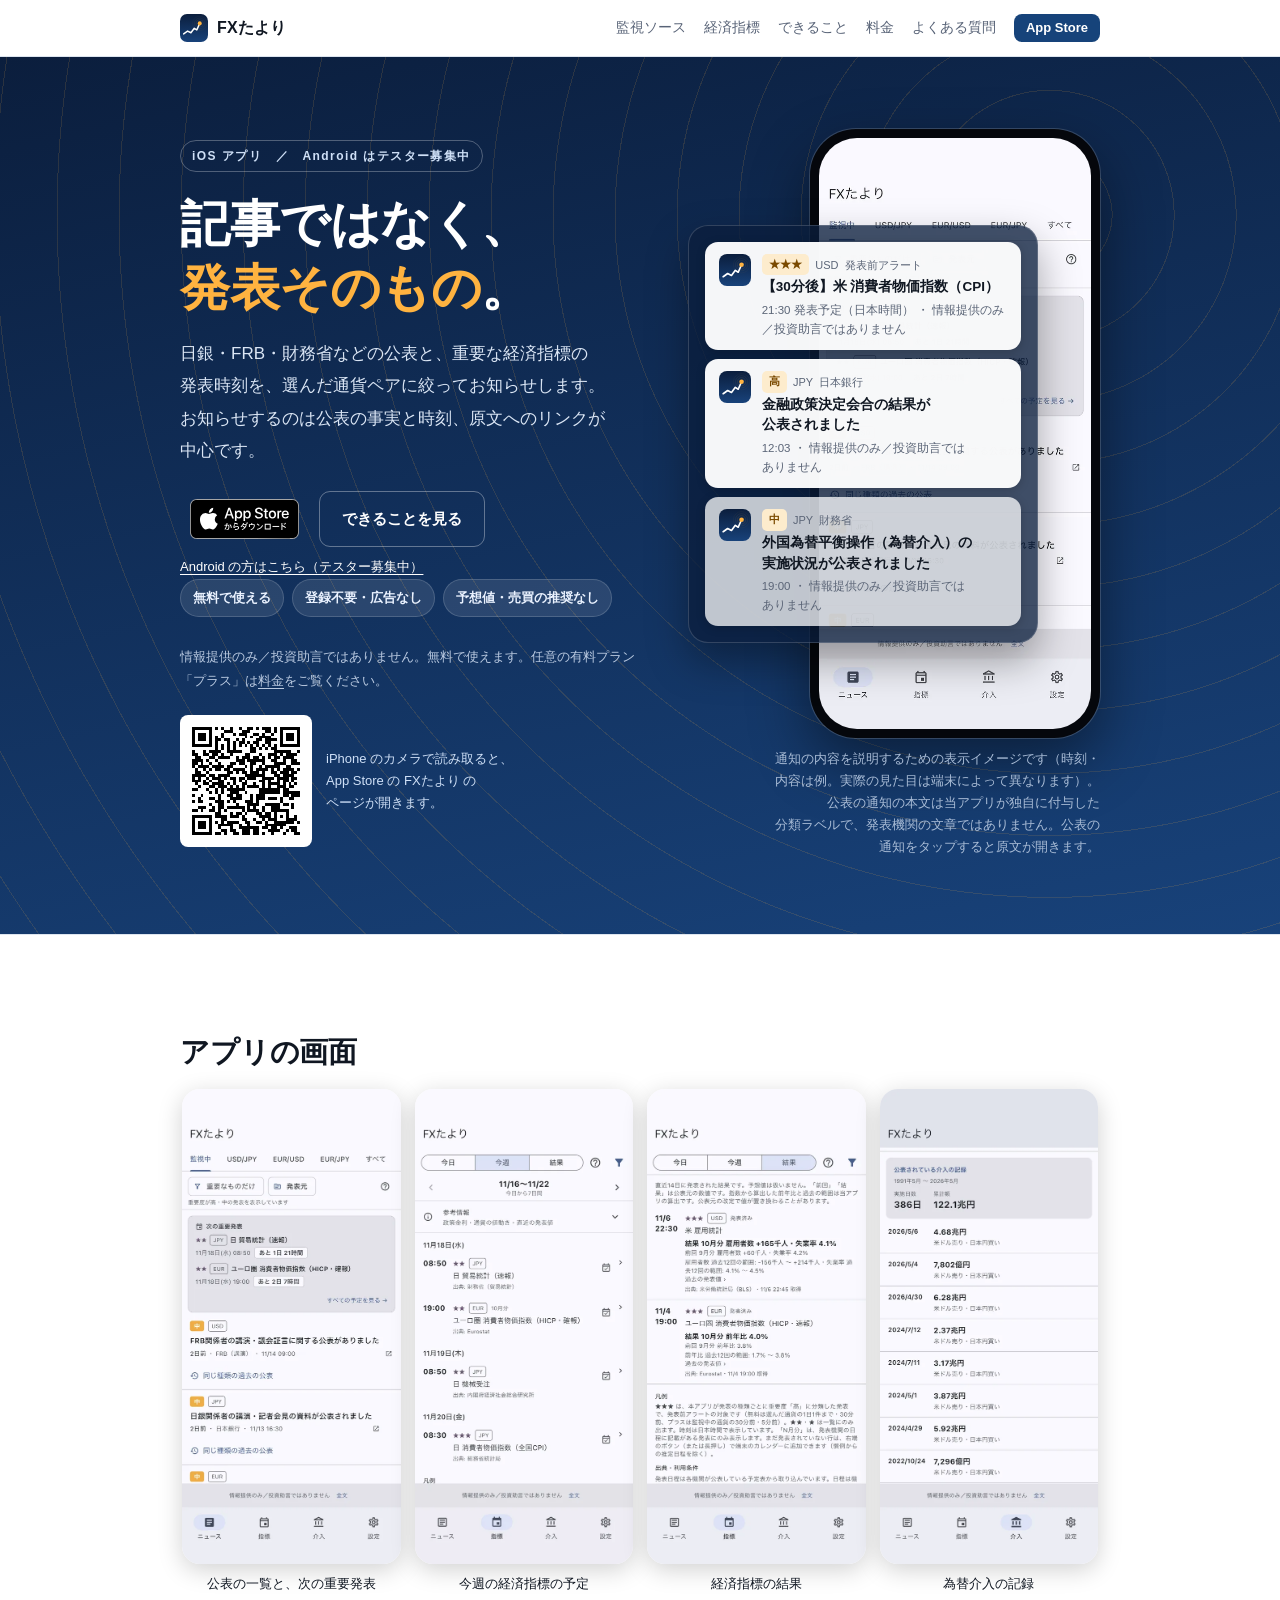
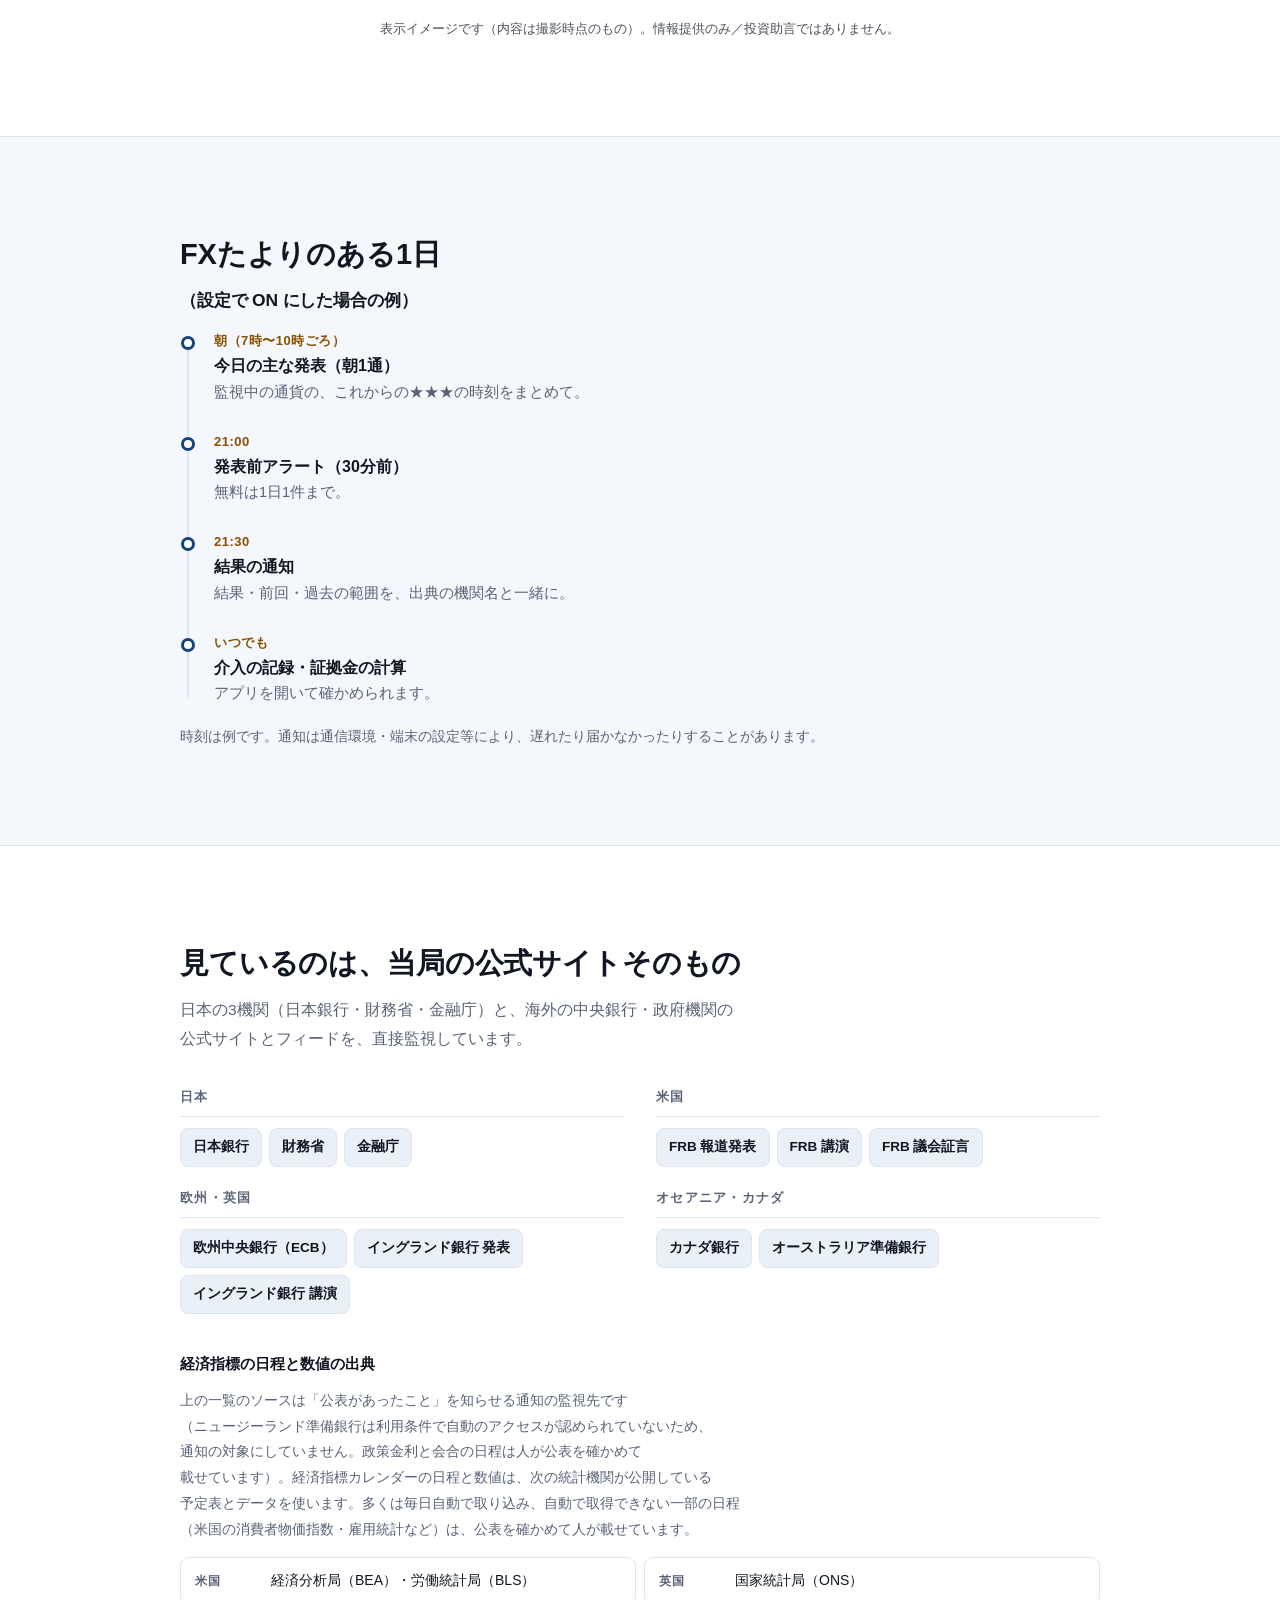
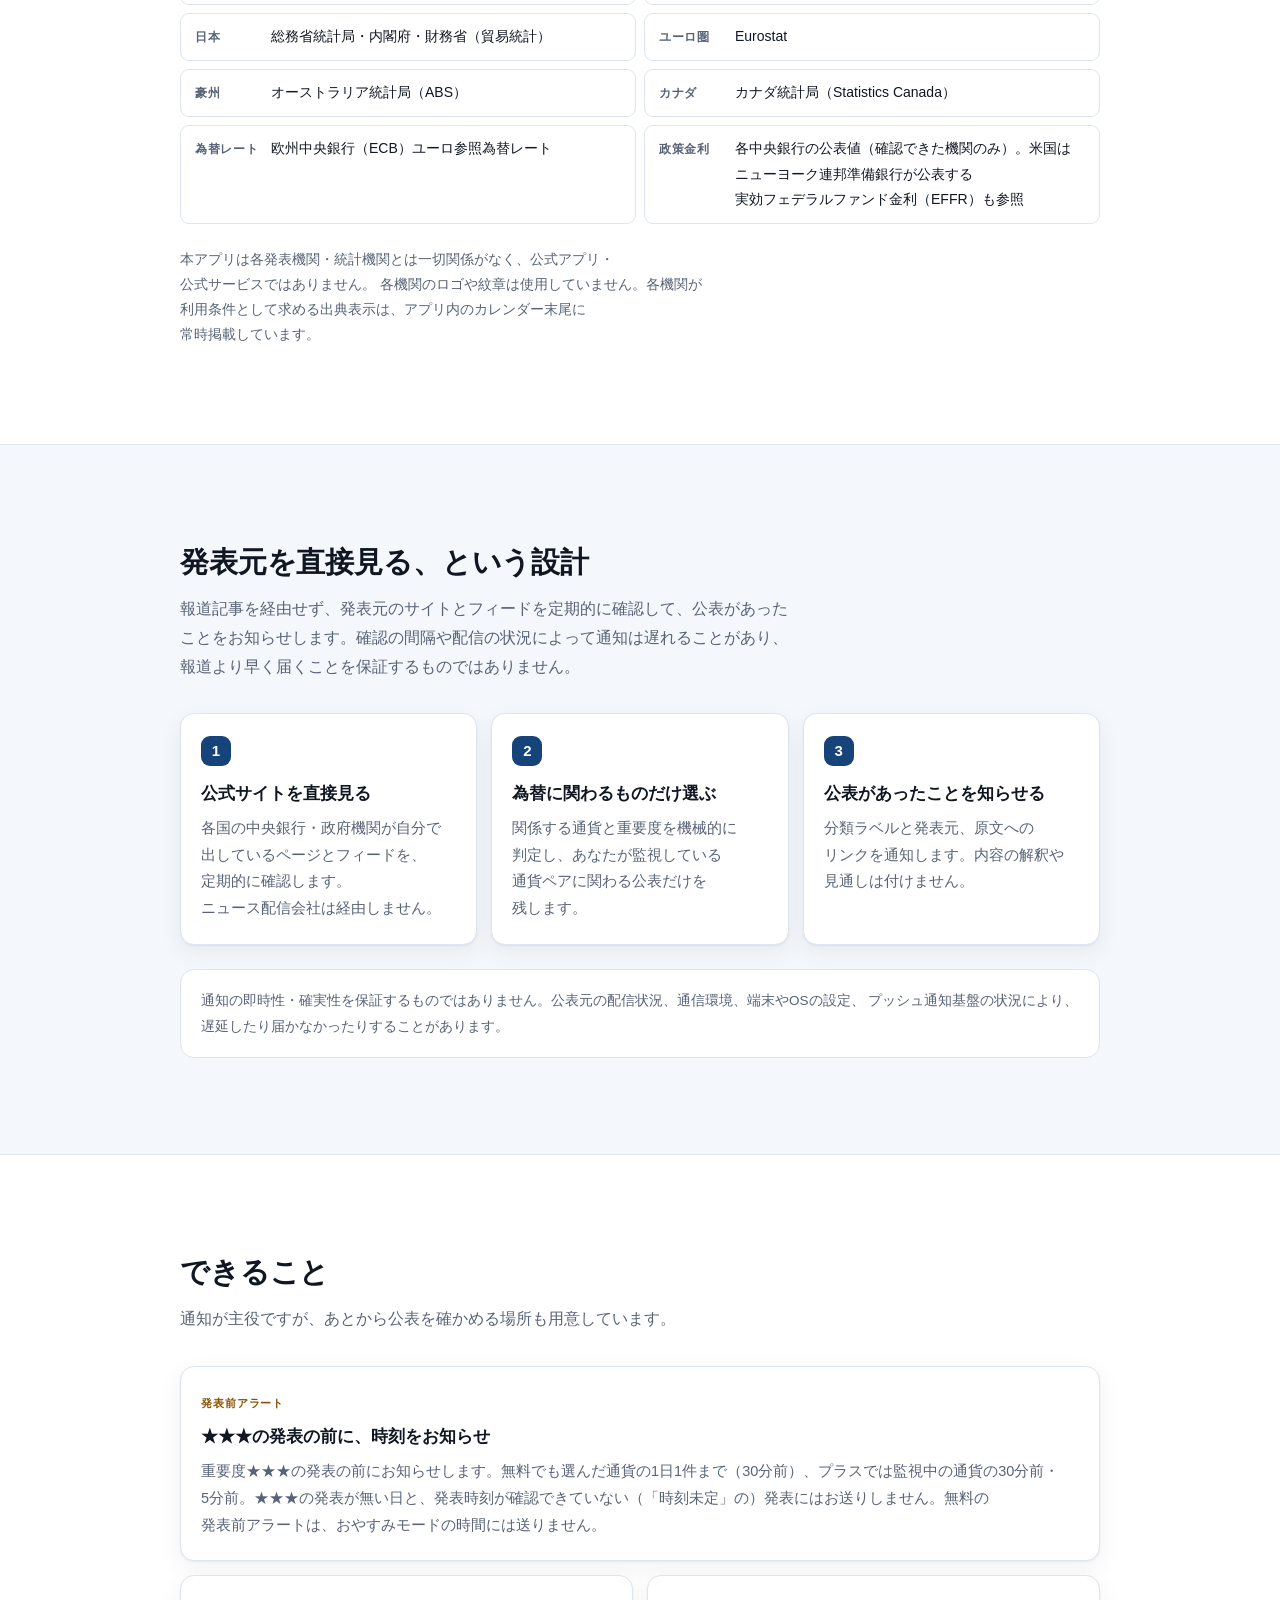
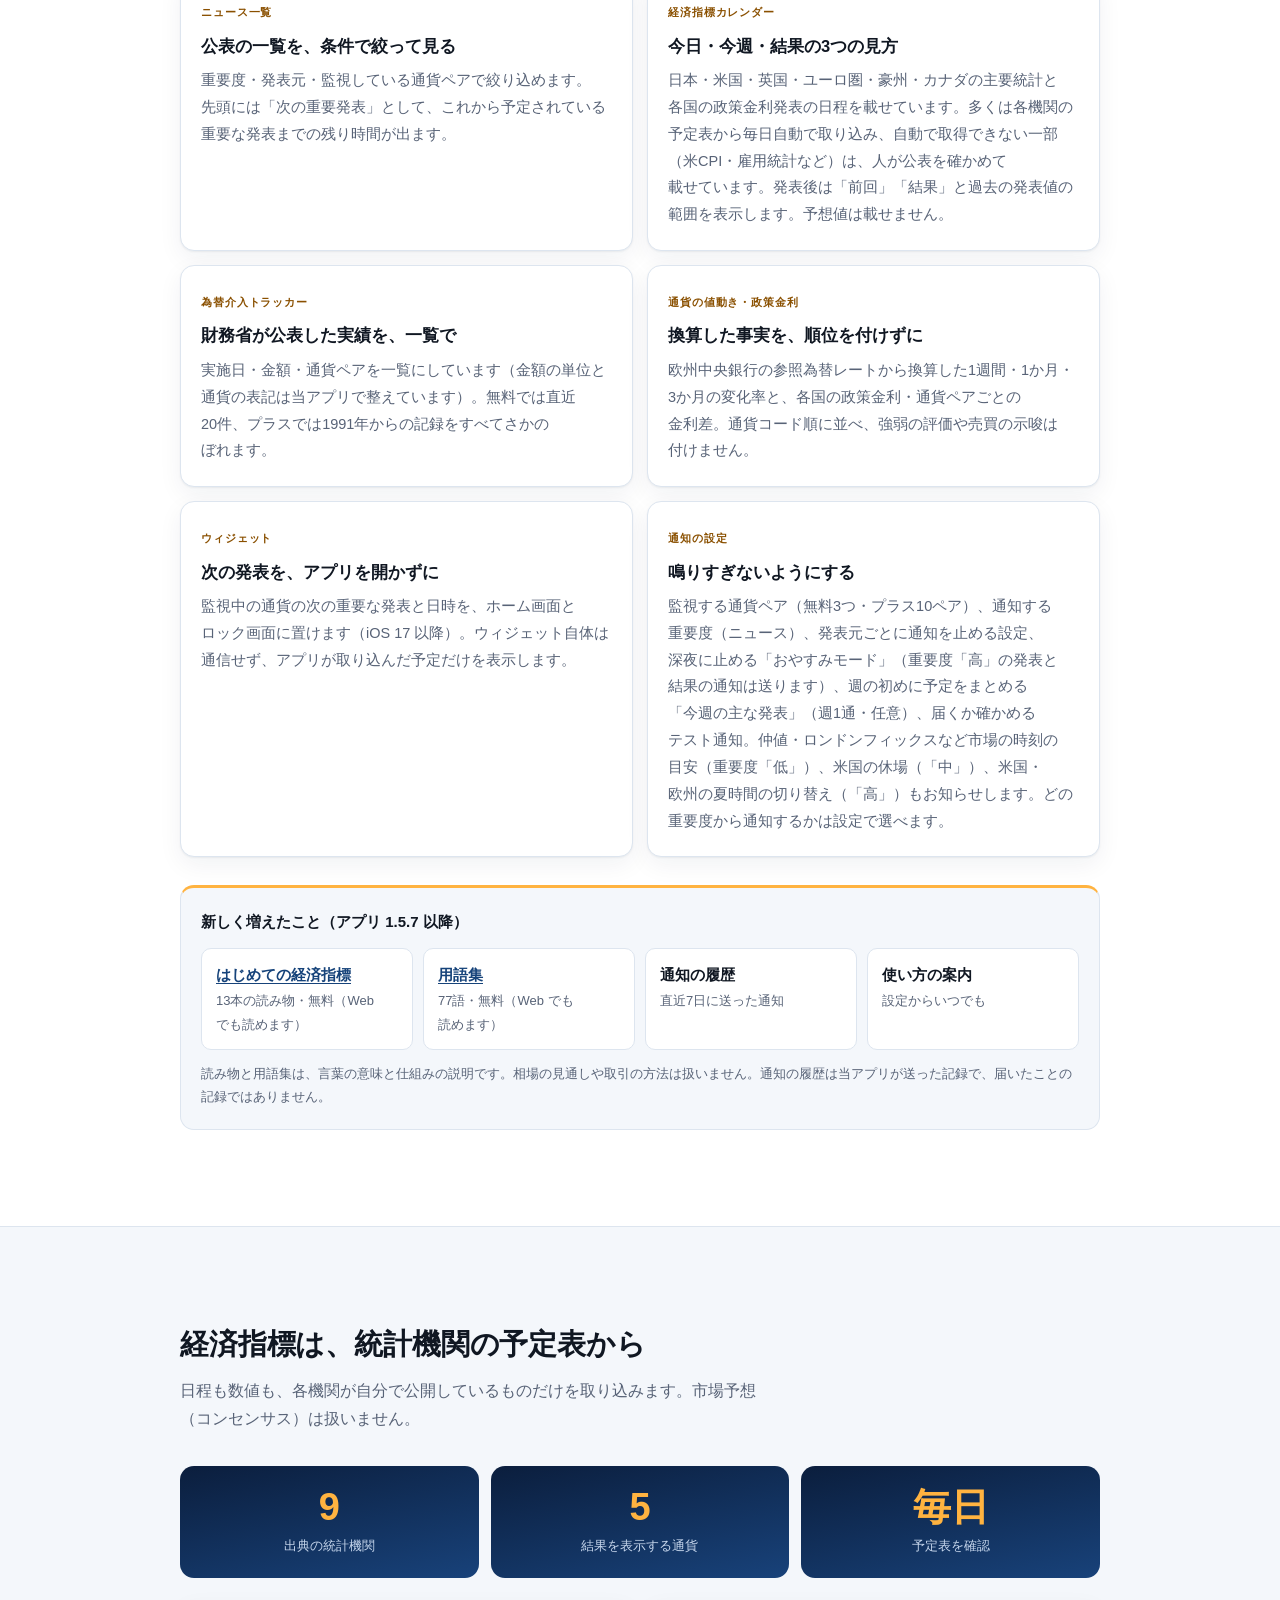
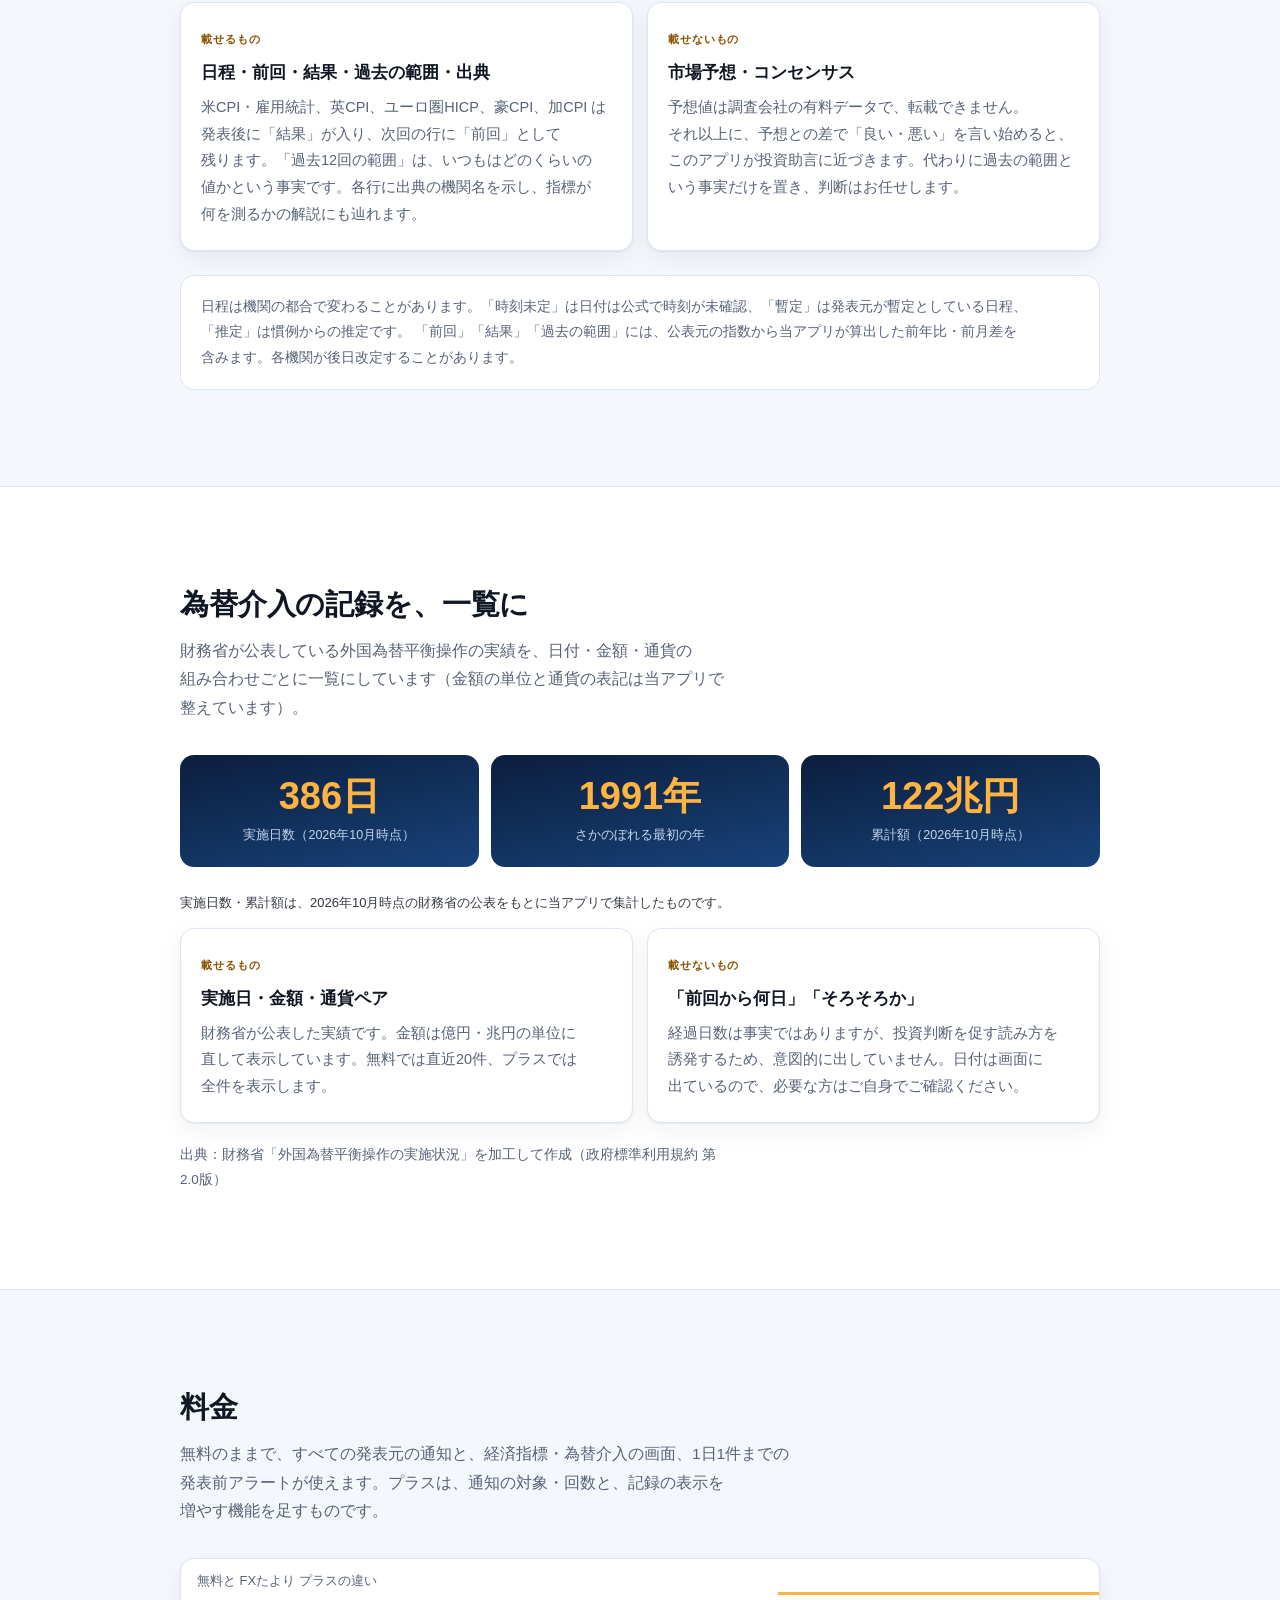
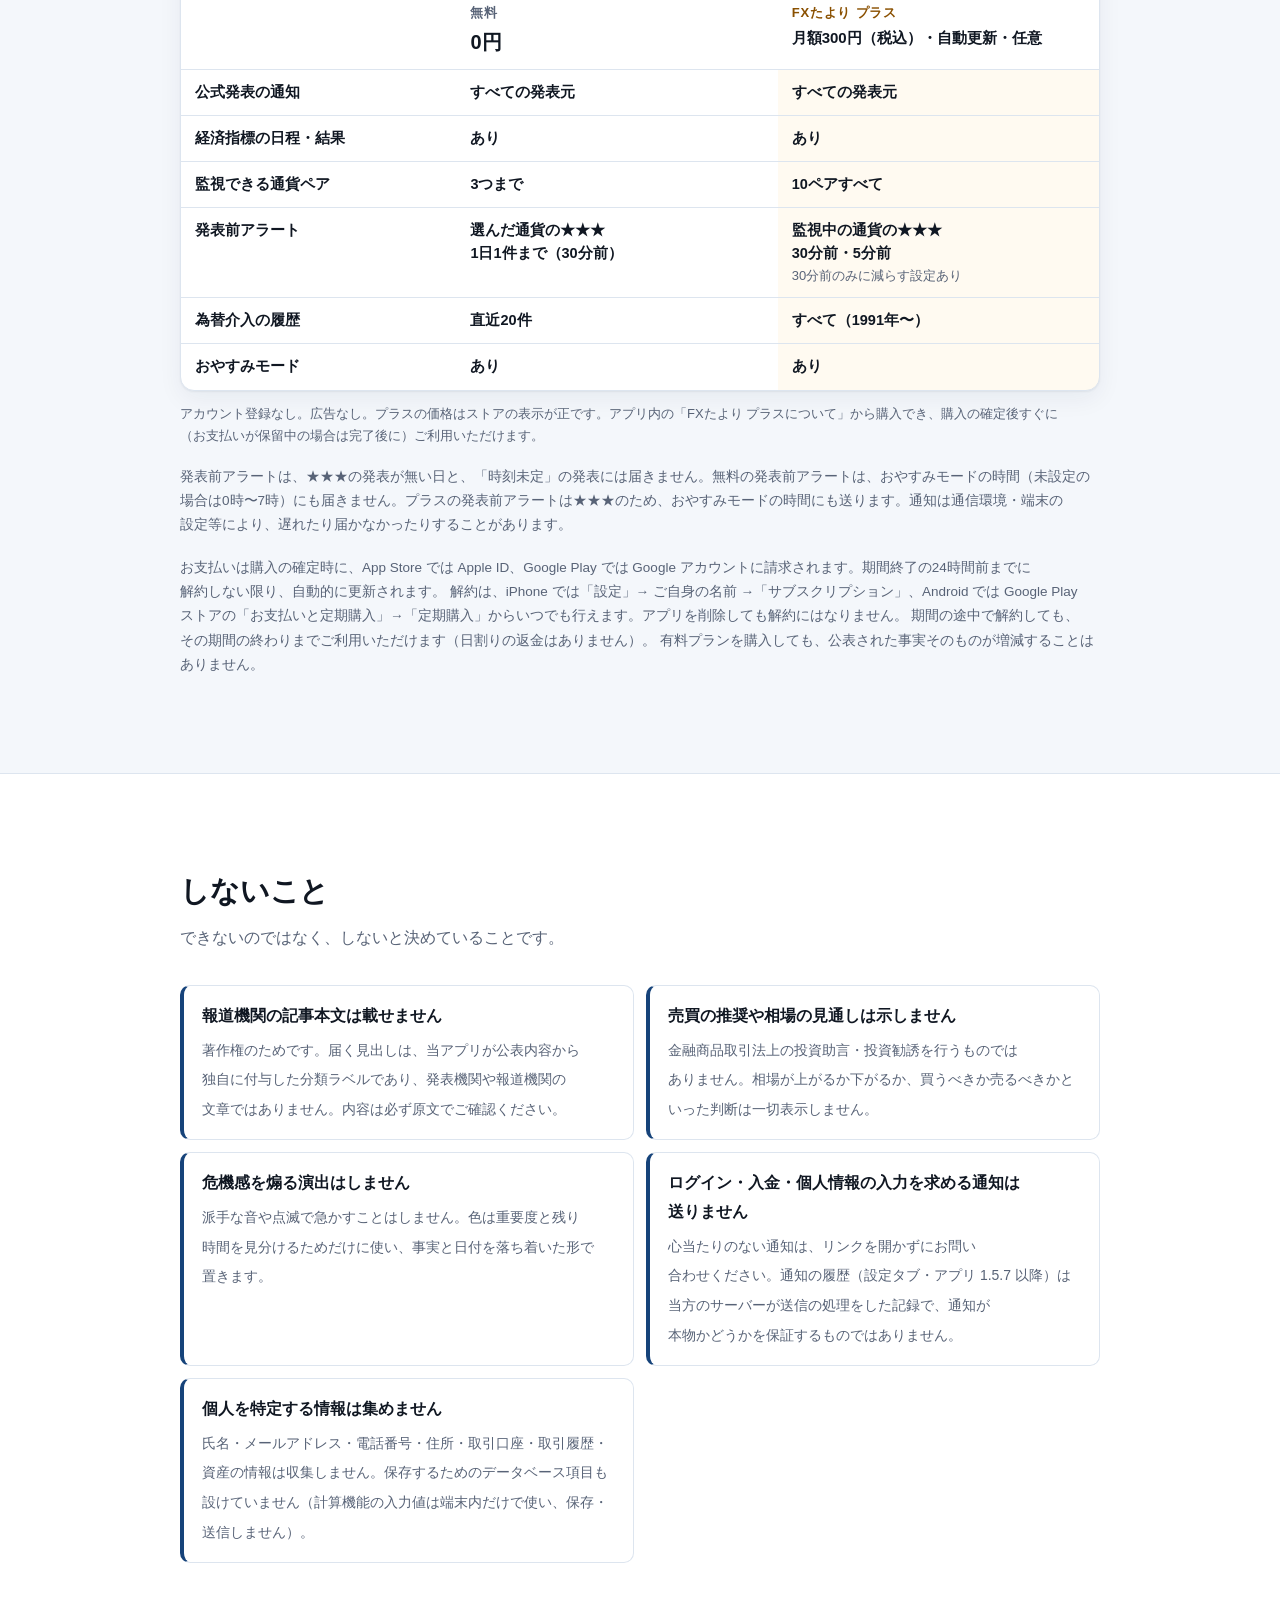
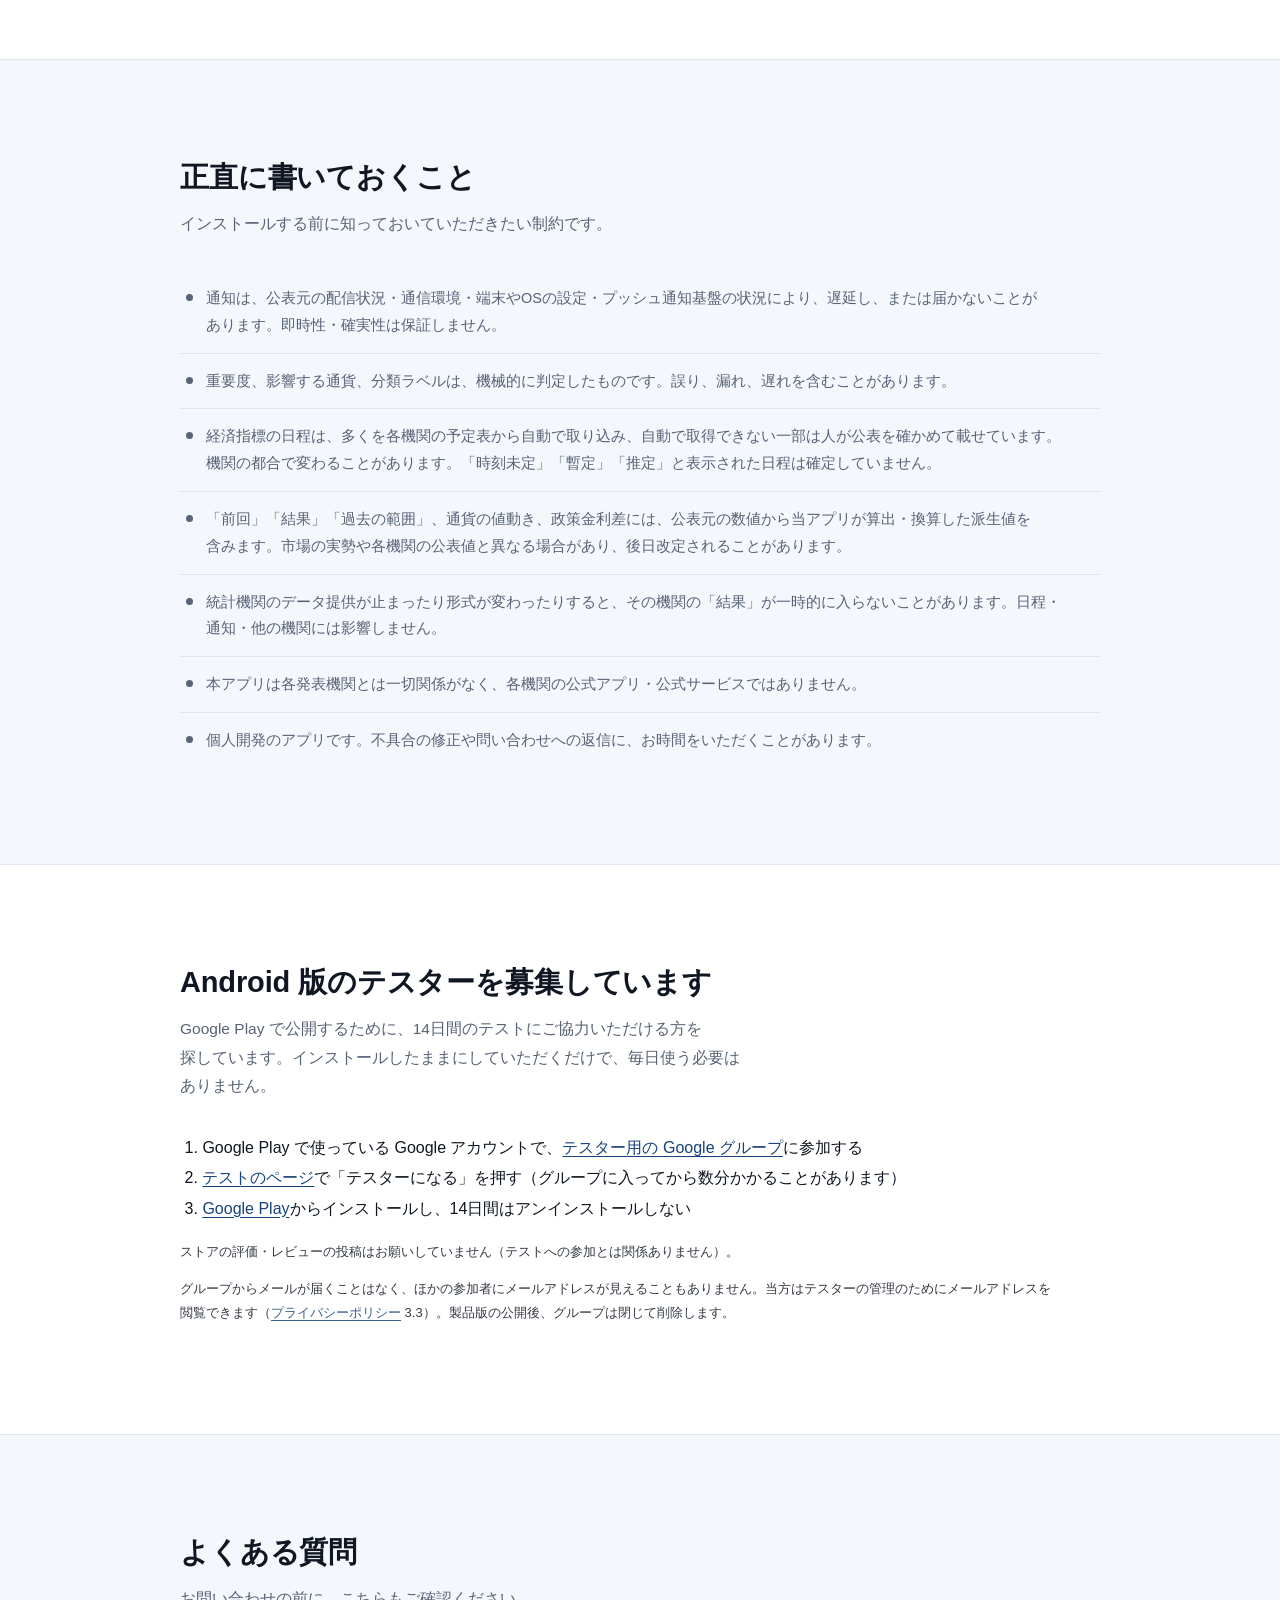
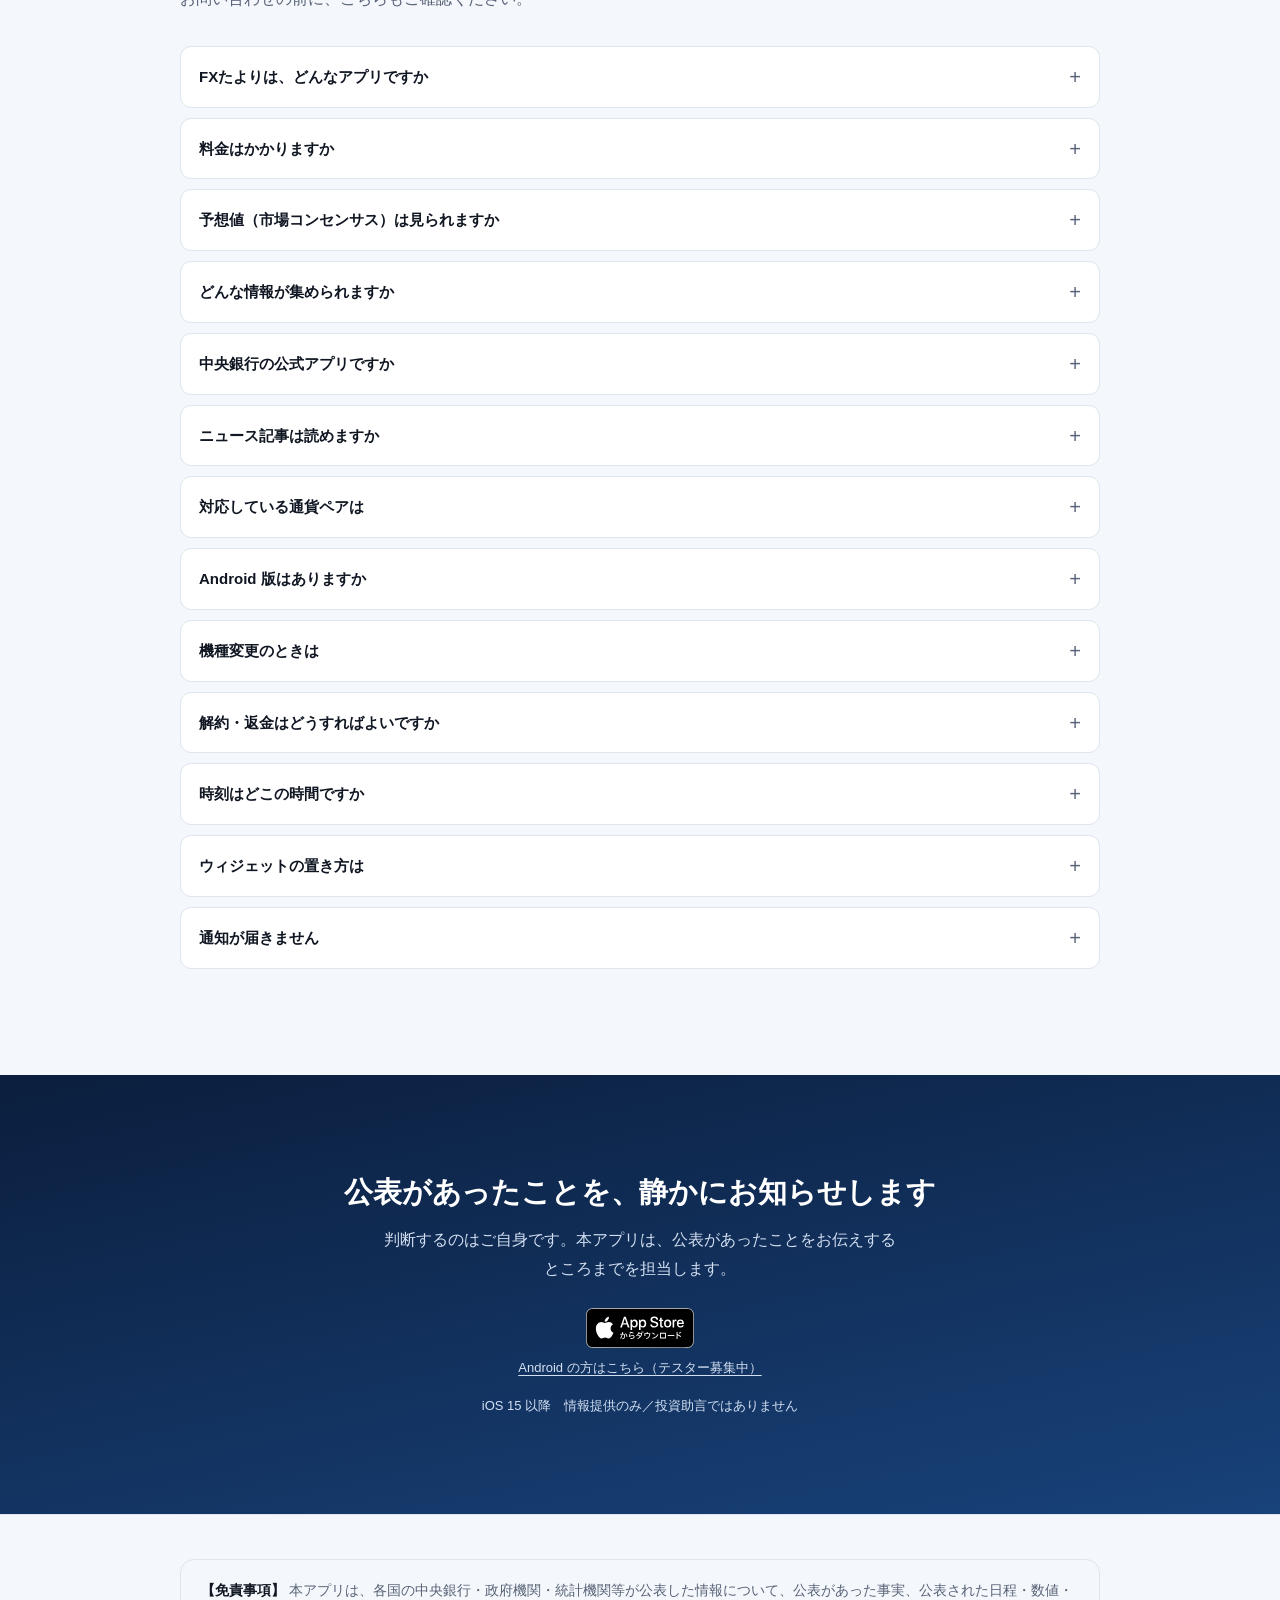
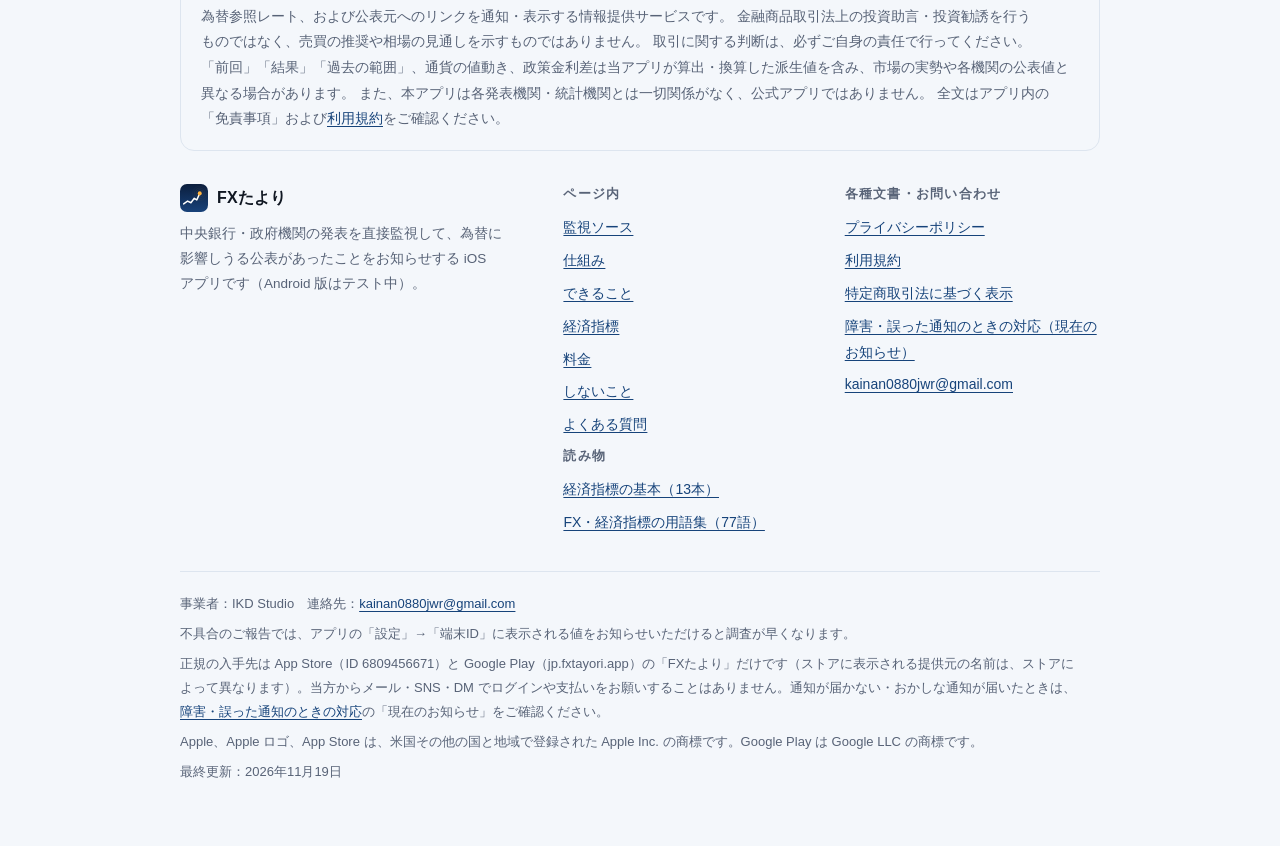
<file: index.html>
<!DOCTYPE html>
<html lang="ja">
<head>
<meta charset="UTF-8">
<meta name="viewport" content="width=device-width, initial-scale=1">
<meta name="google-site-verification" content="IavBgMy1ngc5AR4bJVFGfvv6jiOWJNefcgi2mCF9Tp8" />
<meta http-equiv="Content-Security-Policy" content="default-src 'none'; img-src 'self' data:; style-src 'self' 'unsafe-inline'; base-uri 'none'; form-action 'none'">
<meta name="referrer" content="strict-origin-when-cross-origin">
<title>FXたより — 日銀・FRB・経済指標の発表を通知する為替アプリ</title>
<meta name="description" content="日本銀行・財務省・金融庁・FRB・ECBなどの公式発表を直接監視し、為替に影響しうる公表があったことをお知らせするiOSアプリ（Android はテスター募集中）。経済指標の基本（13本）と用語集（77語）も無料で読めます。予想値は載せません。">
<meta name="apple-itunes-app" content="app-id=6809456671">
<meta name="format-detection" content="telephone=no">
<meta name="color-scheme" content="light dark">
<meta name="theme-color" content="#0b1e3d" media="(prefers-color-scheme: light)">
<meta name="theme-color" content="#0a1424" media="(prefers-color-scheme: dark)">
<meta property="og:type" content="website">
<meta property="og:locale" content="ja_JP">
<meta property="og:site_name" content="FXたより">
<meta property="og:title" content="FXたより — 記事ではなく、発表そのもの。">
<meta property="og:description" content="中央銀行・政府機関の公式発表を直接監視して、為替に影響しうる公表があったことをお知らせします。">
<meta property="og:url" content="https://kainan0880jwr.github.io/fxtayori/">
<meta name="twitter:card" content="summary_large_image">
<meta name="twitter:image" content="https://kainan0880jwr.github.io/fxtayori/og.png">
<meta property="og:image" content="https://kainan0880jwr.github.io/fxtayori/og.png">
<meta property="og:image:width" content="1200">
<meta property="og:image:height" content="630">
<meta property="og:image:alt" content="FXたより — 記事ではなく、発表そのもの。">
<link rel="canonical" href="https://kainan0880jwr.github.io/fxtayori/">
<link rel="alternate" type="text/plain" href="llms.txt" title="FXたより の要約（AI 向け）">
<link rel="apple-touch-icon" href="apple-touch-icon.png">
<script type="application/ld+json">
{
  "@context": "https://schema.org",
  "@type": "MobileApplication",
  "name": "FXたより 為替ニュース通知",
  "operatingSystem": "iOS 15.0 以降",
  "applicationCategory": "FinanceApplication",
  "inLanguage": "ja",
  "description": "中央銀行・政府機関の公式発表を直接監視して、為替に影響しうる公表があったことをお知らせします。経済指標の日程と結果、為替介入の記録も。情報提供のみ／投資助言ではありません。",
  "url": "https://kainan0880jwr.github.io/fxtayori/",
  "installUrl": "https://apps.apple.com/jp/app/id6809456671",
  "screenshot": [
    "https://kainan0880jwr.github.io/fxtayori/img/shot_news.webp",
    "https://kainan0880jwr.github.io/fxtayori/img/shot_week.webp",
    "https://kainan0880jwr.github.io/fxtayori/img/shot_results.webp",
    "https://kainan0880jwr.github.io/fxtayori/img/shot_intervention.webp"
  ],
  "featureList": [
    "中央銀行・政府機関の公表があったことの通知（原文へのリンク付き）",
    "経済指標の日程・前回・結果・過去の範囲",
    "重要度★★★の発表前アラート（無料は選んだ通貨の1日1件まで・30分前）",
    "為替介入の記録（無料は直近20件）",
    "おやすみモード・発表元ごとの通知の停止",
    "証拠金・pips の計算",
    "経済指標の基本（13本の読み物）と FX・経済指標の用語集（77語）"
  ],
  "offers": [
    {"@type": "Offer", "price": "0", "priceCurrency": "JPY", "description": "無料"},
    {"@type": "Offer", "price": "300", "priceCurrency": "JPY", "description": "FXたより プラス（月額・税込・自動更新・任意）",
     "priceSpecification": {"@type": "UnitPriceSpecification", "price": "300", "priceCurrency": "JPY", "billingDuration": "P1M"}}
  ],
  "author": {"@type": "Organization", "name": "IKD Studio"}
}
</script>
<link rel="icon" href="data:image/svg+xml,%3Csvg xmlns='http://www.w3.org/2000/svg' viewBox='0 0 100 100'%3E%3Crect width='100' height='100' rx='22' fill='%230f2a52'/%3E%3Cpath d='M13 71 27 61 39 67 51 51 60 57 70.5 33.5' fill='none' stroke='%23fff' stroke-width='9' stroke-linecap='round' stroke-linejoin='round'/%3E%3Ccircle cx='70.5' cy='33.5' r='13' fill='%23ffb340'/%3E%3C/svg%3E">
<style>
:root{
  --navy-900:#0b1e3d;
  --navy-700:#18427a;
  --navy-600:#16437a;
  --amber:#ffb340;
  --amber-ink:#8a5000;

  --bg:#ffffff;
  --surface:#f4f7fb;
  --surface-2:#eaf0f8;
  --text:#101722;
  --muted:#586377;
  --line:#dde5ef;
  --link:var(--navy-600);
  --radius:14px;
  --maxw:960px;
  --shadow:0 1px 2px rgba(11,30,61,.06), 0 8px 24px rgba(11,30,61,.06);
}
@media (prefers-color-scheme: dark){
  :root{
    --bg:#0a1424;
    --surface:#101f36;
    --surface-2:#16294a;
    --text:#e7edf6;
    --muted:#9dabc2;
    --line:#1f3559;
    --link:#8fbcf0;
    --amber-ink:var(--amber);
    --shadow:0 1px 2px rgba(0,0,0,.4), 0 8px 24px rgba(0,0,0,.35);
  }
}

*,*::before,*::after{box-sizing:border-box}
html{-webkit-text-size-adjust:100%; scroll-behavior:smooth}
@media (prefers-reduced-motion: reduce){ html{scroll-behavior:auto} }
body{
  margin:0;
  background:var(--bg);
  color:var(--text);
  font-family:-apple-system, BlinkMacSystemFont, "Hiragino Sans", "Noto Sans JP", "Yu Gothic", sans-serif;
  font-size:16px;
  line-height:1.85;
  word-break:auto-phrase;
}
h1,h2,h3{font-feature-settings:"palt" 1}
h1,h2{text-wrap:balance}
img,svg{max-width:100%}
a{color:var(--link); text-underline-offset:.2em}
a:focus-visible,button:focus-visible,summary:focus-visible{outline:3px solid var(--amber); outline-offset:3px; border-radius:4px}

.wrap{max-width:var(--maxw); margin-inline:auto; padding-inline:20px}
.sr{position:absolute; width:1px; height:1px; overflow:hidden; clip:rect(0 0 0 0); white-space:nowrap}
.skip{position:absolute; left:-9999px}
.skip:focus{left:12px; top:12px; z-index:99; background:#fff; color:#0b1e3d; padding:10px 14px; border-radius:8px}

.site-header{
  position:sticky; top:0; z-index:20;
  background:var(--bg);
  background:color-mix(in srgb, var(--bg) 88%, transparent);
  backdrop-filter:saturate(140%) blur(10px);
  border-bottom:1px solid var(--line);
}
@supports not (backdrop-filter: blur(1px)){ .site-header{background:var(--bg)} }
.site-header .wrap{display:flex; align-items:center; gap:12px; height:56px}
.brand{display:flex; align-items:center; gap:9px; text-decoration:none; color:inherit; font-weight:700; letter-spacing:.01em}
.brand svg{width:28px; height:28px; border-radius:7px; display:block}
.site-header nav{margin-left:auto; display:flex; align-items:center; gap:18px; font-size:14px}
.site-header nav a{color:var(--muted); text-decoration:none}
.site-header nav a:hover{color:var(--text); text-decoration:underline}
@media (max-width:640px){ .site-header nav a.hide-sp{display:none} }
@media (max-width:420px){ .site-header nav{gap:12px} .site-header nav a.hide-xs{display:none} }
.site-header nav a.nav-cta{
  color:#fff; background:var(--navy-600); font-size:13px; font-weight:700;
  padding:5px 12px; border-radius:8px; line-height:1.4; white-space:nowrap;
}
.site-header nav a.nav-cta:hover{color:#fff; text-decoration:none; background:var(--navy-700)}

.hero{
  background:linear-gradient(168deg, var(--navy-900) 0%, var(--navy-700) 100%);
  color:#fff;
  position:relative;
  overflow:hidden;
}
.hero::before{
  content:"";
  position:absolute; inset:0;
  background:repeating-radial-gradient(circle at 82% 18%, rgba(255,179,64,.13) 0 1px, transparent 1px 62px);
  pointer-events:none;
}
.hero{padding:0}
.hero .wrap{position:relative; padding:clamp(36px,7vw,72px) 20px clamp(40px,7vw,76px)}
.eyebrow{
  display:inline-block; font-size:12px; letter-spacing:.12em; font-weight:600;
  color:#cfe0f7; border:1px solid rgba(255,255,255,.28);
  padding:4px 11px; border-radius:999px; margin:0 0 20px;
}
.hero h1{
  font-size:clamp(30px, 8vw, 50px);
  line-height:1.28; margin:0 0 18px; letter-spacing:-.01em; font-weight:800;
}
.hero h1 .amber{color:var(--amber)}
.hero .lead{font-size:clamp(15px,3.6vw,17px); line-height:1.9; color:#dbe6f5; margin:0 0 24px; max-width:34em}
.chips{display:flex; flex-wrap:wrap; gap:8px; margin:0 0 28px; padding:0; list-style:none}
.chips li{
  font-size:13px; font-weight:600; color:#eaf2ff;
  background:rgba(255,255,255,.10); border:1px solid rgba(255,255,255,.16);
  padding:6px 12px; border-radius:999px;
}
.chips li b{color:var(--amber); font-size:15px; margin-right:2px}

.hero-grid{display:grid; gap:36px; align-items:center}
@media (min-width:860px){ .hero-grid{grid-template-columns:1.15fr .85fr; gap:44px} }

.cta{display:flex; flex-wrap:wrap; gap:10px; align-items:center}
.btn{
  display:inline-flex; align-items:center; gap:8px;
  font-size:15px; font-weight:700; text-decoration:none;
  padding:13px 22px; border-radius:11px; border:1px solid transparent;
}
.btn-primary{background:var(--amber); color:#3a2200}
.btn-primary:hover{background:#ffc266}
.btn-ghost{background:transparent; color:#fff; border-color:rgba(255,255,255,.34)}
.btn-ghost:hover{background:rgba(255,255,255,.10)}
.btn[aria-disabled="true"]{opacity:.55; cursor:default; pointer-events:none}
.cta-note{font-size:13px; color:#b9c9e0; margin:14px 0 0}

.mock{
  background:rgba(255,255,255,.07);
  border:1px solid rgba(255,255,255,.16);
  border-radius:20px; padding:16px;
}
.mock-caption{font-size:13px; color:#a9bcd6; text-align:center; margin:10px 0 0; line-height:1.7}
.device{display:none}
.qr{display:none}
@media (min-width:860px){
  .hero-visual{position:relative}
  .device{
    display:block; width:290px; margin-left:auto; padding:9px;
    border-radius:46px; background:#05070c;
    box-shadow:0 0 0 1px rgba(255,255,255,.16), 0 24px 60px rgba(0,0,0,.45);
  }
  .device img{display:block; width:100%; height:auto; border-radius:38px}
  .hero-visual .mock{
    position:absolute; left:-40px; top:96px; width:350px;
    background:rgba(11,30,61,.78); box-shadow:0 18px 40px rgba(0,0,0,.35);
  }
  .hero-visual .mock-caption{text-align:right; max-width:330px; margin-left:auto}
  .qr{display:flex; gap:14px; align-items:center; margin:22px 0 0; font-size:13px; color:#cfe0f7; line-height:1.7; max-width:26em}
  .qr svg{flex:0 0 auto; display:block; border-radius:8px}
  .qr p{margin:0}
}
.badge{display:inline-block; padding:10px; margin:-10px 0}
.badge img{display:block; height:40px; width:auto}
.cta-sub{font-size:13px; margin:8px 0 0}
.cta-sub a{color:inherit}
.shots{display:flex; gap:14px; overflow-x:auto; border-radius:12px; scroll-snap-type:x mandatory; padding:4px 2px 12px; -webkit-overflow-scrolling:touch}
.shots figure{flex:0 0 68%; margin:0; scroll-snap-align:center}
.shots img{width:100%; height:auto; border-radius:18px; box-shadow:0 6px 24px rgba(0,0,0,.18); display:block}
.shots figcaption{font-size:13px; text-align:center; margin-top:8px}
.shots-note{color:inherit; opacity:.75}
.shots:focus-visible{outline:3px solid var(--amber); outline-offset:4px}
@media (min-width:720px){ .shots figure{flex:0 0 42%} }
@media (min-width:960px){ .shots{overflow:visible; justify-content:center} .shots figure{flex:0 1 220px} }
.stats-note,.note-sm{font-size:13px; opacity:.85; margin-top:10px}
.tester-steps{padding-left:1.4em; line-height:1.9}
.notif{
  background:rgba(255,255,255,.96); color:#101722;
  border-radius:13px; padding:12px 14px; margin-bottom:9px;
  display:flex; gap:11px; align-items:flex-start;
  box-shadow:0 2px 10px rgba(0,0,0,.18);
}
.notif:last-of-type{margin-bottom:0; background:rgba(255,255,255,.74)}
.notif .ic{flex:0 0 auto; width:32px; height:32px; border-radius:8px}
.notif .body{min-width:0}
.notif .top{display:flex; gap:6px; align-items:center; font-size:11px; color:#5b6577; margin-bottom:2px}
.notif .lvl{
  background:#fdeccd; color:#7a4a00; font-weight:700;
  padding:1px 7px; border-radius:5px; font-size:10.5px; letter-spacing:.02em;
}
.notif .title{font-size:13.5px; font-weight:700; line-height:1.55; margin:0}
.notif .sub{font-size:11.5px; color:#5b6577; margin:3px 0 0; line-height:1.6}

section{padding:clamp(56px,9vw,96px) 0}
section + section{border-top:1px solid var(--line)}
.section-alt{background:var(--surface)}
h2{
  font-size:clamp(21px,5vw,29px); line-height:1.45; margin:0 0 12px;
  letter-spacing:-.005em; font-weight:800;
}
.sec-lead{color:var(--muted); font-size:15.5px; margin:0 0 32px; max-width:40em}
h3{font-size:16.5px; margin:0 0 6px; font-weight:700}

.grid{display:grid; gap:14px}
@media (min-width:720px){ .cols-2{grid-template-columns:1fr 1fr} }
@media (min-width:720px){ .cols-3{grid-template-columns:repeat(3,1fr)} }
@media (min-width:720px){ .cols-2 .wide{grid-column:1 / -1} }
.card{
  background:var(--bg); border:1px solid var(--line);
  border-radius:var(--radius); padding:20px 20px 22px; box-shadow:var(--shadow);
}
.section-alt .card{background:var(--bg)}
.card p{margin:0; font-size:14.5px; color:var(--muted); line-height:1.85}
.card .tag{
  display:inline-block; font-size:11px; font-weight:700; letter-spacing:.08em;
  color:var(--amber-ink); margin:0 0 8px;
}

.sources{display:grid; gap:20px}
@media (min-width:720px){ .sources{grid-template-columns:repeat(2,1fr); gap:20px 32px} }
.src-group h3{
  font-size:12.5px; letter-spacing:.1em; color:var(--muted);
  border-bottom:1px solid var(--line); padding-bottom:7px; margin-bottom:11px; font-weight:700;
}
.src-group ul{list-style:none; margin:0; padding:0; display:flex; flex-wrap:wrap; gap:7px}
.src-group li{
  font-size:13.5px; font-weight:600;
  background:var(--surface-2); border:1px solid var(--line);
  padding:6px 12px; border-radius:8px; white-space:nowrap;
}
.section-alt .src-group li{background:var(--bg)}

.steps{counter-reset:s; display:grid; gap:14px}
@media (min-width:820px){ .steps{grid-template-columns:repeat(3,1fr)} }
.step{
  position:relative; background:var(--bg); border:1px solid var(--line);
  border-radius:var(--radius); padding:22px 20px; box-shadow:var(--shadow);
}
.step::before{
  counter-increment:s; content:counter(s);
  display:flex; align-items:center; justify-content:center;
  width:30px; height:30px; border-radius:9px;
  background:var(--navy-600); color:#fff; font-weight:800; font-size:15px;
  margin-bottom:12px;
}
@media (prefers-color-scheme: dark){ .step::before{background:var(--navy-700)} }
.step p{margin:0; font-size:14.5px; color:var(--muted)}

.stats{display:grid; gap:12px; margin:0 0 24px}
@media (min-width:560px){ .stats{grid-template-columns:repeat(3,1fr)} }
.stat{
  background:linear-gradient(168deg, var(--navy-900), var(--navy-700));
  color:#fff; border-radius:var(--radius); padding:20px; text-align:center;
}
.stat b{display:block; font-size:clamp(28px,7vw,38px); line-height:1.15; font-weight:800; color:var(--amber)}
.stat span{display:block; font-size:12.5px; color:#c6d6ec; margin-top:5px}

.nots{list-style:none; margin:0; padding:0; display:grid; gap:12px}
@media (min-width:720px){ .nots{grid-template-columns:1fr 1fr} }
.nots li{
  background:var(--bg); border:1px solid var(--line); border-left:4px solid var(--navy-600);
  border-radius:10px; padding:16px 18px;
}
@media (prefers-color-scheme: dark){ .nots li{border-left-color:var(--link)} }
.nots b{display:block; font-size:15.5px; margin-bottom:4px}
.nots span{font-size:14px; color:var(--muted); line-height:1.8}

.honest{list-style:none; margin:0; padding:0}
.honest li{
  font-size:14.5px; color:var(--muted); line-height:1.85;
  padding:14px 0 14px 26px; border-bottom:1px solid var(--line); position:relative;
}
.honest li:last-child{border-bottom:0}
.honest li::before{
  content:""; position:absolute; left:6px; top:23px;
  width:7px; height:7px; border-radius:50%; background:var(--muted);
}

.faq details{
  border:1px solid var(--line); border-radius:11px;
  background:var(--bg); margin-bottom:10px; overflow:hidden;
}
.faq summary{
  cursor:pointer; list-style:none; padding:16px 46px 16px 18px;
  font-weight:700; font-size:15px; position:relative;
}
.faq summary::-webkit-details-marker{display:none}
.faq summary::after{
  content:"+"; position:absolute; right:18px; top:50%; transform:translateY(-50%);
  font-size:20px; font-weight:400; color:var(--muted); line-height:1;
}
.faq details[open] summary::after{content:"−"}
.faq .a{padding:0 18px 18px; font-size:14.5px; color:var(--muted); margin:0; line-height:1.9}
.faq .a p{margin:0 0 8px}
.faq .a p:last-child{margin:0}

.closing{
  background:linear-gradient(168deg, var(--navy-900), var(--navy-700));
  color:#fff; text-align:center; border-top:0;
}
.closing h2{color:#fff}
.closing p{color:#d3e0f2; max-width:34em; margin-inline:auto}
.closing .cta{justify-content:center}

.compare-wrap{border:1px solid var(--line); overflow:hidden; border-radius:var(--radius); box-shadow:var(--shadow); background:var(--bg)}
.compare{width:100%; table-layout:fixed; border-collapse:collapse; font-size:14.5px; line-height:1.6}
.compare col.label{width:30%}
.compare caption{caption-side:top; text-align:left; font-size:13px; color:var(--muted); padding:12px 16px 0}
.compare th,.compare td{padding:11px 14px; border-top:1px solid var(--line); text-align:left; vertical-align:top}
.compare thead th{border-top:0; font-size:13px; letter-spacing:.06em; color:var(--muted); font-weight:700}
.compare thead th.plus{color:var(--amber-ink); box-shadow:inset 0 3px 0 var(--amber)}
.compare .price-sub{display:block; font-size:20px; letter-spacing:0; color:var(--text); font-weight:800; margin-top:2px}
.compare thead th.plus .price-sub{font-size:15px}
.compare tbody th{font-weight:600}
@media (max-width:560px){
  .compare{font-size:13px}
  .compare th,.compare td{padding:9px 8px}
  .compare caption{padding:10px 10px 0}
  .compare col.label{width:27%}
  .compare .price-sub{font-size:17px}
  .compare thead th.plus .price-sub{font-size:12.5px; font-weight:700}
  .compare small{font-size:13px}
}
.compare td{font-weight:600}
.compare td:last-child{background:color-mix(in srgb, var(--amber) 7%, transparent)}
.compare small{display:block; font-weight:400; font-size:13px; color:var(--muted)}
.note-center{font-size:13px; color:var(--muted); line-height:1.7; margin:12px 0 0}
.fine{font-size:13.5px; color:var(--muted); line-height:1.8; margin:18px 0 0}

.origins{list-style:none; margin:0; padding:0; display:grid; gap:8px}
@media (min-width:720px){ .origins{grid-template-columns:1fr 1fr} }
.origins li{font-size:14px; padding:10px 14px; background:var(--bg); border:1px solid var(--line); border-radius:9px; display:flex; gap:10px; align-items:baseline}
.origins li b{font-size:12px; letter-spacing:.06em; color:var(--muted); flex:0 0 5.5em}

.disclaimer{
  background:var(--surface); border:1px solid var(--line);
  border-radius:var(--radius); padding:18px 20px; font-size:13.5px;
  color:var(--muted); line-height:1.9; margin:0 0 32px;
}
.section-alt .disclaimer{background:var(--bg)}
.disclaimer b{color:var(--text)}

footer{background:var(--surface); border-top:1px solid var(--line); padding:44px 0 56px}
footer .cols{display:grid; gap:26px; margin-bottom:28px}
@media (min-width:720px){ footer .cols{grid-template-columns:1.4fr 1fr 1fr} }
footer h3{font-size:12.5px; letter-spacing:.1em; color:var(--muted); margin-bottom:9px}
footer ul{list-style:none; margin:0; padding:0}
footer li{margin-bottom:7px; font-size:14px}
footer .about{font-size:13.5px; color:var(--muted); margin:10px 0 0; max-width:26em}
.legal{border-top:1px solid var(--line); padding-top:20px; font-size:13px; color:var(--muted)}
.legal p{margin:0 0 6px}

.new-band{margin:28px 0 0; padding:20px; border:1px solid var(--line); border-top:3px solid var(--amber); border-radius:var(--radius); background:var(--surface)}
.new-band h3{font-size:15px; margin:0 0 12px}
.new-band ul{list-style:none; margin:0; padding:0; display:grid; gap:10px}
@media (min-width:560px){ .new-band ul{grid-template-columns:1fr 1fr} }
@media (min-width:900px){ .new-band ul{grid-template-columns:repeat(4,1fr)} }
.new-band li{background:var(--bg); border:1px solid var(--line); border-radius:10px; padding:12px 14px}
.new-band li b{display:block; font-size:15px}
.new-band li span{display:block; font-size:13px; color:var(--muted)}
.new-band p{margin:12px 0 0; font-size:13px; color:var(--muted); line-height:1.8}

.day{list-style:none; margin:0; padding:0; position:relative; max-width:42em}
.day::before{content:""; position:absolute; left:7px; top:10px; bottom:10px; width:2px; background:var(--line)}
.day li{position:relative; padding:0 0 24px 34px}
.day li:last-child{padding-bottom:0}
.day li::before{
  content:""; position:absolute; left:1px; top:.45em;
  width:14px; height:14px; border-radius:50%;
  background:var(--bg); border:3px solid var(--navy-600);
}
@media (prefers-color-scheme: dark){ .day li::before{border-color:var(--link)} }
.day .when{display:block; font-size:13px; font-weight:700; letter-spacing:.04em; color:var(--amber-ink)}
.day b{display:block; font-size:16px; line-height:1.6}
.day span.what{display:block; font-size:14.5px; color:var(--muted)}

@media (prefers-reduced-motion: no-preference){
  @supports (animation-timeline: view()){
    @keyframes fade-in{from{opacity:0} to{opacity:1}}
    .card,.step,.nots li,.day li{animation:fade-in linear both; animation-timeline:view(); animation-range:entry 0% entry 35%}
  }
}
</style>
<script type="application/ld+json" id="faq-ld">
{
 "@context": "https://schema.org",
 "@type": "FAQPage",
 "mainEntity": [
  {
   "@type": "Question",
   "name": "FXたよりは、どんなアプリですか",
   "acceptedAnswer": {
    "@type": "Answer",
    "text": "重要な経済指標の発表時刻と、日本銀行・財務省・金融庁・FRB・ECB などの中央銀行・政府機関の公表があったことを、選んだ通貨ペアに絞ってお知らせする iPhone アプリです（Android 版はテスト中）。公表は、各機関の公式サイトとフィードを直接見て確かめています。経済指標の日程・前回・結果、為替介入の記録、経済指標の基本（13本）（https://kainan0880jwr.github.io/fxtayori/learn.html）と用語集（77語）（https://kainan0880jwr.github.io/fxtayori/glossary.html）も見られます。情報提供のみで、売買の推奨や相場の見通しは示しません。通知は遅れたり届かなかったりすることがあります。無料で使え、任意の有料プラン「FXたより プラス」（月額300円・税込。価格はストアの表示が正です）があります。App Store で見る（https://apps.apple.com/app/apple-store/id6809456671?pt=129108253\u0026ct=lp_faq\u0026mt=8）"
   }
  },
  {
   "@type": "Question",
   "name": "料金はかかりますか",
   "acceptedAnswer": {
    "@type": "Answer",
    "text": "無料で使えます。すべての発表元の通知、経済指標カレンダーと結果、為替介入の直近20件、監視ペア3つまで、選んだ通貨の★★★の発表前アラート（1日1件まで・30分前）が無料の範囲です。 任意の有料プラン「FXたより プラス」（月額300円・自動更新）で、監視ペアが10すべてに、監視中の通貨の★★★の発表の30分前・5分前の発表前アラート、1991年からの為替介入の記録の表示が加わります。詳しくは料金（https://kainan0880jwr.github.io/fxtayori/#pricing）をご覧ください。"
   }
  },
  {
   "@type": "Question",
   "name": "予想値（市場コンセンサス）は見られますか",
   "acceptedAnswer": {
    "@type": "Answer",
    "text": "載せていません。予想値は調査会社の有料データで、転載できないことに加え、予想との差で評価を始めると投資助言に近づくためです。代わりに「前回」「結果」と「過去の発表値の範囲」という事実だけを表示します。"
   }
  },
  {
   "@type": "Question",
   "name": "どんな情報が集められますか",
   "acceptedAnswer": {
    "@type": "Answer",
    "text": "氏名・メールアドレス・電話番号・住所・取引口座・取引履歴・資産に関する情報は収集しません。通知を届けるため、および不具合の調査と利用している端末の数の集計のために、技術的な情報（端末ID・通知の宛先のトークン・アプリの版・同意した免責事項の版など）を取り扱います。詳しくはプライバシーポリシー（https://kainan0880jwr.github.io/fxtayori/privacy.html）をご覧ください。 プッシュ通知の配信に Google の Firebase Cloud Messaging を利用しているため、アプリの起動時に、Firebase のインストールID・端末とOSの種別・IPアドレスなどが Google（米国）へ送信されます（通知を許可しない場合も送信されます）。通知を許可すると、通知の宛先のトークンも送信されます。また、端末ID・設定・アプリの版などが当方のサーバー（Cloudflare／米国・アジア）へ送信されます。氏名・メールアドレス・取引の情報は集めません。有料プランの決済は Apple または Google が処理し、当方が持つのは有効期限と、購入を確かめるための取引の識別子（Google Play はそのハッシュ値）だけです。詳しくはプライバシーポリシー（https://kainan0880jwr.github.io/fxtayori/privacy.html）をご確認ください。"
   }
  },
  {
   "@type": "Question",
   "name": "中央銀行の公式アプリですか",
   "acceptedAnswer": {
    "@type": "Answer",
    "text": "いいえ。本アプリは日本銀行、財務省、金融庁、米連邦準備制度理事会、欧州中央銀行その他の発表機関とは一切関係がなく、各機関の公式アプリ・公式サービスではありません。"
   }
  },
  {
   "@type": "Question",
   "name": "ニュース記事は読めますか",
   "acceptedAnswer": {
    "@type": "Answer",
    "text": "報道機関の記事本文は掲載していません。通知や一覧からは、発表機関が公開している原文のページを開けます。"
   }
  },
  {
   "@type": "Question",
   "name": "対応している通貨ペアは",
   "acceptedAnswer": {
    "@type": "Answer",
    "text": "USD/JPY、EUR/USD、EUR/JPY、GBP/JPY、GBP/USD、AUD/JPY、AUD/USD、USD/CAD、NZD/JPY、NZD/USD の10ペアです。無料では3つまで、プラスでは10すべてを同時に監視できます。"
   }
  },
  {
   "@type": "Question",
   "name": "Android 版はありますか",
   "acceptedAnswer": {
    "@type": "Answer",
    "text": "現在はクローズドテストの段階です。テスターを募集しています（https://kainan0880jwr.github.io/fxtayori/#android）。公開の時期が決まりましたらこのページでお知らせします。"
   }
  },
  {
   "@type": "Question",
   "name": "機種変更のときは",
   "acceptedAnswer": {
    "@type": "Answer",
    "text": "通知の設定（監視する通貨ペア・おやすみモードなど）は新しい端末に引き継がれません。新しい端末のアプリで選び直してください。Android では、機種変更の際にアプリのデータを引き継ぎません。 プラスは、新しい端末のアプリの「FXたより プラスについて」で「購入を復元する」を押すと引き継げます（購入したときと同じ Apple ID／Google アカウントで）。1つのご契約で3台までご利用いただけます（30日以上使っていない端末は数えません）。"
   }
  },
  {
   "@type": "Question",
   "name": "解約・返金はどうすればよいですか",
   "acceptedAnswer": {
    "@type": "Answer",
    "text": "解約は、各ストアのサブスクリプションの画面から行えます（iPhone は「設定」→ ご自身の名前 →「サブスクリプション」、Android は Google Play ストアの「お支払いと定期購入」→「定期購入」）。アプリを削除しても解約にはなりません。 購入後のキャンセル・返金は、各ストアの規定によります。"
   }
  },
  {
   "@type": "Question",
   "name": "時刻はどこの時間ですか",
   "acceptedAnswer": {
    "@type": "Answer",
    "text": "日本時間です。米国・欧州の夏時間の切り替え（米国は3月・11月、欧州は3月・10月）の前後で、日本時間で見た発表時刻が1時間ずれます。"
   }
  },
  {
   "@type": "Question",
   "name": "ウィジェットの置き方は",
   "acceptedAnswer": {
    "@type": "Answer",
    "text": "iOS 17 以降で、アプリを一度開いたあと、ホーム画面を長押し →「編集」→「ウィジェットを追加」（iOS 17 では左上の「＋」）→「FXたより」を選びます。ロック画面には、ロック画面を長押し →「カスタマイズ」から置けます。表示されるのは、アプリが取り込んだ次の重要な発表と日時です。ウィジェット自体は通信しないため、予定を更新するにはアプリを開いてください。"
   }
  },
  {
   "@type": "Question",
   "name": "通知が届きません",
   "acceptedAnswer": {
    "@type": "Answer",
    "text": "まずアプリの「設定」からテスト通知をお試しください。端末側で通知が許可されていない場合は、設定画面から端末の通知設定を開けます。アプリ 1.5.7 以降では、「設定」の通知の履歴（送信の記録）で、当方が送信の処理をしたかを確かめられます（届いたことの記録ではありません）。それでも届かない場合は、「設定」に表示される端末IDを添えてご連絡（mailto:kainan0880jwr@gmail.com）ください。調査が早くなります。"
   }
  }
 ]
}
</script>
</head>
<body>

<a class="skip" href="#main">本文へスキップ</a>

<svg width="0" height="0" style="position:absolute" aria-hidden="true" focusable="false">
  <defs>
    <linearGradient id="g" x1="0" y1="0" x2="0" y2="1">
      <stop offset="0" stop-color="#0b1e3d"/><stop offset="1" stop-color="#18427a"/>
    </linearGradient>
    <symbol id="mark" viewBox="0 0 100 100">
      <rect width="100" height="100" fill="url(#g)"/>
      <g fill="none" stroke="#ffb340">
        <circle cx="70.5" cy="33.5" r="25.5" stroke-width=".8" opacity=".17"/>
        <circle cx="70.5" cy="33.5" r="19"   stroke-width=".8" opacity=".24"/>
        <circle cx="70.5" cy="33.5" r="13"   stroke-width=".8" opacity=".35"/>
      </g>
      <path d="M13 71 27 61 39 67 51 51 60 57 70.5 33.5" fill="none" stroke="#fff"
            stroke-width="5.2" stroke-linecap="round" stroke-linejoin="round"/>
      <circle cx="70.5" cy="33.5" r="7.2" fill="#ffb340"/>
    </symbol>
  </defs>
</svg>

<header class="site-header">
  <div class="wrap">
    <a class="brand" href="#top">
      <svg viewBox="0 0 100 100" aria-hidden="true"><use href="#mark"/></svg>
      <span>FXたより</span>
    </a>
    <nav aria-label="ページ内">
      <a href="#sources" class="hide-xs">監視ソース</a>
      <a href="#calendar" class="hide-sp">経済指標</a>
      <a href="#features" class="hide-sp">できること</a>
      <a href="#pricing">料金</a>
      <a href="#faq" class="hide-sp">よくある質問</a>
      <a class="nav-cta" href="https://apps.apple.com/app/apple-store/id6809456671?pt=129108253&amp;ct=lp_header&amp;mt=8" rel="noopener">App Store</a>
    </nav>
  </div>
</header>

<main id="main">
<div id="top"></div>

<section class="hero">
  <div class="wrap">
    <div class="hero-grid">
      <div>
        <p class="eyebrow">iOS アプリ　／　Android はテスター募集中</p>
        <h1>記事ではなく、<br><span class="amber">発表そのもの</span>。</h1>
        <p class="lead">
          日銀・FRB・財務省などの公表と、重要な経済指標の発表時刻を、選んだ通貨ペアに絞ってお知らせします。お知らせするのは公表の事実と時刻、原文へのリンクが中心です。
        </p>
        <div class="cta">
          <a class="badge" href="https://apps.apple.com/app/apple-store/id6809456671?pt=129108253&amp;ct=lp_top&amp;mt=8" rel="noopener"><img src="img/app-store-badge-ja.svg" width="109" height="40" alt="App Store からダウンロード"></a>
          <a class="btn btn-ghost" href="#features">できることを見る</a>
        </div>
        <p class="cta-sub"><a href="#android">Android の方はこちら（テスター募集中）</a></p>

        <ul class="chips">
          <li>無料で使える</li>
          <li>登録不要・広告なし</li>
          <li>予想値・売買の推奨なし</li>
        </ul>

        <p class="cta-note">情報提供のみ／投資助言ではありません。無料で使えます。任意の有料プラン「プラス」は<a href="#pricing" style="color:inherit">料金</a>をご覧ください。</p>

        <div class="qr">
          <svg class="qr-code" viewBox="-4 -4 45 45" width="132" height="132" role="img" aria-label="App Store の FXたより のページを開く QR コード" shape-rendering="crispEdges"><rect x="-4" y="-4" width="45" height="45" fill="#fff"/><path fill="#000" d="M0 0h7v1h-7zM8 0h1v1h-1zM10 0h1v1h-1zM13 0h1v1h-1zM16 0h1v1h-1zM19 0h2v1h-2zM22 0h1v1h-1zM24 0h3v1h-3zM28 0h1v1h-1zM30 0h7v1h-7zM0 1h1v1h-1zM6 1h1v1h-1zM11 1h3v1h-3zM17 1h3v1h-3zM25 1h2v1h-2zM28 1h1v1h-1zM30 1h1v1h-1zM36 1h1v1h-1zM0 2h1v1h-1zM2 2h3v1h-3zM6 2h1v1h-1zM10 2h1v1h-1zM14 2h1v1h-1zM16 2h3v1h-3zM21 2h2v1h-2zM24 2h1v1h-1zM27 2h1v1h-1zM30 2h1v1h-1zM32 2h3v1h-3zM36 2h1v1h-1zM0 3h1v1h-1zM2 3h3v1h-3zM6 3h1v1h-1zM8 3h1v1h-1zM10 3h1v1h-1zM18 3h1v1h-1zM20 3h1v1h-1zM23 3h4v1h-4zM30 3h1v1h-1zM32 3h3v1h-3zM36 3h1v1h-1zM0 4h1v1h-1zM2 4h3v1h-3zM6 4h1v1h-1zM8 4h2v1h-2zM11 4h2v1h-2zM15 4h1v1h-1zM17 4h1v1h-1zM22 4h2v1h-2zM25 4h4v1h-4zM30 4h1v1h-1zM32 4h3v1h-3zM36 4h1v1h-1zM0 5h1v1h-1zM6 5h1v1h-1zM8 5h1v1h-1zM12 5h1v1h-1zM14 5h1v1h-1zM16 5h2v1h-2zM19 5h1v1h-1zM21 5h2v1h-2zM25 5h2v1h-2zM30 5h1v1h-1zM36 5h1v1h-1zM0 6h7v1h-7zM8 6h1v1h-1zM10 6h1v1h-1zM12 6h1v1h-1zM14 6h1v1h-1zM16 6h1v1h-1zM18 6h1v1h-1zM20 6h1v1h-1zM22 6h1v1h-1zM24 6h1v1h-1zM26 6h1v1h-1zM28 6h1v1h-1zM30 6h7v1h-7zM8 7h1v1h-1zM10 7h1v1h-1zM12 7h1v1h-1zM14 7h1v1h-1zM20 7h2v1h-2zM23 7h1v1h-1zM25 7h1v1h-1zM27 7h2v1h-2zM0 8h1v1h-1zM4 8h1v1h-1zM6 8h4v1h-4zM12 8h5v1h-5zM20 8h2v1h-2zM28 8h6v1h-6zM36 8h1v1h-1zM0 9h2v1h-2zM4 9h2v1h-2zM7 9h2v1h-2zM10 9h1v1h-1zM13 9h1v1h-1zM18 9h2v1h-2zM23 9h1v1h-1zM26 9h3v1h-3zM30 9h1v1h-1zM32 9h4v1h-4zM1 10h2v1h-2zM6 10h2v1h-2zM9 10h4v1h-4zM15 10h1v1h-1zM17 10h3v1h-3zM21 10h2v1h-2zM24 10h1v1h-1zM26 10h1v1h-1zM28 10h2v1h-2zM31 10h4v1h-4zM0 11h4v1h-4zM5 11h1v1h-1zM8 11h1v1h-1zM15 11h3v1h-3zM19 11h6v1h-6zM27 11h2v1h-2zM31 11h1v1h-1zM34 11h2v1h-2zM0 12h2v1h-2zM3 12h1v1h-1zM6 12h1v1h-1zM9 12h1v1h-1zM13 12h2v1h-2zM16 12h2v1h-2zM20 12h2v1h-2zM24 12h1v1h-1zM28 12h4v1h-4zM34 12h3v1h-3zM0 13h1v1h-1zM2 13h4v1h-4zM7 13h4v1h-4zM12 13h2v1h-2zM18 13h1v1h-1zM20 13h1v1h-1zM23 13h1v1h-1zM25 13h5v1h-5zM32 13h2v1h-2zM1 14h1v1h-1zM4 14h1v1h-1zM6 14h1v1h-1zM8 14h2v1h-2zM11 14h2v1h-2zM14 14h4v1h-4zM20 14h1v1h-1zM22 14h4v1h-4zM27 14h1v1h-1zM29 14h1v1h-1zM31 14h4v1h-4zM36 14h1v1h-1zM1 15h2v1h-2zM5 15h1v1h-1zM12 15h2v1h-2zM15 15h1v1h-1zM17 15h2v1h-2zM20 15h3v1h-3zM24 15h1v1h-1zM27 15h2v1h-2zM30 15h3v1h-3zM34 15h2v1h-2zM0 16h5v1h-5zM6 16h2v1h-2zM9 16h4v1h-4zM18 16h7v1h-7zM28 16h2v1h-2zM31 16h4v1h-4zM0 17h1v1h-1zM2 17h1v1h-1zM5 17h1v1h-1zM7 17h3v1h-3zM11 17h1v1h-1zM13 17h2v1h-2zM16 17h2v1h-2zM19 17h3v1h-3zM24 17h4v1h-4zM29 17h4v1h-4zM34 17h2v1h-2zM0 18h3v1h-3zM4 18h1v1h-1zM6 18h1v1h-1zM9 18h2v1h-2zM14 18h1v1h-1zM16 18h1v1h-1zM18 18h1v1h-1zM23 18h2v1h-2zM26 18h1v1h-1zM29 18h1v1h-1zM31 18h2v1h-2zM34 18h1v1h-1zM1 19h1v1h-1zM4 19h2v1h-2zM7 19h4v1h-4zM12 19h1v1h-1zM14 19h1v1h-1zM17 19h2v1h-2zM21 19h1v1h-1zM24 19h1v1h-1zM26 19h4v1h-4zM31 19h1v1h-1zM33 19h1v1h-1zM35 19h1v1h-1zM2 20h1v1h-1zM6 20h2v1h-2zM9 20h3v1h-3zM13 20h1v1h-1zM15 20h1v1h-1zM17 20h1v1h-1zM19 20h4v1h-4zM24 20h1v1h-1zM26 20h1v1h-1zM29 20h3v1h-3zM33 20h2v1h-2zM0 21h2v1h-2zM5 21h1v1h-1zM8 21h1v1h-1zM10 21h1v1h-1zM12 21h6v1h-6zM23 21h7v1h-7zM31 21h2v1h-2zM6 22h1v1h-1zM8 22h1v1h-1zM10 22h1v1h-1zM13 22h3v1h-3zM18 22h1v1h-1zM23 22h7v1h-7zM31 22h6v1h-6zM0 23h1v1h-1zM3 23h1v1h-1zM9 23h1v1h-1zM12 23h2v1h-2zM15 23h2v1h-2zM20 23h1v1h-1zM22 23h3v1h-3zM31 23h2v1h-2zM34 23h3v1h-3zM2 24h1v1h-1zM6 24h2v1h-2zM9 24h1v1h-1zM13 24h4v1h-4zM20 24h1v1h-1zM22 24h3v1h-3zM26 24h3v1h-3zM30 24h1v1h-1zM33 24h2v1h-2zM0 25h1v1h-1zM2 25h2v1h-2zM8 25h3v1h-3zM12 25h1v1h-1zM14 25h1v1h-1zM18 25h3v1h-3zM22 25h1v1h-1zM30 25h1v1h-1zM6 26h1v1h-1zM9 26h2v1h-2zM15 26h1v1h-1zM19 26h4v1h-4zM25 26h5v1h-5zM31 26h2v1h-2zM34 26h1v1h-1zM2 27h3v1h-3zM7 27h1v1h-1zM9 27h2v1h-2zM12 27h6v1h-6zM19 27h1v1h-1zM21 27h1v1h-1zM24 27h1v1h-1zM27 27h3v1h-3zM34 27h1v1h-1zM0 28h2v1h-2zM3 28h1v1h-1zM6 28h2v1h-2zM9 28h1v1h-1zM11 28h1v1h-1zM17 28h1v1h-1zM19 28h4v1h-4zM24 28h1v1h-1zM27 28h6v1h-6zM8 29h2v1h-2zM13 29h1v1h-1zM15 29h2v1h-2zM18 29h1v1h-1zM22 29h2v1h-2zM25 29h2v1h-2zM28 29h1v1h-1zM32 29h1v1h-1zM0 30h7v1h-7zM8 30h4v1h-4zM13 30h3v1h-3zM17 30h1v1h-1zM23 30h4v1h-4zM28 30h1v1h-1zM30 30h1v1h-1zM32 30h1v1h-1zM35 30h1v1h-1zM0 31h1v1h-1zM6 31h1v1h-1zM10 31h2v1h-2zM17 31h2v1h-2zM21 31h1v1h-1zM24 31h1v1h-1zM26 31h3v1h-3zM32 31h4v1h-4zM0 32h1v1h-1zM2 32h3v1h-3zM6 32h1v1h-1zM8 32h1v1h-1zM10 32h1v1h-1zM12 32h4v1h-4zM18 32h2v1h-2zM22 32h2v1h-2zM25 32h1v1h-1zM28 32h7v1h-7zM36 32h1v1h-1zM0 33h1v1h-1zM2 33h3v1h-3zM6 33h1v1h-1zM9 33h5v1h-5zM16 33h1v1h-1zM19 33h1v1h-1zM25 33h7v1h-7zM0 34h1v1h-1zM2 34h3v1h-3zM6 34h1v1h-1zM9 34h1v1h-1zM13 34h1v1h-1zM16 34h7v1h-7zM24 34h2v1h-2zM27 34h2v1h-2zM30 34h1v1h-1zM33 34h3v1h-3zM0 35h1v1h-1zM6 35h1v1h-1zM10 35h2v1h-2zM13 35h2v1h-2zM17 35h3v1h-3zM21 35h2v1h-2zM26 35h4v1h-4zM32 35h1v1h-1zM34 35h2v1h-2zM0 36h7v1h-7zM8 36h2v1h-2zM11 36h1v1h-1zM14 36h2v1h-2zM17 36h3v1h-3zM21 36h2v1h-2zM24 36h1v1h-1zM27 36h1v1h-1zM31 36h1v1h-1zM35 36h2v1h-2z"/></svg>
          <p>iPhone のカメラで読み取ると、App Store の FXたより のページが開きます。</p>
        </div>
      </div>

      <div class="hero-visual">
        <div class="device">
          <picture>
            <source media="(min-width:860px)" srcset="img/shot_news.webp" width="540" height="1173">
            <img src="[data-uri]" width="540" height="1173" loading="eager" fetchpriority="high" alt="ニュースの画面。次の重要な発表の予定と、ECB・日本銀行などの公表の一覧">
          </picture>
        </div>
        <div class="mock" role="img"
             aria-label="通知の表示イメージ。米国の消費者物価指数の発表30分前を知らせる発表前アラート、日本銀行の公表を重要度「高」として知らせる通知、財務省の公表を重要度「中」として知らせる通知が並んでいます。末尾に「情報提供のみ／投資助言ではありません」と付きます。">
          <div class="notif">
            <svg class="ic" viewBox="0 0 100 100" aria-hidden="true"><use href="#mark"/></svg>
            <div class="body">
              <div class="top"><span class="lvl">★★★</span><span>USD</span><span>発表前アラート</span></div>
              <p class="title">【30分後】米 消費者物価指数（CPI）</p>
              <p class="sub">21:30 発表予定（日本時間） ・ 情報提供のみ／投資助言ではありません</p>
            </div>
          </div>
          <div class="notif">
            <svg class="ic" viewBox="0 0 100 100" aria-hidden="true"><use href="#mark"/></svg>
            <div class="body">
              <div class="top"><span class="lvl">高</span><span>JPY</span><span>日本銀行</span></div>
              <p class="title">金融政策決定会合の結果が公表されました</p>
              <p class="sub">12:03 ・ 情報提供のみ／投資助言ではありません</p>
            </div>
          </div>
          <div class="notif">
            <svg class="ic" viewBox="0 0 100 100" aria-hidden="true"><use href="#mark"/></svg>
            <div class="body">
              <div class="top"><span class="lvl">中</span><span>JPY</span><span>財務省</span></div>
              <p class="title">外国為替平衡操作（為替介入）の実施状況が公表されました</p>
              <p class="sub">19:00 ・ 情報提供のみ／投資助言ではありません</p>
            </div>
          </div>
        </div>
        <p class="mock-caption">通知の内容を説明するための表示イメージです（時刻・内容は例。実際の見た目は端末によって異なります）。公表の通知の本文は当アプリが独自に付与した分類ラベルで、発表機関の文章ではありません。公表の通知をタップすると原文が開きます。</p>
      </div>
    </div>
  </div>
</section>

<section id="screens" aria-label="画面">
  <div class="wrap">
    <h2>アプリの画面</h2>
    <div class="shots" role="region" aria-label="アプリの画面" tabindex="0">
      <figure><img src="img/shot_news.webp" width="540" height="1173" loading="lazy" decoding="async" alt="ニュースの画面。次の重要な発表の予定と、ECB・日本銀行などの公表の一覧"><figcaption>公表の一覧と、次の重要発表</figcaption></figure>
      <figure><img src="img/shot_week.webp" width="540" height="1173" loading="lazy" decoding="async" alt="経済指標の今週の画面。発表の日時・重要度・通貨・出典の一覧"><figcaption>今週の経済指標の予定</figcaption></figure>
      <figure><img src="img/shot_results.webp" width="540" height="1173" loading="lazy" decoding="async" alt="経済指標の結果の画面。発表された数値と前回の値の一覧"><figcaption>経済指標の結果</figcaption></figure>
      <figure><img src="img/shot_intervention.webp" width="540" height="1173" loading="lazy" decoding="async" alt="為替介入の画面。財務省が公表した介入の日付と金額の一覧"><figcaption>為替介入の記録</figcaption></figure>
    </div>
    <p class="mock-caption shots-note">表示イメージです（内容は撮影時点のもの）。情報提供のみ／投資助言ではありません。</p>
  </div>
</section>

<section id="day" class="section-alt">
  <div class="wrap">
    <h2>FXたよりのある1日<br><small style="font-size:.6em; font-weight:700">（設定で ON にした場合の例）</small></h2>
    <ol class="day">
      <li><span class="when">朝（7時〜10時ごろ）</span><b>今日の主な発表（朝1通）</b><span class="what">監視中の通貨の、これからの★★★の時刻をまとめて。</span></li>
      <li><span class="when">21:00</span><b>発表前アラート（30分前）</b><span class="what">無料は1日1件まで。</span></li>
      <li><span class="when">21:30</span><b>結果の通知</b><span class="what">結果・前回・過去の範囲を、出典の機関名と一緒に。</span></li>
      <li><span class="when">いつでも</span><b>介入の記録・証拠金の計算</b><span class="what">アプリを開いて確かめられます。</span></li>
    </ol>
    <p class="fine">時刻は例です。通知は通信環境・端末の設定等により、遅れたり届かなかったりすることがあります。</p>
  </div>
</section>

<section id="sources">
  <div class="wrap">
    <h2>見ているのは、当局の公式サイトそのもの</h2>
    <p class="sec-lead">
      日本の3機関（日本銀行・財務省・金融庁）と、海外の中央銀行・政府機関の公式サイトとフィードを、直接監視しています。
    </p>

    <div class="sources">
      <div class="src-group">
        <h3>日本</h3>
        <ul>
          <li>日本銀行</li>
          <li>財務省</li>
          <li>金融庁</li>
        </ul>
      </div>
      <div class="src-group">
        <h3>米国</h3>
        <ul>
          <li>FRB 報道発表</li>
          <li>FRB 講演</li>
          <li>FRB 議会証言</li>
        </ul>
      </div>
      <div class="src-group">
        <h3>欧州・英国</h3>
        <ul>
          <li>欧州中央銀行（ECB）</li>
          <li>イングランド銀行 発表</li>
          <li>イングランド銀行 講演</li>
        </ul>
      </div>
      <div class="src-group">
        <h3>オセアニア・カナダ</h3>
        <ul>
          <li>カナダ銀行</li>
          <li>オーストラリア準備銀行</li>
        </ul>
      </div>
    </div>

    <h3 style="margin:36px 0 10px; font-size:15px">経済指標の日程と数値の出典</h3>
    <p class="sec-lead" style="margin:0 0 14px; font-size:14px">
      上の一覧のソースは「公表があったこと」を知らせる通知の監視先です（ニュージーランド準備銀行は利用条件で自動のアクセスが認められていないため、通知の対象にしていません。政策金利と会合の日程は人が公表を確かめて載せています）。経済指標カレンダーの日程と数値は、次の統計機関が公開している予定表とデータを使います。多くは毎日自動で取り込み、自動で取得できない一部の日程（米国の消費者物価指数・雇用統計など）は、公表を確かめて人が載せています。
    </p>
    <ul class="origins">
      <li><b>米国</b><span>経済分析局（BEA）・労働統計局（BLS）</span></li>
      <li><b>英国</b><span>国家統計局（ONS）</span></li>
      <li><b>日本</b><span>総務省統計局・内閣府・財務省（貿易統計）</span></li>
      <li><b>ユーロ圏</b><span>Eurostat</span></li>
      <li><b>豪州</b><span>オーストラリア統計局（ABS）</span></li>
      <li><b>カナダ</b><span>カナダ統計局（Statistics Canada）</span></li>
      <li><b>為替レート</b><span>欧州中央銀行（ECB）ユーロ参照為替レート</span></li>
      <li><b>政策金利</b><span>各中央銀行の公表値（確認できた機関のみ）。米国はニューヨーク連邦準備銀行が公表する実効フェデラルファンド金利（EFFR）も参照</span></li>
    </ul>

    <p class="sec-lead" style="margin:24px 0 0; font-size:13.5px">
      本アプリは各発表機関・統計機関とは一切関係がなく、公式アプリ・公式サービスではありません。
      各機関のロゴや紋章は使用していません。各機関が利用条件として求める出典表示は、アプリ内のカレンダー末尾に常時掲載しています。
    </p>
  </div>
</section>

<section id="how" class="section-alt">
  <div class="wrap">
    <h2>発表元を直接見る、という設計</h2>
    <p class="sec-lead">
      報道記事を経由せず、発表元のサイトとフィードを定期的に確認して、公表があったことをお知らせします。確認の間隔や配信の状況によって通知は遅れることがあり、報道より早く届くことを保証するものではありません。
    </p>

    <div class="steps">
      <div class="step">
        <h3>公式サイトを直接見る</h3>
        <p>各国の中央銀行・政府機関が自分で出しているページとフィードを、定期的に確認します。ニュース配信会社は経由しません。</p>
      </div>
      <div class="step">
        <h3>為替に関わるものだけ選ぶ</h3>
        <p>関係する通貨と重要度を機械的に判定し、あなたが監視している通貨ペアに関わる公表だけを残します。</p>
      </div>
      <div class="step">
        <h3>公表があったことを知らせる</h3>
        <p>分類ラベルと発表元、原文へのリンクを通知します。内容の解釈や見通しは付けません。</p>
      </div>
    </div>

    <div class="disclaimer" style="margin:24px 0 0">
      通知の即時性・確実性を保証するものではありません。公表元の配信状況、通信環境、端末やOSの設定、
      プッシュ通知基盤の状況により、遅延したり届かなかったりすることがあります。
    </div>
  </div>
</section>

<section id="features">
  <div class="wrap">
    <h2>できること</h2>
    <p class="sec-lead">通知が主役ですが、あとから公表を確かめる場所も用意しています。</p>

    <div class="grid cols-2">
      <div class="card wide">
        <p class="tag">発表前アラート</p>
        <h3>★★★の発表の前に、時刻をお知らせ</h3>
        <p>重要度★★★の発表の前にお知らせします。無料でも選んだ通貨の1日1件まで（30分前）、プラスでは監視中の通貨の30分前・5分前。★★★の発表が無い日と、発表時刻が確認できていない（「時刻未定」の）発表にはお送りしません。無料の発表前アラートは、おやすみモードの時間には送りません。</p>
      </div>
      <div class="card">
        <p class="tag">ニュース一覧</p>
        <h3>公表の一覧を、条件で絞って見る</h3>
        <p>重要度・発表元・監視している通貨ペアで絞り込めます。先頭には「次の重要発表」として、これから予定されている重要な発表までの残り時間が出ます。</p>
      </div>
      <div class="card">
        <p class="tag">経済指標カレンダー</p>
        <h3>今日・今週・結果の3つの見方</h3>
        <p>日本・米国・英国・ユーロ圏・豪州・カナダの主要統計と各国の政策金利発表の日程を載せています。多くは各機関の予定表から毎日自動で取り込み、自動で取得できない一部（米CPI・雇用統計など）は、人が公表を確かめて載せています。発表後は「前回」「結果」と過去の発表値の範囲を表示します。予想値は載せません。</p>
      </div>
      <div class="card">
        <p class="tag">為替介入トラッカー</p>
        <h3>財務省が公表した実績を、一覧で</h3>
        <p>実施日・金額・通貨ペアを一覧にしています（金額の単位と通貨の表記は当アプリで整えています）。無料では直近20件、プラスでは1991年からの記録をすべてさかのぼれます。</p>
      </div>
      <div class="card">
        <p class="tag">通貨の値動き・政策金利</p>
        <h3>換算した事実を、順位を付けずに</h3>
        <p>欧州中央銀行の参照為替レートから換算した1週間・1か月・3か月の変化率と、各国の政策金利・通貨ペアごとの金利差。通貨コード順に並べ、強弱の評価や売買の示唆は付けません。</p>
      </div>
      <div class="card">
        <p class="tag">ウィジェット</p>
        <h3>次の発表を、アプリを開かずに</h3>
        <p>監視中の通貨の次の重要な発表と日時を、ホーム画面とロック画面に置けます（iOS 17 以降）。ウィジェット自体は通信せず、アプリが取り込んだ予定だけを表示します。</p>
      </div>
      <div class="card">
        <p class="tag">通知の設定</p>
        <h3>鳴りすぎないようにする</h3>
        <p>監視する通貨ペア（無料3つ・プラス10ペア）、通知する重要度（ニュース）、発表元ごとに通知を止める設定、深夜に止める「おやすみモード」（重要度「高」の発表と結果の通知は送ります）、週の初めに予定をまとめる「今週の主な発表」（週1通・任意）、届くか確かめるテスト通知。仲値・ロンドンフィックスなど市場の時刻の目安（重要度「低」）、米国の休場（「中」）、米国・欧州の夏時間の切り替え（「高」）もお知らせします。どの重要度から通知するかは設定で選べます。</p>
      </div>
    </div>

    <div class="new-band" aria-labelledby="new-h">
      <h3 id="new-h">新しく増えたこと（アプリ 1.5.7 以降）</h3>
      <ul>
        <li><b><a href="learn.html">はじめての経済指標</a></b><span>13本の読み物・無料（Web でも読めます）</span></li>
        <li><b><a href="glossary.html">用語集</a></b><span>77語・無料（Web でも読めます）</span></li>
        <li><b>通知の履歴</b><span>直近7日に送った通知</span></li>
        <li><b>使い方の案内</b><span>設定からいつでも</span></li>
      </ul>
      <p>読み物と用語集は、言葉の意味と仕組みの説明です。相場の見通しや取引の方法は扱いません。通知の履歴は当アプリが送った記録で、届いたことの記録ではありません。</p>
    </div>
  </div>
</section>

<section id="calendar" class="section-alt">
  <div class="wrap">
    <h2>経済指標は、統計機関の予定表から</h2>
    <p class="sec-lead">日程も数値も、各機関が自分で公開しているものだけを取り込みます。市場予想（コンセンサス）は扱いません。</p>

    <div class="stats">
      <div class="stat"><b>9</b><span>出典の統計機関</span></div>
      <div class="stat"><b>5</b><span>結果を表示する通貨</span></div>
      <div class="stat"><b>毎日</b><span>予定表を確認</span></div>
    </div>

    <div class="grid cols-2">
      <div class="card">
        <p class="tag">載せるもの</p>
        <h3>日程・前回・結果・過去の範囲・出典</h3>
        <p>米CPI・雇用統計、英CPI、ユーロ圏HICP、豪CPI、加CPI は発表後に「結果」が入り、次回の行に「前回」として残ります。「過去12回の範囲」は、いつもはどのくらいの値かという事実です。各行に出典の機関名を示し、指標が何を測るかの解説にも辿れます。</p>
      </div>
      <div class="card">
        <p class="tag">載せないもの</p>
        <h3>市場予想・コンセンサス</h3>
        <p>予想値は調査会社の有料データで、転載できません。それ以上に、予想との差で「良い・悪い」を言い始めると、このアプリが投資助言に近づきます。代わりに過去の範囲という事実だけを置き、判断はお任せします。</p>
      </div>
    </div>

    <div class="disclaimer" style="margin:24px 0 0">
      日程は機関の都合で変わることがあります。「時刻未定」は日付は公式で時刻が未確認、「暫定」は発表元が暫定としている日程、「推定」は慣例からの推定です。
      「前回」「結果」「過去の範囲」には、公表元の指数から当アプリが算出した前年比・前月差を含みます。各機関が後日改定することがあります。
    </div>
  </div>
</section>

<section id="intervention">
  <div class="wrap">
    <h2>為替介入の記録を、一覧に</h2>
    <p class="sec-lead">財務省が公表している外国為替平衡操作の実績を、日付・金額・通貨の組み合わせごとに一覧にしています（金額の単位と通貨の表記は当アプリで整えています）。</p>

    <div class="stats">
      <div class="stat"><b>386日</b><span>実施日数（2026年10月時点）</span></div>
      <div class="stat"><b>1991年</b><span>さかのぼれる最初の年</span></div>
      <div class="stat"><b>122兆円</b><span>累計額（2026年10月時点）</span></div>
    </div>
    <p class="stats-note">実施日数・累計額は、2026年10月時点の財務省の公表をもとに当アプリで集計したものです。</p>

    <div class="grid cols-2">
      <div class="card">
        <p class="tag">載せるもの</p>
        <h3>実施日・金額・通貨ペア</h3>
        <p>財務省が公表した実績です。金額は億円・兆円の単位に直して表示しています。無料では直近20件、プラスでは全件を表示します。</p>
      </div>
      <div class="card">
        <p class="tag">載せないもの</p>
        <h3>「前回から何日」「そろそろか」</h3>
        <p>経過日数は事実ではありますが、投資判断を促す読み方を誘発するため、意図的に出していません。日付は画面に出ているので、必要な方はご自身でご確認ください。</p>
      </div>
    </div>

    <p class="sec-lead" style="margin:20px 0 0; font-size:13.5px">出典：財務省「外国為替平衡操作の実施状況」を加工して作成（政府標準利用規約 第2.0版）</p>
  </div>
</section>

<section id="pricing" class="section-alt">
  <div class="wrap">
    <h2>料金</h2>
    <p class="sec-lead">無料のままで、すべての発表元の通知と、経済指標・為替介入の画面、1日1件までの発表前アラートが使えます。プラスは、通知の対象・回数と、記録の表示を増やす機能を足すものです。</p>

    <div class="compare-wrap">
      <table class="compare">
        <caption>無料と FXたより プラスの違い</caption>
        <colgroup><col class="label"><col><col></colgroup>
        <thead>
          <tr>
            <th scope="col"><span class="sr">機能</span></th>
            <th scope="col">無料<span class="price-sub">0円</span></th>
            <th scope="col" class="plus">FXたより プラス<span class="price-sub">月額300円（税込）・自動更新・任意</span></th>
          </tr>
        </thead>
        <tbody>
          <tr><th scope="row">公式発表の通知</th><td>すべての発表元</td><td>すべての発表元</td></tr>
          <tr><th scope="row">経済指標の日程・結果</th><td>あり</td><td>あり</td></tr>
          <tr><th scope="row">監視できる通貨ペア</th><td>3つまで</td><td>10ペアすべて</td></tr>
          <tr><th scope="row">発表前アラート</th><td>選んだ通貨の★★★<br>1日1件まで（30分前）</td><td>監視中の通貨の★★★<br>30分前・5分前<small>30分前のみに減らす設定あり</small></td></tr>
          <tr><th scope="row">為替介入の履歴</th><td>直近20件</td><td>すべて（1991年〜）</td></tr>
          <tr><th scope="row">おやすみモード</th><td>あり</td><td>あり</td></tr>
        </tbody>
      </table>
    </div>
    <p class="note-center">アカウント登録なし。広告なし。プラスの価格はストアの表示が正です。アプリ内の「FXたより プラスについて」から購入でき、購入の確定後すぐに（お支払いが保留中の場合は完了後に）ご利用いただけます。</p>

    <p class="fine">
      発表前アラートは、★★★の発表が無い日と、「時刻未定」の発表には届きません。無料の発表前アラートは、おやすみモードの時間（未設定の場合は0時〜7時）にも届きません。プラスの発表前アラートは★★★のため、おやすみモードの時間にも送ります。通知は通信環境・端末の設定等により、遅れたり届かなかったりすることがあります。
    </p>
    <p class="fine">
      お支払いは購入の確定時に、App Store では Apple ID、Google Play では Google アカウントに請求されます。期間終了の24時間前までに解約しない限り、自動的に更新されます。
      解約は、iPhone では「設定」→ ご自身の名前 →「サブスクリプション」、Android では Google Play ストアの「お支払いと定期購入」→「定期購入」からいつでも行えます。アプリを削除しても解約にはなりません。
      期間の途中で解約しても、その期間の終わりまでご利用いただけます（日割りの返金はありません）。
      有料プランを購入しても、公表された事実そのものが増減することはありません。
    </p>
  </div>
</section>

<section id="not">
  <div class="wrap">
    <h2>しないこと</h2>
    <p class="sec-lead">できないのではなく、しないと決めていることです。</p>

    <ul class="nots">
      <li>
        <b>報道機関の記事本文は載せません</b>
        <span>著作権のためです。届く見出しは、当アプリが公表内容から独自に付与した分類ラベルであり、発表機関や報道機関の文章ではありません。内容は必ず原文でご確認ください。</span>
      </li>
      <li>
        <b>売買の推奨や相場の見通しは示しません</b>
        <span>金融商品取引法上の投資助言・投資勧誘を行うものではありません。相場が上がるか下がるか、買うべきか売るべきかといった判断は一切表示しません。</span>
      </li>
      <li>
        <b>危機感を煽る演出はしません</b>
        <span>派手な音や点滅で急かすことはしません。色は重要度と残り時間を見分けるためだけに使い、事実と日付を落ち着いた形で置きます。</span>
      </li>
      <li>
        <b>ログイン・入金・個人情報の入力を求める通知は送りません</b>
        <span>心当たりのない通知は、リンクを開かずにお問い合わせください。通知の履歴（設定タブ・アプリ 1.5.7 以降）は当方のサーバーが送信の処理をした記録で、通知が本物かどうかを保証するものではありません。</span>
      </li>
      <li>
        <b>個人を特定する情報は集めません</b>
        <span>氏名・メールアドレス・電話番号・住所・取引口座・取引履歴・資産の情報は収集しません。保存するためのデータベース項目も設けていません（計算機能の入力値は端末内だけで使い、保存・送信しません）。</span>
      </li>
    </ul>
  </div>
</section>

<section id="honest" class="section-alt">
  <div class="wrap">
    <h2>正直に書いておくこと</h2>
    <p class="sec-lead">インストールする前に知っておいていただきたい制約です。</p>

    <ul class="honest">
      <li>通知は、公表元の配信状況・通信環境・端末やOSの設定・プッシュ通知基盤の状況により、遅延し、または届かないことがあります。即時性・確実性は保証しません。</li>
      <li>重要度、影響する通貨、分類ラベルは、機械的に判定したものです。誤り、漏れ、遅れを含むことがあります。</li>
      <li>経済指標の日程は、多くを各機関の予定表から自動で取り込み、自動で取得できない一部は人が公表を確かめて載せています。機関の都合で変わることがあります。「時刻未定」「暫定」「推定」と表示された日程は確定していません。</li>
      <li>「前回」「結果」「過去の範囲」、通貨の値動き、政策金利差には、公表元の数値から当アプリが算出・換算した派生値を含みます。市場の実勢や各機関の公表値と異なる場合があり、後日改定されることがあります。</li>
      <li>統計機関のデータ提供が止まったり形式が変わったりすると、その機関の「結果」が一時的に入らないことがあります。日程・通知・他の機関には影響しません。</li>
      <li>本アプリは各発表機関とは一切関係がなく、各機関の公式アプリ・公式サービスではありません。</li>
      <li>個人開発のアプリです。不具合の修正や問い合わせへの返信に、お時間をいただくことがあります。</li>
    </ul>
  </div>
</section>

<section id="android">
  <div class="wrap">
    <h2>Android 版のテスターを募集しています</h2>
    <p class="sec-lead">Google Play で公開するために、14日間のテストにご協力いただける方を探しています。インストールしたままにしていただくだけで、毎日使う必要はありません。</p>
    <ol class="tester-steps">
      <li>Google Play で使っている Google アカウントで、<a href="https://groups.google.com/g/fxtayori-testers" rel="noopener">テスター用の Google グループ</a>に参加する</li>
      <li><a href="https://play.google.com/apps/testing/jp.fxtayori.app" rel="noopener">テストのページ</a>で「テスターになる」を押す（グループに入ってから数分かかることがあります）</li>
      <li><a href="https://play.google.com/store/apps/details?id=jp.fxtayori.app" rel="noopener">Google Play</a>からインストールし、14日間はアンインストールしない</li>
    </ol>
    <p class="note-sm">ストアの評価・レビューの投稿はお願いしていません（テストへの参加とは関係ありません）。</p>
    <p class="note-sm">グループからメールが届くことはなく、ほかの参加者にメールアドレスが見えることもありません。当方はテスターの管理のためにメールアドレスを閲覧できます（<a href="privacy.html">プライバシーポリシー</a> 3.3）。製品版の公開後、グループは閉じて削除します。</p>
  </div>
</section>

<section id="faq" class="section-alt faq">
  <div class="wrap">
    <h2>よくある質問</h2>
    <p class="sec-lead">お問い合わせの前に、こちらもご確認ください。</p>

    <details id="faq-what">
      <summary>FXたよりは、どんなアプリですか</summary>
      <div class="a"><p>重要な経済指標の発表時刻と、日本銀行・財務省・金融庁・FRB・ECB などの中央銀行・政府機関の公表があったことを、選んだ通貨ペアに絞ってお知らせする iPhone アプリです（Android 版はテスト中）。公表は、各機関の公式サイトとフィードを直接見て確かめています。</p><p>経済指標の日程・前回・結果、為替介入の記録、<a href="learn.html">経済指標の基本（13本）</a>と<a href="glossary.html">用語集（77語）</a>も見られます。情報提供のみで、売買の推奨や相場の見通しは示しません。通知は遅れたり届かなかったりすることがあります。無料で使え、任意の有料プラン「FXたより プラス」（月額300円・税込。価格はストアの表示が正です）があります。<a href="https://apps.apple.com/app/apple-store/id6809456671?pt=129108253&amp;ct=lp_faq&amp;mt=8" rel="noopener">App Store で見る</a></p></div>
    </details>
    <details id="faq-price">
      <summary>料金はかかりますか</summary>
      <div class="a">
        <p>無料で使えます。すべての発表元の通知、経済指標カレンダーと結果、為替介入の直近20件、監視ペア3つまで、選んだ通貨の★★★の発表前アラート（1日1件まで・30分前）が無料の範囲です。</p>
        <p>任意の有料プラン「FXたより プラス」（月額300円・自動更新）で、監視ペアが10すべてに、監視中の通貨の★★★の発表の30分前・5分前の発表前アラート、1991年からの為替介入の記録の表示が加わります。詳しくは<a href="#pricing">料金</a>をご覧ください。</p>
      </div>
    </details>
    <details id="faq-consensus">
      <summary>予想値（市場コンセンサス）は見られますか</summary>
      <div class="a"><p>載せていません。予想値は調査会社の有料データで、転載できないことに加え、予想との差で評価を始めると投資助言に近づくためです。代わりに「前回」「結果」と「過去の発表値の範囲」という事実だけを表示します。</p></div>
    </details>
    <details id="faq-data">
      <summary>どんな情報が集められますか</summary>
      <div class="a">
        <p>氏名・メールアドレス・電話番号・住所・取引口座・取引履歴・資産に関する情報は収集しません。通知を届けるため、および不具合の調査と利用している端末の数の集計のために、技術的な情報（端末ID・通知の宛先のトークン・アプリの版・同意した免責事項の版など）を取り扱います。詳しくは<a href="privacy.html">プライバシーポリシー</a>をご覧ください。</p>
        <p>プッシュ通知の配信に Google の Firebase Cloud Messaging を利用しているため、アプリの起動時に、Firebase のインストールID・端末とOSの種別・IPアドレスなどが Google（米国）へ送信されます（通知を許可しない場合も送信されます）。通知を許可すると、通知の宛先のトークンも送信されます。また、端末ID・設定・アプリの版などが当方のサーバー（Cloudflare／米国・アジア）へ送信されます。氏名・メールアドレス・取引の情報は集めません。有料プランの決済は Apple または Google が処理し、当方が持つのは有効期限と、購入を確かめるための取引の識別子（Google Play はそのハッシュ値）だけです。詳しくは<a href="privacy.html">プライバシーポリシー</a>をご確認ください。</p>
      </div>
    </details>
    <details id="faq-official">
      <summary>中央銀行の公式アプリですか</summary>
      <div class="a"><p>いいえ。本アプリは日本銀行、財務省、金融庁、米連邦準備制度理事会、欧州中央銀行その他の発表機関とは一切関係がなく、各機関の公式アプリ・公式サービスではありません。</p></div>
    </details>
    <details id="faq-news">
      <summary>ニュース記事は読めますか</summary>
      <div class="a"><p>報道機関の記事本文は掲載していません。通知や一覧からは、発表機関が公開している原文のページを開けます。</p></div>
    </details>
    <details id="faq-pairs">
      <summary>対応している通貨ペアは</summary>
      <div class="a"><p>USD/JPY、EUR/USD、EUR/JPY、GBP/JPY、GBP/USD、AUD/JPY、AUD/USD、USD/CAD、NZD/JPY、NZD/USD の10ペアです。無料では3つまで、プラスでは10すべてを同時に監視できます。</p></div>
    </details>
    <details id="faq-android">
      <summary>Android 版はありますか</summary>
      <div class="a"><p>現在はクローズドテストの段階です。<a href="#android">テスターを募集しています</a>。公開の時期が決まりましたらこのページでお知らせします。</p></div>
    </details>
    <details id="faq-device">
      <summary>機種変更のときは</summary>
      <div class="a">
        <p>通知の設定（監視する通貨ペア・おやすみモードなど）は新しい端末に引き継がれません。新しい端末のアプリで選び直してください。Android では、機種変更の際にアプリのデータを引き継ぎません。</p>
        <p>プラスは、新しい端末のアプリの「FXたより プラスについて」で「購入を復元する」を押すと引き継げます（購入したときと同じ Apple ID／Google アカウントで）。1つのご契約で3台までご利用いただけます（30日以上使っていない端末は数えません）。</p>
      </div>
    </details>
    <details id="faq-cancel">
      <summary>解約・返金はどうすればよいですか</summary>
      <div class="a">
        <p>解約は、各ストアのサブスクリプションの画面から行えます（iPhone は「設定」→ ご自身の名前 →「サブスクリプション」、Android は Google Play ストアの「お支払いと定期購入」→「定期購入」）。アプリを削除しても解約にはなりません。</p>
        <p>購入後のキャンセル・返金は、各ストアの規定によります。</p>
      </div>
    </details>
    <details id="faq-time">
      <summary>時刻はどこの時間ですか</summary>
      <div class="a"><p>日本時間です。米国・欧州の夏時間の切り替え（米国は3月・11月、欧州は3月・10月）の前後で、日本時間で見た発表時刻が1時間ずれます。</p></div>
    </details>
    <details id="faq-widget">
      <summary>ウィジェットの置き方は</summary>
      <div class="a"><p>iOS 17 以降で、アプリを一度開いたあと、ホーム画面を長押し →「編集」→「ウィジェットを追加」（iOS 17 では左上の「＋」）→「FXたより」を選びます。ロック画面には、ロック画面を長押し →「カスタマイズ」から置けます。表示されるのは、アプリが取り込んだ次の重要な発表と日時です。ウィジェット自体は通信しないため、予定を更新するにはアプリを開いてください。</p></div>
    </details>
    <details id="faq-notify">
      <summary>通知が届きません</summary>
      <div class="a"><p>まずアプリの「設定」から<strong>テスト通知</strong>をお試しください。端末側で通知が許可されていない場合は、設定画面から端末の通知設定を開けます。アプリ 1.5.7 以降では、「設定」の<strong>通知の履歴（送信の記録）</strong>で、当方が送信の処理をしたかを確かめられます（届いたことの記録ではありません）。それでも届かない場合は、「設定」に表示される<strong>端末ID</strong>を添えて<a href="mailto:kainan0880jwr@gmail.com">ご連絡</a>ください。調査が早くなります。</p></div>
    </details>
  </div>
</section>

<section class="closing">
  <div class="wrap">
    <h2>公表があったことを、静かにお知らせします</h2>
    <p style="margin:0 auto 24px">
      判断するのはご自身です。本アプリは、公表があったことをお伝えするところまでを担当します。
    </p>
    <div class="cta" style="justify-content:center">
      <a class="badge" href="https://apps.apple.com/app/apple-store/id6809456671?pt=129108253&amp;ct=lp_bottom&amp;mt=8" rel="noopener"><img src="img/app-store-badge-ja.svg" width="109" height="40" alt="App Store からダウンロード"></a>
    </div>
    <p class="cta-sub"><a href="#android">Android の方はこちら（テスター募集中）</a></p>
    <p class="cta-note">iOS 15 以降　情報提供のみ／投資助言ではありません</p>
  </div>
</section>
</main>

<footer>
  <div class="wrap">
    <div class="disclaimer">
      <b>【免責事項】</b>
      本アプリは、各国の中央銀行・政府機関・統計機関等が公表した情報について、公表があった事実、公表された日程・数値・為替参照レート、および公表元へのリンクを通知・表示する情報提供サービスです。
      金融商品取引法上の投資助言・投資勧誘を行うものではなく、売買の推奨や相場の見通しを示すものではありません。
      取引に関する判断は、必ずご自身の責任で行ってください。
      「前回」「結果」「過去の範囲」、通貨の値動き、政策金利差は当アプリが算出・換算した派生値を含み、市場の実勢や各機関の公表値と異なる場合があります。
      また、本アプリは各発表機関・統計機関とは一切関係がなく、公式アプリではありません。
      全文はアプリ内の「免責事項」および<a href="terms.html">利用規約</a>をご確認ください。
    </div>

    <div class="cols">
      <div>
        <a class="brand" href="#top">
          <svg viewBox="0 0 100 100" aria-hidden="true"><use href="#mark"/></svg>
          <span>FXたより</span>
        </a>
        <p class="about">中央銀行・政府機関の発表を直接監視して、為替に影響しうる公表があったことをお知らせする iOS アプリです（Android 版はテスト中）。</p>
      </div>
      <div>
        <h3>ページ内</h3>
        <ul>
          <li><a href="#sources">監視ソース</a></li>
          <li><a href="#how">仕組み</a></li>
          <li><a href="#features">できること</a></li>
          <li><a href="#calendar">経済指標</a></li>
          <li><a href="#pricing">料金</a></li>
          <li><a href="#not">しないこと</a></li>
          <li><a href="#faq">よくある質問</a></li>
        </ul>
        <h3>読み物</h3>
        <ul>
          <li><a href="learn.html">経済指標の基本（13本）</a></li>
          <li><a href="glossary.html">FX・経済指標の用語集（77語）</a></li>
        </ul>
      </div>
      <div>
        <h3>各種文書・お問い合わせ</h3>
        <ul>
          <li><a href="privacy.html">プライバシーポリシー</a></li>
          <li><a href="terms.html">利用規約</a></li>
          <li><a href="tokushoho.html">特定商取引法に基づく表示</a></li>
          <li><a href="incident.html">障害・誤った通知のときの対応（現在のお知らせ）</a></li>
          <li><a href="mailto:kainan0880jwr@gmail.com">kainan0880jwr@gmail.com</a></li>
        </ul>
      </div>
    </div>

    <div class="legal">
      <p>事業者：IKD Studio　連絡先：<a href="mailto:kainan0880jwr@gmail.com">kainan0880jwr@gmail.com</a></p>
      <p>不具合のご報告では、アプリの「設定」→「端末ID」に表示される値をお知らせいただけると調査が早くなります。</p>
      <p>正規の入手先は App Store（ID 6809456671）と Google Play（jp.fxtayori.app）の「FXたより」だけです（ストアに表示される提供元の名前は、ストアによって異なります）。当方からメール・SNS・DM でログインや支払いをお願いすることはありません。通知が届かない・おかしな通知が届いたときは、<a href="incident.html">障害・誤った通知のときの対応</a>の「現在のお知らせ」をご確認ください。</p>
      <p>Apple、Apple ロゴ、App Store は、米国その他の国と地域で登録された Apple Inc. の商標です。Google Play は Google LLC の商標です。</p>
      <p>最終更新：2026年11月19日</p>
    </div>
  </div>
</footer>

</body>
</html>
</file>
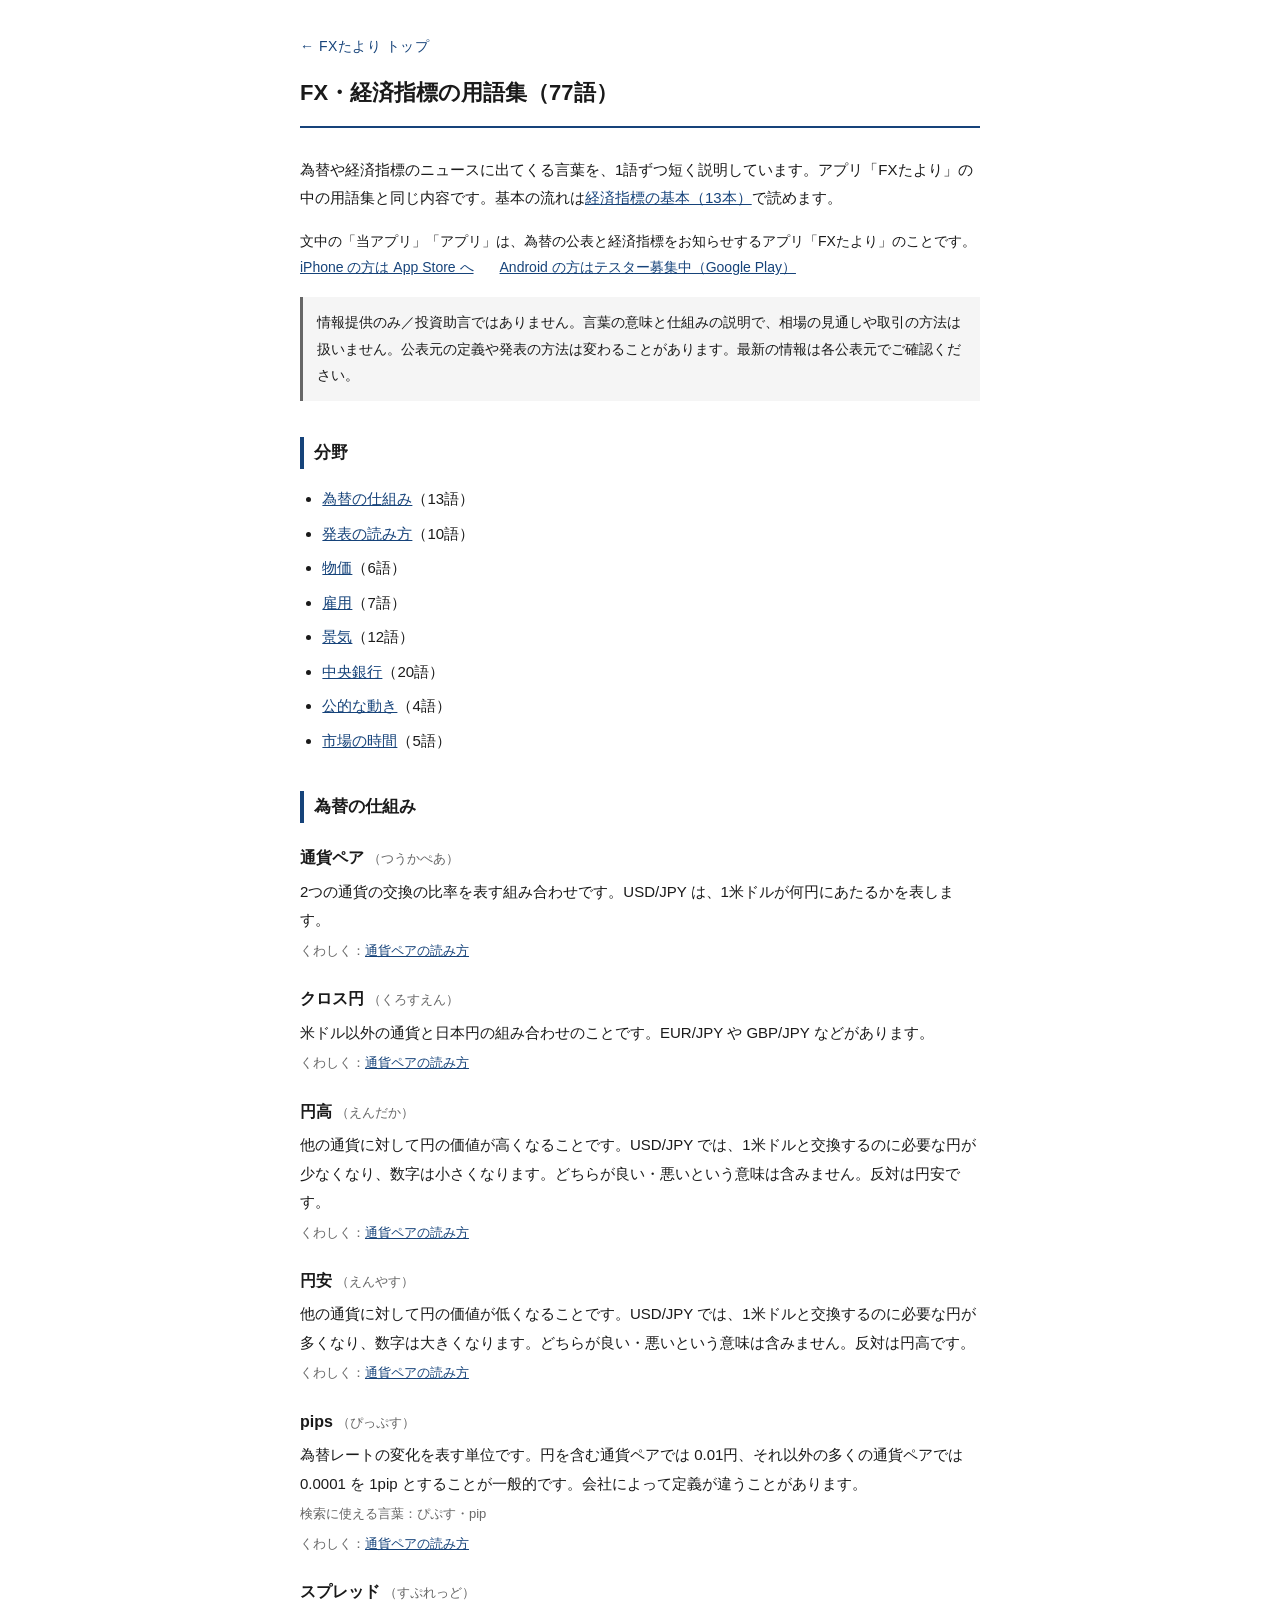
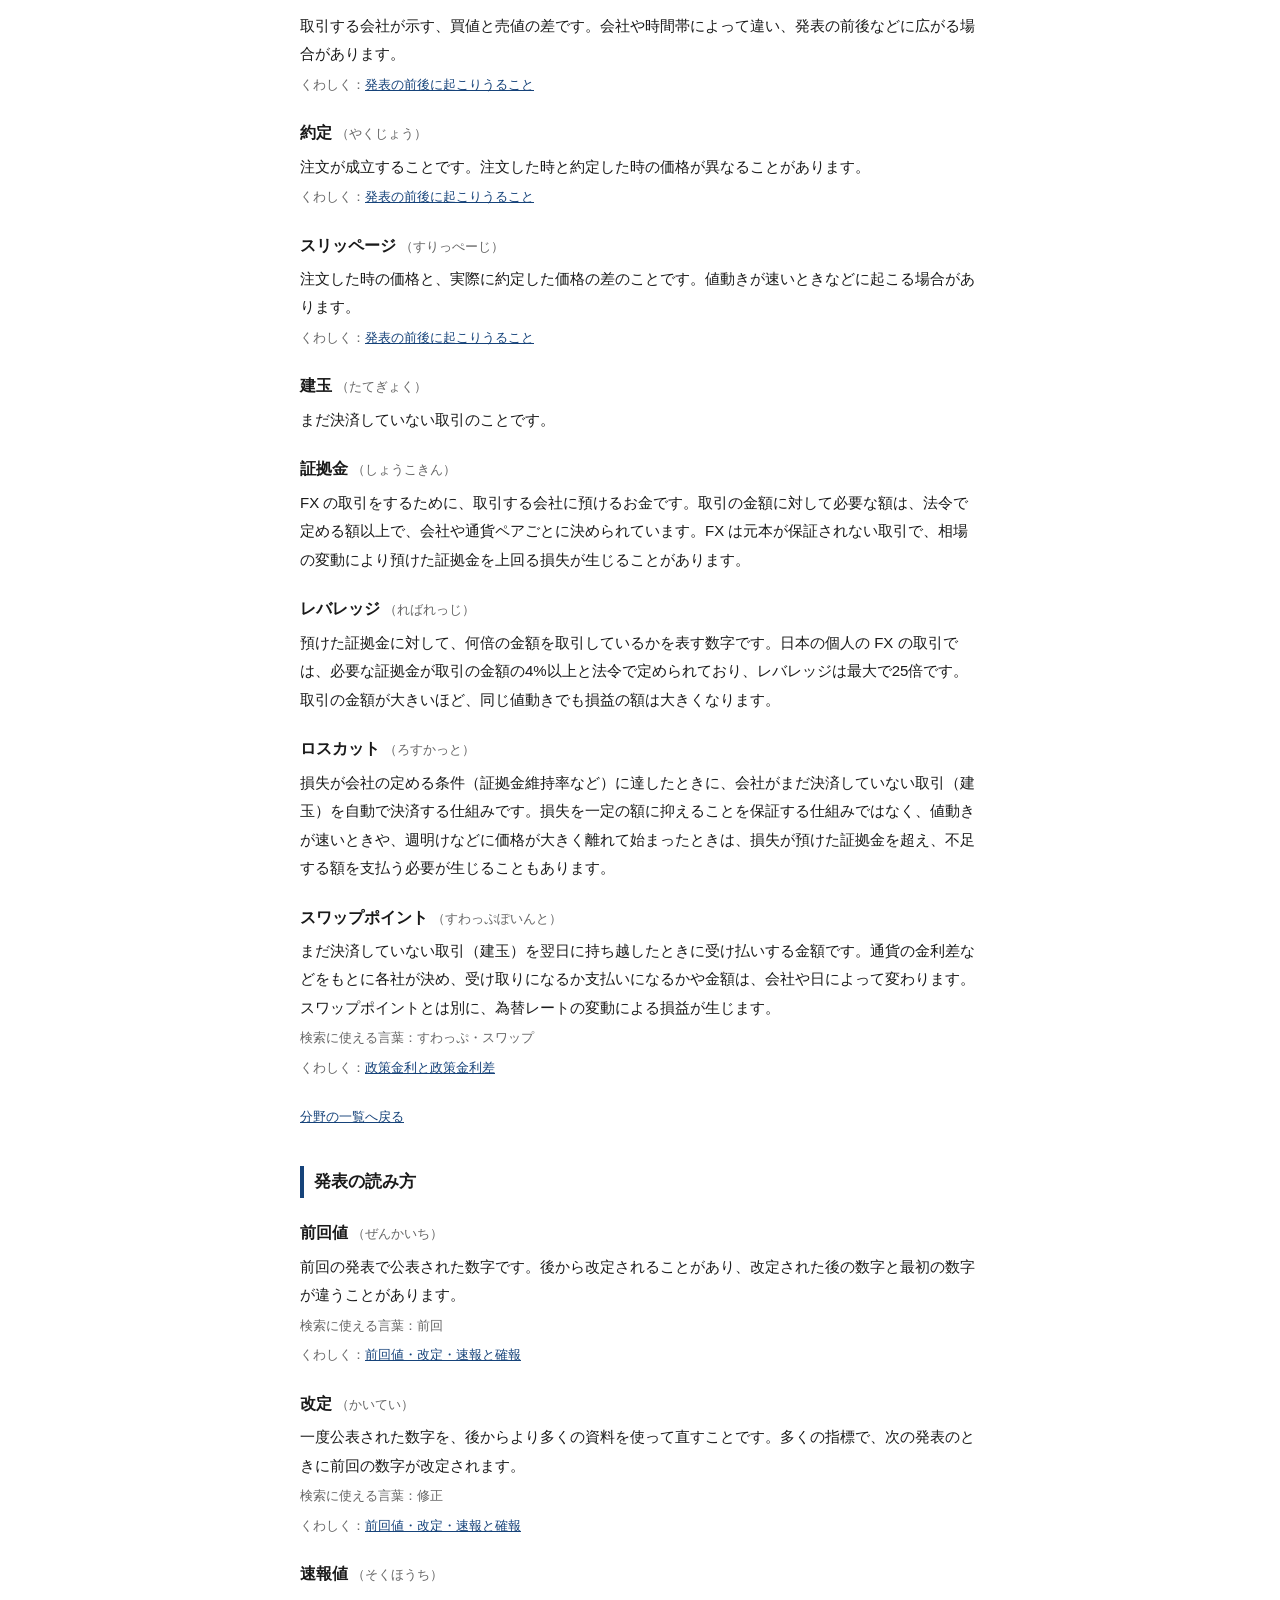
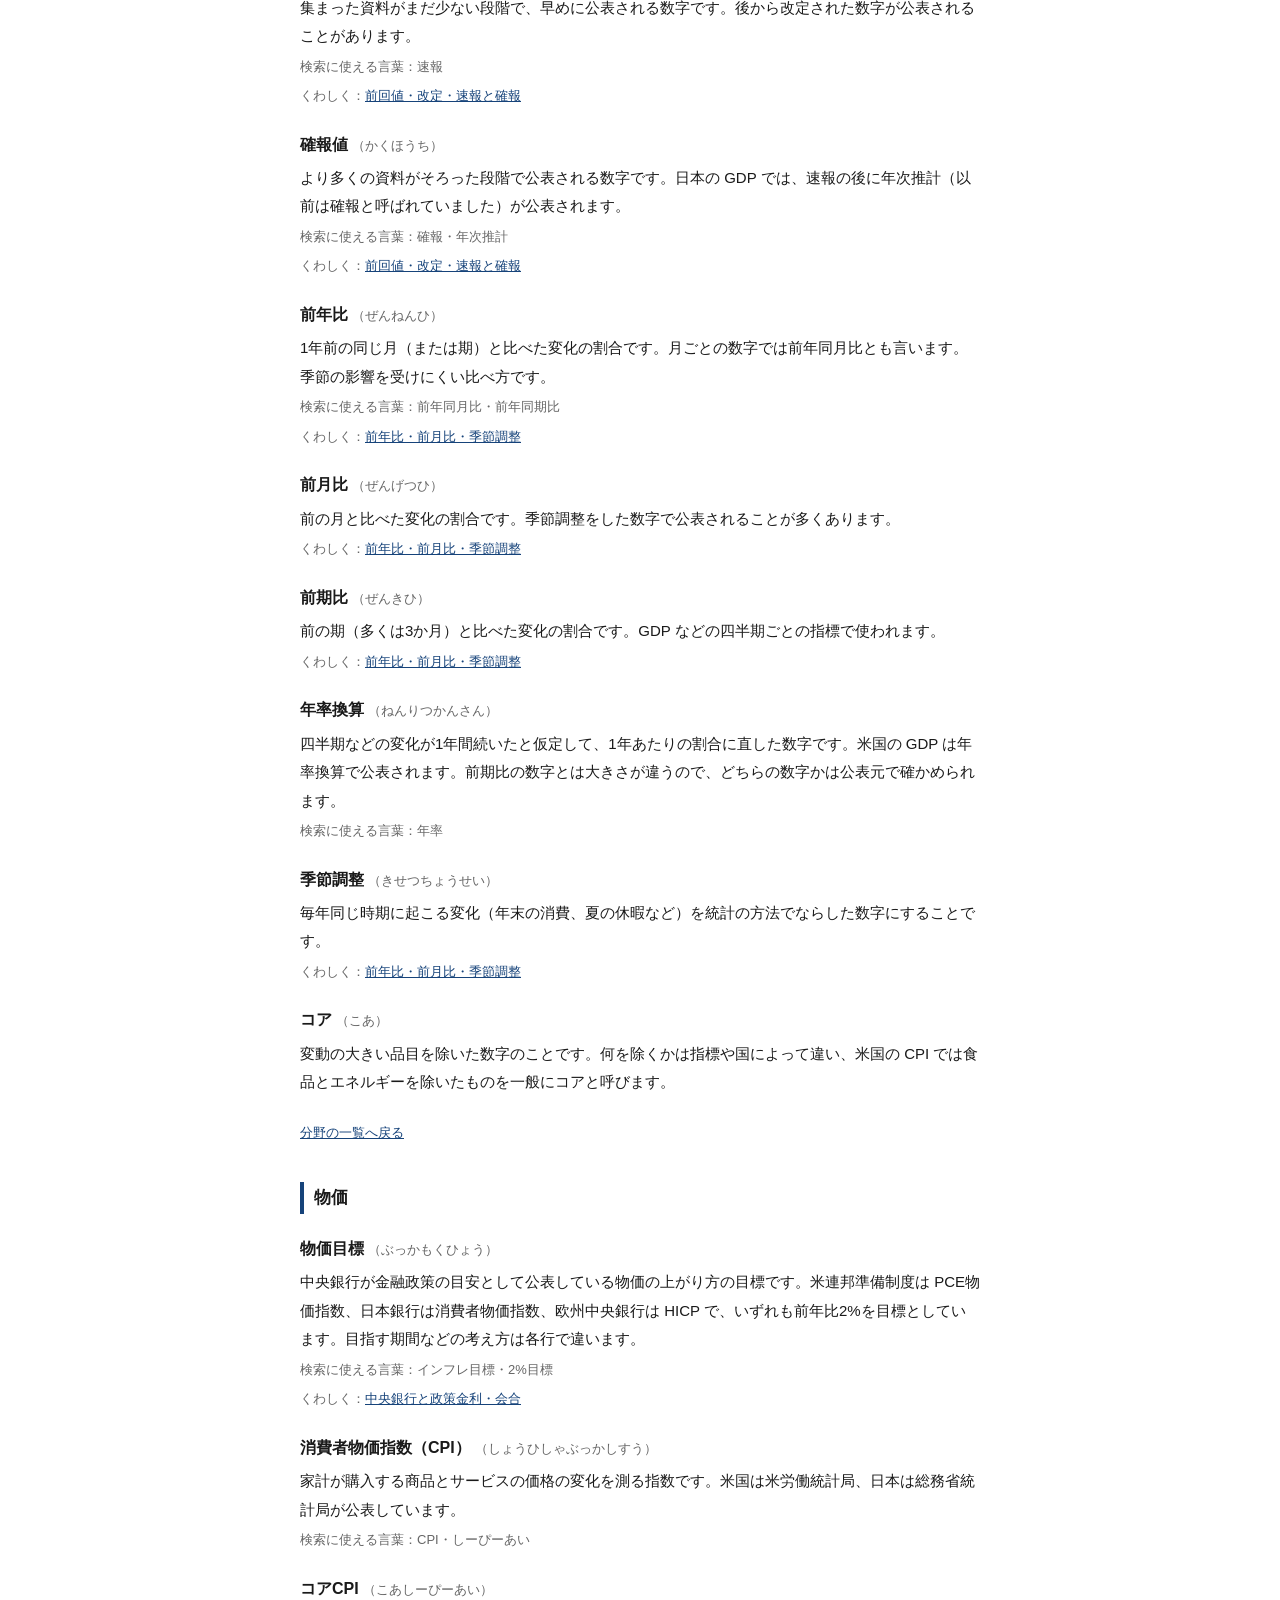
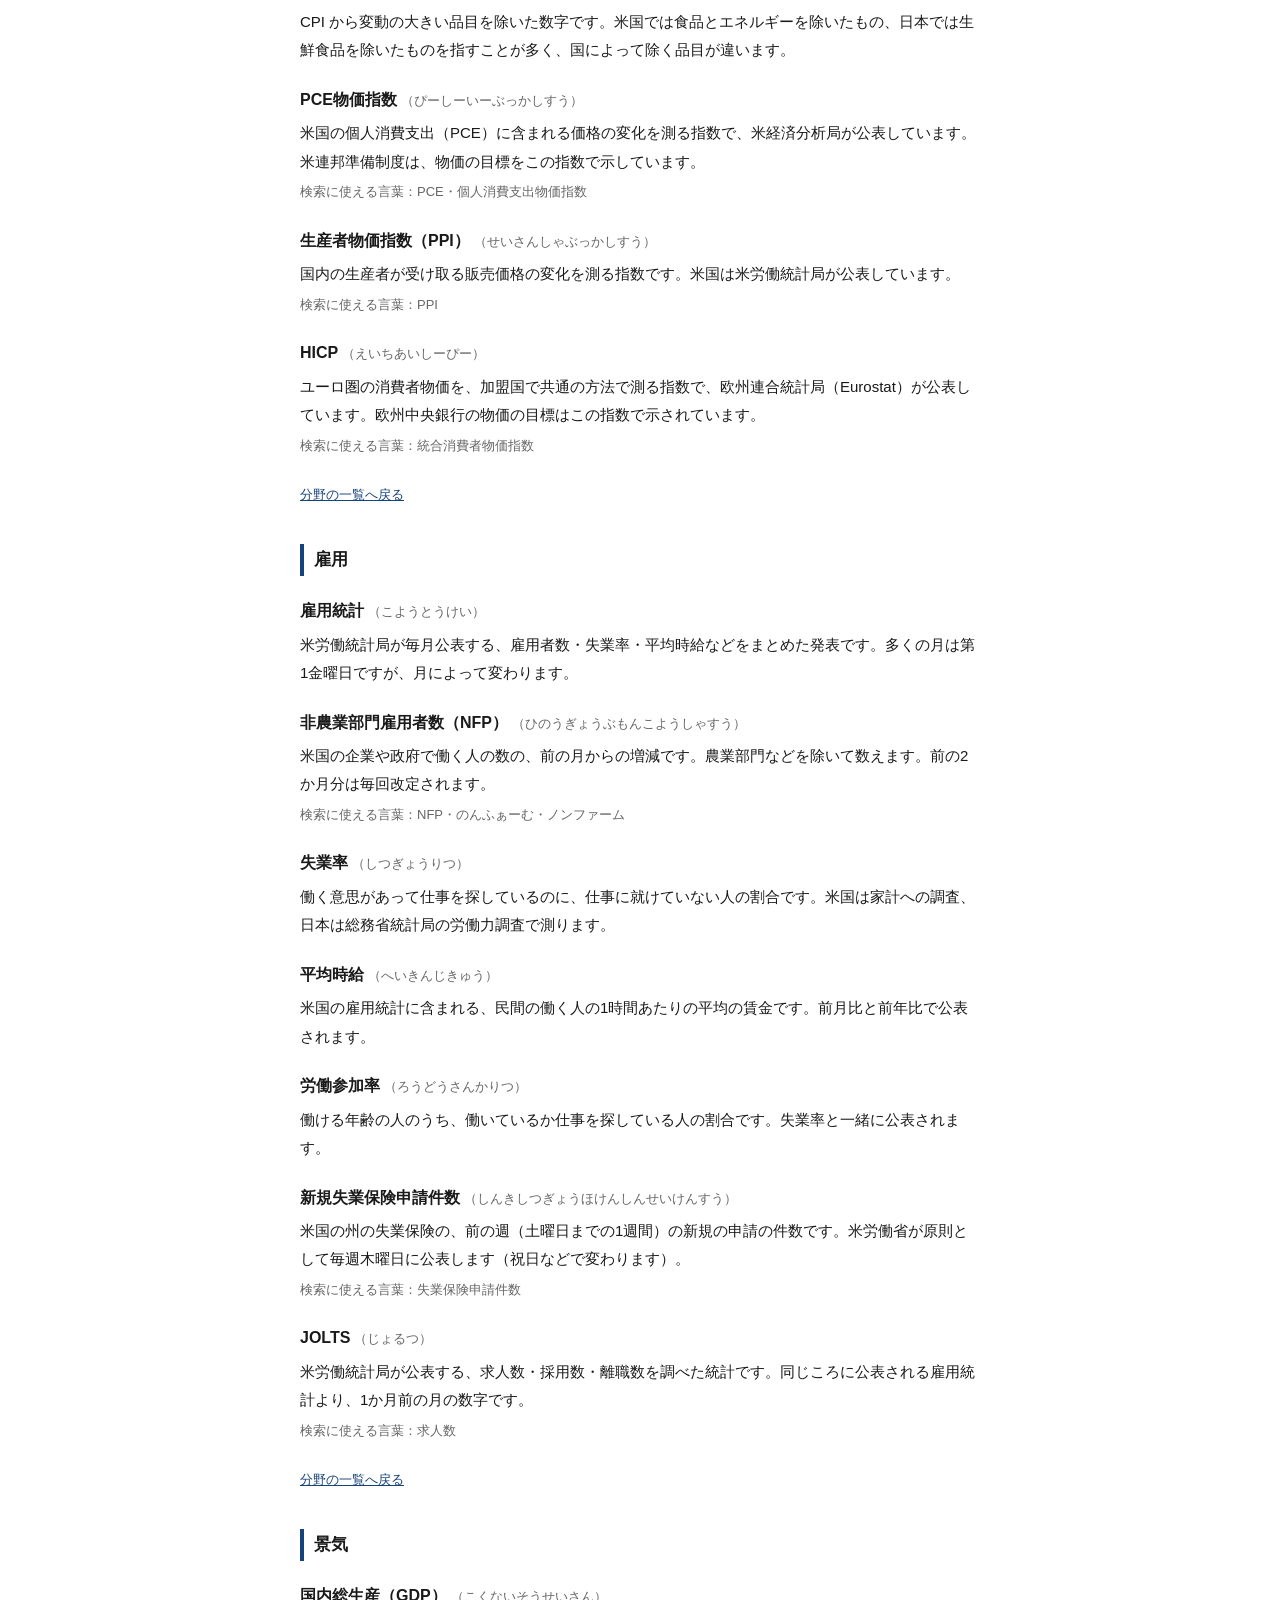
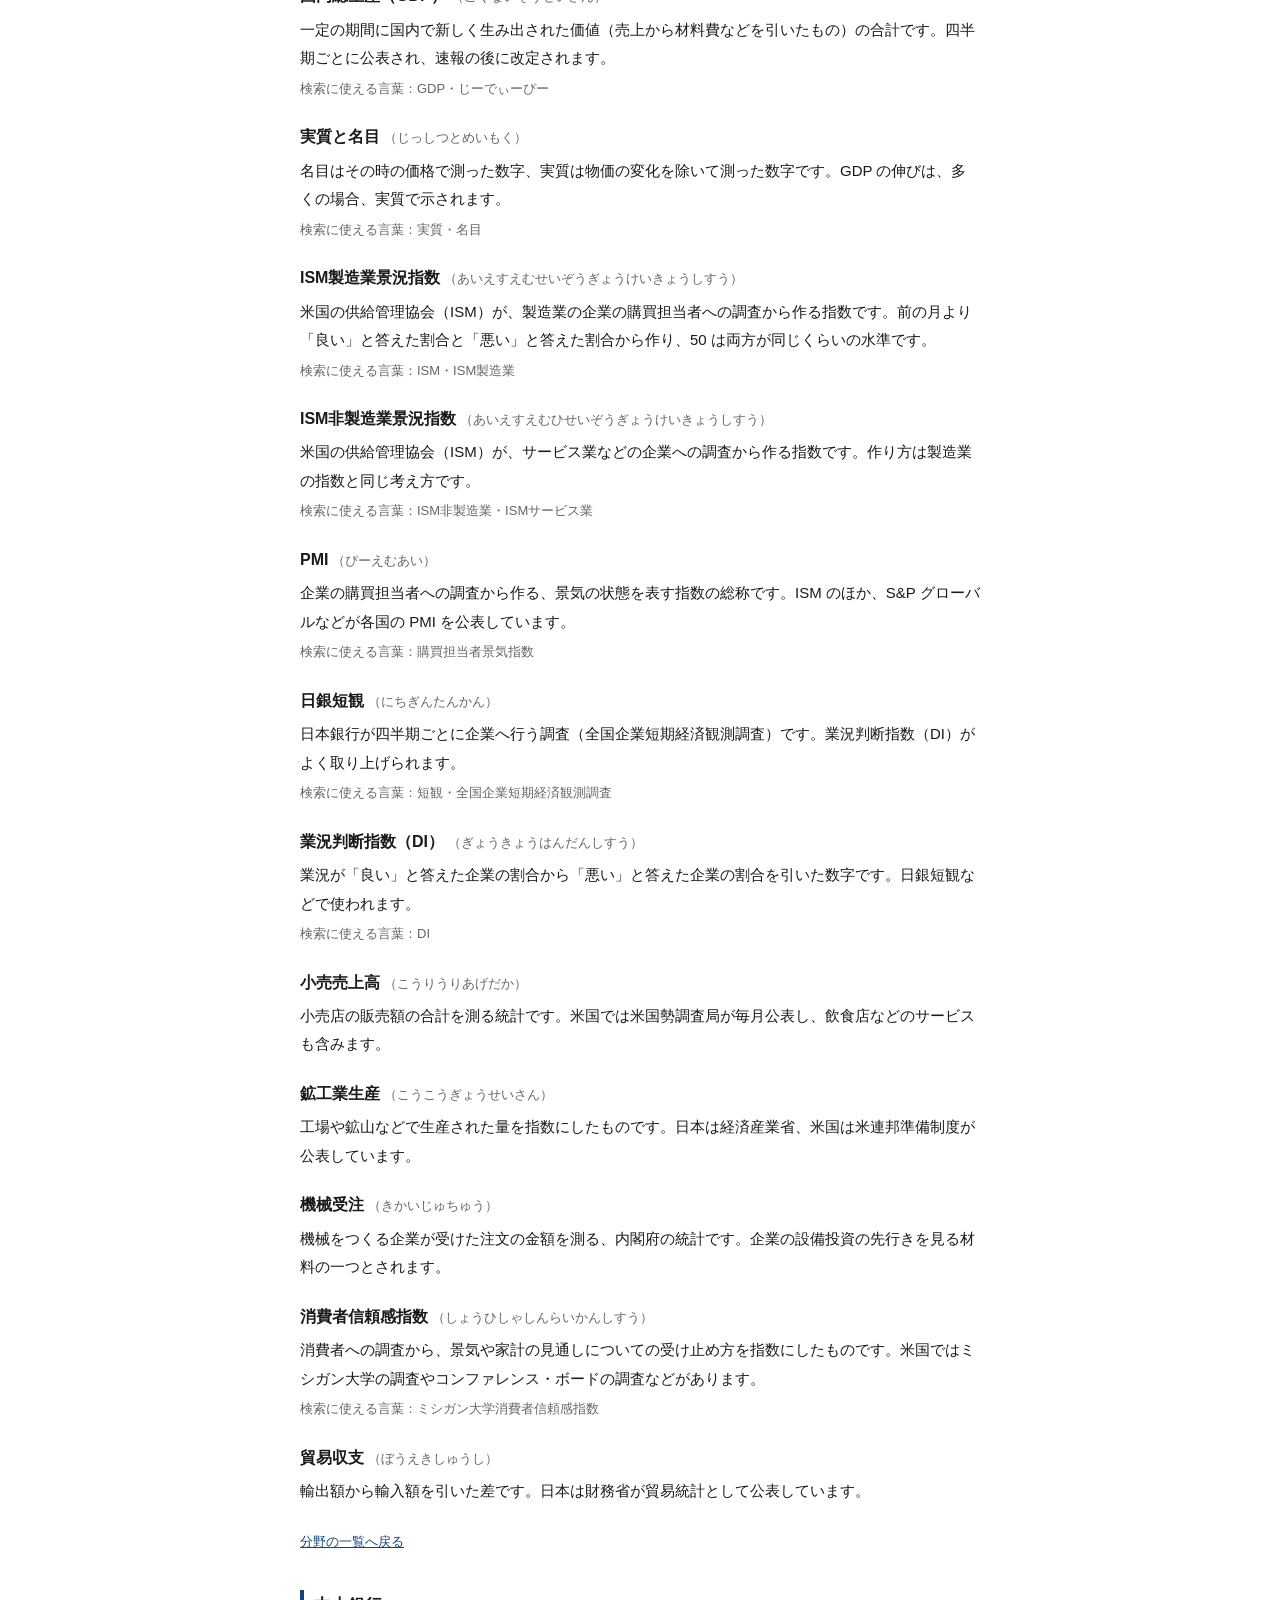
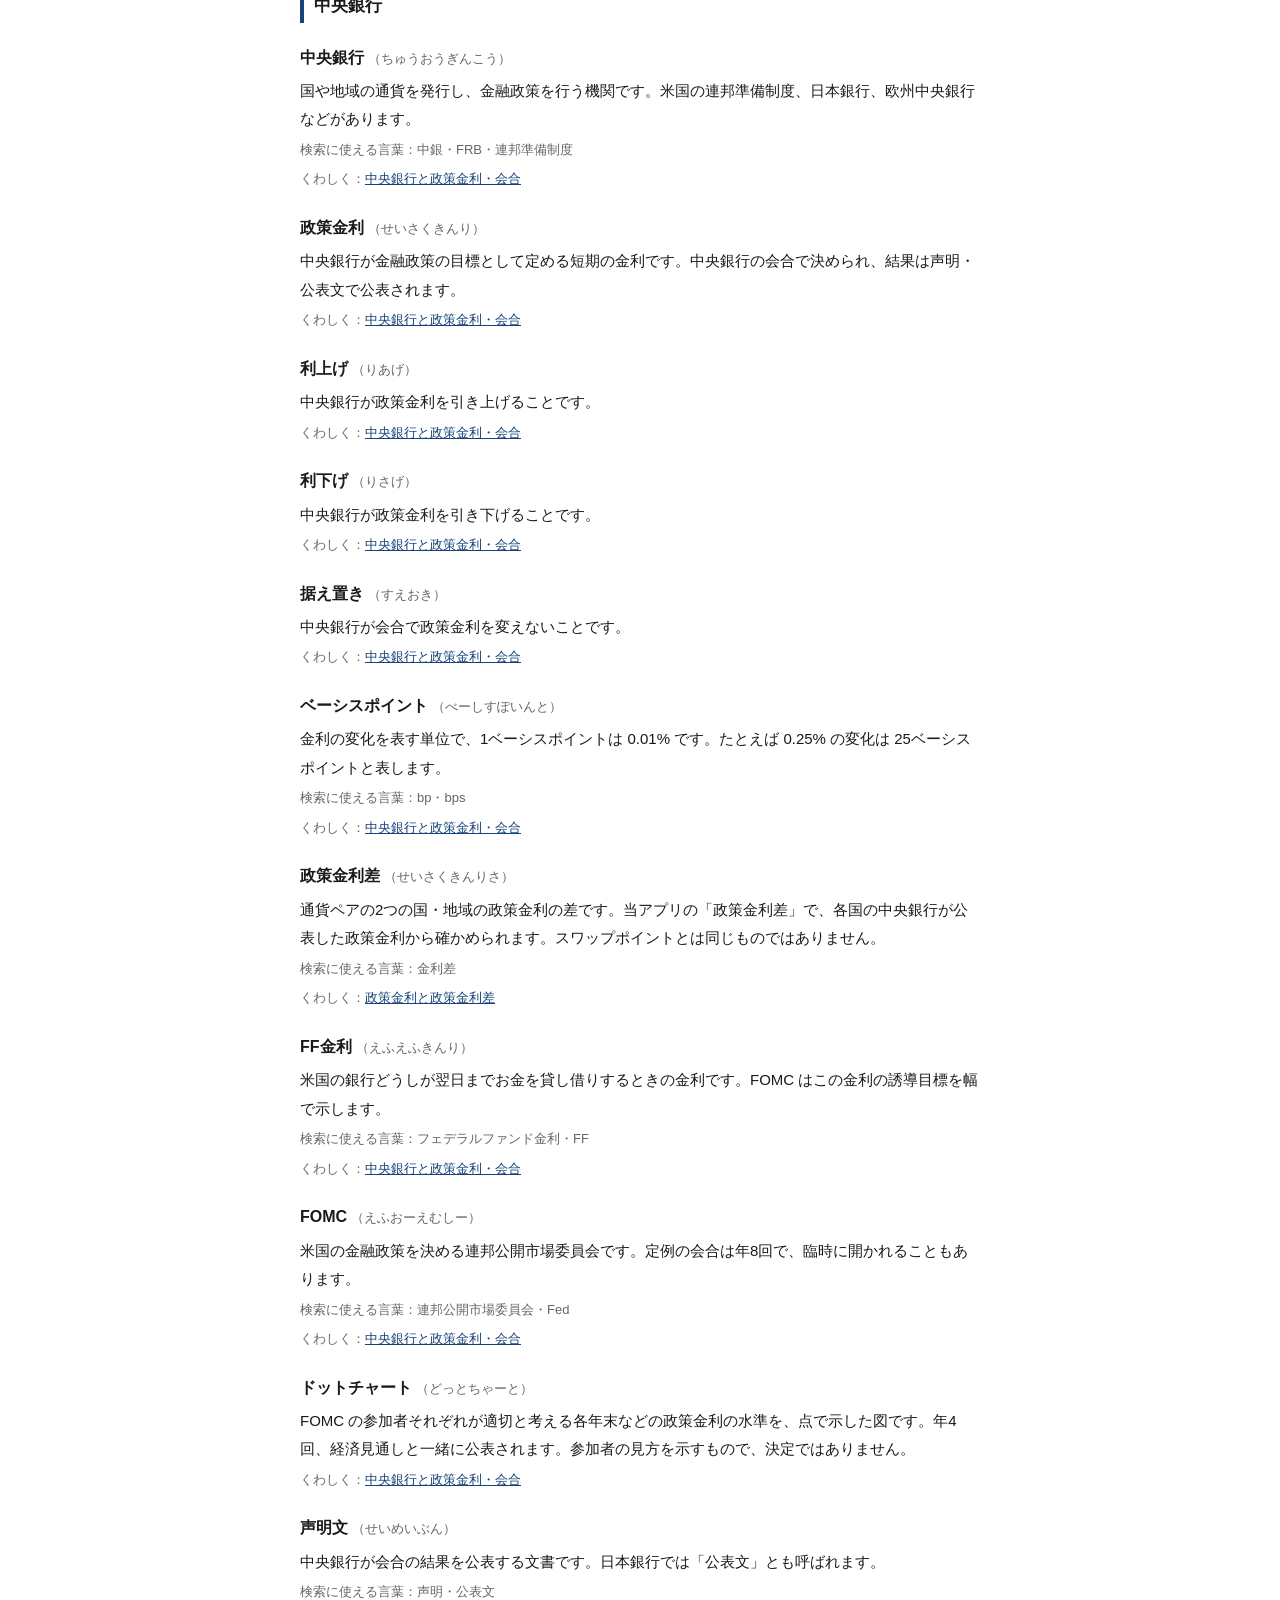
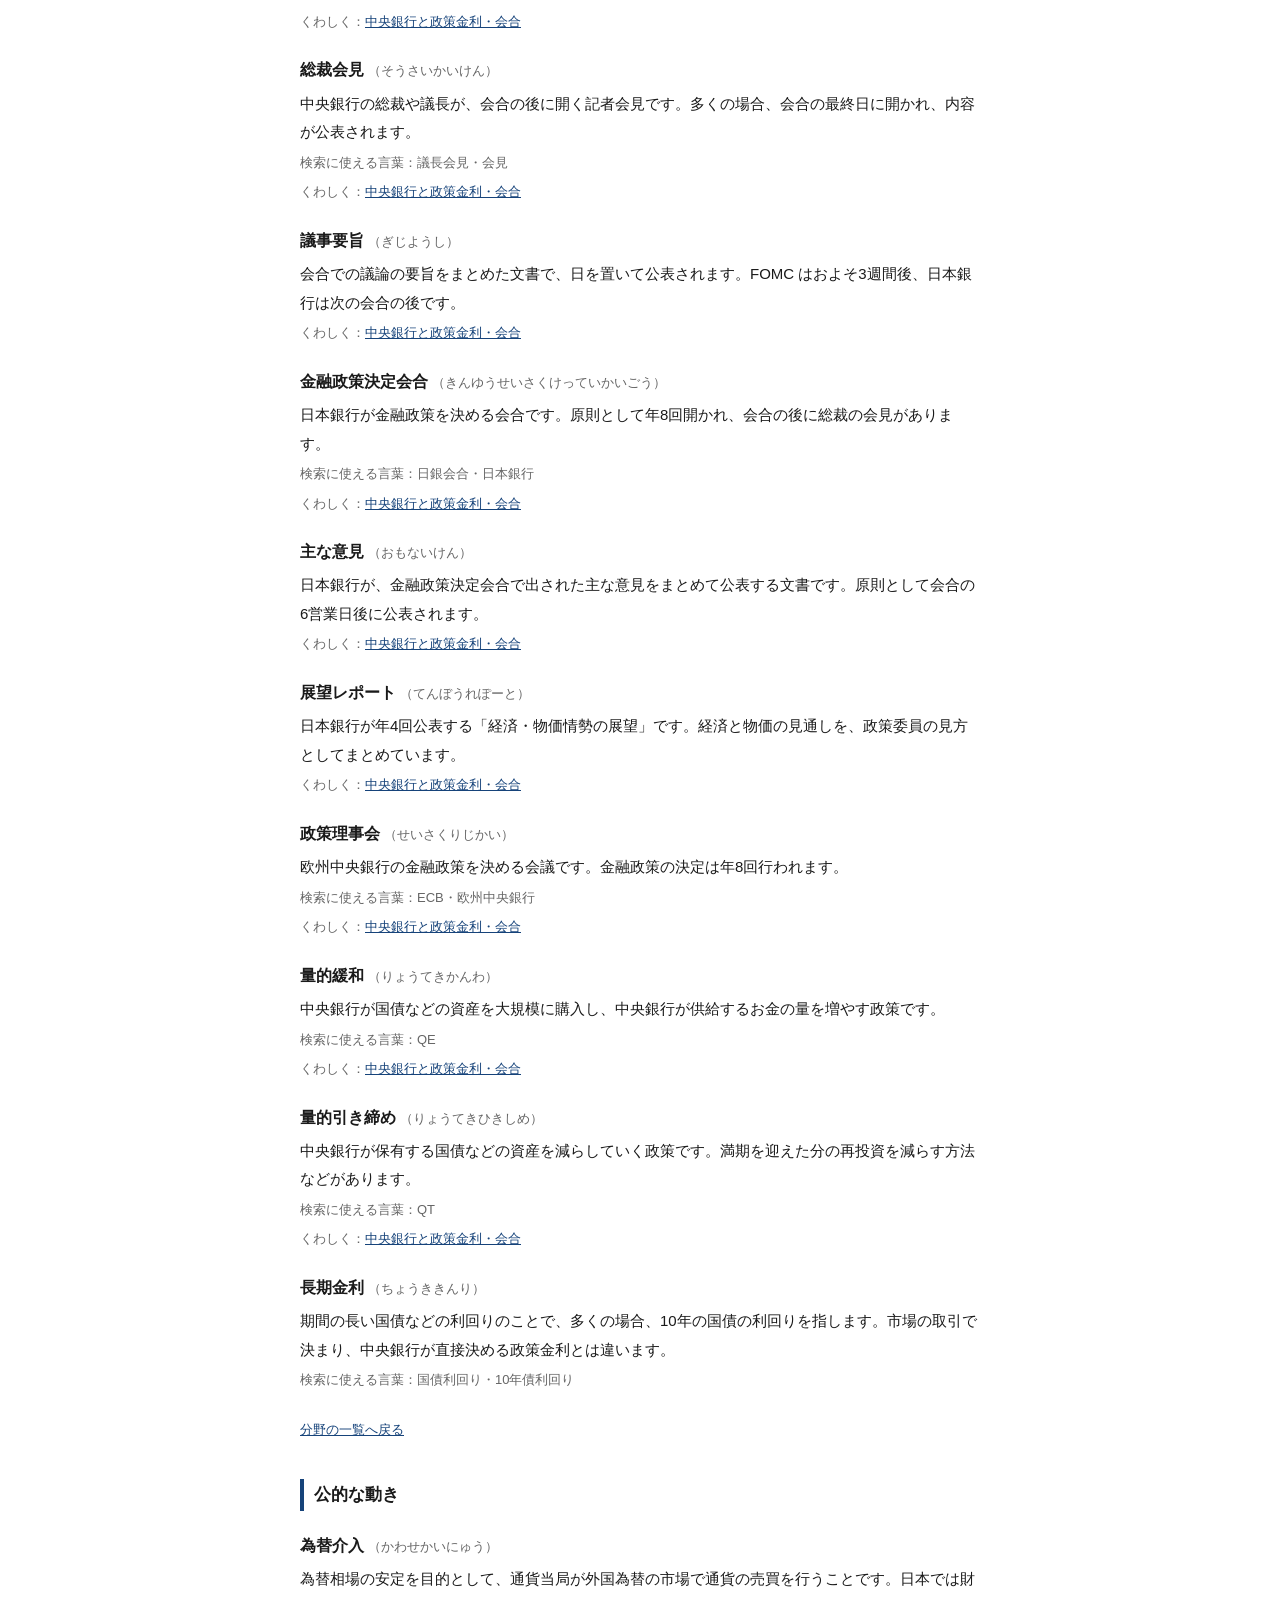
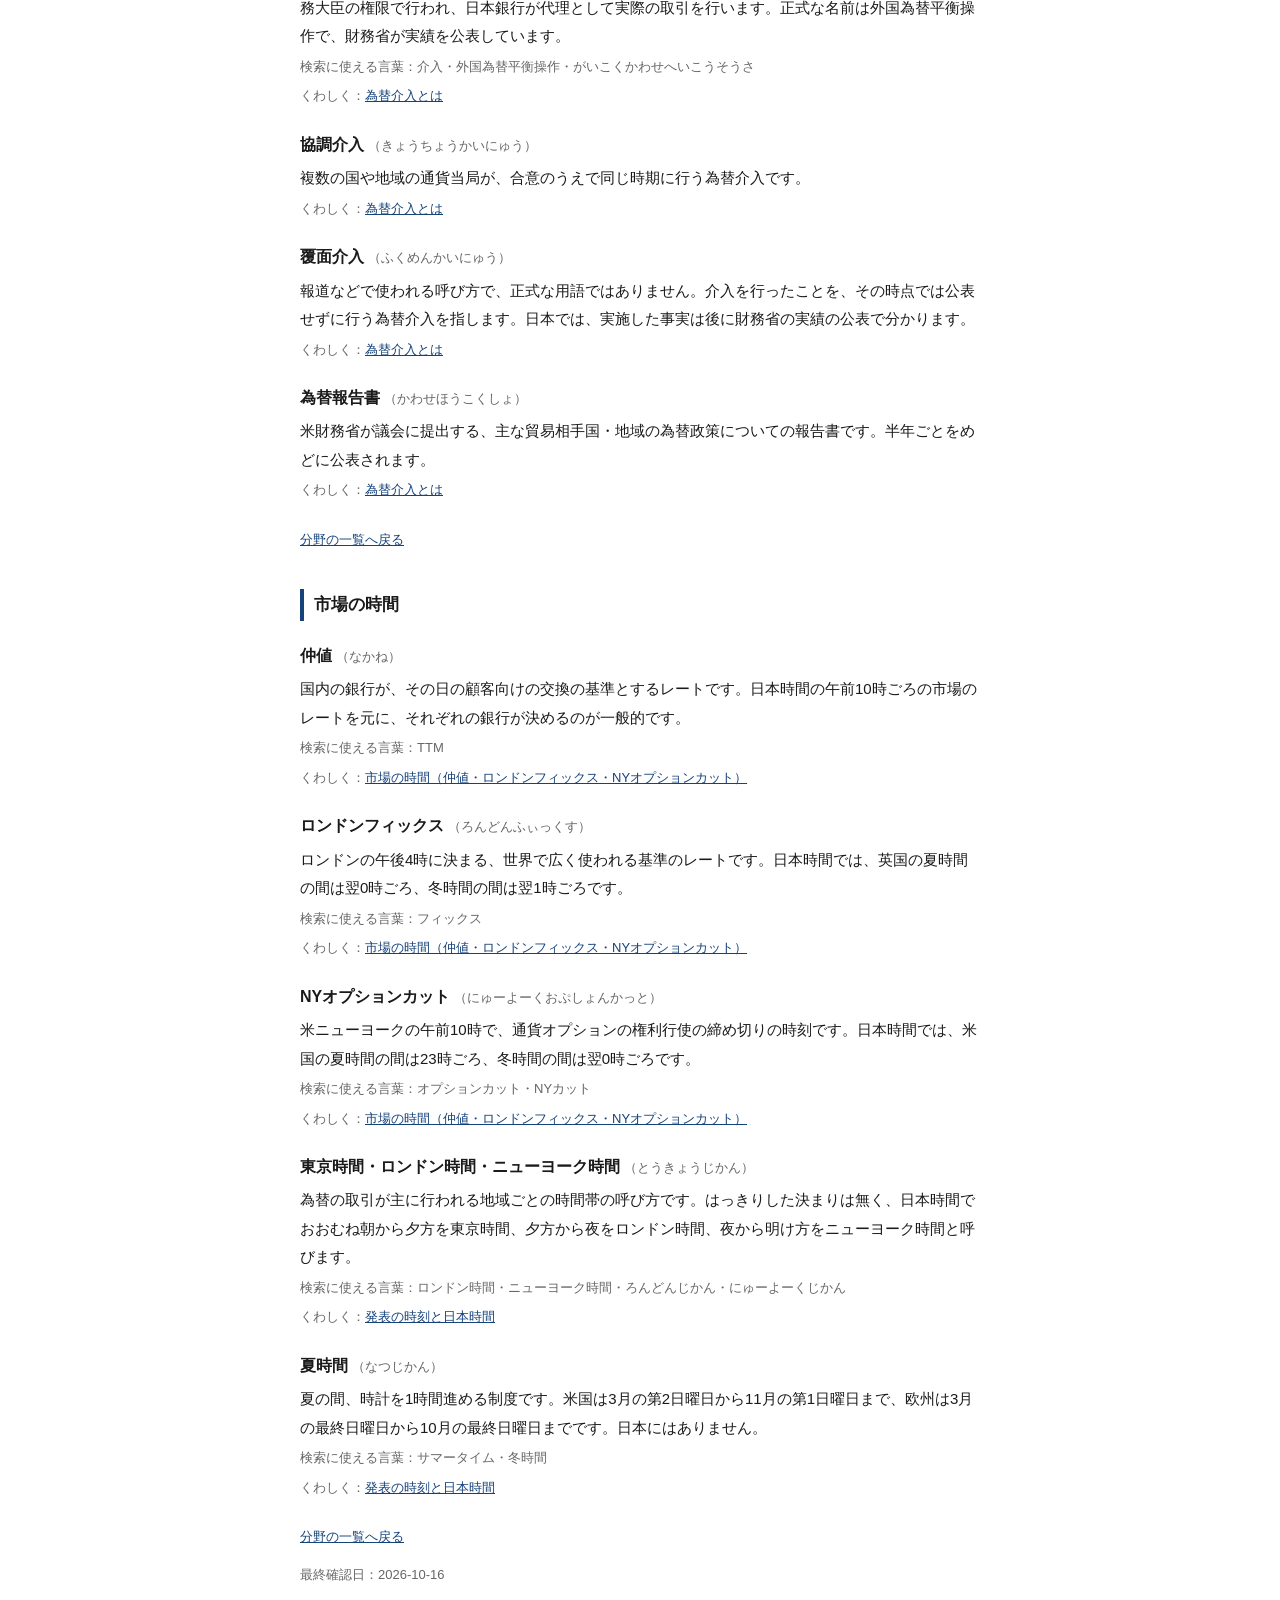
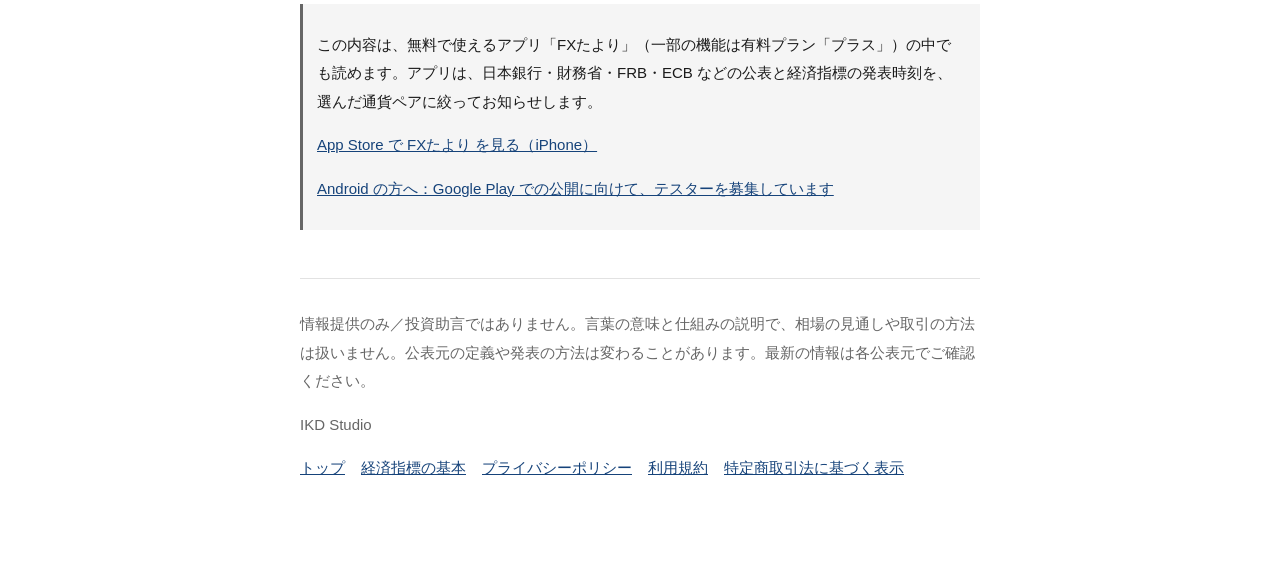
<file: glossary.html>
<!DOCTYPE html>
<html lang="ja">
<head>
<meta charset="UTF-8">
<meta name="viewport" content="width=device-width, initial-scale=1">
<meta http-equiv="Content-Security-Policy" content="default-src 'none'; img-src 'self' data:; style-src 'self' 'unsafe-inline'; base-uri 'none'; form-action 'none'">
<meta name="referrer" content="strict-origin-when-cross-origin">
<title>FX・経済指標の用語集（77語）｜FXたより</title>
<meta name="description" content="FX・経済指標の言葉77語を短い説明で。pips、スプレッド、円高・円安、消費者物価指数、雇用統計、FOMC、政策金利、為替介入、仲値など。相場の見通しは扱いません。">
<link rel="canonical" href="https://kainan0880jwr.github.io/fxtayori/glossary.html">
<meta property="og:type" content="article">
<meta property="og:locale" content="ja_JP">
<meta property="og:site_name" content="FXたより">
<meta property="og:title" content="FX・経済指標の用語集（77語）｜FXたより">
<meta property="og:description" content="FX・経済指標の言葉77語を短い説明で。pips、スプレッド、円高・円安、消費者物価指数、雇用統計、FOMC、政策金利、為替介入、仲値など。相場の見通しは扱いません。">
<meta property="og:url" content="https://kainan0880jwr.github.io/fxtayori/glossary.html">
<meta property="og:image" content="https://kainan0880jwr.github.io/fxtayori/og.png">
<meta name="twitter:card" content="summary_large_image">
<meta name="apple-itunes-app" content="app-id=6809456671">
<link rel="stylesheet" href="style.css">
<link rel="apple-touch-icon" href="apple-touch-icon.png">
<script type="application/ld+json">
{
 "@context": "https://schema.org",
 "@type": "DefinedTermSet",
 "name": "FX・経済指標の用語集（77語）",
 "description": "FX・経済指標の言葉77語を短い説明で。pips、スプレッド、円高・円安、消費者物価指数、雇用統計、FOMC、政策金利、為替介入、仲値など。相場の見通しは扱いません。",
 "inLanguage": "ja",
 "dateModified": "2026-10-16",
 "url": "https://kainan0880jwr.github.io/fxtayori/glossary.html",
 "hasDefinedTerm": [
  {
   "@type": "DefinedTerm",
   "name": "通貨ペア",
   "description": "2つの通貨の交換の比率を表す組み合わせです。USD/JPY は、1米ドルが何円にあたるかを表します。",
   "url": "https://kainan0880jwr.github.io/fxtayori/glossary.html#g_currency_pair"
  },
  {
   "@type": "DefinedTerm",
   "name": "クロス円",
   "description": "米ドル以外の通貨と日本円の組み合わせのことです。EUR/JPY や GBP/JPY などがあります。",
   "url": "https://kainan0880jwr.github.io/fxtayori/glossary.html#g_cross_yen"
  },
  {
   "@type": "DefinedTerm",
   "name": "円高",
   "description": "他の通貨に対して円の価値が高くなることです。USD/JPY では、1米ドルと交換するのに必要な円が少なくなり、数字は小さくなります。どちらが良い・悪いという意味は含みません。反対は円安です。",
   "url": "https://kainan0880jwr.github.io/fxtayori/glossary.html#g_yen_appreciation"
  },
  {
   "@type": "DefinedTerm",
   "name": "円安",
   "description": "他の通貨に対して円の価値が低くなることです。USD/JPY では、1米ドルと交換するのに必要な円が多くなり、数字は大きくなります。どちらが良い・悪いという意味は含みません。反対は円高です。",
   "url": "https://kainan0880jwr.github.io/fxtayori/glossary.html#g_yen_depreciation"
  },
  {
   "@type": "DefinedTerm",
   "name": "pips",
   "description": "為替レートの変化を表す単位です。円を含む通貨ペアでは 0.01円、それ以外の多くの通貨ペアでは 0.0001 を 1pip とすることが一般的です。会社によって定義が違うことがあります。",
   "url": "https://kainan0880jwr.github.io/fxtayori/glossary.html#g_pips"
  },
  {
   "@type": "DefinedTerm",
   "name": "スプレッド",
   "description": "取引する会社が示す、買値と売値の差です。会社や時間帯によって違い、発表の前後などに広がる場合があります。",
   "url": "https://kainan0880jwr.github.io/fxtayori/glossary.html#g_spread"
  },
  {
   "@type": "DefinedTerm",
   "name": "約定",
   "description": "注文が成立することです。注文した時と約定した時の価格が異なることがあります。",
   "url": "https://kainan0880jwr.github.io/fxtayori/glossary.html#g_execution"
  },
  {
   "@type": "DefinedTerm",
   "name": "スリッページ",
   "description": "注文した時の価格と、実際に約定した価格の差のことです。値動きが速いときなどに起こる場合があります。",
   "url": "https://kainan0880jwr.github.io/fxtayori/glossary.html#g_slippage"
  },
  {
   "@type": "DefinedTerm",
   "name": "建玉",
   "description": "まだ決済していない取引のことです。",
   "url": "https://kainan0880jwr.github.io/fxtayori/glossary.html#g_open_position"
  },
  {
   "@type": "DefinedTerm",
   "name": "証拠金",
   "description": "FX の取引をするために、取引する会社に預けるお金です。取引の金額に対して必要な額は、法令で定める額以上で、会社や通貨ペアごとに決められています。FX は元本が保証されない取引で、相場の変動により預けた証拠金を上回る損失が生じることがあります。",
   "url": "https://kainan0880jwr.github.io/fxtayori/glossary.html#g_margin"
  },
  {
   "@type": "DefinedTerm",
   "name": "レバレッジ",
   "description": "預けた証拠金に対して、何倍の金額を取引しているかを表す数字です。日本の個人の FX の取引では、必要な証拠金が取引の金額の4%以上と法令で定められており、レバレッジは最大で25倍です。取引の金額が大きいほど、同じ値動きでも損益の額は大きくなります。",
   "url": "https://kainan0880jwr.github.io/fxtayori/glossary.html#g_leverage"
  },
  {
   "@type": "DefinedTerm",
   "name": "ロスカット",
   "description": "損失が会社の定める条件（証拠金維持率など）に達したときに、会社がまだ決済していない取引（建玉）を自動で決済する仕組みです。損失を一定の額に抑えることを保証する仕組みではなく、値動きが速いときや、週明けなどに価格が大きく離れて始まったときは、損失が預けた証拠金を超え、不足する額を支払う必要が生じることもあります。",
   "url": "https://kainan0880jwr.github.io/fxtayori/glossary.html#g_losscut"
  },
  {
   "@type": "DefinedTerm",
   "name": "スワップポイント",
   "description": "まだ決済していない取引（建玉）を翌日に持ち越したときに受け払いする金額です。通貨の金利差などをもとに各社が決め、受け取りになるか支払いになるかや金額は、会社や日によって変わります。スワップポイントとは別に、為替レートの変動による損益が生じます。",
   "url": "https://kainan0880jwr.github.io/fxtayori/glossary.html#g_swap_points"
  },
  {
   "@type": "DefinedTerm",
   "name": "前回値",
   "description": "前回の発表で公表された数字です。後から改定されることがあり、改定された後の数字と最初の数字が違うことがあります。",
   "url": "https://kainan0880jwr.github.io/fxtayori/glossary.html#g_prev_value"
  },
  {
   "@type": "DefinedTerm",
   "name": "改定",
   "description": "一度公表された数字を、後からより多くの資料を使って直すことです。多くの指標で、次の発表のときに前回の数字が改定されます。",
   "url": "https://kainan0880jwr.github.io/fxtayori/glossary.html#g_revision"
  },
  {
   "@type": "DefinedTerm",
   "name": "速報値",
   "description": "集まった資料がまだ少ない段階で、早めに公表される数字です。後から改定された数字が公表されることがあります。",
   "url": "https://kainan0880jwr.github.io/fxtayori/glossary.html#g_preliminary"
  },
  {
   "@type": "DefinedTerm",
   "name": "確報値",
   "description": "より多くの資料がそろった段階で公表される数字です。日本の GDP では、速報の後に年次推計（以前は確報と呼ばれていました）が公表されます。",
   "url": "https://kainan0880jwr.github.io/fxtayori/glossary.html#g_final_value"
  },
  {
   "@type": "DefinedTerm",
   "name": "前年比",
   "description": "1年前の同じ月（または期）と比べた変化の割合です。月ごとの数字では前年同月比とも言います。季節の影響を受けにくい比べ方です。",
   "url": "https://kainan0880jwr.github.io/fxtayori/glossary.html#g_yoy"
  },
  {
   "@type": "DefinedTerm",
   "name": "前月比",
   "description": "前の月と比べた変化の割合です。季節調整をした数字で公表されることが多くあります。",
   "url": "https://kainan0880jwr.github.io/fxtayori/glossary.html#g_mom"
  },
  {
   "@type": "DefinedTerm",
   "name": "前期比",
   "description": "前の期（多くは3か月）と比べた変化の割合です。GDP などの四半期ごとの指標で使われます。",
   "url": "https://kainan0880jwr.github.io/fxtayori/glossary.html#g_qoq"
  },
  {
   "@type": "DefinedTerm",
   "name": "年率換算",
   "description": "四半期などの変化が1年間続いたと仮定して、1年あたりの割合に直した数字です。米国の GDP は年率換算で公表されます。前期比の数字とは大きさが違うので、どちらの数字かは公表元で確かめられます。",
   "url": "https://kainan0880jwr.github.io/fxtayori/glossary.html#g_annualized"
  },
  {
   "@type": "DefinedTerm",
   "name": "季節調整",
   "description": "毎年同じ時期に起こる変化（年末の消費、夏の休暇など）を統計の方法でならした数字にすることです。",
   "url": "https://kainan0880jwr.github.io/fxtayori/glossary.html#g_seasonal_adjustment"
  },
  {
   "@type": "DefinedTerm",
   "name": "コア",
   "description": "変動の大きい品目を除いた数字のことです。何を除くかは指標や国によって違い、米国の CPI では食品とエネルギーを除いたものを一般にコアと呼びます。",
   "url": "https://kainan0880jwr.github.io/fxtayori/glossary.html#g_core"
  },
  {
   "@type": "DefinedTerm",
   "name": "中央銀行",
   "description": "国や地域の通貨を発行し、金融政策を行う機関です。米国の連邦準備制度、日本銀行、欧州中央銀行などがあります。",
   "url": "https://kainan0880jwr.github.io/fxtayori/glossary.html#g_central_bank"
  },
  {
   "@type": "DefinedTerm",
   "name": "政策金利",
   "description": "中央銀行が金融政策の目標として定める短期の金利です。中央銀行の会合で決められ、結果は声明・公表文で公表されます。",
   "url": "https://kainan0880jwr.github.io/fxtayori/glossary.html#g_policy_rate"
  },
  {
   "@type": "DefinedTerm",
   "name": "利上げ",
   "description": "中央銀行が政策金利を引き上げることです。",
   "url": "https://kainan0880jwr.github.io/fxtayori/glossary.html#g_rate_hike"
  },
  {
   "@type": "DefinedTerm",
   "name": "利下げ",
   "description": "中央銀行が政策金利を引き下げることです。",
   "url": "https://kainan0880jwr.github.io/fxtayori/glossary.html#g_rate_cut"
  },
  {
   "@type": "DefinedTerm",
   "name": "据え置き",
   "description": "中央銀行が会合で政策金利を変えないことです。",
   "url": "https://kainan0880jwr.github.io/fxtayori/glossary.html#g_rate_hold"
  },
  {
   "@type": "DefinedTerm",
   "name": "ベーシスポイント",
   "description": "金利の変化を表す単位で、1ベーシスポイントは 0.01% です。たとえば 0.25% の変化は 25ベーシスポイントと表します。",
   "url": "https://kainan0880jwr.github.io/fxtayori/glossary.html#g_basis_point"
  },
  {
   "@type": "DefinedTerm",
   "name": "政策金利差",
   "description": "通貨ペアの2つの国・地域の政策金利の差です。当アプリの「政策金利差」で、各国の中央銀行が公表した政策金利から確かめられます。スワップポイントとは同じものではありません。",
   "url": "https://kainan0880jwr.github.io/fxtayori/glossary.html#g_rate_diff"
  },
  {
   "@type": "DefinedTerm",
   "name": "FF金利",
   "description": "米国の銀行どうしが翌日までお金を貸し借りするときの金利です。FOMC はこの金利の誘導目標を幅で示します。",
   "url": "https://kainan0880jwr.github.io/fxtayori/glossary.html#g_fed_funds_rate"
  },
  {
   "@type": "DefinedTerm",
   "name": "FOMC",
   "description": "米国の金融政策を決める連邦公開市場委員会です。定例の会合は年8回で、臨時に開かれることもあります。",
   "url": "https://kainan0880jwr.github.io/fxtayori/glossary.html#g_fomc"
  },
  {
   "@type": "DefinedTerm",
   "name": "ドットチャート",
   "description": "FOMC の参加者それぞれが適切と考える各年末などの政策金利の水準を、点で示した図です。年4回、経済見通しと一緒に公表されます。参加者の見方を示すもので、決定ではありません。",
   "url": "https://kainan0880jwr.github.io/fxtayori/glossary.html#g_dot_plot"
  },
  {
   "@type": "DefinedTerm",
   "name": "声明文",
   "description": "中央銀行が会合の結果を公表する文書です。日本銀行では「公表文」とも呼ばれます。",
   "url": "https://kainan0880jwr.github.io/fxtayori/glossary.html#g_statement"
  },
  {
   "@type": "DefinedTerm",
   "name": "総裁会見",
   "description": "中央銀行の総裁や議長が、会合の後に開く記者会見です。多くの場合、会合の最終日に開かれ、内容が公表されます。",
   "url": "https://kainan0880jwr.github.io/fxtayori/glossary.html#g_press_conference"
  },
  {
   "@type": "DefinedTerm",
   "name": "議事要旨",
   "description": "会合での議論の要旨をまとめた文書で、日を置いて公表されます。FOMC はおよそ3週間後、日本銀行は次の会合の後です。",
   "url": "https://kainan0880jwr.github.io/fxtayori/glossary.html#g_minutes"
  },
  {
   "@type": "DefinedTerm",
   "name": "金融政策決定会合",
   "description": "日本銀行が金融政策を決める会合です。原則として年8回開かれ、会合の後に総裁の会見があります。",
   "url": "https://kainan0880jwr.github.io/fxtayori/glossary.html#g_boj_mpm"
  },
  {
   "@type": "DefinedTerm",
   "name": "主な意見",
   "description": "日本銀行が、金融政策決定会合で出された主な意見をまとめて公表する文書です。原則として会合の6営業日後に公表されます。",
   "url": "https://kainan0880jwr.github.io/fxtayori/glossary.html#g_boj_summary"
  },
  {
   "@type": "DefinedTerm",
   "name": "展望レポート",
   "description": "日本銀行が年4回公表する「経済・物価情勢の展望」です。経済と物価の見通しを、政策委員の見方としてまとめています。",
   "url": "https://kainan0880jwr.github.io/fxtayori/glossary.html#g_boj_outlook"
  },
  {
   "@type": "DefinedTerm",
   "name": "政策理事会",
   "description": "欧州中央銀行の金融政策を決める会議です。金融政策の決定は年8回行われます。",
   "url": "https://kainan0880jwr.github.io/fxtayori/glossary.html#g_ecb_governing_council"
  },
  {
   "@type": "DefinedTerm",
   "name": "量的緩和",
   "description": "中央銀行が国債などの資産を大規模に購入し、中央銀行が供給するお金の量を増やす政策です。",
   "url": "https://kainan0880jwr.github.io/fxtayori/glossary.html#g_qe"
  },
  {
   "@type": "DefinedTerm",
   "name": "量的引き締め",
   "description": "中央銀行が保有する国債などの資産を減らしていく政策です。満期を迎えた分の再投資を減らす方法などがあります。",
   "url": "https://kainan0880jwr.github.io/fxtayori/glossary.html#g_qt"
  },
  {
   "@type": "DefinedTerm",
   "name": "長期金利",
   "description": "期間の長い国債などの利回りのことで、多くの場合、10年の国債の利回りを指します。市場の取引で決まり、中央銀行が直接決める政策金利とは違います。",
   "url": "https://kainan0880jwr.github.io/fxtayori/glossary.html#g_long_term_rate"
  },
  {
   "@type": "DefinedTerm",
   "name": "物価目標",
   "description": "中央銀行が金融政策の目安として公表している物価の上がり方の目標です。米連邦準備制度は PCE物価指数、日本銀行は消費者物価指数、欧州中央銀行は HICP で、いずれも前年比2%を目標としています。目指す期間などの考え方は各行で違います。",
   "url": "https://kainan0880jwr.github.io/fxtayori/glossary.html#g_inflation_target"
  },
  {
   "@type": "DefinedTerm",
   "name": "消費者物価指数（CPI）",
   "description": "家計が購入する商品とサービスの価格の変化を測る指数です。米国は米労働統計局、日本は総務省統計局が公表しています。",
   "url": "https://kainan0880jwr.github.io/fxtayori/glossary.html#g_cpi"
  },
  {
   "@type": "DefinedTerm",
   "name": "コアCPI",
   "description": "CPI から変動の大きい品目を除いた数字です。米国では食品とエネルギーを除いたもの、日本では生鮮食品を除いたものを指すことが多く、国によって除く品目が違います。",
   "url": "https://kainan0880jwr.github.io/fxtayori/glossary.html#g_core_cpi"
  },
  {
   "@type": "DefinedTerm",
   "name": "PCE物価指数",
   "description": "米国の個人消費支出（PCE）に含まれる価格の変化を測る指数で、米経済分析局が公表しています。米連邦準備制度は、物価の目標をこの指数で示しています。",
   "url": "https://kainan0880jwr.github.io/fxtayori/glossary.html#g_pce"
  },
  {
   "@type": "DefinedTerm",
   "name": "生産者物価指数（PPI）",
   "description": "国内の生産者が受け取る販売価格の変化を測る指数です。米国は米労働統計局が公表しています。",
   "url": "https://kainan0880jwr.github.io/fxtayori/glossary.html#g_ppi"
  },
  {
   "@type": "DefinedTerm",
   "name": "HICP",
   "description": "ユーロ圏の消費者物価を、加盟国で共通の方法で測る指数で、欧州連合統計局（Eurostat）が公表しています。欧州中央銀行の物価の目標はこの指数で示されています。",
   "url": "https://kainan0880jwr.github.io/fxtayori/glossary.html#g_hicp"
  },
  {
   "@type": "DefinedTerm",
   "name": "雇用統計",
   "description": "米労働統計局が毎月公表する、雇用者数・失業率・平均時給などをまとめた発表です。多くの月は第1金曜日ですが、月によって変わります。",
   "url": "https://kainan0880jwr.github.io/fxtayori/glossary.html#g_employment_report"
  },
  {
   "@type": "DefinedTerm",
   "name": "非農業部門雇用者数（NFP）",
   "description": "米国の企業や政府で働く人の数の、前の月からの増減です。農業部門などを除いて数えます。前の2か月分は毎回改定されます。",
   "url": "https://kainan0880jwr.github.io/fxtayori/glossary.html#g_nfp"
  },
  {
   "@type": "DefinedTerm",
   "name": "失業率",
   "description": "働く意思があって仕事を探しているのに、仕事に就けていない人の割合です。米国は家計への調査、日本は総務省統計局の労働力調査で測ります。",
   "url": "https://kainan0880jwr.github.io/fxtayori/glossary.html#g_unemployment_rate"
  },
  {
   "@type": "DefinedTerm",
   "name": "平均時給",
   "description": "米国の雇用統計に含まれる、民間の働く人の1時間あたりの平均の賃金です。前月比と前年比で公表されます。",
   "url": "https://kainan0880jwr.github.io/fxtayori/glossary.html#g_average_hourly_earnings"
  },
  {
   "@type": "DefinedTerm",
   "name": "労働参加率",
   "description": "働ける年齢の人のうち、働いているか仕事を探している人の割合です。失業率と一緒に公表されます。",
   "url": "https://kainan0880jwr.github.io/fxtayori/glossary.html#g_participation_rate"
  },
  {
   "@type": "DefinedTerm",
   "name": "新規失業保険申請件数",
   "description": "米国の州の失業保険の、前の週（土曜日までの1週間）の新規の申請の件数です。米労働省が原則として毎週木曜日に公表します（祝日などで変わります）。",
   "url": "https://kainan0880jwr.github.io/fxtayori/glossary.html#g_jobless_claims"
  },
  {
   "@type": "DefinedTerm",
   "name": "JOLTS",
   "description": "米労働統計局が公表する、求人数・採用数・離職数を調べた統計です。同じころに公表される雇用統計より、1か月前の月の数字です。",
   "url": "https://kainan0880jwr.github.io/fxtayori/glossary.html#g_jolts"
  },
  {
   "@type": "DefinedTerm",
   "name": "国内総生産（GDP）",
   "description": "一定の期間に国内で新しく生み出された価値（売上から材料費などを引いたもの）の合計です。四半期ごとに公表され、速報の後に改定されます。",
   "url": "https://kainan0880jwr.github.io/fxtayori/glossary.html#g_gdp"
  },
  {
   "@type": "DefinedTerm",
   "name": "実質と名目",
   "description": "名目はその時の価格で測った数字、実質は物価の変化を除いて測った数字です。GDP の伸びは、多くの場合、実質で示されます。",
   "url": "https://kainan0880jwr.github.io/fxtayori/glossary.html#g_real_nominal"
  },
  {
   "@type": "DefinedTerm",
   "name": "ISM製造業景況指数",
   "description": "米国の供給管理協会（ISM）が、製造業の企業の購買担当者への調査から作る指数です。前の月より「良い」と答えた割合と「悪い」と答えた割合から作り、50 は両方が同じくらいの水準です。",
   "url": "https://kainan0880jwr.github.io/fxtayori/glossary.html#g_ism"
  },
  {
   "@type": "DefinedTerm",
   "name": "ISM非製造業景況指数",
   "description": "米国の供給管理協会（ISM）が、サービス業などの企業への調査から作る指数です。作り方は製造業の指数と同じ考え方です。",
   "url": "https://kainan0880jwr.github.io/fxtayori/glossary.html#g_ism_services"
  },
  {
   "@type": "DefinedTerm",
   "name": "PMI",
   "description": "企業の購買担当者への調査から作る、景気の状態を表す指数の総称です。ISM のほか、S\u0026P グローバルなどが各国の PMI を公表しています。",
   "url": "https://kainan0880jwr.github.io/fxtayori/glossary.html#g_pmi"
  },
  {
   "@type": "DefinedTerm",
   "name": "日銀短観",
   "description": "日本銀行が四半期ごとに企業へ行う調査（全国企業短期経済観測調査）です。業況判断指数（DI）がよく取り上げられます。",
   "url": "https://kainan0880jwr.github.io/fxtayori/glossary.html#g_tankan"
  },
  {
   "@type": "DefinedTerm",
   "name": "業況判断指数（DI）",
   "description": "業況が「良い」と答えた企業の割合から「悪い」と答えた企業の割合を引いた数字です。日銀短観などで使われます。",
   "url": "https://kainan0880jwr.github.io/fxtayori/glossary.html#g_di"
  },
  {
   "@type": "DefinedTerm",
   "name": "小売売上高",
   "description": "小売店の販売額の合計を測る統計です。米国では米国勢調査局が毎月公表し、飲食店などのサービスも含みます。",
   "url": "https://kainan0880jwr.github.io/fxtayori/glossary.html#g_retail_sales"
  },
  {
   "@type": "DefinedTerm",
   "name": "鉱工業生産",
   "description": "工場や鉱山などで生産された量を指数にしたものです。日本は経済産業省、米国は米連邦準備制度が公表しています。",
   "url": "https://kainan0880jwr.github.io/fxtayori/glossary.html#g_industrial_production"
  },
  {
   "@type": "DefinedTerm",
   "name": "機械受注",
   "description": "機械をつくる企業が受けた注文の金額を測る、内閣府の統計です。企業の設備投資の先行きを見る材料の一つとされます。",
   "url": "https://kainan0880jwr.github.io/fxtayori/glossary.html#g_machinery_orders"
  },
  {
   "@type": "DefinedTerm",
   "name": "消費者信頼感指数",
   "description": "消費者への調査から、景気や家計の見通しについての受け止め方を指数にしたものです。米国ではミシガン大学の調査やコンファレンス・ボードの調査などがあります。",
   "url": "https://kainan0880jwr.github.io/fxtayori/glossary.html#g_consumer_confidence"
  },
  {
   "@type": "DefinedTerm",
   "name": "貿易収支",
   "description": "輸出額から輸入額を引いた差です。日本は財務省が貿易統計として公表しています。",
   "url": "https://kainan0880jwr.github.io/fxtayori/glossary.html#g_trade_balance"
  },
  {
   "@type": "DefinedTerm",
   "name": "仲値",
   "description": "国内の銀行が、その日の顧客向けの交換の基準とするレートです。日本時間の午前10時ごろの市場のレートを元に、それぞれの銀行が決めるのが一般的です。",
   "url": "https://kainan0880jwr.github.io/fxtayori/glossary.html#g_nakane"
  },
  {
   "@type": "DefinedTerm",
   "name": "ロンドンフィックス",
   "description": "ロンドンの午後4時に決まる、世界で広く使われる基準のレートです。日本時間では、英国の夏時間の間は翌0時ごろ、冬時間の間は翌1時ごろです。",
   "url": "https://kainan0880jwr.github.io/fxtayori/glossary.html#g_london_fix"
  },
  {
   "@type": "DefinedTerm",
   "name": "NYオプションカット",
   "description": "米ニューヨークの午前10時で、通貨オプションの権利行使の締め切りの時刻です。日本時間では、米国の夏時間の間は23時ごろ、冬時間の間は翌0時ごろです。",
   "url": "https://kainan0880jwr.github.io/fxtayori/glossary.html#g_ny_cut"
  },
  {
   "@type": "DefinedTerm",
   "name": "東京時間・ロンドン時間・ニューヨーク時間",
   "description": "為替の取引が主に行われる地域ごとの時間帯の呼び方です。はっきりした決まりは無く、日本時間でおおむね朝から夕方を東京時間、夕方から夜をロンドン時間、夜から明け方をニューヨーク時間と呼びます。",
   "url": "https://kainan0880jwr.github.io/fxtayori/glossary.html#g_sessions"
  },
  {
   "@type": "DefinedTerm",
   "name": "夏時間",
   "description": "夏の間、時計を1時間進める制度です。米国は3月の第2日曜日から11月の第1日曜日まで、欧州は3月の最終日曜日から10月の最終日曜日までです。日本にはありません。",
   "url": "https://kainan0880jwr.github.io/fxtayori/glossary.html#g_dst"
  },
  {
   "@type": "DefinedTerm",
   "name": "為替介入",
   "description": "為替相場の安定を目的として、通貨当局が外国為替の市場で通貨の売買を行うことです。日本では財務大臣の権限で行われ、日本銀行が代理として実際の取引を行います。正式な名前は外国為替平衡操作で、財務省が実績を公表しています。",
   "url": "https://kainan0880jwr.github.io/fxtayori/glossary.html#g_fx_intervention"
  },
  {
   "@type": "DefinedTerm",
   "name": "協調介入",
   "description": "複数の国や地域の通貨当局が、合意のうえで同じ時期に行う為替介入です。",
   "url": "https://kainan0880jwr.github.io/fxtayori/glossary.html#g_coordinated_intervention"
  },
  {
   "@type": "DefinedTerm",
   "name": "覆面介入",
   "description": "報道などで使われる呼び方で、正式な用語ではありません。介入を行ったことを、その時点では公表せずに行う為替介入を指します。日本では、実施した事実は後に財務省の実績の公表で分かります。",
   "url": "https://kainan0880jwr.github.io/fxtayori/glossary.html#g_stealth_intervention"
  },
  {
   "@type": "DefinedTerm",
   "name": "為替報告書",
   "description": "米財務省が議会に提出する、主な貿易相手国・地域の為替政策についての報告書です。半年ごとをめどに公表されます。",
   "url": "https://kainan0880jwr.github.io/fxtayori/glossary.html#g_fx_report"
  }
 ]
}
</script>
</head>
<body>
<header>
  <div class="app"><a class="back" href="./">← FXたより トップ</a></div>
  <h1>FX・経済指標の用語集（77語）</h1>
</header>
<main>
<p>為替や経済指標のニュースに出てくる言葉を、1語ずつ短く説明しています。アプリ「FXたより」の中の用語集と同じ内容です。基本の流れは<a href="learn.html">経済指標の基本（13本）</a>で読めます。</p>
<p class="app-line">文中の「当アプリ」「アプリ」は、為替の公表と経済指標をお知らせするアプリ「FXたより」のことです。<a href="https://apps.apple.com/app/apple-store/id6809456671?pt=129108253&amp;ct=lp_glossary&amp;mt=8" rel="noopener">iPhone の方は App Store へ</a>　<a href="./#android">Android の方はテスター募集中（Google Play）</a></p>
<p class="note">情報提供のみ／投資助言ではありません。言葉の意味と仕組みの説明で、相場の見通しや取引の方法は扱いません。公表元の定義や発表の方法は変わることがあります。最新の情報は各公表元でご確認ください。</p>
<nav aria-label="分野">
<h2 id="toc">分野</h2>
<ul>
  <li><a href="#cat-1">為替の仕組み</a>（13語）</li>
  <li><a href="#cat-2">発表の読み方</a>（10語）</li>
  <li><a href="#cat-3">物価</a>（6語）</li>
  <li><a href="#cat-4">雇用</a>（7語）</li>
  <li><a href="#cat-5">景気</a>（12語）</li>
  <li><a href="#cat-6">中央銀行</a>（20語）</li>
  <li><a href="#cat-7">公的な動き</a>（4語）</li>
  <li><a href="#cat-8">市場の時間</a>（5語）</li>
</ul>
</nav>

<section aria-labelledby="cat-1">
<h2 id="cat-1">為替の仕組み</h2>
<dl class="terms">
  <dt id="g_currency_pair">通貨ペア<span class="reading">（つうかぺあ）</span></dt>
  <dd>2つの通貨の交換の比率を表す組み合わせです。USD/JPY は、1米ドルが何円にあたるかを表します。<br><span class="aka">くわしく：<a href="learn.html#currency_pairs">通貨ペアの読み方</a></span></dd>
  <dt id="g_cross_yen">クロス円<span class="reading">（くろすえん）</span></dt>
  <dd>米ドル以外の通貨と日本円の組み合わせのことです。EUR/JPY や GBP/JPY などがあります。<br><span class="aka">くわしく：<a href="learn.html#currency_pairs">通貨ペアの読み方</a></span></dd>
  <dt id="g_yen_appreciation">円高<span class="reading">（えんだか）</span></dt>
  <dd>他の通貨に対して円の価値が高くなることです。USD/JPY では、1米ドルと交換するのに必要な円が少なくなり、数字は小さくなります。どちらが良い・悪いという意味は含みません。反対は円安です。<br><span class="aka">くわしく：<a href="learn.html#currency_pairs">通貨ペアの読み方</a></span></dd>
  <dt id="g_yen_depreciation">円安<span class="reading">（えんやす）</span></dt>
  <dd>他の通貨に対して円の価値が低くなることです。USD/JPY では、1米ドルと交換するのに必要な円が多くなり、数字は大きくなります。どちらが良い・悪いという意味は含みません。反対は円高です。<br><span class="aka">くわしく：<a href="learn.html#currency_pairs">通貨ペアの読み方</a></span></dd>
  <dt id="g_pips">pips<span class="reading">（ぴっぷす）</span></dt>
  <dd>為替レートの変化を表す単位です。円を含む通貨ペアでは 0.01円、それ以外の多くの通貨ペアでは 0.0001 を 1pip とすることが一般的です。会社によって定義が違うことがあります。<br><span class="aka">検索に使える言葉：ぴぷす・pip</span><br><span class="aka">くわしく：<a href="learn.html#currency_pairs">通貨ペアの読み方</a></span></dd>
  <dt id="g_spread">スプレッド<span class="reading">（すぷれっど）</span></dt>
  <dd>取引する会社が示す、買値と売値の差です。会社や時間帯によって違い、発表の前後などに広がる場合があります。<br><span class="aka">くわしく：<a href="learn.html#around_release">発表の前後に起こりうること</a></span></dd>
  <dt id="g_execution">約定<span class="reading">（やくじょう）</span></dt>
  <dd>注文が成立することです。注文した時と約定した時の価格が異なることがあります。<br><span class="aka">くわしく：<a href="learn.html#around_release">発表の前後に起こりうること</a></span></dd>
  <dt id="g_slippage">スリッページ<span class="reading">（すりっぺーじ）</span></dt>
  <dd>注文した時の価格と、実際に約定した価格の差のことです。値動きが速いときなどに起こる場合があります。<br><span class="aka">くわしく：<a href="learn.html#around_release">発表の前後に起こりうること</a></span></dd>
  <dt id="g_open_position">建玉<span class="reading">（たてぎょく）</span></dt>
  <dd>まだ決済していない取引のことです。</dd>
  <dt id="g_margin">証拠金<span class="reading">（しょうこきん）</span></dt>
  <dd>FX の取引をするために、取引する会社に預けるお金です。取引の金額に対して必要な額は、法令で定める額以上で、会社や通貨ペアごとに決められています。FX は元本が保証されない取引で、相場の変動により預けた証拠金を上回る損失が生じることがあります。</dd>
  <dt id="g_leverage">レバレッジ<span class="reading">（ればれっじ）</span></dt>
  <dd>預けた証拠金に対して、何倍の金額を取引しているかを表す数字です。日本の個人の FX の取引では、必要な証拠金が取引の金額の4%以上と法令で定められており、レバレッジは最大で25倍です。取引の金額が大きいほど、同じ値動きでも損益の額は大きくなります。</dd>
  <dt id="g_losscut">ロスカット<span class="reading">（ろすかっと）</span></dt>
  <dd>損失が会社の定める条件（証拠金維持率など）に達したときに、会社がまだ決済していない取引（建玉）を自動で決済する仕組みです。損失を一定の額に抑えることを保証する仕組みではなく、値動きが速いときや、週明けなどに価格が大きく離れて始まったときは、損失が預けた証拠金を超え、不足する額を支払う必要が生じることもあります。</dd>
  <dt id="g_swap_points">スワップポイント<span class="reading">（すわっぷぽいんと）</span></dt>
  <dd>まだ決済していない取引（建玉）を翌日に持ち越したときに受け払いする金額です。通貨の金利差などをもとに各社が決め、受け取りになるか支払いになるかや金額は、会社や日によって変わります。スワップポイントとは別に、為替レートの変動による損益が生じます。<br><span class="aka">検索に使える言葉：すわっぷ・スワップ</span><br><span class="aka">くわしく：<a href="learn.html#rate_diff_basics">政策金利と政策金利差</a></span></dd>
</dl>
<p class="checked"><a href="#toc">分野の一覧へ戻る</a></p>
</section>

<section aria-labelledby="cat-2">
<h2 id="cat-2">発表の読み方</h2>
<dl class="terms">
  <dt id="g_prev_value">前回値<span class="reading">（ぜんかいち）</span></dt>
  <dd>前回の発表で公表された数字です。後から改定されることがあり、改定された後の数字と最初の数字が違うことがあります。<br><span class="aka">検索に使える言葉：前回</span><br><span class="aka">くわしく：<a href="learn.html#revisions">前回値・改定・速報と確報</a></span></dd>
  <dt id="g_revision">改定<span class="reading">（かいてい）</span></dt>
  <dd>一度公表された数字を、後からより多くの資料を使って直すことです。多くの指標で、次の発表のときに前回の数字が改定されます。<br><span class="aka">検索に使える言葉：修正</span><br><span class="aka">くわしく：<a href="learn.html#revisions">前回値・改定・速報と確報</a></span></dd>
  <dt id="g_preliminary">速報値<span class="reading">（そくほうち）</span></dt>
  <dd>集まった資料がまだ少ない段階で、早めに公表される数字です。後から改定された数字が公表されることがあります。<br><span class="aka">検索に使える言葉：速報</span><br><span class="aka">くわしく：<a href="learn.html#revisions">前回値・改定・速報と確報</a></span></dd>
  <dt id="g_final_value">確報値<span class="reading">（かくほうち）</span></dt>
  <dd>より多くの資料がそろった段階で公表される数字です。日本の GDP では、速報の後に年次推計（以前は確報と呼ばれていました）が公表されます。<br><span class="aka">検索に使える言葉：確報・年次推計</span><br><span class="aka">くわしく：<a href="learn.html#revisions">前回値・改定・速報と確報</a></span></dd>
  <dt id="g_yoy">前年比<span class="reading">（ぜんねんひ）</span></dt>
  <dd>1年前の同じ月（または期）と比べた変化の割合です。月ごとの数字では前年同月比とも言います。季節の影響を受けにくい比べ方です。<br><span class="aka">検索に使える言葉：前年同月比・前年同期比</span><br><span class="aka">くわしく：<a href="learn.html#yoy_mom">前年比・前月比・季節調整</a></span></dd>
  <dt id="g_mom">前月比<span class="reading">（ぜんげつひ）</span></dt>
  <dd>前の月と比べた変化の割合です。季節調整をした数字で公表されることが多くあります。<br><span class="aka">くわしく：<a href="learn.html#yoy_mom">前年比・前月比・季節調整</a></span></dd>
  <dt id="g_qoq">前期比<span class="reading">（ぜんきひ）</span></dt>
  <dd>前の期（多くは3か月）と比べた変化の割合です。GDP などの四半期ごとの指標で使われます。<br><span class="aka">くわしく：<a href="learn.html#yoy_mom">前年比・前月比・季節調整</a></span></dd>
  <dt id="g_annualized">年率換算<span class="reading">（ねんりつかんさん）</span></dt>
  <dd>四半期などの変化が1年間続いたと仮定して、1年あたりの割合に直した数字です。米国の GDP は年率換算で公表されます。前期比の数字とは大きさが違うので、どちらの数字かは公表元で確かめられます。<br><span class="aka">検索に使える言葉：年率</span></dd>
  <dt id="g_seasonal_adjustment">季節調整<span class="reading">（きせつちょうせい）</span></dt>
  <dd>毎年同じ時期に起こる変化（年末の消費、夏の休暇など）を統計の方法でならした数字にすることです。<br><span class="aka">くわしく：<a href="learn.html#yoy_mom">前年比・前月比・季節調整</a></span></dd>
  <dt id="g_core">コア<span class="reading">（こあ）</span></dt>
  <dd>変動の大きい品目を除いた数字のことです。何を除くかは指標や国によって違い、米国の CPI では食品とエネルギーを除いたものを一般にコアと呼びます。</dd>
</dl>
<p class="checked"><a href="#toc">分野の一覧へ戻る</a></p>
</section>

<section aria-labelledby="cat-3">
<h2 id="cat-3">物価</h2>
<dl class="terms">
  <dt id="g_inflation_target">物価目標<span class="reading">（ぶっかもくひょう）</span></dt>
  <dd>中央銀行が金融政策の目安として公表している物価の上がり方の目標です。米連邦準備制度は PCE物価指数、日本銀行は消費者物価指数、欧州中央銀行は HICP で、いずれも前年比2%を目標としています。目指す期間などの考え方は各行で違います。<br><span class="aka">検索に使える言葉：インフレ目標・2%目標</span><br><span class="aka">くわしく：<a href="learn.html#central_banks">中央銀行と政策金利・会合</a></span></dd>
  <dt id="g_cpi">消費者物価指数（CPI）<span class="reading">（しょうひしゃぶっかしすう）</span></dt>
  <dd>家計が購入する商品とサービスの価格の変化を測る指数です。米国は米労働統計局、日本は総務省統計局が公表しています。<br><span class="aka">検索に使える言葉：CPI・しーぴーあい</span></dd>
  <dt id="g_core_cpi">コアCPI<span class="reading">（こあしーぴーあい）</span></dt>
  <dd>CPI から変動の大きい品目を除いた数字です。米国では食品とエネルギーを除いたもの、日本では生鮮食品を除いたものを指すことが多く、国によって除く品目が違います。</dd>
  <dt id="g_pce">PCE物価指数<span class="reading">（ぴーしーいーぶっかしすう）</span></dt>
  <dd>米国の個人消費支出（PCE）に含まれる価格の変化を測る指数で、米経済分析局が公表しています。米連邦準備制度は、物価の目標をこの指数で示しています。<br><span class="aka">検索に使える言葉：PCE・個人消費支出物価指数</span></dd>
  <dt id="g_ppi">生産者物価指数（PPI）<span class="reading">（せいさんしゃぶっかしすう）</span></dt>
  <dd>国内の生産者が受け取る販売価格の変化を測る指数です。米国は米労働統計局が公表しています。<br><span class="aka">検索に使える言葉：PPI</span></dd>
  <dt id="g_hicp">HICP<span class="reading">（えいちあいしーぴー）</span></dt>
  <dd>ユーロ圏の消費者物価を、加盟国で共通の方法で測る指数で、欧州連合統計局（Eurostat）が公表しています。欧州中央銀行の物価の目標はこの指数で示されています。<br><span class="aka">検索に使える言葉：統合消費者物価指数</span></dd>
</dl>
<p class="checked"><a href="#toc">分野の一覧へ戻る</a></p>
</section>

<section aria-labelledby="cat-4">
<h2 id="cat-4">雇用</h2>
<dl class="terms">
  <dt id="g_employment_report">雇用統計<span class="reading">（こようとうけい）</span></dt>
  <dd>米労働統計局が毎月公表する、雇用者数・失業率・平均時給などをまとめた発表です。多くの月は第1金曜日ですが、月によって変わります。</dd>
  <dt id="g_nfp">非農業部門雇用者数（NFP）<span class="reading">（ひのうぎょうぶもんこようしゃすう）</span></dt>
  <dd>米国の企業や政府で働く人の数の、前の月からの増減です。農業部門などを除いて数えます。前の2か月分は毎回改定されます。<br><span class="aka">検索に使える言葉：NFP・のんふぁーむ・ノンファーム</span></dd>
  <dt id="g_unemployment_rate">失業率<span class="reading">（しつぎょうりつ）</span></dt>
  <dd>働く意思があって仕事を探しているのに、仕事に就けていない人の割合です。米国は家計への調査、日本は総務省統計局の労働力調査で測ります。</dd>
  <dt id="g_average_hourly_earnings">平均時給<span class="reading">（へいきんじきゅう）</span></dt>
  <dd>米国の雇用統計に含まれる、民間の働く人の1時間あたりの平均の賃金です。前月比と前年比で公表されます。</dd>
  <dt id="g_participation_rate">労働参加率<span class="reading">（ろうどうさんかりつ）</span></dt>
  <dd>働ける年齢の人のうち、働いているか仕事を探している人の割合です。失業率と一緒に公表されます。</dd>
  <dt id="g_jobless_claims">新規失業保険申請件数<span class="reading">（しんきしつぎょうほけんしんせいけんすう）</span></dt>
  <dd>米国の州の失業保険の、前の週（土曜日までの1週間）の新規の申請の件数です。米労働省が原則として毎週木曜日に公表します（祝日などで変わります）。<br><span class="aka">検索に使える言葉：失業保険申請件数</span></dd>
  <dt id="g_jolts">JOLTS<span class="reading">（じょるつ）</span></dt>
  <dd>米労働統計局が公表する、求人数・採用数・離職数を調べた統計です。同じころに公表される雇用統計より、1か月前の月の数字です。<br><span class="aka">検索に使える言葉：求人数</span></dd>
</dl>
<p class="checked"><a href="#toc">分野の一覧へ戻る</a></p>
</section>

<section aria-labelledby="cat-5">
<h2 id="cat-5">景気</h2>
<dl class="terms">
  <dt id="g_gdp">国内総生産（GDP）<span class="reading">（こくないそうせいさん）</span></dt>
  <dd>一定の期間に国内で新しく生み出された価値（売上から材料費などを引いたもの）の合計です。四半期ごとに公表され、速報の後に改定されます。<br><span class="aka">検索に使える言葉：GDP・じーでぃーぴー</span></dd>
  <dt id="g_real_nominal">実質と名目<span class="reading">（じっしつとめいもく）</span></dt>
  <dd>名目はその時の価格で測った数字、実質は物価の変化を除いて測った数字です。GDP の伸びは、多くの場合、実質で示されます。<br><span class="aka">検索に使える言葉：実質・名目</span></dd>
  <dt id="g_ism">ISM製造業景況指数<span class="reading">（あいえすえむせいぞうぎょうけいきょうしすう）</span></dt>
  <dd>米国の供給管理協会（ISM）が、製造業の企業の購買担当者への調査から作る指数です。前の月より「良い」と答えた割合と「悪い」と答えた割合から作り、50 は両方が同じくらいの水準です。<br><span class="aka">検索に使える言葉：ISM・ISM製造業</span></dd>
  <dt id="g_ism_services">ISM非製造業景況指数<span class="reading">（あいえすえむひせいぞうぎょうけいきょうしすう）</span></dt>
  <dd>米国の供給管理協会（ISM）が、サービス業などの企業への調査から作る指数です。作り方は製造業の指数と同じ考え方です。<br><span class="aka">検索に使える言葉：ISM非製造業・ISMサービス業</span></dd>
  <dt id="g_pmi">PMI<span class="reading">（ぴーえむあい）</span></dt>
  <dd>企業の購買担当者への調査から作る、景気の状態を表す指数の総称です。ISM のほか、S&amp;P グローバルなどが各国の PMI を公表しています。<br><span class="aka">検索に使える言葉：購買担当者景気指数</span></dd>
  <dt id="g_tankan">日銀短観<span class="reading">（にちぎんたんかん）</span></dt>
  <dd>日本銀行が四半期ごとに企業へ行う調査（全国企業短期経済観測調査）です。業況判断指数（DI）がよく取り上げられます。<br><span class="aka">検索に使える言葉：短観・全国企業短期経済観測調査</span></dd>
  <dt id="g_di">業況判断指数（DI）<span class="reading">（ぎょうきょうはんだんしすう）</span></dt>
  <dd>業況が「良い」と答えた企業の割合から「悪い」と答えた企業の割合を引いた数字です。日銀短観などで使われます。<br><span class="aka">検索に使える言葉：DI</span></dd>
  <dt id="g_retail_sales">小売売上高<span class="reading">（こうりうりあげだか）</span></dt>
  <dd>小売店の販売額の合計を測る統計です。米国では米国勢調査局が毎月公表し、飲食店などのサービスも含みます。</dd>
  <dt id="g_industrial_production">鉱工業生産<span class="reading">（こうこうぎょうせいさん）</span></dt>
  <dd>工場や鉱山などで生産された量を指数にしたものです。日本は経済産業省、米国は米連邦準備制度が公表しています。</dd>
  <dt id="g_machinery_orders">機械受注<span class="reading">（きかいじゅちゅう）</span></dt>
  <dd>機械をつくる企業が受けた注文の金額を測る、内閣府の統計です。企業の設備投資の先行きを見る材料の一つとされます。</dd>
  <dt id="g_consumer_confidence">消費者信頼感指数<span class="reading">（しょうひしゃしんらいかんしすう）</span></dt>
  <dd>消費者への調査から、景気や家計の見通しについての受け止め方を指数にしたものです。米国ではミシガン大学の調査やコンファレンス・ボードの調査などがあります。<br><span class="aka">検索に使える言葉：ミシガン大学消費者信頼感指数</span></dd>
  <dt id="g_trade_balance">貿易収支<span class="reading">（ぼうえきしゅうし）</span></dt>
  <dd>輸出額から輸入額を引いた差です。日本は財務省が貿易統計として公表しています。</dd>
</dl>
<p class="checked"><a href="#toc">分野の一覧へ戻る</a></p>
</section>

<section aria-labelledby="cat-6">
<h2 id="cat-6">中央銀行</h2>
<dl class="terms">
  <dt id="g_central_bank">中央銀行<span class="reading">（ちゅうおうぎんこう）</span></dt>
  <dd>国や地域の通貨を発行し、金融政策を行う機関です。米国の連邦準備制度、日本銀行、欧州中央銀行などがあります。<br><span class="aka">検索に使える言葉：中銀・FRB・連邦準備制度</span><br><span class="aka">くわしく：<a href="learn.html#central_banks">中央銀行と政策金利・会合</a></span></dd>
  <dt id="g_policy_rate">政策金利<span class="reading">（せいさくきんり）</span></dt>
  <dd>中央銀行が金融政策の目標として定める短期の金利です。中央銀行の会合で決められ、結果は声明・公表文で公表されます。<br><span class="aka">くわしく：<a href="learn.html#central_banks">中央銀行と政策金利・会合</a></span></dd>
  <dt id="g_rate_hike">利上げ<span class="reading">（りあげ）</span></dt>
  <dd>中央銀行が政策金利を引き上げることです。<br><span class="aka">くわしく：<a href="learn.html#central_banks">中央銀行と政策金利・会合</a></span></dd>
  <dt id="g_rate_cut">利下げ<span class="reading">（りさげ）</span></dt>
  <dd>中央銀行が政策金利を引き下げることです。<br><span class="aka">くわしく：<a href="learn.html#central_banks">中央銀行と政策金利・会合</a></span></dd>
  <dt id="g_rate_hold">据え置き<span class="reading">（すえおき）</span></dt>
  <dd>中央銀行が会合で政策金利を変えないことです。<br><span class="aka">くわしく：<a href="learn.html#central_banks">中央銀行と政策金利・会合</a></span></dd>
  <dt id="g_basis_point">ベーシスポイント<span class="reading">（べーしすぽいんと）</span></dt>
  <dd>金利の変化を表す単位で、1ベーシスポイントは 0.01% です。たとえば 0.25% の変化は 25ベーシスポイントと表します。<br><span class="aka">検索に使える言葉：bp・bps</span><br><span class="aka">くわしく：<a href="learn.html#central_banks">中央銀行と政策金利・会合</a></span></dd>
  <dt id="g_rate_diff">政策金利差<span class="reading">（せいさくきんりさ）</span></dt>
  <dd>通貨ペアの2つの国・地域の政策金利の差です。当アプリの「政策金利差」で、各国の中央銀行が公表した政策金利から確かめられます。スワップポイントとは同じものではありません。<br><span class="aka">検索に使える言葉：金利差</span><br><span class="aka">くわしく：<a href="learn.html#rate_diff_basics">政策金利と政策金利差</a></span></dd>
  <dt id="g_fed_funds_rate">FF金利<span class="reading">（えふえふきんり）</span></dt>
  <dd>米国の銀行どうしが翌日までお金を貸し借りするときの金利です。FOMC はこの金利の誘導目標を幅で示します。<br><span class="aka">検索に使える言葉：フェデラルファンド金利・FF</span><br><span class="aka">くわしく：<a href="learn.html#central_banks">中央銀行と政策金利・会合</a></span></dd>
  <dt id="g_fomc">FOMC<span class="reading">（えふおーえむしー）</span></dt>
  <dd>米国の金融政策を決める連邦公開市場委員会です。定例の会合は年8回で、臨時に開かれることもあります。<br><span class="aka">検索に使える言葉：連邦公開市場委員会・Fed</span><br><span class="aka">くわしく：<a href="learn.html#central_banks">中央銀行と政策金利・会合</a></span></dd>
  <dt id="g_dot_plot">ドットチャート<span class="reading">（どっとちゃーと）</span></dt>
  <dd>FOMC の参加者それぞれが適切と考える各年末などの政策金利の水準を、点で示した図です。年4回、経済見通しと一緒に公表されます。参加者の見方を示すもので、決定ではありません。<br><span class="aka">くわしく：<a href="learn.html#central_banks">中央銀行と政策金利・会合</a></span></dd>
  <dt id="g_statement">声明文<span class="reading">（せいめいぶん）</span></dt>
  <dd>中央銀行が会合の結果を公表する文書です。日本銀行では「公表文」とも呼ばれます。<br><span class="aka">検索に使える言葉：声明・公表文</span><br><span class="aka">くわしく：<a href="learn.html#central_banks">中央銀行と政策金利・会合</a></span></dd>
  <dt id="g_press_conference">総裁会見<span class="reading">（そうさいかいけん）</span></dt>
  <dd>中央銀行の総裁や議長が、会合の後に開く記者会見です。多くの場合、会合の最終日に開かれ、内容が公表されます。<br><span class="aka">検索に使える言葉：議長会見・会見</span><br><span class="aka">くわしく：<a href="learn.html#central_banks">中央銀行と政策金利・会合</a></span></dd>
  <dt id="g_minutes">議事要旨<span class="reading">（ぎじようし）</span></dt>
  <dd>会合での議論の要旨をまとめた文書で、日を置いて公表されます。FOMC はおよそ3週間後、日本銀行は次の会合の後です。<br><span class="aka">くわしく：<a href="learn.html#central_banks">中央銀行と政策金利・会合</a></span></dd>
  <dt id="g_boj_mpm">金融政策決定会合<span class="reading">（きんゆうせいさくけっていかいごう）</span></dt>
  <dd>日本銀行が金融政策を決める会合です。原則として年8回開かれ、会合の後に総裁の会見があります。<br><span class="aka">検索に使える言葉：日銀会合・日本銀行</span><br><span class="aka">くわしく：<a href="learn.html#central_banks">中央銀行と政策金利・会合</a></span></dd>
  <dt id="g_boj_summary">主な意見<span class="reading">（おもないけん）</span></dt>
  <dd>日本銀行が、金融政策決定会合で出された主な意見をまとめて公表する文書です。原則として会合の6営業日後に公表されます。<br><span class="aka">くわしく：<a href="learn.html#central_banks">中央銀行と政策金利・会合</a></span></dd>
  <dt id="g_boj_outlook">展望レポート<span class="reading">（てんぼうれぽーと）</span></dt>
  <dd>日本銀行が年4回公表する「経済・物価情勢の展望」です。経済と物価の見通しを、政策委員の見方としてまとめています。<br><span class="aka">くわしく：<a href="learn.html#central_banks">中央銀行と政策金利・会合</a></span></dd>
  <dt id="g_ecb_governing_council">政策理事会<span class="reading">（せいさくりじかい）</span></dt>
  <dd>欧州中央銀行の金融政策を決める会議です。金融政策の決定は年8回行われます。<br><span class="aka">検索に使える言葉：ECB・欧州中央銀行</span><br><span class="aka">くわしく：<a href="learn.html#central_banks">中央銀行と政策金利・会合</a></span></dd>
  <dt id="g_qe">量的緩和<span class="reading">（りょうてきかんわ）</span></dt>
  <dd>中央銀行が国債などの資産を大規模に購入し、中央銀行が供給するお金の量を増やす政策です。<br><span class="aka">検索に使える言葉：QE</span><br><span class="aka">くわしく：<a href="learn.html#central_banks">中央銀行と政策金利・会合</a></span></dd>
  <dt id="g_qt">量的引き締め<span class="reading">（りょうてきひきしめ）</span></dt>
  <dd>中央銀行が保有する国債などの資産を減らしていく政策です。満期を迎えた分の再投資を減らす方法などがあります。<br><span class="aka">検索に使える言葉：QT</span><br><span class="aka">くわしく：<a href="learn.html#central_banks">中央銀行と政策金利・会合</a></span></dd>
  <dt id="g_long_term_rate">長期金利<span class="reading">（ちょうききんり）</span></dt>
  <dd>期間の長い国債などの利回りのことで、多くの場合、10年の国債の利回りを指します。市場の取引で決まり、中央銀行が直接決める政策金利とは違います。<br><span class="aka">検索に使える言葉：国債利回り・10年債利回り</span></dd>
</dl>
<p class="checked"><a href="#toc">分野の一覧へ戻る</a></p>
</section>

<section aria-labelledby="cat-7">
<h2 id="cat-7">公的な動き</h2>
<dl class="terms">
  <dt id="g_fx_intervention">為替介入<span class="reading">（かわせかいにゅう）</span></dt>
  <dd>為替相場の安定を目的として、通貨当局が外国為替の市場で通貨の売買を行うことです。日本では財務大臣の権限で行われ、日本銀行が代理として実際の取引を行います。正式な名前は外国為替平衡操作で、財務省が実績を公表しています。<br><span class="aka">検索に使える言葉：介入・外国為替平衡操作・がいこくかわせへいこうそうさ</span><br><span class="aka">くわしく：<a href="learn.html#intervention">為替介入とは</a></span></dd>
  <dt id="g_coordinated_intervention">協調介入<span class="reading">（きょうちょうかいにゅう）</span></dt>
  <dd>複数の国や地域の通貨当局が、合意のうえで同じ時期に行う為替介入です。<br><span class="aka">くわしく：<a href="learn.html#intervention">為替介入とは</a></span></dd>
  <dt id="g_stealth_intervention">覆面介入<span class="reading">（ふくめんかいにゅう）</span></dt>
  <dd>報道などで使われる呼び方で、正式な用語ではありません。介入を行ったことを、その時点では公表せずに行う為替介入を指します。日本では、実施した事実は後に財務省の実績の公表で分かります。<br><span class="aka">くわしく：<a href="learn.html#intervention">為替介入とは</a></span></dd>
  <dt id="g_fx_report">為替報告書<span class="reading">（かわせほうこくしょ）</span></dt>
  <dd>米財務省が議会に提出する、主な貿易相手国・地域の為替政策についての報告書です。半年ごとをめどに公表されます。<br><span class="aka">くわしく：<a href="learn.html#intervention">為替介入とは</a></span></dd>
</dl>
<p class="checked"><a href="#toc">分野の一覧へ戻る</a></p>
</section>

<section aria-labelledby="cat-8">
<h2 id="cat-8">市場の時間</h2>
<dl class="terms">
  <dt id="g_nakane">仲値<span class="reading">（なかね）</span></dt>
  <dd>国内の銀行が、その日の顧客向けの交換の基準とするレートです。日本時間の午前10時ごろの市場のレートを元に、それぞれの銀行が決めるのが一般的です。<br><span class="aka">検索に使える言葉：TTM</span><br><span class="aka">くわしく：<a href="learn.html#market_times">市場の時間（仲値・ロンドンフィックス・NYオプションカット）</a></span></dd>
  <dt id="g_london_fix">ロンドンフィックス<span class="reading">（ろんどんふぃっくす）</span></dt>
  <dd>ロンドンの午後4時に決まる、世界で広く使われる基準のレートです。日本時間では、英国の夏時間の間は翌0時ごろ、冬時間の間は翌1時ごろです。<br><span class="aka">検索に使える言葉：フィックス</span><br><span class="aka">くわしく：<a href="learn.html#market_times">市場の時間（仲値・ロンドンフィックス・NYオプションカット）</a></span></dd>
  <dt id="g_ny_cut">NYオプションカット<span class="reading">（にゅーよーくおぷしょんかっと）</span></dt>
  <dd>米ニューヨークの午前10時で、通貨オプションの権利行使の締め切りの時刻です。日本時間では、米国の夏時間の間は23時ごろ、冬時間の間は翌0時ごろです。<br><span class="aka">検索に使える言葉：オプションカット・NYカット</span><br><span class="aka">くわしく：<a href="learn.html#market_times">市場の時間（仲値・ロンドンフィックス・NYオプションカット）</a></span></dd>
  <dt id="g_sessions">東京時間・ロンドン時間・ニューヨーク時間<span class="reading">（とうきょうじかん）</span></dt>
  <dd>為替の取引が主に行われる地域ごとの時間帯の呼び方です。はっきりした決まりは無く、日本時間でおおむね朝から夕方を東京時間、夕方から夜をロンドン時間、夜から明け方をニューヨーク時間と呼びます。<br><span class="aka">検索に使える言葉：ロンドン時間・ニューヨーク時間・ろんどんじかん・にゅーよーくじかん</span><br><span class="aka">くわしく：<a href="learn.html#time_and_jst">発表の時刻と日本時間</a></span></dd>
  <dt id="g_dst">夏時間<span class="reading">（なつじかん）</span></dt>
  <dd>夏の間、時計を1時間進める制度です。米国は3月の第2日曜日から11月の第1日曜日まで、欧州は3月の最終日曜日から10月の最終日曜日までです。日本にはありません。<br><span class="aka">検索に使える言葉：サマータイム・冬時間</span><br><span class="aka">くわしく：<a href="learn.html#time_and_jst">発表の時刻と日本時間</a></span></dd>
</dl>
<p class="checked"><a href="#toc">分野の一覧へ戻る</a></p>
</section>
<p class="checked">最終確認日：2026-10-16</p>

<div class="note">
  <p>この内容は、無料で使えるアプリ「FXたより」（一部の機能は有料プラン「プラス」）の中でも読めます。アプリは、日本銀行・財務省・FRB・ECB などの公表と経済指標の発表時刻を、選んだ通貨ペアに絞ってお知らせします。</p>
  <p><a href="https://apps.apple.com/app/apple-store/id6809456671?pt=129108253&amp;ct=lp_glossary&amp;mt=8" rel="noopener">App Store で FXたより を見る（iPhone）</a></p>
  <p><a href="./#android">Android の方へ：Google Play での公開に向けて、テスターを募集しています</a></p>
</div>
</main>

<footer>
  <p>情報提供のみ／投資助言ではありません。言葉の意味と仕組みの説明で、相場の見通しや取引の方法は扱いません。公表元の定義や発表の方法は変わることがあります。最新の情報は各公表元でご確認ください。</p>
  <p>IKD Studio</p>
  <p><a href="./">トップ</a><a href="learn.html">経済指標の基本</a><a href="privacy.html">プライバシーポリシー</a><a href="terms.html">利用規約</a><a href="tokushoho.html">特定商取引法に基づく表示</a></p>
</footer>
</body>
</html>
</file>
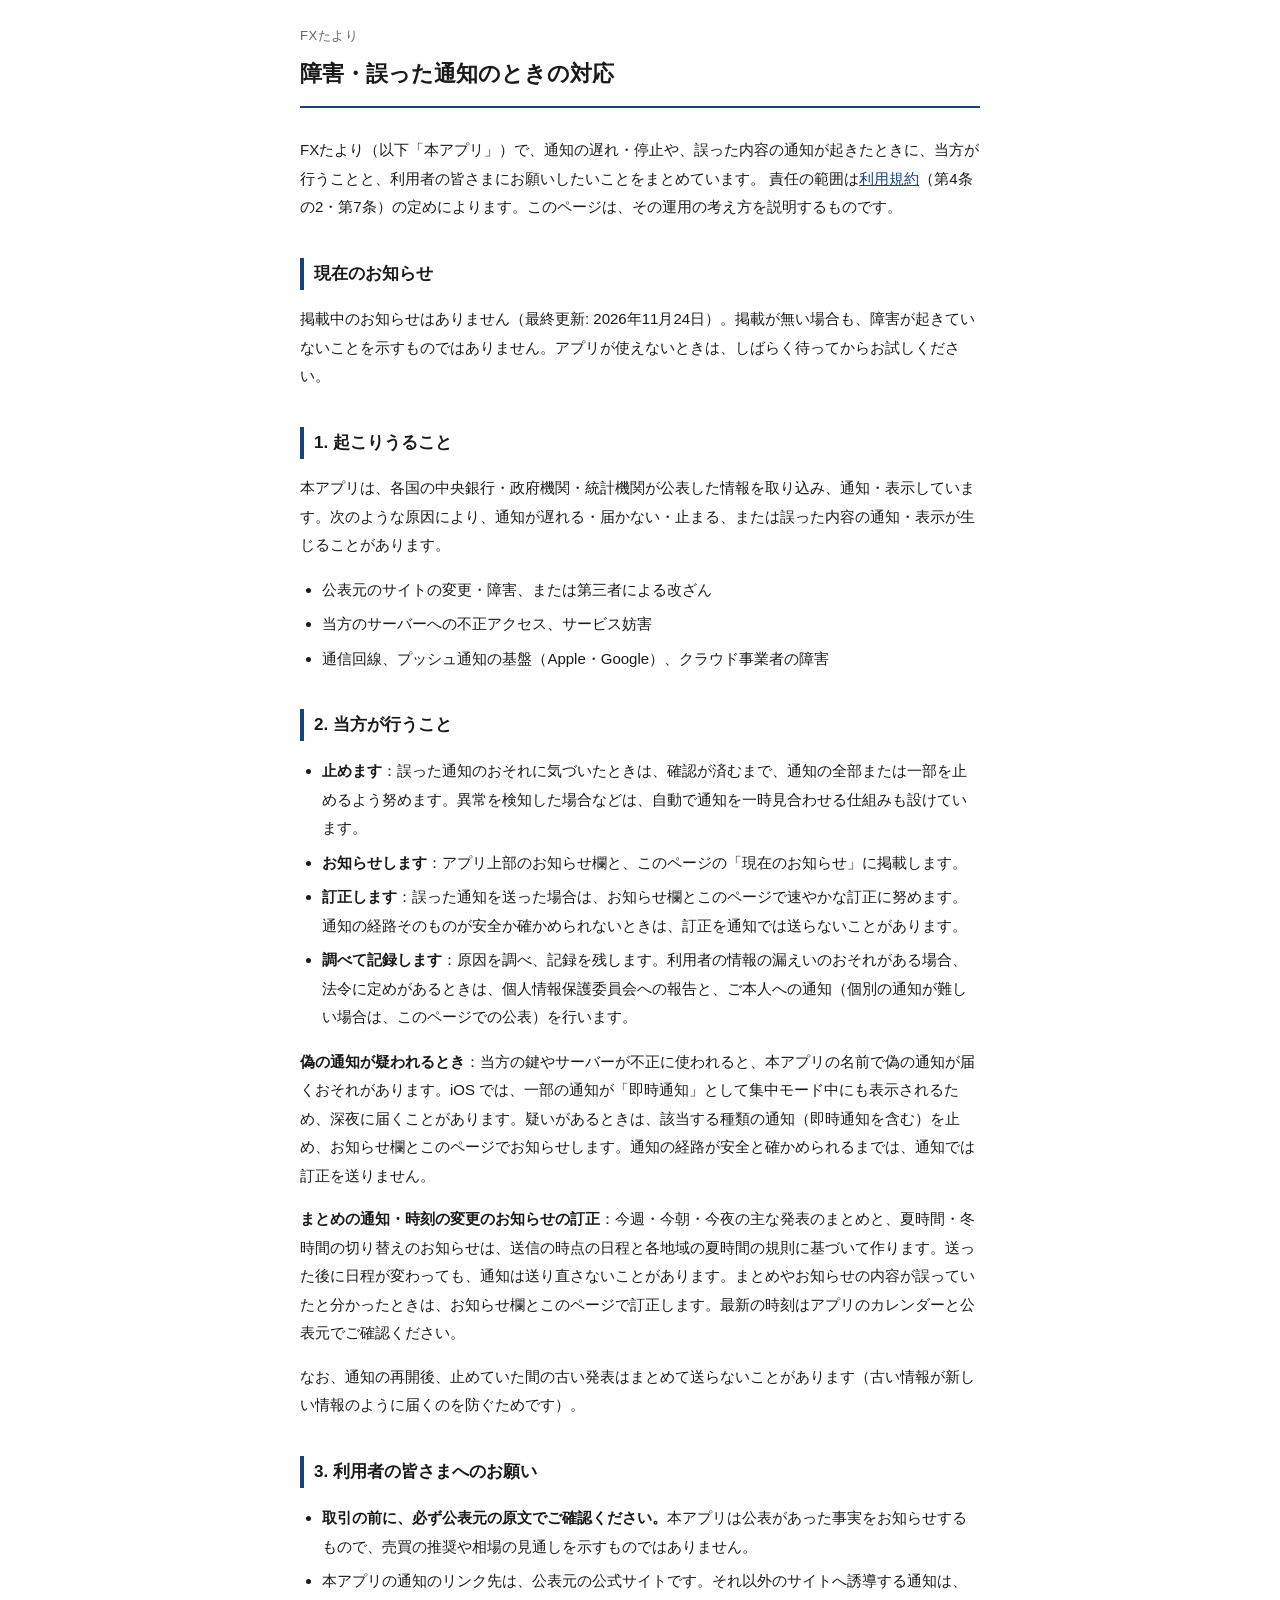
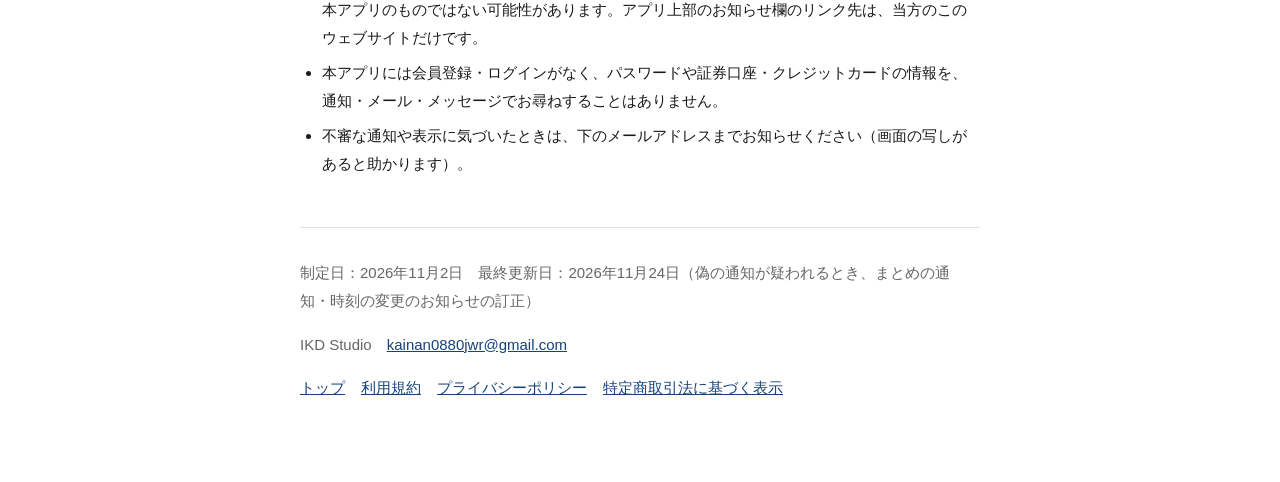
<file: incident.html>
<!DOCTYPE html>
<html lang="ja">
<head>
<meta charset="UTF-8">
<meta name="viewport" content="width=device-width, initial-scale=1">
<meta http-equiv="Content-Security-Policy" content="default-src 'none'; img-src 'self' data:; style-src 'self' 'unsafe-inline'; base-uri 'none'; form-action 'none'">
<meta name="referrer" content="strict-origin-when-cross-origin">
<title>障害・誤った通知のときの対応 — FXたより</title>
<meta name="description" content="FXたより の障害・誤った通知のときの対応と、現在のお知らせ。通知が届かない・おかしな通知が届いたときの確認の方法。">
<link rel="canonical" href="https://kainan0880jwr.github.io/fxtayori/incident.html">
<link rel="stylesheet" href="style.css">
</head>
<body>
<header>
  <div class="app">FXたより</div>
  <h1>障害・誤った通知のときの対応</h1>
</header>

<p>FXたより（以下「本アプリ」）で、通知の遅れ・停止や、誤った内容の通知が起きたときに、当方が行うことと、利用者の皆さまにお願いしたいことをまとめています。
責任の範囲は<a href="terms.html">利用規約</a>（第4条の2・第7条）の定めによります。このページは、その運用の考え方を説明するものです。</p>

<h2>現在のお知らせ</h2>
<p>掲載中のお知らせはありません（最終更新: 2026年11月24日）。掲載が無い場合も、障害が起きていないことを示すものではありません。アプリが使えないときは、しばらく待ってからお試しください。</p>

<h2>1. 起こりうること</h2>
<p>本アプリは、各国の中央銀行・政府機関・統計機関が公表した情報を取り込み、通知・表示しています。次のような原因により、通知が遅れる・届かない・止まる、または誤った内容の通知・表示が生じることがあります。</p>
<ul>
  <li>公表元のサイトの変更・障害、または第三者による改ざん</li>
  <li>当方のサーバーへの不正アクセス、サービス妨害</li>
  <li>通信回線、プッシュ通知の基盤（Apple・Google）、クラウド事業者の障害</li>
</ul>

<h2>2. 当方が行うこと</h2>
<ul>
  <li><strong>止めます</strong>：誤った通知のおそれに気づいたときは、確認が済むまで、通知の全部または一部を止めるよう努めます。異常を検知した場合などは、自動で通知を一時見合わせる仕組みも設けています。</li>
  <li><strong>お知らせします</strong>：アプリ上部のお知らせ欄と、このページの「現在のお知らせ」に掲載します。</li>
  <li><strong>訂正します</strong>：誤った通知を送った場合は、お知らせ欄とこのページで速やかな訂正に努めます。通知の経路そのものが安全か確かめられないときは、訂正を通知では送らないことがあります。</li>
  <li><strong>調べて記録します</strong>：原因を調べ、記録を残します。利用者の情報の漏えいのおそれがある場合、法令に定めがあるときは、個人情報保護委員会への報告と、ご本人への通知（個別の通知が難しい場合は、このページでの公表）を行います。</li>
</ul>
<p><strong>偽の通知が疑われるとき</strong>：当方の鍵やサーバーが不正に使われると、本アプリの名前で偽の通知が届くおそれがあります。iOS では、一部の通知が「即時通知」として集中モード中にも表示されるため、深夜に届くことがあります。疑いがあるときは、該当する種類の通知（即時通知を含む）を止め、お知らせ欄とこのページでお知らせします。通知の経路が安全と確かめられるまでは、通知では訂正を送りません。</p>
<p><strong>まとめの通知・時刻の変更のお知らせの訂正</strong>：今週・今朝・今夜の主な発表のまとめと、夏時間・冬時間の切り替えのお知らせは、送信の時点の日程と各地域の夏時間の規則に基づいて作ります。送った後に日程が変わっても、通知は送り直さないことがあります。まとめやお知らせの内容が誤っていたと分かったときは、お知らせ欄とこのページで訂正します。最新の時刻はアプリのカレンダーと公表元でご確認ください。</p>
<p>なお、通知の再開後、止めていた間の古い発表はまとめて送らないことがあります（古い情報が新しい情報のように届くのを防ぐためです）。</p>

<h2>3. 利用者の皆さまへのお願い</h2>
<ul>
  <li><strong>取引の前に、必ず公表元の原文でご確認ください。</strong>本アプリは公表があった事実をお知らせするもので、売買の推奨や相場の見通しを示すものではありません。</li>
  <li>本アプリの通知のリンク先は、公表元の公式サイトです。それ以外のサイトへ誘導する通知は、本アプリのものではない可能性があります。アプリ上部のお知らせ欄のリンク先は、当方のこのウェブサイトだけです。</li>
  <li>本アプリには会員登録・ログインがなく、パスワードや証券口座・クレジットカードの情報を、通知・メール・メッセージでお尋ねすることはありません。</li>
  <li>不審な通知や表示に気づいたときは、下のメールアドレスまでお知らせください（画面の写しがあると助かります）。</li>
</ul>

<footer>
  <p>制定日：2026年11月2日　最終更新日：2026年11月24日（偽の通知が疑われるとき、まとめの通知・時刻の変更のお知らせの訂正）</p>
  <p>IKD Studio　<a href="mailto:kainan0880jwr@gmail.com">kainan0880jwr@gmail.com</a></p>
  <p><a href="./">トップ</a><a href="terms.html">利用規約</a><a href="privacy.html">プライバシーポリシー</a><a href="tokushoho.html">特定商取引法に基づく表示</a></p>
</footer>
</body>
</html>
</file>
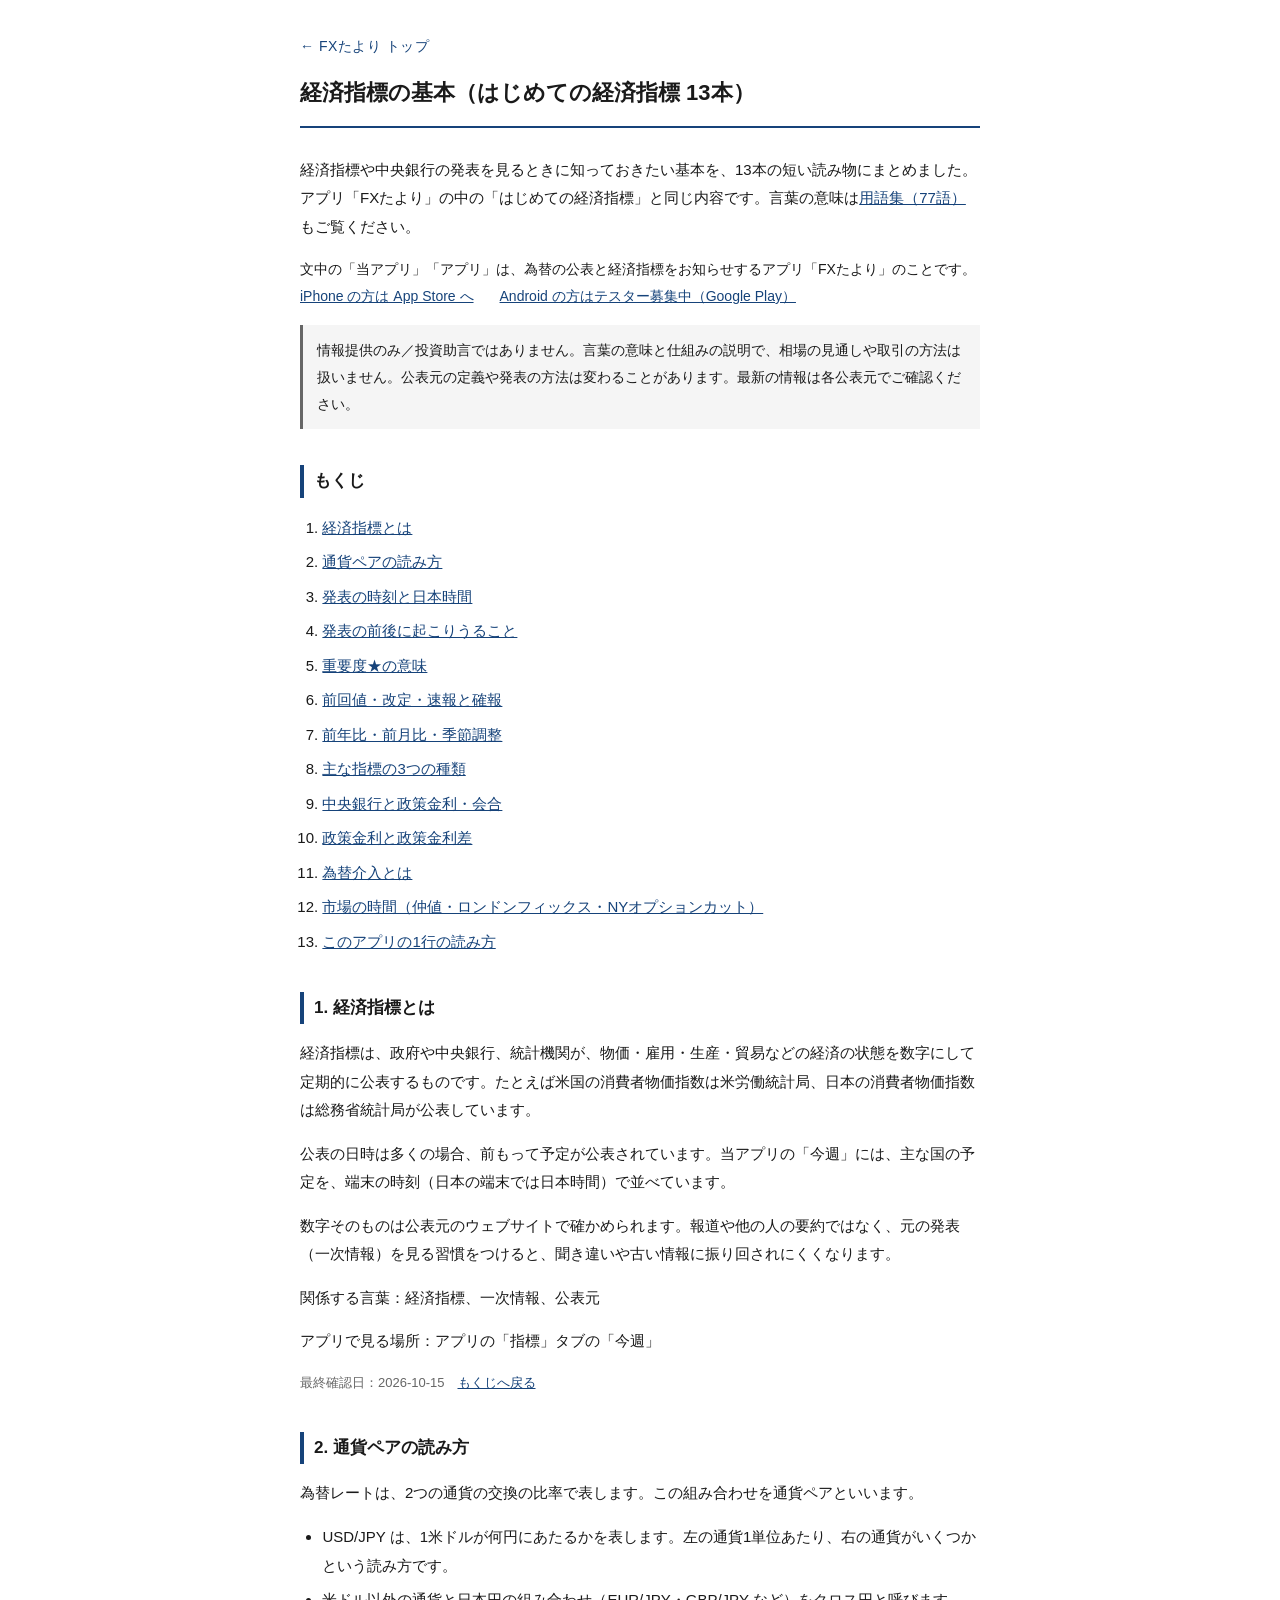
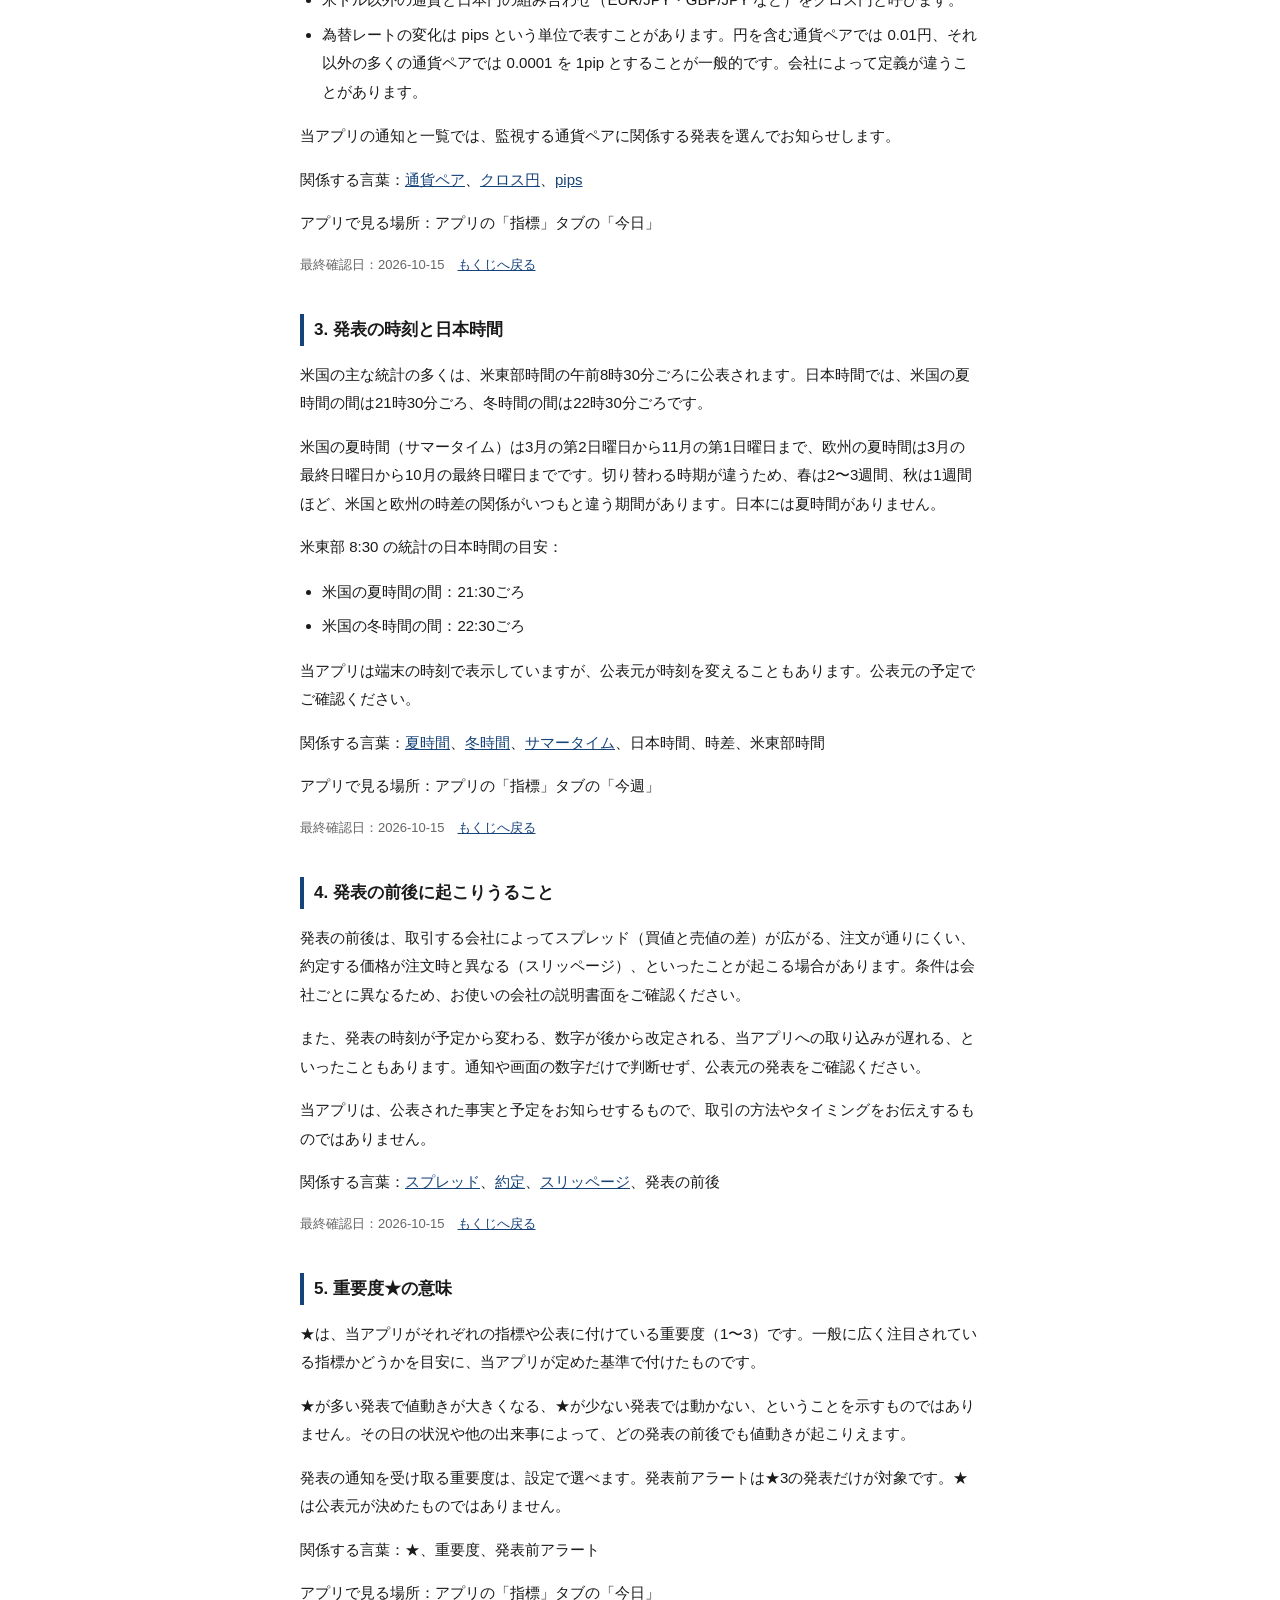
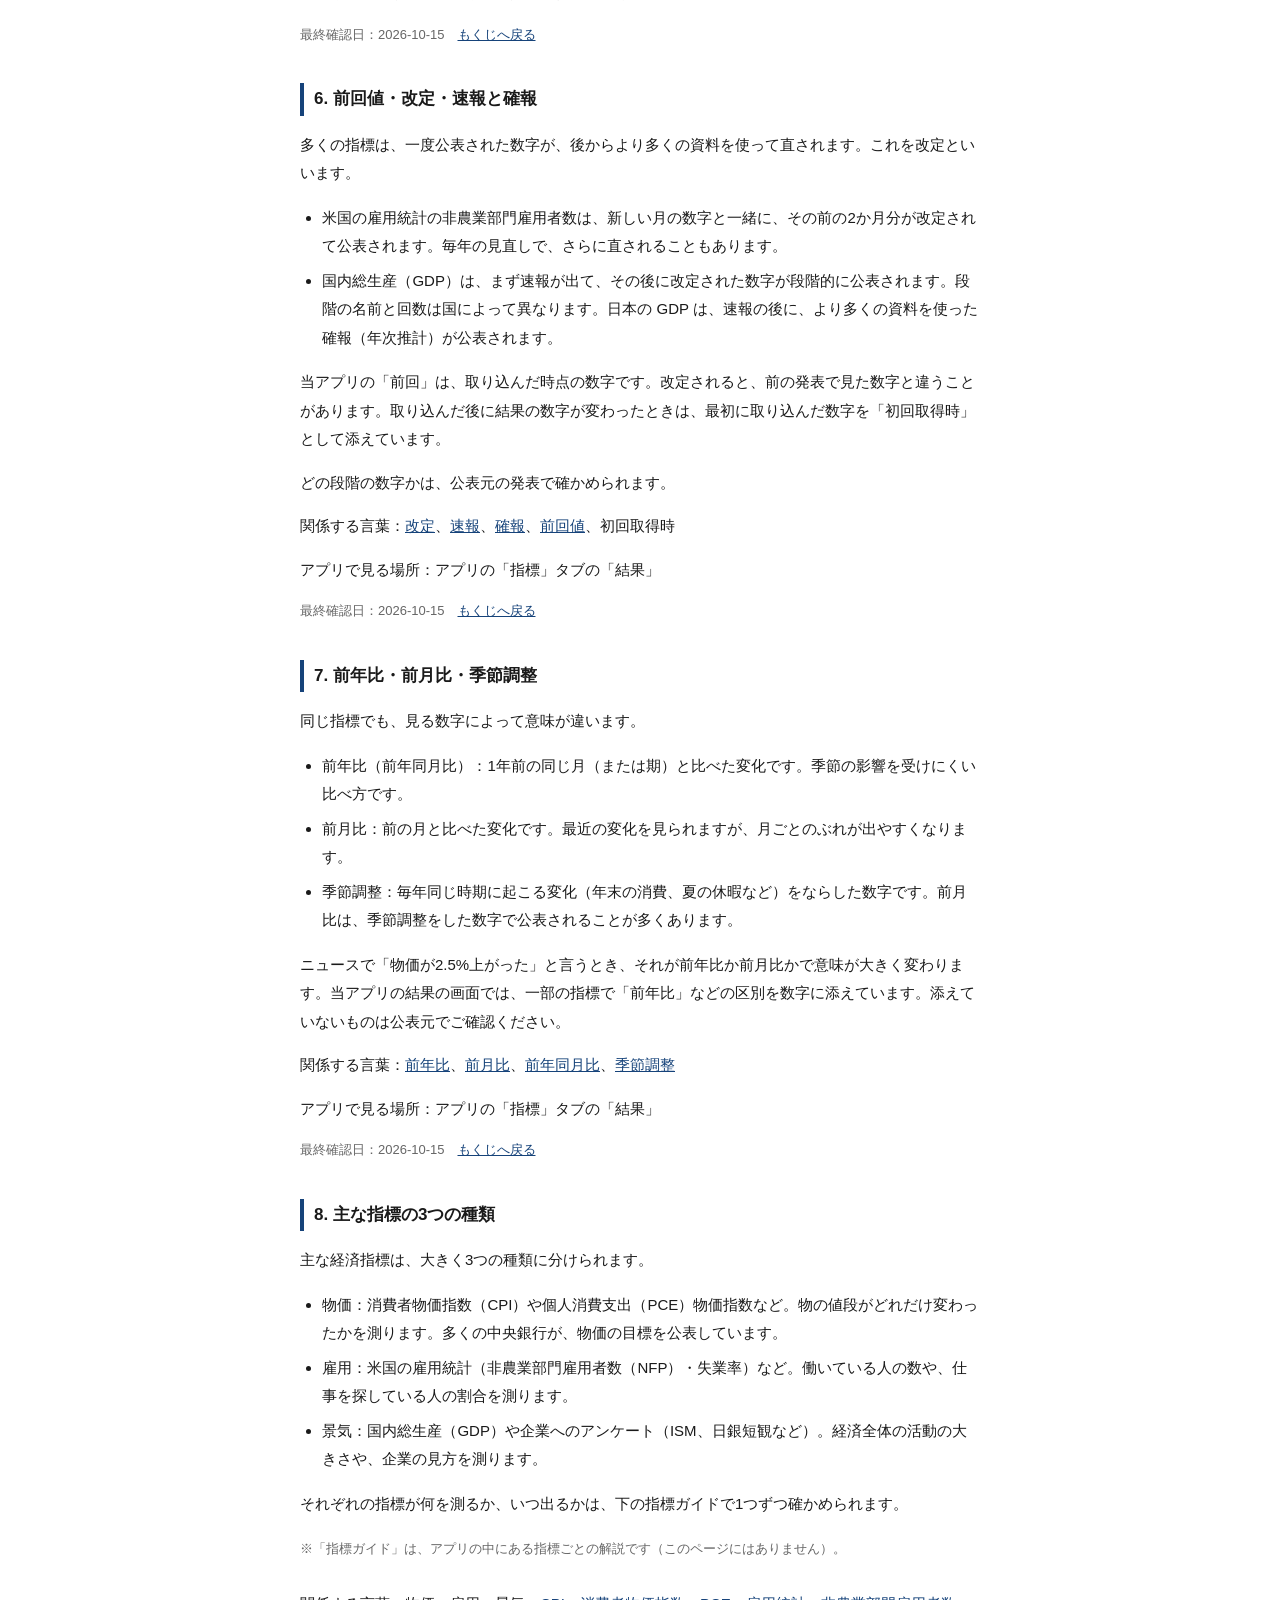
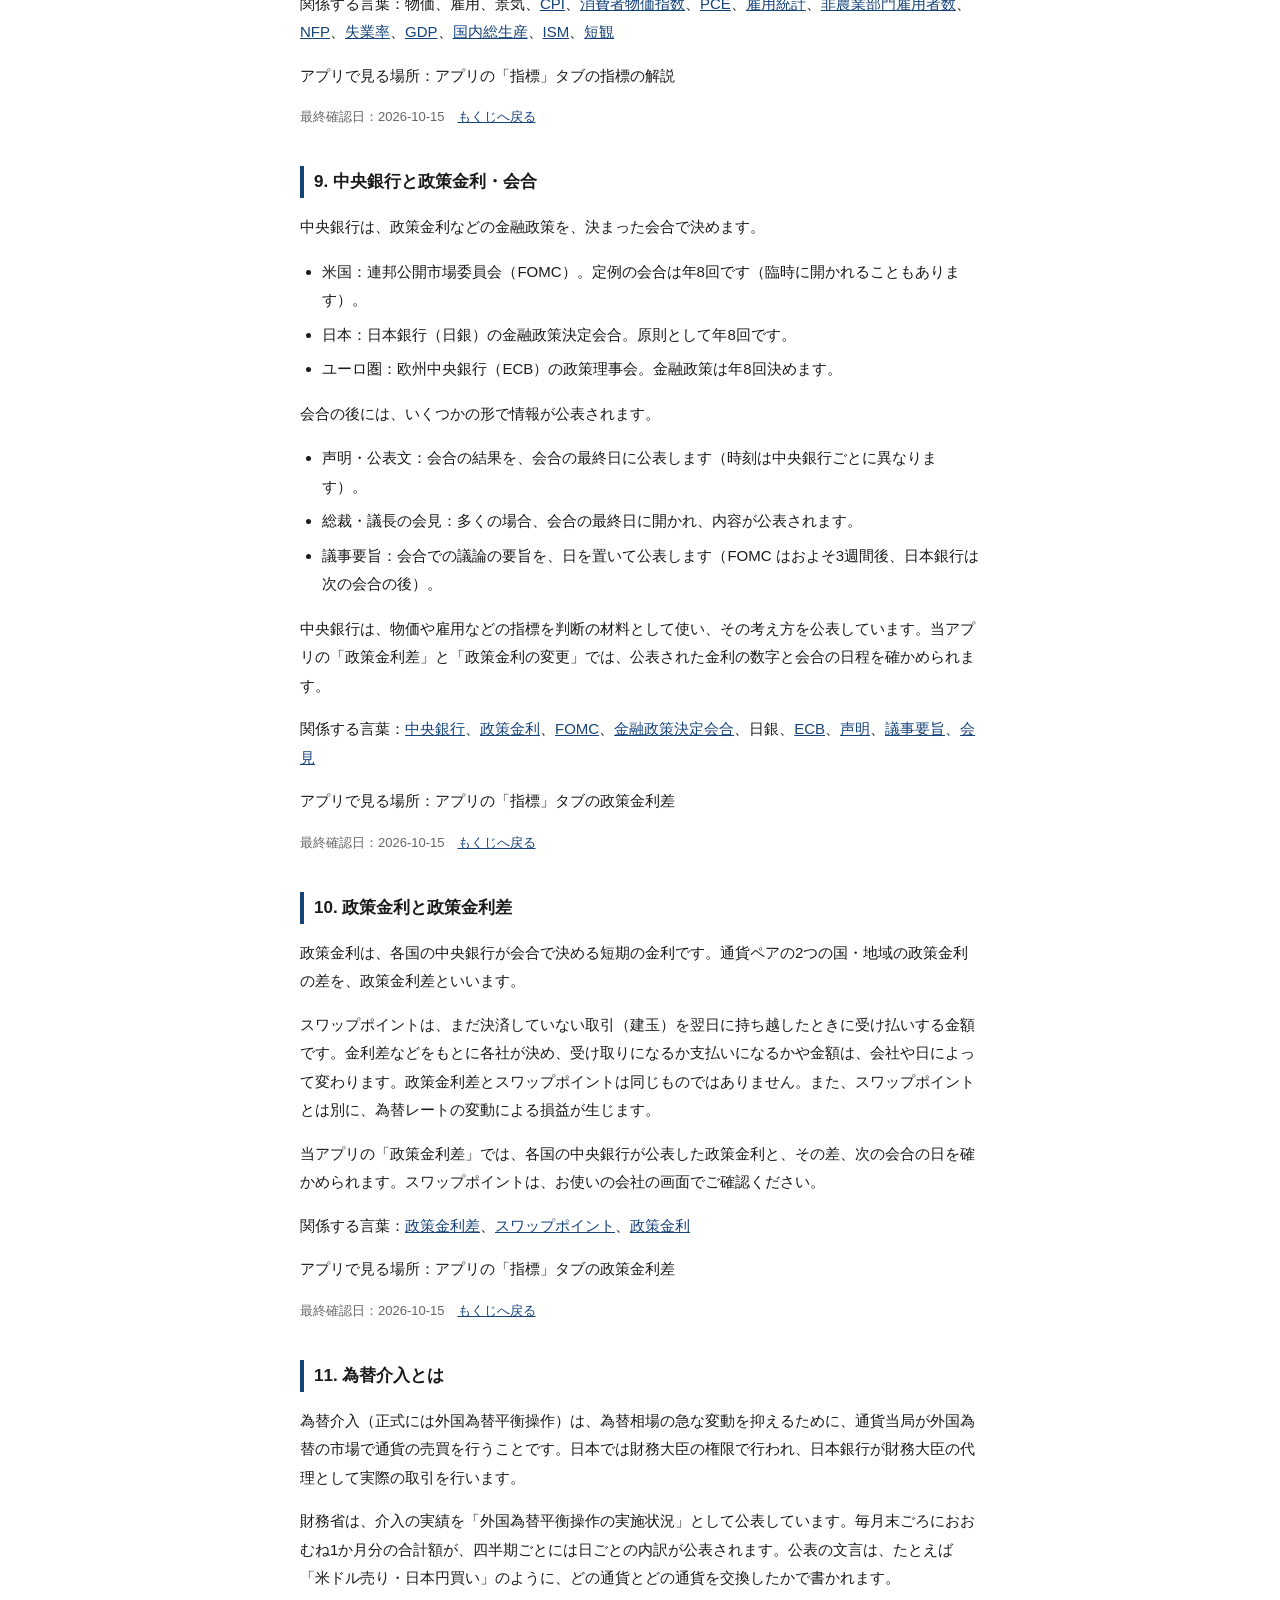
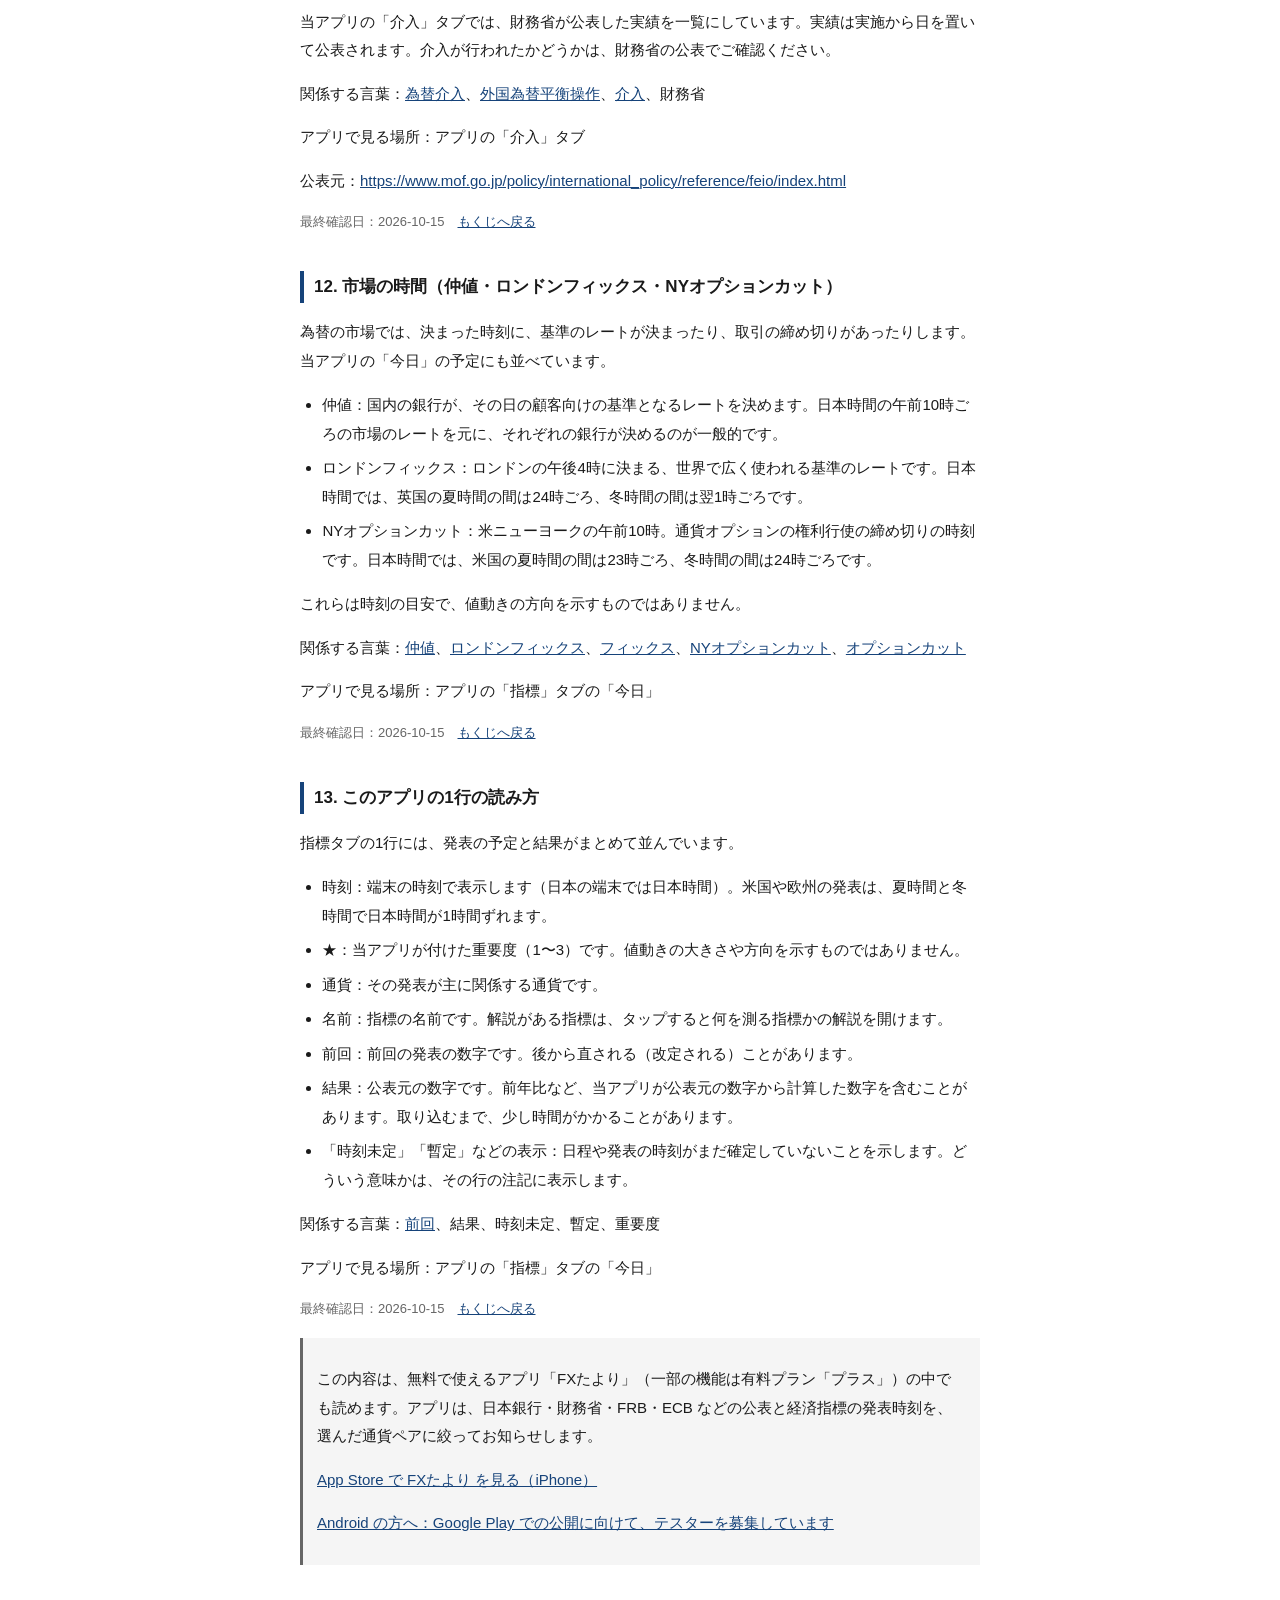
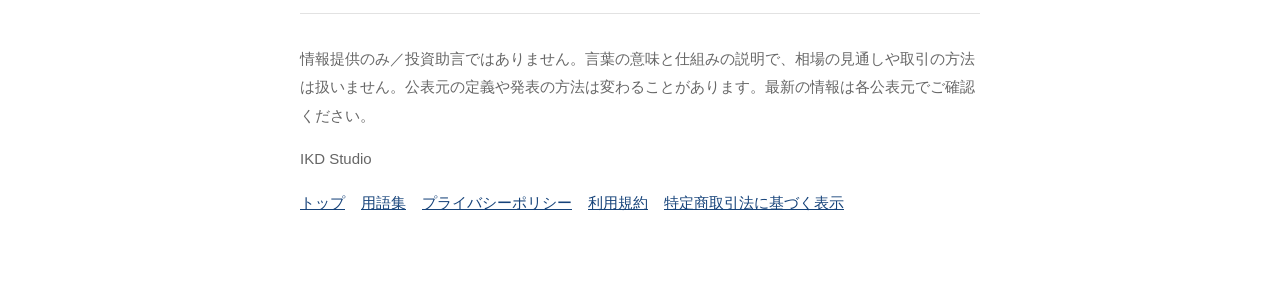
<file: learn.html>
<!DOCTYPE html>
<html lang="ja">
<head>
<meta charset="UTF-8">
<meta name="viewport" content="width=device-width, initial-scale=1">
<meta http-equiv="Content-Security-Policy" content="default-src 'none'; img-src 'self' data:; style-src 'self' 'unsafe-inline'; base-uri 'none'; form-action 'none'">
<meta name="referrer" content="strict-origin-when-cross-origin">
<title>経済指標の基本（13本）— 発表時刻・前回値の改定・前年比｜FXたより</title>
<meta name="description" content="経済指標の基本を13本の短い読み物で。発表の時刻と日本時間（夏時間）、前回値の改定と速報・確報、前年比・前月比、中央銀行と政策金利、為替介入、仲値。相場の見通しは扱いません。">
<link rel="canonical" href="https://kainan0880jwr.github.io/fxtayori/learn.html">
<meta property="og:type" content="article">
<meta property="og:locale" content="ja_JP">
<meta property="og:site_name" content="FXたより">
<meta property="og:title" content="経済指標の基本（13本）— 発表時刻・前回値の改定・前年比｜FXたより">
<meta property="og:description" content="経済指標の基本を13本の短い読み物で。発表の時刻と日本時間（夏時間）、前回値の改定と速報・確報、前年比・前月比、中央銀行と政策金利、為替介入、仲値。相場の見通しは扱いません。">
<meta property="og:url" content="https://kainan0880jwr.github.io/fxtayori/learn.html">
<meta property="og:image" content="https://kainan0880jwr.github.io/fxtayori/og.png">
<meta name="twitter:card" content="summary_large_image">
<meta name="apple-itunes-app" content="app-id=6809456671">
<link rel="stylesheet" href="style.css">
<link rel="apple-touch-icon" href="apple-touch-icon.png">
<script type="application/ld+json">
{
 "@context": "https://schema.org",
 "@type": "Article",
 "headline": "経済指標の基本（はじめての経済指標 13本）",
 "description": "経済指標の基本を13本の短い読み物で。発表の時刻と日本時間（夏時間）、前回値の改定と速報・確報、前年比・前月比、中央銀行と政策金利、為替介入、仲値。相場の見通しは扱いません。",
 "inLanguage": "ja",
 "datePublished": "2026-10-15",
 "dateModified": "2026-10-15",
 "url": "https://kainan0880jwr.github.io/fxtayori/learn.html",
 "image": "https://kainan0880jwr.github.io/fxtayori/og.png",
 "author": {
  "@type": "Organization",
  "name": "IKD Studio"
 },
 "publisher": {
  "@type": "Organization",
  "name": "IKD Studio"
 },
 "about": [
  {
   "@type": "Thing",
   "name": "経済指標とは"
  },
  {
   "@type": "Thing",
   "name": "通貨ペアの読み方"
  },
  {
   "@type": "Thing",
   "name": "発表の時刻と日本時間"
  },
  {
   "@type": "Thing",
   "name": "発表の前後に起こりうること"
  },
  {
   "@type": "Thing",
   "name": "重要度★の意味"
  },
  {
   "@type": "Thing",
   "name": "前回値・改定・速報と確報"
  },
  {
   "@type": "Thing",
   "name": "前年比・前月比・季節調整"
  },
  {
   "@type": "Thing",
   "name": "主な指標の3つの種類"
  },
  {
   "@type": "Thing",
   "name": "中央銀行と政策金利・会合"
  },
  {
   "@type": "Thing",
   "name": "政策金利と政策金利差"
  },
  {
   "@type": "Thing",
   "name": "為替介入とは"
  },
  {
   "@type": "Thing",
   "name": "市場の時間（仲値・ロンドンフィックス・NYオプションカット）"
  },
  {
   "@type": "Thing",
   "name": "このアプリの1行の読み方"
  }
 ]
}
</script>
</head>
<body>
<header>
  <div class="app"><a class="back" href="./">← FXたより トップ</a></div>
  <h1>経済指標の基本（はじめての経済指標 13本）</h1>
</header>
<main>
<p>経済指標や中央銀行の発表を見るときに知っておきたい基本を、13本の短い読み物にまとめました。アプリ「FXたより」の中の「はじめての経済指標」と同じ内容です。言葉の意味は<a href="glossary.html">用語集（77語）</a>もご覧ください。</p>
<p class="app-line">文中の「当アプリ」「アプリ」は、為替の公表と経済指標をお知らせするアプリ「FXたより」のことです。<a href="https://apps.apple.com/app/apple-store/id6809456671?pt=129108253&amp;ct=lp_learn&amp;mt=8" rel="noopener">iPhone の方は App Store へ</a>　<a href="./#android">Android の方はテスター募集中（Google Play）</a></p>
<p class="note">情報提供のみ／投資助言ではありません。言葉の意味と仕組みの説明で、相場の見通しや取引の方法は扱いません。公表元の定義や発表の方法は変わることがあります。最新の情報は各公表元でご確認ください。</p>
<nav aria-label="もくじ">
<h2 id="toc">もくじ</h2>
<ol>
  <li><a href="#what_is_indicator">経済指標とは</a></li>
  <li><a href="#currency_pairs">通貨ペアの読み方</a></li>
  <li><a href="#time_and_jst">発表の時刻と日本時間</a></li>
  <li><a href="#around_release">発表の前後に起こりうること</a></li>
  <li><a href="#stars">重要度★の意味</a></li>
  <li><a href="#revisions">前回値・改定・速報と確報</a></li>
  <li><a href="#yoy_mom">前年比・前月比・季節調整</a></li>
  <li><a href="#three_kinds">主な指標の3つの種類</a></li>
  <li><a href="#central_banks">中央銀行と政策金利・会合</a></li>
  <li><a href="#rate_diff_basics">政策金利と政策金利差</a></li>
  <li><a href="#intervention">為替介入とは</a></li>
  <li><a href="#market_times">市場の時間（仲値・ロンドンフィックス・NYオプションカット）</a></li>
  <li><a href="#read_a_row">このアプリの1行の読み方</a></li>
</ol>
</nav>

<section aria-labelledby="what_is_indicator">
<h2 id="what_is_indicator">1. 経済指標とは</h2>
<p>経済指標は、政府や中央銀行、統計機関が、物価・雇用・生産・貿易などの経済の状態を数字にして定期的に公表するものです。たとえば米国の消費者物価指数は米労働統計局、日本の消費者物価指数は総務省統計局が公表しています。</p>
<p>公表の日時は多くの場合、前もって予定が公表されています。当アプリの「今週」には、主な国の予定を、端末の時刻（日本の端末では日本時間）で並べています。</p>
<p>数字そのものは公表元のウェブサイトで確かめられます。報道や他の人の要約ではなく、元の発表（一次情報）を見る習慣をつけると、聞き違いや古い情報に振り回されにくくなります。</p>
<p>関係する言葉：経済指標、一次情報、公表元</p>
<p>アプリで見る場所：アプリの「指標」タブの「今週」</p>
<p class="checked">最終確認日：2026-10-15　<a href="#toc">もくじへ戻る</a></p>
</section>

<section aria-labelledby="currency_pairs">
<h2 id="currency_pairs">2. 通貨ペアの読み方</h2>
<p>為替レートは、2つの通貨の交換の比率で表します。この組み合わせを通貨ペアといいます。</p>
<ul><li>USD/JPY は、1米ドルが何円にあたるかを表します。左の通貨1単位あたり、右の通貨がいくつかという読み方です。</li><li>米ドル以外の通貨と日本円の組み合わせ（EUR/JPY・GBP/JPY など）をクロス円と呼びます。</li><li>為替レートの変化は pips という単位で表すことがあります。円を含む通貨ペアでは 0.01円、それ以外の多くの通貨ペアでは 0.0001 を 1pip とすることが一般的です。会社によって定義が違うことがあります。</li></ul>
<p>当アプリの通知と一覧では、監視する通貨ペアに関係する発表を選んでお知らせします。</p>
<p>関係する言葉：<a href="glossary.html#g_currency_pair">通貨ペア</a>、<a href="glossary.html#g_cross_yen">クロス円</a>、<a href="glossary.html#g_pips">pips</a></p>
<p>アプリで見る場所：アプリの「指標」タブの「今日」</p>
<p class="checked">最終確認日：2026-10-15　<a href="#toc">もくじへ戻る</a></p>
</section>

<section aria-labelledby="time_and_jst">
<h2 id="time_and_jst">3. 発表の時刻と日本時間</h2>
<p>米国の主な統計の多くは、米東部時間の午前8時30分ごろに公表されます。日本時間では、米国の夏時間の間は21時30分ごろ、冬時間の間は22時30分ごろです。</p>
<p>米国の夏時間（サマータイム）は3月の第2日曜日から11月の第1日曜日まで、欧州の夏時間は3月の最終日曜日から10月の最終日曜日までです。切り替わる時期が違うため、春は2〜3週間、秋は1週間ほど、米国と欧州の時差の関係がいつもと違う期間があります。日本には夏時間がありません。</p>
<p>米東部 8:30 の統計の日本時間の目安：</p>
<ul><li>米国の夏時間の間：21:30ごろ</li><li>米国の冬時間の間：22:30ごろ</li></ul>
<p>当アプリは端末の時刻で表示していますが、公表元が時刻を変えることもあります。公表元の予定でご確認ください。</p>
<p>関係する言葉：<a href="glossary.html#g_dst">夏時間</a>、<a href="glossary.html#g_dst">冬時間</a>、<a href="glossary.html#g_dst">サマータイム</a>、日本時間、時差、米東部時間</p>
<p>アプリで見る場所：アプリの「指標」タブの「今週」</p>
<p class="checked">最終確認日：2026-10-15　<a href="#toc">もくじへ戻る</a></p>
</section>

<section aria-labelledby="around_release">
<h2 id="around_release">4. 発表の前後に起こりうること</h2>
<p>発表の前後は、取引する会社によってスプレッド（買値と売値の差）が広がる、注文が通りにくい、約定する価格が注文時と異なる（スリッページ）、といったことが起こる場合があります。条件は会社ごとに異なるため、お使いの会社の説明書面をご確認ください。</p>
<p>また、発表の時刻が予定から変わる、数字が後から改定される、当アプリへの取り込みが遅れる、といったこともあります。通知や画面の数字だけで判断せず、公表元の発表をご確認ください。</p>
<p>当アプリは、公表された事実と予定をお知らせするもので、取引の方法やタイミングをお伝えするものではありません。</p>
<p>関係する言葉：<a href="glossary.html#g_spread">スプレッド</a>、<a href="glossary.html#g_execution">約定</a>、<a href="glossary.html#g_slippage">スリッページ</a>、発表の前後</p>
<p class="checked">最終確認日：2026-10-15　<a href="#toc">もくじへ戻る</a></p>
</section>

<section aria-labelledby="stars">
<h2 id="stars">5. 重要度★の意味</h2>
<p>★は、当アプリがそれぞれの指標や公表に付けている重要度（1〜3）です。一般に広く注目されている指標かどうかを目安に、当アプリが定めた基準で付けたものです。</p>
<p>★が多い発表で値動きが大きくなる、★が少ない発表では動かない、ということを示すものではありません。その日の状況や他の出来事によって、どの発表の前後でも値動きが起こりえます。</p>
<p>発表の通知を受け取る重要度は、設定で選べます。発表前アラートは★3の発表だけが対象です。★は公表元が決めたものではありません。</p>
<p>関係する言葉：★、重要度、発表前アラート</p>
<p>アプリで見る場所：アプリの「指標」タブの「今日」</p>
<p class="checked">最終確認日：2026-10-15　<a href="#toc">もくじへ戻る</a></p>
</section>

<section aria-labelledby="revisions">
<h2 id="revisions">6. 前回値・改定・速報と確報</h2>
<p>多くの指標は、一度公表された数字が、後からより多くの資料を使って直されます。これを改定といいます。</p>
<ul><li>米国の雇用統計の非農業部門雇用者数は、新しい月の数字と一緒に、その前の2か月分が改定されて公表されます。毎年の見直しで、さらに直されることもあります。</li><li>国内総生産（GDP）は、まず速報が出て、その後に改定された数字が段階的に公表されます。段階の名前と回数は国によって異なります。日本の GDP は、速報の後に、より多くの資料を使った確報（年次推計）が公表されます。</li></ul>
<p>当アプリの「前回」は、取り込んだ時点の数字です。改定されると、前の発表で見た数字と違うことがあります。取り込んだ後に結果の数字が変わったときは、最初に取り込んだ数字を「初回取得時」として添えています。</p>
<p>どの段階の数字かは、公表元の発表で確かめられます。</p>
<p>関係する言葉：<a href="glossary.html#g_revision">改定</a>、<a href="glossary.html#g_preliminary">速報</a>、<a href="glossary.html#g_final_value">確報</a>、<a href="glossary.html#g_prev_value">前回値</a>、初回取得時</p>
<p>アプリで見る場所：アプリの「指標」タブの「結果」</p>
<p class="checked">最終確認日：2026-10-15　<a href="#toc">もくじへ戻る</a></p>
</section>

<section aria-labelledby="yoy_mom">
<h2 id="yoy_mom">7. 前年比・前月比・季節調整</h2>
<p>同じ指標でも、見る数字によって意味が違います。</p>
<ul><li>前年比（前年同月比）：1年前の同じ月（または期）と比べた変化です。季節の影響を受けにくい比べ方です。</li><li>前月比：前の月と比べた変化です。最近の変化を見られますが、月ごとのぶれが出やすくなります。</li><li>季節調整：毎年同じ時期に起こる変化（年末の消費、夏の休暇など）をならした数字です。前月比は、季節調整をした数字で公表されることが多くあります。</li></ul>
<p>ニュースで「物価が2.5%上がった」と言うとき、それが前年比か前月比かで意味が大きく変わります。当アプリの結果の画面では、一部の指標で「前年比」などの区別を数字に添えています。添えていないものは公表元でご確認ください。</p>
<p>関係する言葉：<a href="glossary.html#g_yoy">前年比</a>、<a href="glossary.html#g_mom">前月比</a>、<a href="glossary.html#g_yoy">前年同月比</a>、<a href="glossary.html#g_seasonal_adjustment">季節調整</a></p>
<p>アプリで見る場所：アプリの「指標」タブの「結果」</p>
<p class="checked">最終確認日：2026-10-15　<a href="#toc">もくじへ戻る</a></p>
</section>

<section aria-labelledby="three_kinds">
<h2 id="three_kinds">8. 主な指標の3つの種類</h2>
<p>主な経済指標は、大きく3つの種類に分けられます。</p>
<ul><li>物価：消費者物価指数（CPI）や個人消費支出（PCE）物価指数など。物の値段がどれだけ変わったかを測ります。多くの中央銀行が、物価の目標を公表しています。</li><li>雇用：米国の雇用統計（非農業部門雇用者数（NFP）・失業率）など。働いている人の数や、仕事を探している人の割合を測ります。</li><li>景気：国内総生産（GDP）や企業へのアンケート（ISM、日銀短観など）。経済全体の活動の大きさや、企業の見方を測ります。</li></ul>
<p>それぞれの指標が何を測るか、いつ出るかは、下の指標ガイドで1つずつ確かめられます。</p>
<p class="aka">※「指標ガイド」は、アプリの中にある指標ごとの解説です（このページにはありません）。</p>
<p>関係する言葉：物価、雇用、景気、<a href="glossary.html#g_cpi">CPI</a>、<a href="glossary.html#g_cpi">消費者物価指数</a>、<a href="glossary.html#g_pce">PCE</a>、<a href="glossary.html#g_employment_report">雇用統計</a>、<a href="glossary.html#g_nfp">非農業部門雇用者数</a>、<a href="glossary.html#g_nfp">NFP</a>、<a href="glossary.html#g_unemployment_rate">失業率</a>、<a href="glossary.html#g_gdp">GDP</a>、<a href="glossary.html#g_gdp">国内総生産</a>、<a href="glossary.html#g_ism">ISM</a>、<a href="glossary.html#g_tankan">短観</a></p>
<p>アプリで見る場所：アプリの「指標」タブの指標の解説</p>
<p class="checked">最終確認日：2026-10-15　<a href="#toc">もくじへ戻る</a></p>
</section>

<section aria-labelledby="central_banks">
<h2 id="central_banks">9. 中央銀行と政策金利・会合</h2>
<p>中央銀行は、政策金利などの金融政策を、決まった会合で決めます。</p>
<ul><li>米国：連邦公開市場委員会（FOMC）。定例の会合は年8回です（臨時に開かれることもあります）。</li><li>日本：日本銀行（日銀）の金融政策決定会合。原則として年8回です。</li><li>ユーロ圏：欧州中央銀行（ECB）の政策理事会。金融政策は年8回決めます。</li></ul>
<p>会合の後には、いくつかの形で情報が公表されます。</p>
<ul><li>声明・公表文：会合の結果を、会合の最終日に公表します（時刻は中央銀行ごとに異なります）。</li><li>総裁・議長の会見：多くの場合、会合の最終日に開かれ、内容が公表されます。</li><li>議事要旨：会合での議論の要旨を、日を置いて公表します（FOMC はおよそ3週間後、日本銀行は次の会合の後）。</li></ul>
<p>中央銀行は、物価や雇用などの指標を判断の材料として使い、その考え方を公表しています。当アプリの「政策金利差」と「政策金利の変更」では、公表された金利の数字と会合の日程を確かめられます。</p>
<p>関係する言葉：<a href="glossary.html#g_central_bank">中央銀行</a>、<a href="glossary.html#g_policy_rate">政策金利</a>、<a href="glossary.html#g_fomc">FOMC</a>、<a href="glossary.html#g_boj_mpm">金融政策決定会合</a>、日銀、<a href="glossary.html#g_ecb_governing_council">ECB</a>、<a href="glossary.html#g_statement">声明</a>、<a href="glossary.html#g_minutes">議事要旨</a>、<a href="glossary.html#g_press_conference">会見</a></p>
<p>アプリで見る場所：アプリの「指標」タブの政策金利差</p>
<p class="checked">最終確認日：2026-10-15　<a href="#toc">もくじへ戻る</a></p>
</section>

<section aria-labelledby="rate_diff_basics">
<h2 id="rate_diff_basics">10. 政策金利と政策金利差</h2>
<p>政策金利は、各国の中央銀行が会合で決める短期の金利です。通貨ペアの2つの国・地域の政策金利の差を、政策金利差といいます。</p>
<p>スワップポイントは、まだ決済していない取引（建玉）を翌日に持ち越したときに受け払いする金額です。金利差などをもとに各社が決め、受け取りになるか支払いになるかや金額は、会社や日によって変わります。政策金利差とスワップポイントは同じものではありません。また、スワップポイントとは別に、為替レートの変動による損益が生じます。</p>
<p>当アプリの「政策金利差」では、各国の中央銀行が公表した政策金利と、その差、次の会合の日を確かめられます。スワップポイントは、お使いの会社の画面でご確認ください。</p>
<p>関係する言葉：<a href="glossary.html#g_rate_diff">政策金利差</a>、<a href="glossary.html#g_swap_points">スワップポイント</a>、<a href="glossary.html#g_policy_rate">政策金利</a></p>
<p>アプリで見る場所：アプリの「指標」タブの政策金利差</p>
<p class="checked">最終確認日：2026-10-15　<a href="#toc">もくじへ戻る</a></p>
</section>

<section aria-labelledby="intervention">
<h2 id="intervention">11. 為替介入とは</h2>
<p>為替介入（正式には外国為替平衡操作）は、為替相場の急な変動を抑えるために、通貨当局が外国為替の市場で通貨の売買を行うことです。日本では財務大臣の権限で行われ、日本銀行が財務大臣の代理として実際の取引を行います。</p>
<p>財務省は、介入の実績を「外国為替平衡操作の実施状況」として公表しています。毎月末ごろにおおむね1か月分の合計額が、四半期ごとには日ごとの内訳が公表されます。公表の文言は、たとえば「米ドル売り・日本円買い」のように、どの通貨とどの通貨を交換したかで書かれます。</p>
<p>当アプリの「介入」タブでは、財務省が公表した実績を一覧にしています。実績は実施から日を置いて公表されます。介入が行われたかどうかは、財務省の公表でご確認ください。</p>
<p>関係する言葉：<a href="glossary.html#g_fx_intervention">為替介入</a>、<a href="glossary.html#g_fx_intervention">外国為替平衡操作</a>、<a href="glossary.html#g_fx_intervention">介入</a>、財務省</p>
<p>アプリで見る場所：アプリの「介入」タブ</p>
<p>公表元：<a href="https://www.mof.go.jp/policy/international_policy/reference/feio/index.html" rel="noopener">https://www.mof.go.jp/policy/international_policy/reference/feio/index.html</a></p>
<p class="checked">最終確認日：2026-10-15　<a href="#toc">もくじへ戻る</a></p>
</section>

<section aria-labelledby="market_times">
<h2 id="market_times">12. 市場の時間（仲値・ロンドンフィックス・NYオプションカット）</h2>
<p>為替の市場では、決まった時刻に、基準のレートが決まったり、取引の締め切りがあったりします。当アプリの「今日」の予定にも並べています。</p>
<ul><li>仲値：国内の銀行が、その日の顧客向けの基準となるレートを決めます。日本時間の午前10時ごろの市場のレートを元に、それぞれの銀行が決めるのが一般的です。</li><li>ロンドンフィックス：ロンドンの午後4時に決まる、世界で広く使われる基準のレートです。日本時間では、英国の夏時間の間は24時ごろ、冬時間の間は翌1時ごろです。</li><li>NYオプションカット：米ニューヨークの午前10時。通貨オプションの権利行使の締め切りの時刻です。日本時間では、米国の夏時間の間は23時ごろ、冬時間の間は24時ごろです。</li></ul>
<p>これらは時刻の目安で、値動きの方向を示すものではありません。</p>
<p>関係する言葉：<a href="glossary.html#g_nakane">仲値</a>、<a href="glossary.html#g_london_fix">ロンドンフィックス</a>、<a href="glossary.html#g_london_fix">フィックス</a>、<a href="glossary.html#g_ny_cut">NYオプションカット</a>、<a href="glossary.html#g_ny_cut">オプションカット</a></p>
<p>アプリで見る場所：アプリの「指標」タブの「今日」</p>
<p class="checked">最終確認日：2026-10-15　<a href="#toc">もくじへ戻る</a></p>
</section>

<section aria-labelledby="read_a_row">
<h2 id="read_a_row">13. このアプリの1行の読み方</h2>
<p>指標タブの1行には、発表の予定と結果がまとめて並んでいます。</p>
<ul><li>時刻：端末の時刻で表示します（日本の端末では日本時間）。米国や欧州の発表は、夏時間と冬時間で日本時間が1時間ずれます。</li><li>★：当アプリが付けた重要度（1〜3）です。値動きの大きさや方向を示すものではありません。</li><li>通貨：その発表が主に関係する通貨です。</li><li>名前：指標の名前です。解説がある指標は、タップすると何を測る指標かの解説を開けます。</li><li>前回：前回の発表の数字です。後から直される（改定される）ことがあります。</li><li>結果：公表元の数字です。前年比など、当アプリが公表元の数字から計算した数字を含むことがあります。取り込むまで、少し時間がかかることがあります。</li><li>「時刻未定」「暫定」などの表示：日程や発表の時刻がまだ確定していないことを示します。どういう意味かは、その行の注記に表示します。</li></ul>
<p>関係する言葉：<a href="glossary.html#g_prev_value">前回</a>、結果、時刻未定、暫定、重要度</p>
<p>アプリで見る場所：アプリの「指標」タブの「今日」</p>
<p class="checked">最終確認日：2026-10-15　<a href="#toc">もくじへ戻る</a></p>
</section>

<div class="note">
  <p>この内容は、無料で使えるアプリ「FXたより」（一部の機能は有料プラン「プラス」）の中でも読めます。アプリは、日本銀行・財務省・FRB・ECB などの公表と経済指標の発表時刻を、選んだ通貨ペアに絞ってお知らせします。</p>
  <p><a href="https://apps.apple.com/app/apple-store/id6809456671?pt=129108253&amp;ct=lp_learn&amp;mt=8" rel="noopener">App Store で FXたより を見る（iPhone）</a></p>
  <p><a href="./#android">Android の方へ：Google Play での公開に向けて、テスターを募集しています</a></p>
</div>
</main>

<footer>
  <p>情報提供のみ／投資助言ではありません。言葉の意味と仕組みの説明で、相場の見通しや取引の方法は扱いません。公表元の定義や発表の方法は変わることがあります。最新の情報は各公表元でご確認ください。</p>
  <p>IKD Studio</p>
  <p><a href="./">トップ</a><a href="glossary.html">用語集</a><a href="privacy.html">プライバシーポリシー</a><a href="terms.html">利用規約</a><a href="tokushoho.html">特定商取引法に基づく表示</a></p>
</footer>
</body>
</html>
</file>
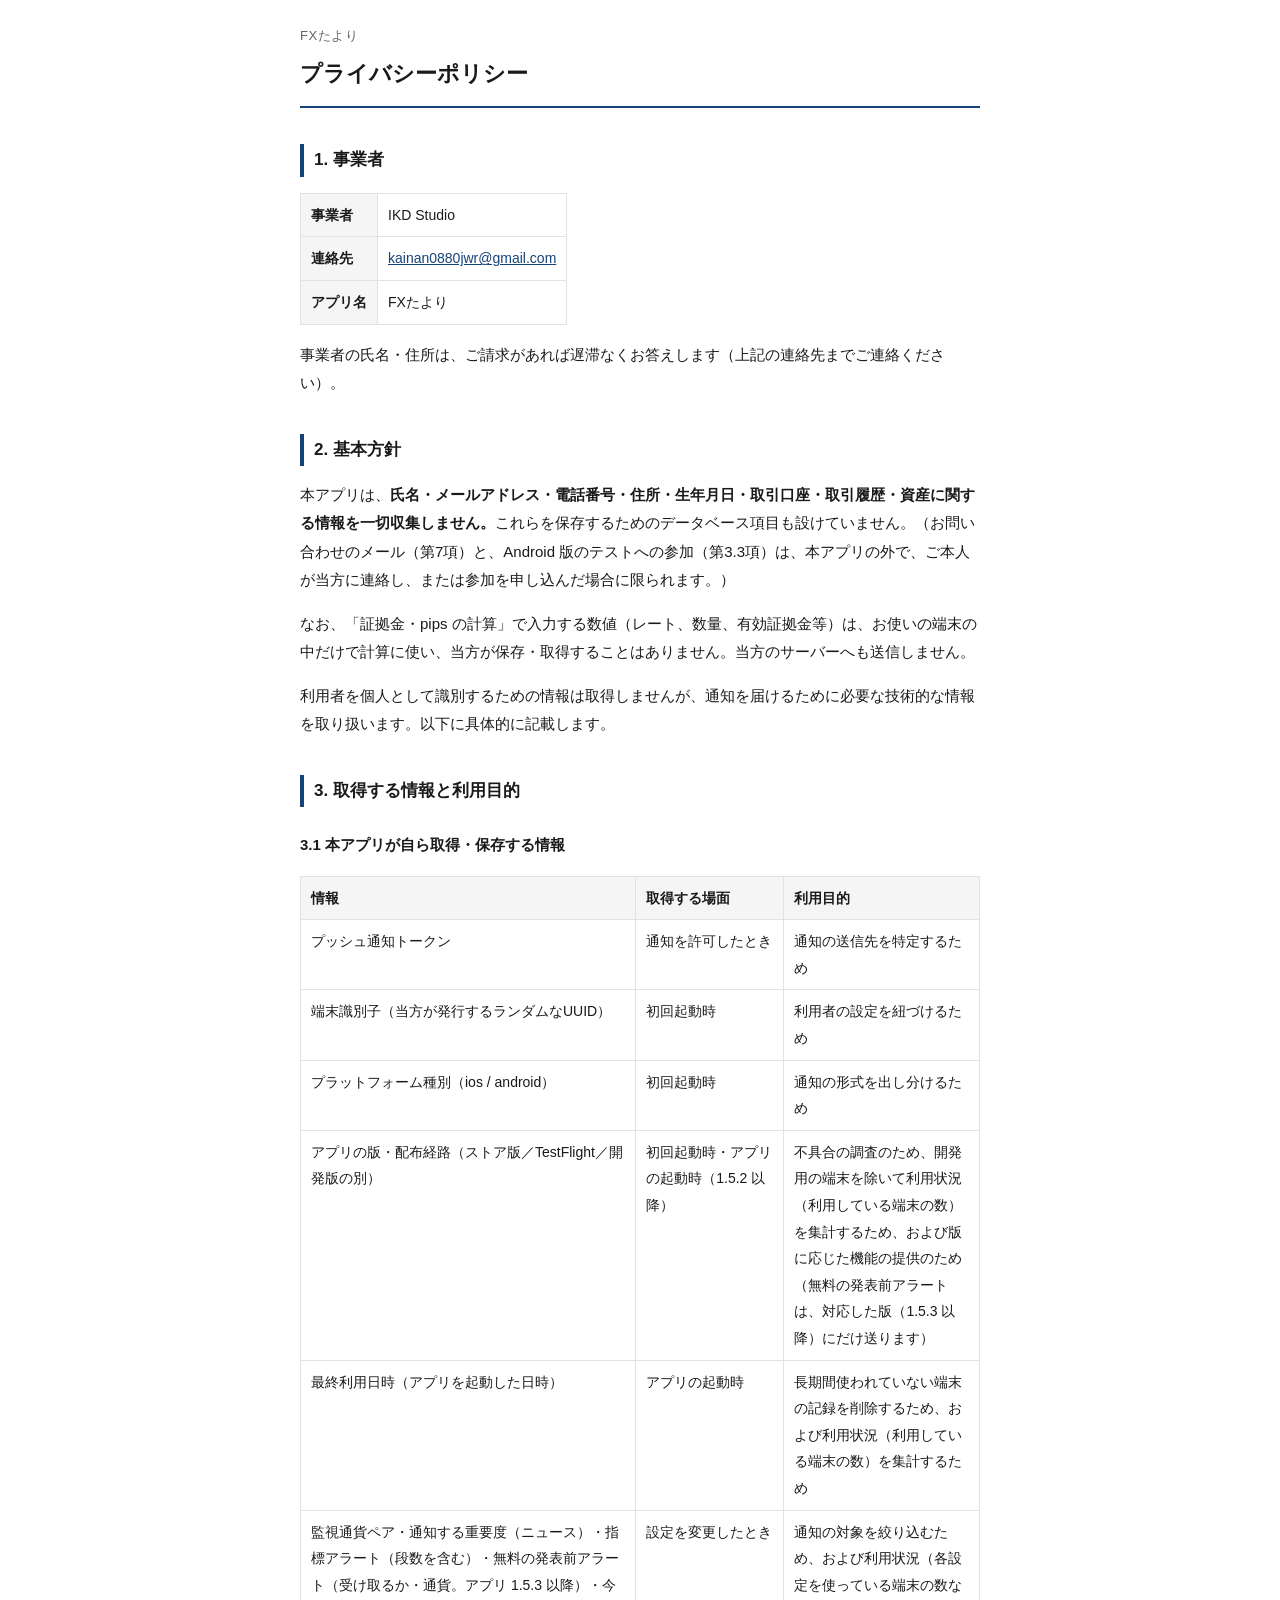
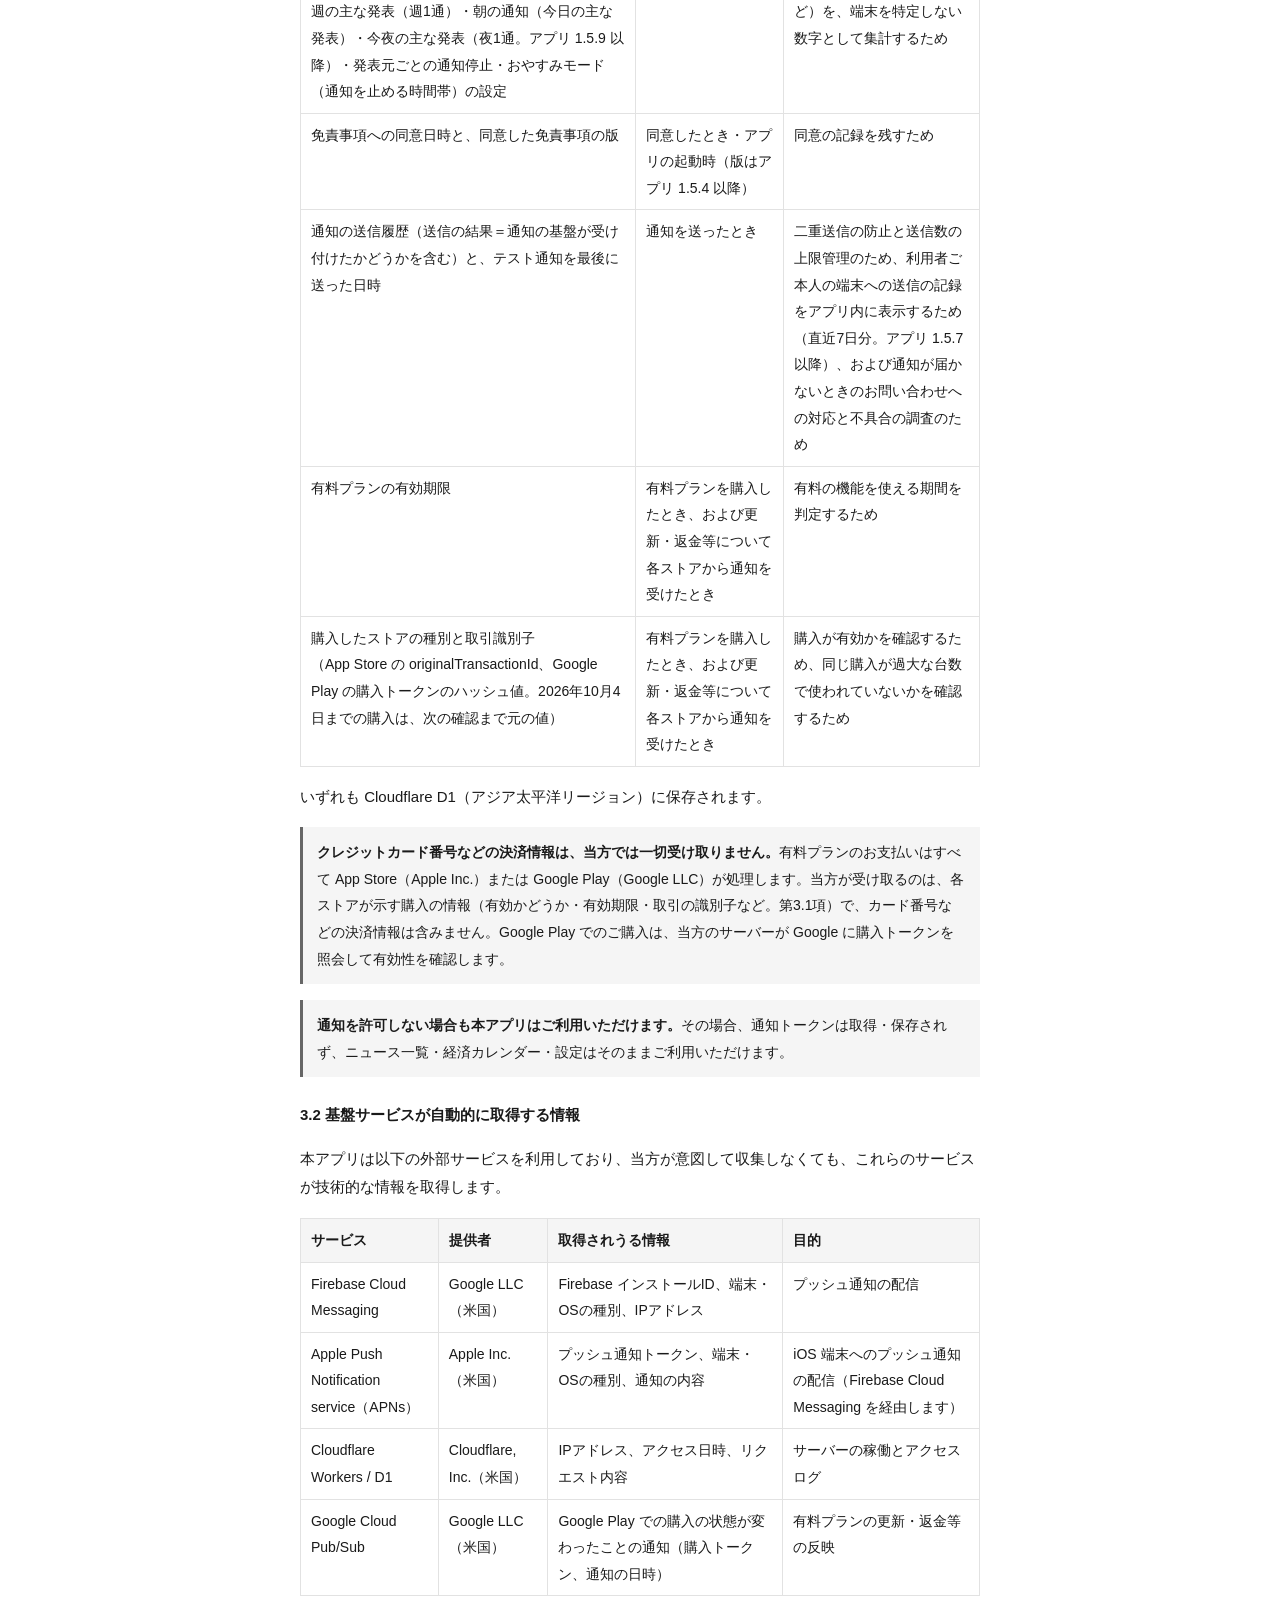
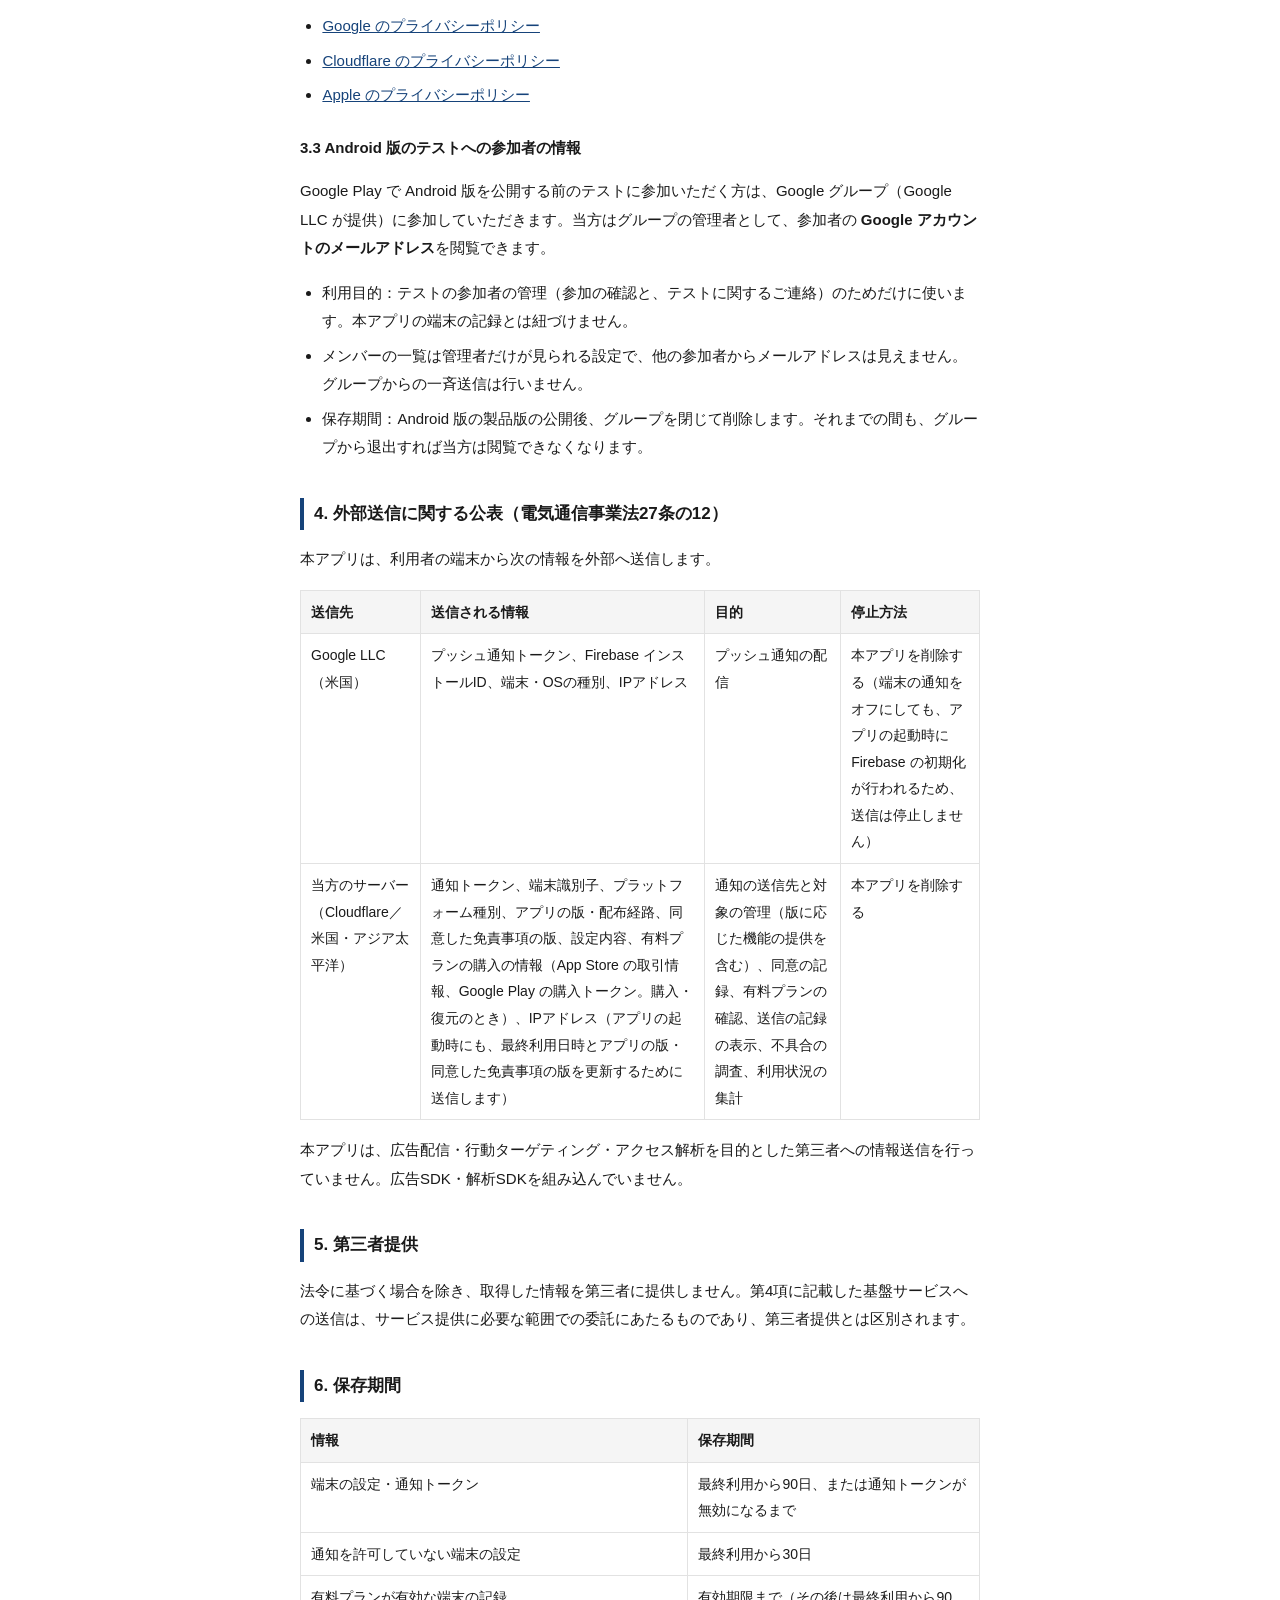
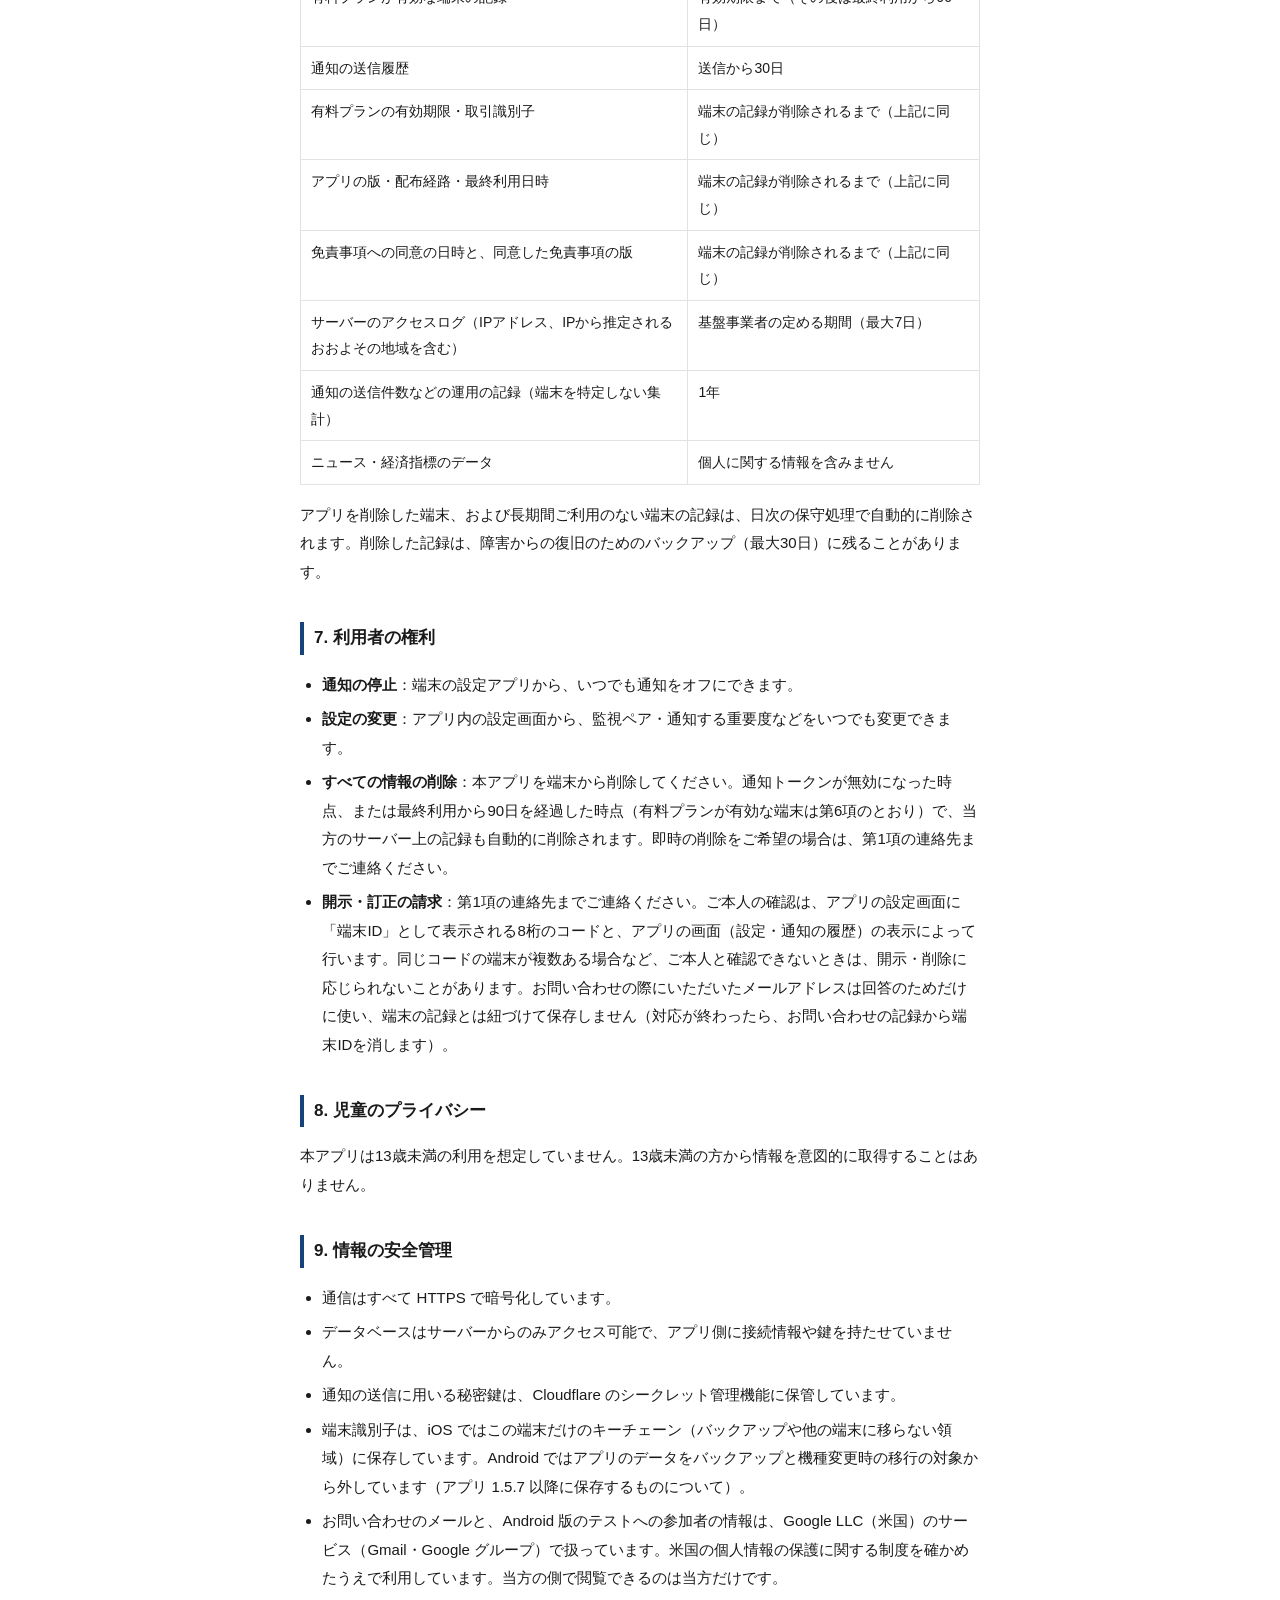
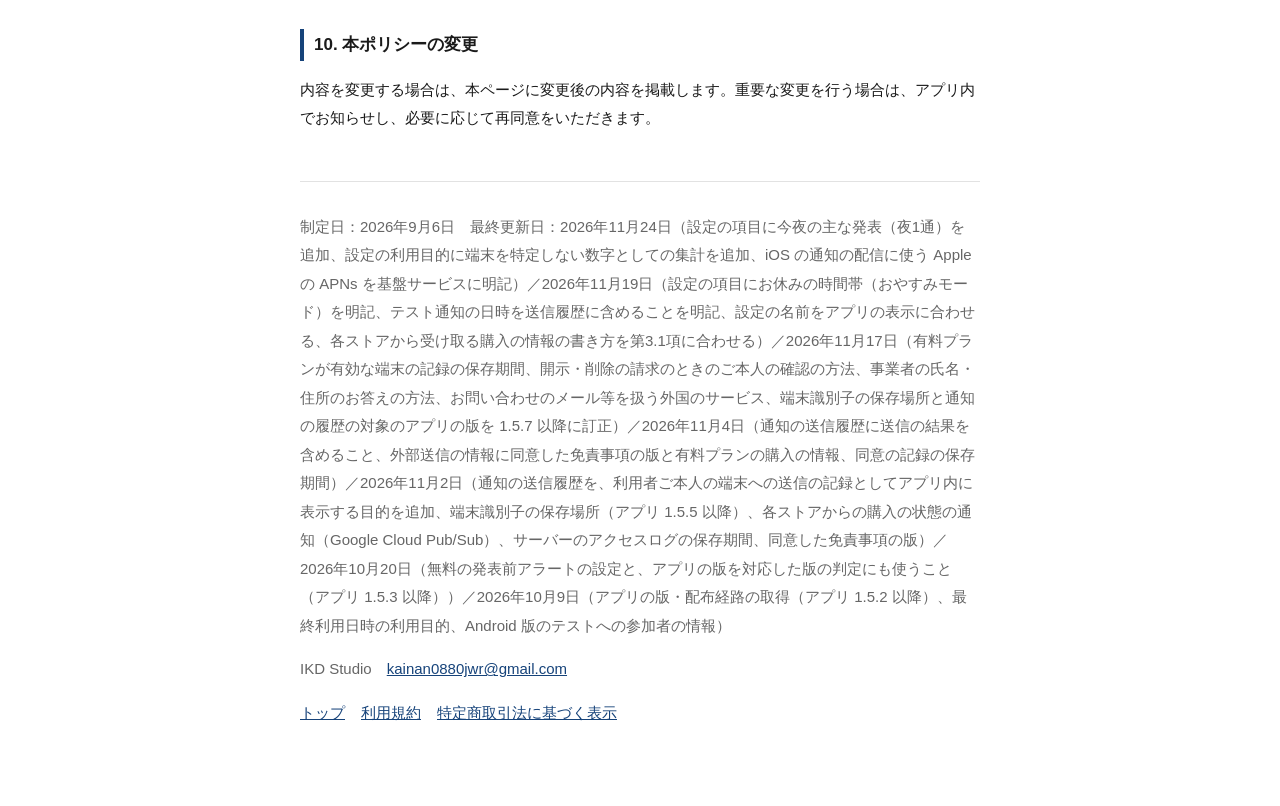
<file: privacy.html>
<!DOCTYPE html>
<html lang="ja">
<head>
<meta charset="UTF-8">
<meta name="viewport" content="width=device-width, initial-scale=1">
<meta http-equiv="Content-Security-Policy" content="default-src 'none'; img-src 'self' data:; style-src 'self' 'unsafe-inline'; base-uri 'none'; form-action 'none'">
<meta name="referrer" content="strict-origin-when-cross-origin">
<title>プライバシーポリシー — FXたより</title>
<meta name="description" content="FXたより（為替ニュース通知アプリ）のプライバシーポリシー。取得する情報（通知トークン・端末識別子など）と利用目的、保存期間、外部送信、開示・削除の請求の方法。">
<link rel="canonical" href="https://kainan0880jwr.github.io/fxtayori/privacy.html">
<link rel="stylesheet" href="style.css">
</head>
<body>
<header>
  <div class="app">FXたより</div>
  <h1>プライバシーポリシー</h1>
</header>

<h2>1. 事業者</h2>
<table>
  <tr><th>事業者</th><td>IKD Studio</td></tr>
  <tr><th>連絡先</th><td><a href="mailto:kainan0880jwr@gmail.com">kainan0880jwr@gmail.com</a></td></tr>
  <tr><th>アプリ名</th><td>FXたより</td></tr>
</table>
<p>事業者の氏名・住所は、ご請求があれば遅滞なくお答えします（上記の連絡先までご連絡ください）。</p>

<h2>2. 基本方針</h2>
<p>本アプリは、<strong>氏名・メールアドレス・電話番号・住所・生年月日・取引口座・取引履歴・資産に関する情報を一切収集しません。</strong>これらを保存するためのデータベース項目も設けていません。（お問い合わせのメール（第7項）と、Android 版のテストへの参加（第3.3項）は、本アプリの外で、ご本人が当方に連絡し、または参加を申し込んだ場合に限られます。）</p>
<p>なお、「証拠金・pips の計算」で入力する数値（レート、数量、有効証拠金等）は、お使いの端末の中だけで計算に使い、当方が保存・取得することはありません。当方のサーバーへも送信しません。</p>
<p>利用者を個人として識別するための情報は取得しませんが、通知を届けるために必要な技術的な情報を取り扱います。以下に具体的に記載します。</p>

<h2>3. 取得する情報と利用目的</h2>

<h3>3.1 本アプリが自ら取得・保存する情報</h3>
<table>
  <tr><th>情報</th><th>取得する場面</th><th>利用目的</th></tr>
  <tr><td>プッシュ通知トークン</td><td>通知を許可したとき</td><td>通知の送信先を特定するため</td></tr>
  <tr><td>端末識別子（当方が発行するランダムなUUID）</td><td>初回起動時</td><td>利用者の設定を紐づけるため</td></tr>
  <tr><td>プラットフォーム種別（ios / android）</td><td>初回起動時</td><td>通知の形式を出し分けるため</td></tr>
  <tr><td>アプリの版・配布経路（ストア版／TestFlight／開発版の別）</td><td>初回起動時・アプリの起動時（1.5.2 以降）</td><td>不具合の調査のため、開発用の端末を除いて利用状況（利用している端末の数）を集計するため、および版に応じた機能の提供のため（無料の発表前アラートは、対応した版（1.5.3 以降）にだけ送ります）</td></tr>
  <tr><td>最終利用日時（アプリを起動した日時）</td><td>アプリの起動時</td><td>長期間使われていない端末の記録を削除するため、および利用状況（利用している端末の数）を集計するため</td></tr>
  <tr><td>監視通貨ペア・通知する重要度（ニュース）・指標アラート（段数を含む）・無料の発表前アラート（受け取るか・通貨。アプリ 1.5.3 以降）・今週の主な発表（週1通）・朝の通知（今日の主な発表）・今夜の主な発表（夜1通。アプリ 1.5.9 以降）・発表元ごとの通知停止・おやすみモード（通知を止める時間帯）の設定</td><td>設定を変更したとき</td><td>通知の対象を絞り込むため、および利用状況（各設定を使っている端末の数など）を、端末を特定しない数字として集計するため</td></tr>
  <tr><td>免責事項への同意日時と、同意した免責事項の版</td><td>同意したとき・アプリの起動時（版はアプリ 1.5.4 以降）</td><td>同意の記録を残すため</td></tr>
  <tr><td>通知の送信履歴（送信の結果＝通知の基盤が受け付けたかどうかを含む）と、テスト通知を最後に送った日時</td><td>通知を送ったとき</td><td>二重送信の防止と送信数の上限管理のため、利用者ご本人の端末への送信の記録をアプリ内に表示するため（直近7日分。アプリ 1.5.7 以降）、および通知が届かないときのお問い合わせへの対応と不具合の調査のため</td></tr>
  <tr><td>有料プランの有効期限</td><td>有料プランを購入したとき、および更新・返金等について各ストアから通知を受けたとき</td><td>有料の機能を使える期間を判定するため</td></tr>
  <tr><td>購入したストアの種別と取引識別子<br>（App Store の originalTransactionId、Google Play の購入トークンのハッシュ値。2026年10月4日までの購入は、次の確認まで元の値）</td><td>有料プランを購入したとき、および更新・返金等について各ストアから通知を受けたとき</td><td>購入が有効かを確認するため、同じ購入が過大な台数で使われていないかを確認するため</td></tr>
</table>
<p>いずれも Cloudflare D1（アジア太平洋リージョン）に保存されます。</p>
<div class="note"><strong>クレジットカード番号などの決済情報は、当方では一切受け取りません。</strong>有料プランのお支払いはすべて App Store（Apple Inc.）または Google Play（Google LLC）が処理します。当方が受け取るのは、各ストアが示す購入の情報（有効かどうか・有効期限・取引の識別子など。第3.1項）で、カード番号などの決済情報は含みません。Google Play でのご購入は、当方のサーバーが Google に購入トークンを照会して有効性を確認します。</div>
<div class="note"><strong>通知を許可しない場合も本アプリはご利用いただけます。</strong>その場合、通知トークンは取得・保存されず、ニュース一覧・経済カレンダー・設定はそのままご利用いただけます。</div>

<h3>3.2 基盤サービスが自動的に取得する情報</h3>
<p>本アプリは以下の外部サービスを利用しており、当方が意図して収集しなくても、これらのサービスが技術的な情報を取得します。</p>
<table>
  <tr><th>サービス</th><th>提供者</th><th>取得されうる情報</th><th>目的</th></tr>
  <tr><td>Firebase Cloud Messaging</td><td>Google LLC（米国）</td><td>Firebase インストールID、端末・OSの種別、IPアドレス</td><td>プッシュ通知の配信</td></tr>
  <tr><td>Apple Push Notification service（APNs）</td><td>Apple Inc.（米国）</td><td>プッシュ通知トークン、端末・OSの種別、通知の内容</td><td>iOS 端末へのプッシュ通知の配信（Firebase Cloud Messaging を経由します）</td></tr>
  <tr><td>Cloudflare Workers / D1</td><td>Cloudflare, Inc.（米国）</td><td>IPアドレス、アクセス日時、リクエスト内容</td><td>サーバーの稼働とアクセスログ</td></tr>
  <tr><td>Google Cloud Pub/Sub</td><td>Google LLC（米国）</td><td>Google Play での購入の状態が変わったことの通知（購入トークン、通知の日時）</td><td>有料プランの更新・返金等の反映</td></tr>
</table>
<ul>
  <li><a href="https://policies.google.com/privacy">Google のプライバシーポリシー</a></li>
  <li><a href="https://www.cloudflare.com/privacypolicy/">Cloudflare のプライバシーポリシー</a></li>
  <li><a href="https://www.apple.com/jp/legal/privacy/">Apple のプライバシーポリシー</a></li>
</ul>

<h3>3.3 Android 版のテストへの参加者の情報</h3>
<p>Google Play で Android 版を公開する前のテストに参加いただく方は、Google グループ（Google LLC が提供）に参加していただきます。当方はグループの管理者として、参加者の <strong>Google アカウントのメールアドレス</strong>を閲覧できます。</p>
<ul>
  <li>利用目的：テストの参加者の管理（参加の確認と、テストに関するご連絡）のためだけに使います。本アプリの端末の記録とは紐づけません。</li>
  <li>メンバーの一覧は管理者だけが見られる設定で、他の参加者からメールアドレスは見えません。グループからの一斉送信は行いません。</li>
  <li>保存期間：Android 版の製品版の公開後、グループを閉じて削除します。それまでの間も、グループから退出すれば当方は閲覧できなくなります。</li>
</ul>

<h2>4. 外部送信に関する公表（電気通信事業法27条の12）</h2>
<p>本アプリは、利用者の端末から次の情報を外部へ送信します。</p>
<table>
  <tr><th>送信先</th><th>送信される情報</th><th>目的</th><th>停止方法</th></tr>
  <tr><td>Google LLC（米国）</td><td>プッシュ通知トークン、Firebase インストールID、端末・OSの種別、IPアドレス</td><td>プッシュ通知の配信</td><td>本アプリを削除する（端末の通知をオフにしても、アプリの起動時に Firebase の初期化が行われるため、送信は停止しません）</td></tr>
  <tr><td>当方のサーバー（Cloudflare／米国・アジア太平洋）</td><td>通知トークン、端末識別子、プラットフォーム種別、アプリの版・配布経路、同意した免責事項の版、設定内容、有料プランの購入の情報（App Store の取引情報、Google Play の購入トークン。購入・復元のとき）、IPアドレス（アプリの起動時にも、最終利用日時とアプリの版・同意した免責事項の版を更新するために送信します）</td><td>通知の送信先と対象の管理（版に応じた機能の提供を含む）、同意の記録、有料プランの確認、送信の記録の表示、不具合の調査、利用状況の集計</td><td>本アプリを削除する</td></tr>
</table>
<p>本アプリは、広告配信・行動ターゲティング・アクセス解析を目的とした第三者への情報送信を行っていません。広告SDK・解析SDKを組み込んでいません。</p>

<h2>5. 第三者提供</h2>
<p>法令に基づく場合を除き、取得した情報を第三者に提供しません。第4項に記載した基盤サービスへの送信は、サービス提供に必要な範囲での委託にあたるものであり、第三者提供とは区別されます。</p>

<h2>6. 保存期間</h2>
<table>
  <tr><th>情報</th><th>保存期間</th></tr>
  <tr><td>端末の設定・通知トークン</td><td>最終利用から90日、または通知トークンが無効になるまで</td></tr>
  <tr><td>通知を許可していない端末の設定</td><td>最終利用から30日</td></tr>
  <tr><td>有料プランが有効な端末の記録</td><td>有効期限まで（その後は最終利用から90日）</td></tr>
  <tr><td>通知の送信履歴</td><td>送信から30日</td></tr>
  <tr><td>有料プランの有効期限・取引識別子</td><td>端末の記録が削除されるまで（上記に同じ）</td></tr>
  <tr><td>アプリの版・配布経路・最終利用日時</td><td>端末の記録が削除されるまで（上記に同じ）</td></tr>
  <tr><td>免責事項への同意の日時と、同意した免責事項の版</td><td>端末の記録が削除されるまで（上記に同じ）</td></tr>
  <tr><td>サーバーのアクセスログ（IPアドレス、IPから推定されるおおよその地域を含む）</td><td>基盤事業者の定める期間（最大7日）</td></tr>
  <tr><td>通知の送信件数などの運用の記録（端末を特定しない集計）</td><td>1年</td></tr>
  <tr><td>ニュース・経済指標のデータ</td><td>個人に関する情報を含みません</td></tr>
</table>
<p>アプリを削除した端末、および長期間ご利用のない端末の記録は、日次の保守処理で自動的に削除されます。削除した記録は、障害からの復旧のためのバックアップ（最大30日）に残ることがあります。</p>

<h2>7. 利用者の権利</h2>
<ul>
  <li><strong>通知の停止</strong>：端末の設定アプリから、いつでも通知をオフにできます。</li>
  <li><strong>設定の変更</strong>：アプリ内の設定画面から、監視ペア・通知する重要度などをいつでも変更できます。</li>
  <li><strong>すべての情報の削除</strong>：本アプリを端末から削除してください。通知トークンが無効になった時点、または最終利用から90日を経過した時点（有料プランが有効な端末は第6項のとおり）で、当方のサーバー上の記録も自動的に削除されます。即時の削除をご希望の場合は、第1項の連絡先までご連絡ください。</li>
  <li><strong>開示・訂正の請求</strong>：第1項の連絡先までご連絡ください。ご本人の確認は、アプリの設定画面に「端末ID」として表示される8桁のコードと、アプリの画面（設定・通知の履歴）の表示によって行います。同じコードの端末が複数ある場合など、ご本人と確認できないときは、開示・削除に応じられないことがあります。お問い合わせの際にいただいたメールアドレスは回答のためだけに使い、端末の記録とは紐づけて保存しません（対応が終わったら、お問い合わせの記録から端末IDを消します）。</li>
</ul>

<h2>8. 児童のプライバシー</h2>
<p>本アプリは13歳未満の利用を想定していません。13歳未満の方から情報を意図的に取得することはありません。</p>

<h2>9. 情報の安全管理</h2>
<ul>
  <li>通信はすべて HTTPS で暗号化しています。</li>
  <li>データベースはサーバーからのみアクセス可能で、アプリ側に接続情報や鍵を持たせていません。</li>
  <li>通知の送信に用いる秘密鍵は、Cloudflare のシークレット管理機能に保管しています。</li>
  <li>端末識別子は、iOS ではこの端末だけのキーチェーン（バックアップや他の端末に移らない領域）に保存しています。Android ではアプリのデータをバックアップと機種変更時の移行の対象から外しています（アプリ 1.5.7 以降に保存するものについて）。</li>
  <li>お問い合わせのメールと、Android 版のテストへの参加者の情報は、Google LLC（米国）のサービス（Gmail・Google グループ）で扱っています。米国の個人情報の保護に関する制度を確かめたうえで利用しています。当方の側で閲覧できるのは当方だけです。</li>
</ul>

<h2>10. 本ポリシーの変更</h2>
<p>内容を変更する場合は、本ページに変更後の内容を掲載します。重要な変更を行う場合は、アプリ内でお知らせし、必要に応じて再同意をいただきます。</p>

<footer>
  <p>制定日：2026年9月6日　最終更新日：2026年11月24日（設定の項目に今夜の主な発表（夜1通）を追加、設定の利用目的に端末を特定しない数字としての集計を追加、iOS の通知の配信に使う Apple の APNs を基盤サービスに明記）／2026年11月19日（設定の項目にお休みの時間帯（おやすみモード）を明記、テスト通知の日時を送信履歴に含めることを明記、設定の名前をアプリの表示に合わせる、各ストアから受け取る購入の情報の書き方を第3.1項に合わせる）／2026年11月17日（有料プランが有効な端末の記録の保存期間、開示・削除の請求のときのご本人の確認の方法、事業者の氏名・住所のお答えの方法、お問い合わせのメール等を扱う外国のサービス、端末識別子の保存場所と通知の履歴の対象のアプリの版を 1.5.7 以降に訂正）／2026年11月4日（通知の送信履歴に送信の結果を含めること、外部送信の情報に同意した免責事項の版と有料プランの購入の情報、同意の記録の保存期間）／2026年11月2日（通知の送信履歴を、利用者ご本人の端末への送信の記録としてアプリ内に表示する目的を追加、端末識別子の保存場所（アプリ 1.5.5 以降）、各ストアからの購入の状態の通知（Google Cloud Pub/Sub）、サーバーのアクセスログの保存期間、同意した免責事項の版）／2026年10月20日（無料の発表前アラートの設定と、アプリの版を対応した版の判定にも使うこと（アプリ 1.5.3 以降））／2026年10月9日（アプリの版・配布経路の取得（アプリ 1.5.2 以降）、最終利用日時の利用目的、Android 版のテストへの参加者の情報）</p>
  <p>IKD Studio　<a href="mailto:kainan0880jwr@gmail.com">kainan0880jwr@gmail.com</a></p>
  <p><a href="./">トップ</a><a href="terms.html">利用規約</a><a href="tokushoho.html">特定商取引法に基づく表示</a></p>
</footer>
</body>
</html>
</file>
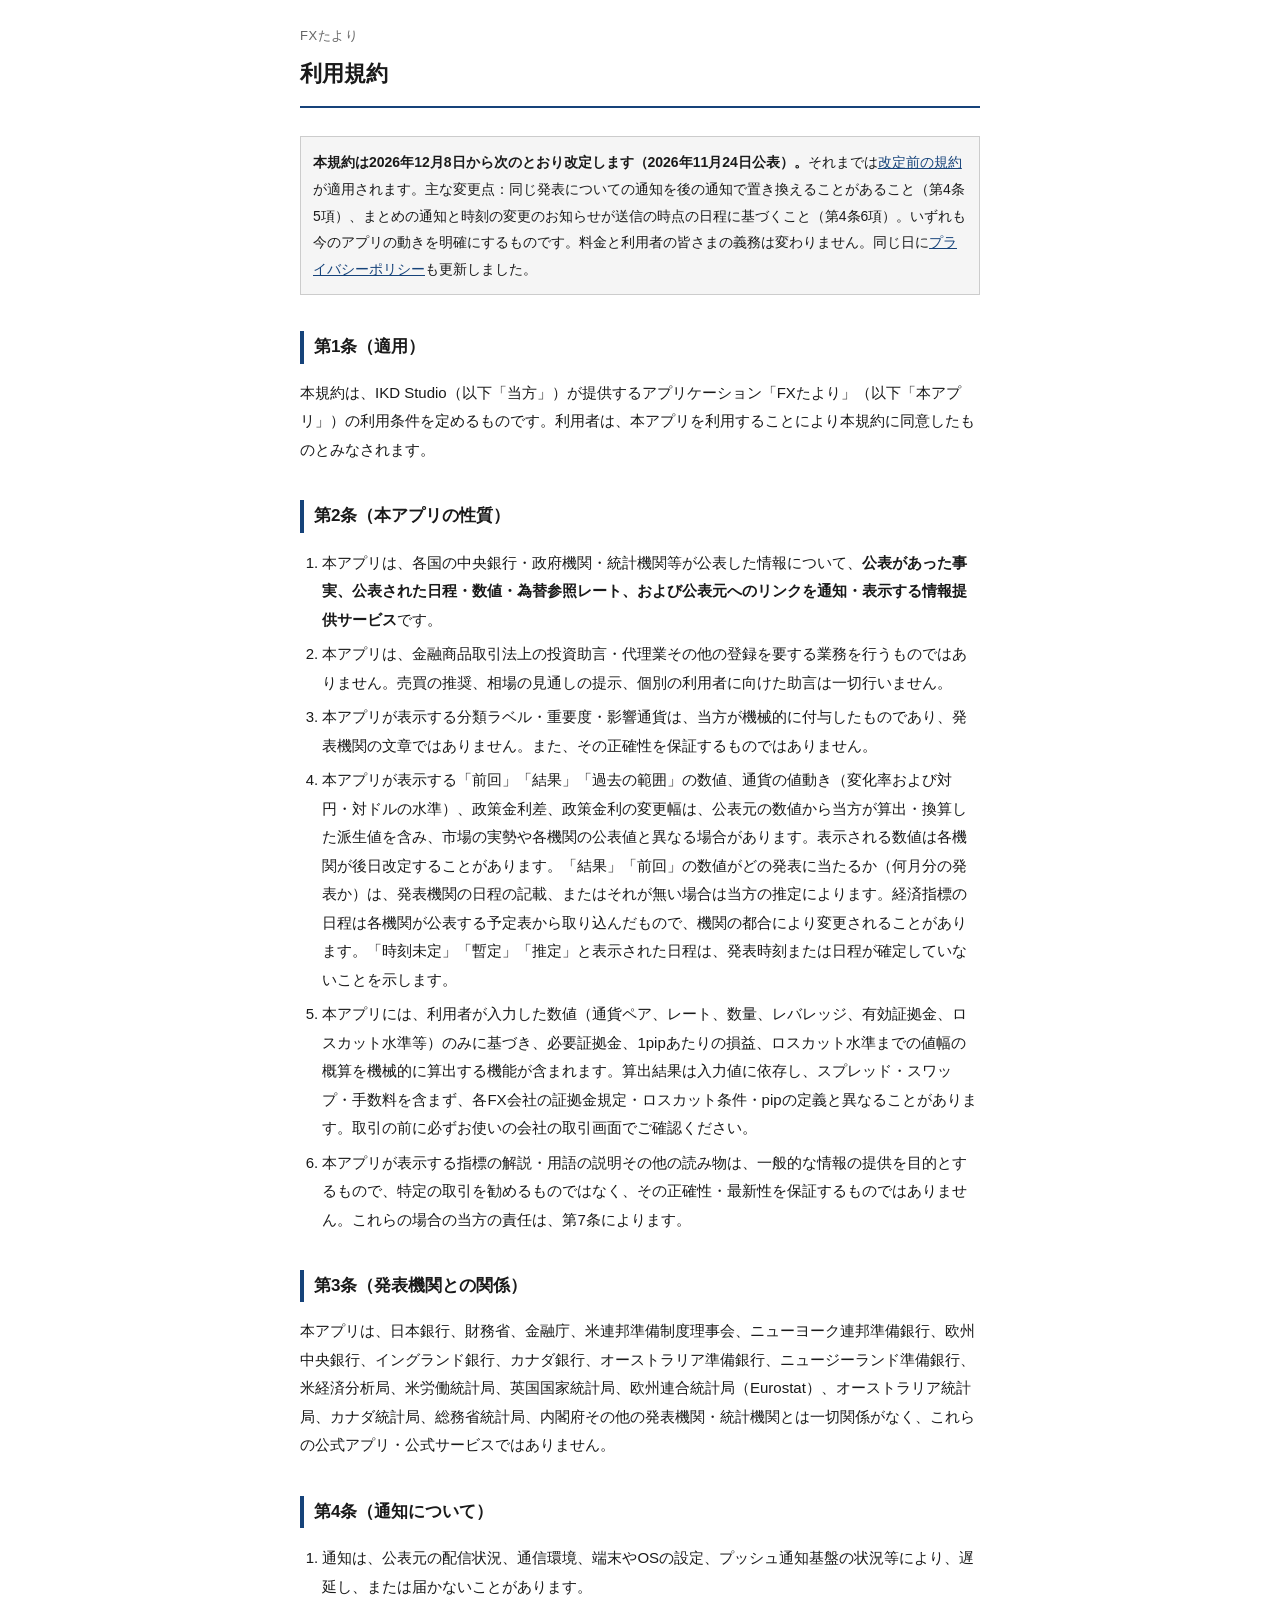
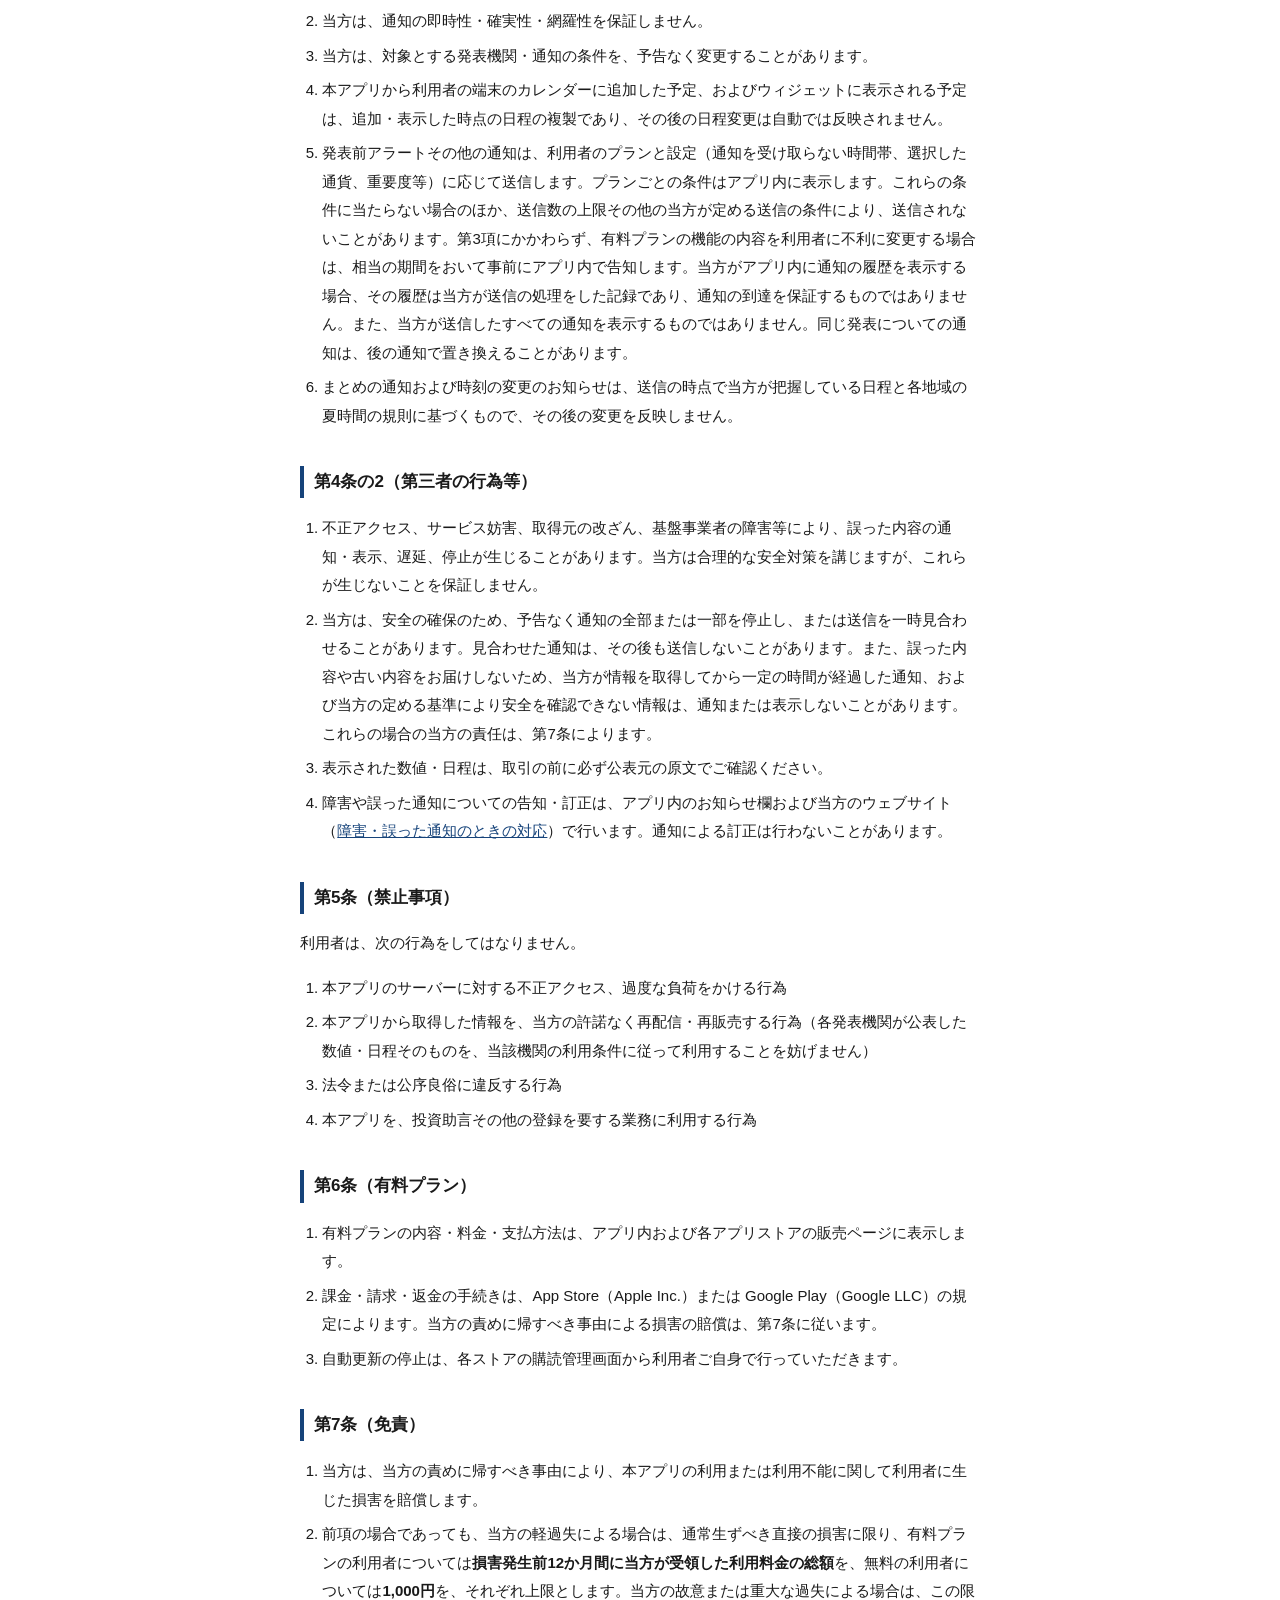
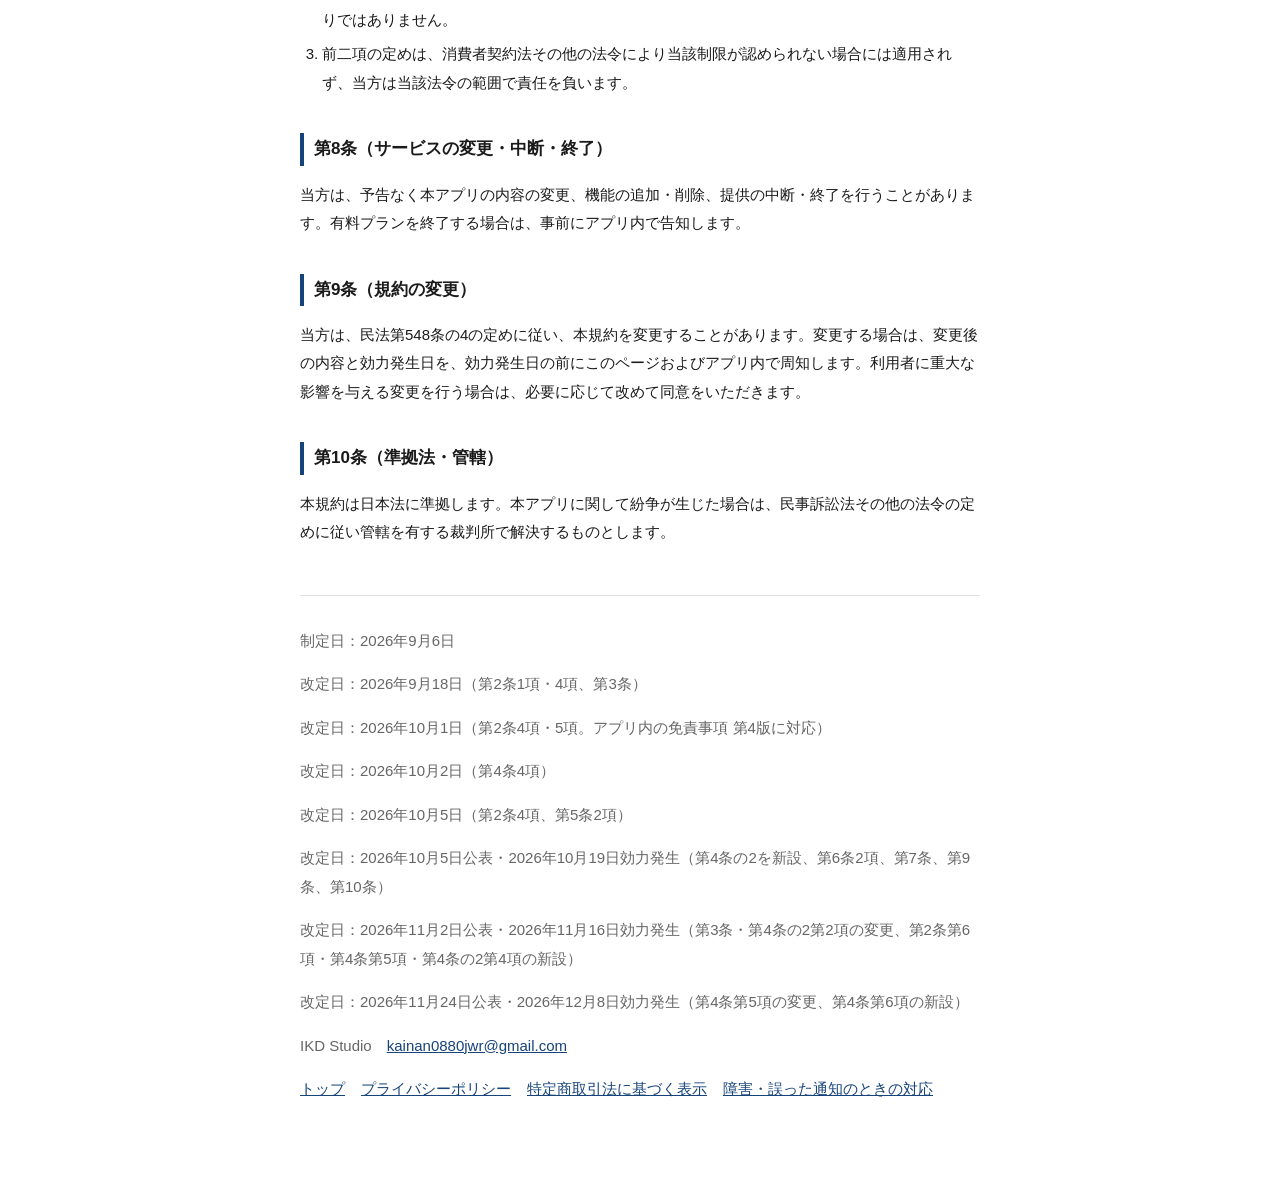
<file: terms.html>
<!DOCTYPE html>
<html lang="ja">
<head>
<meta charset="UTF-8">
<meta name="viewport" content="width=device-width, initial-scale=1">
<meta http-equiv="Content-Security-Policy" content="default-src 'none'; img-src 'self' data:; style-src 'self' 'unsafe-inline'; base-uri 'none'; form-action 'none'">
<meta name="referrer" content="strict-origin-when-cross-origin">
<title>利用規約 — FXたより</title>
<meta name="description" content="FXたより（為替ニュース通知アプリ）の利用規約。サービスの内容、有料プラン「プラス」、免責事項、禁止事項など。">
<link rel="canonical" href="https://kainan0880jwr.github.io/fxtayori/terms.html">
<link rel="stylesheet" href="style.css">
</head>
<body>
<header>
  <div class="app">FXたより</div>
  <h1>利用規約</h1>
</header>

<div class="note" style="border:1px solid #ccc;padding:12px;margin:12px 0"><strong>本規約は2026年12月8日から次のとおり改定します（2026年11月24日公表）。</strong>それまでは<a href="terms_20261116.html">改定前の規約</a>が適用されます。主な変更点：同じ発表についての通知を後の通知で置き換えることがあること（第4条5項）、まとめの通知と時刻の変更のお知らせが送信の時点の日程に基づくこと（第4条6項）。いずれも今のアプリの動きを明確にするものです。料金と利用者の皆さまの義務は変わりません。同じ日に<a href="privacy.html">プライバシーポリシー</a>も更新しました。</div>

<h2>第1条（適用）</h2>
<p>本規約は、IKD Studio（以下「当方」）が提供するアプリケーション「FXたより」（以下「本アプリ」）の利用条件を定めるものです。利用者は、本アプリを利用することにより本規約に同意したものとみなされます。</p>

<h2>第2条（本アプリの性質）</h2>
<ol>
  <li>本アプリは、各国の中央銀行・政府機関・統計機関等が公表した情報について、<strong>公表があった事実、公表された日程・数値・為替参照レート、および公表元へのリンクを通知・表示する情報提供サービス</strong>です。</li>
  <li>本アプリは、金融商品取引法上の投資助言・代理業その他の登録を要する業務を行うものではありません。売買の推奨、相場の見通しの提示、個別の利用者に向けた助言は一切行いません。</li>
  <li>本アプリが表示する分類ラベル・重要度・影響通貨は、当方が機械的に付与したものであり、発表機関の文章ではありません。また、その正確性を保証するものではありません。</li>
  <li>本アプリが表示する「前回」「結果」「過去の範囲」の数値、通貨の値動き（変化率および対円・対ドルの水準）、政策金利差、政策金利の変更幅は、公表元の数値から当方が算出・換算した派生値を含み、市場の実勢や各機関の公表値と異なる場合があります。表示される数値は各機関が後日改定することがあります。「結果」「前回」の数値がどの発表に当たるか（何月分の発表か）は、発表機関の日程の記載、またはそれが無い場合は当方の推定によります。経済指標の日程は各機関が公表する予定表から取り込んだもので、機関の都合により変更されることがあります。「時刻未定」「暫定」「推定」と表示された日程は、発表時刻または日程が確定していないことを示します。</li>
  <li>本アプリには、利用者が入力した数値（通貨ペア、レート、数量、レバレッジ、有効証拠金、ロスカット水準等）のみに基づき、必要証拠金、1pipあたりの損益、ロスカット水準までの値幅の概算を機械的に算出する機能が含まれます。算出結果は入力値に依存し、スプレッド・スワップ・手数料を含まず、各FX会社の証拠金規定・ロスカット条件・pipの定義と異なることがあります。取引の前に必ずお使いの会社の取引画面でご確認ください。</li>
  <li>本アプリが表示する指標の解説・用語の説明その他の読み物は、一般的な情報の提供を目的とするもので、特定の取引を勧めるものではなく、その正確性・最新性を保証するものではありません。これらの場合の当方の責任は、第7条によります。</li>
</ol>

<h2>第3条（発表機関との関係）</h2>
<p>本アプリは、日本銀行、財務省、金融庁、米連邦準備制度理事会、ニューヨーク連邦準備銀行、欧州中央銀行、イングランド銀行、カナダ銀行、オーストラリア準備銀行、ニュージーランド準備銀行、米経済分析局、米労働統計局、英国国家統計局、欧州連合統計局（Eurostat）、オーストラリア統計局、カナダ統計局、総務省統計局、内閣府その他の発表機関・統計機関とは一切関係がなく、これらの公式アプリ・公式サービスではありません。</p>

<h2>第4条（通知について）</h2>
<ol>
  <li>通知は、公表元の配信状況、通信環境、端末やOSの設定、プッシュ通知基盤の状況等により、遅延し、または届かないことがあります。</li>
  <li>当方は、通知の即時性・確実性・網羅性を保証しません。</li>
  <li>当方は、対象とする発表機関・通知の条件を、予告なく変更することがあります。</li>
  <li>本アプリから利用者の端末のカレンダーに追加した予定、およびウィジェットに表示される予定は、追加・表示した時点の日程の複製であり、その後の日程変更は自動では反映されません。</li>
  <li>発表前アラートその他の通知は、利用者のプランと設定（通知を受け取らない時間帯、選択した通貨、重要度等）に応じて送信します。プランごとの条件はアプリ内に表示します。これらの条件に当たらない場合のほか、送信数の上限その他の当方が定める送信の条件により、送信されないことがあります。第3項にかかわらず、有料プランの機能の内容を利用者に不利に変更する場合は、相当の期間をおいて事前にアプリ内で告知します。当方がアプリ内に通知の履歴を表示する場合、その履歴は当方が送信の処理をした記録であり、通知の到達を保証するものではありません。また、当方が送信したすべての通知を表示するものではありません。同じ発表についての通知は、後の通知で置き換えることがあります。</li>
  <li>まとめの通知および時刻の変更のお知らせは、送信の時点で当方が把握している日程と各地域の夏時間の規則に基づくもので、その後の変更を反映しません。</li>
</ol>

<h2>第4条の2（第三者の行為等）</h2>
<ol>
  <li>不正アクセス、サービス妨害、取得元の改ざん、基盤事業者の障害等により、誤った内容の通知・表示、遅延、停止が生じることがあります。当方は合理的な安全対策を講じますが、これらが生じないことを保証しません。</li>
  <li>当方は、安全の確保のため、予告なく通知の全部または一部を停止し、または送信を一時見合わせることがあります。見合わせた通知は、その後も送信しないことがあります。また、誤った内容や古い内容をお届けしないため、当方が情報を取得してから一定の時間が経過した通知、および当方の定める基準により安全を確認できない情報は、通知または表示しないことがあります。これらの場合の当方の責任は、第7条によります。</li>
  <li>表示された数値・日程は、取引の前に必ず公表元の原文でご確認ください。</li>
  <li>障害や誤った通知についての告知・訂正は、アプリ内のお知らせ欄および当方のウェブサイト（<a href="incident.html">障害・誤った通知のときの対応</a>）で行います。通知による訂正は行わないことがあります。</li>
</ol>

<h2>第5条（禁止事項）</h2>
<p>利用者は、次の行為をしてはなりません。</p>
<ol>
  <li>本アプリのサーバーに対する不正アクセス、過度な負荷をかける行為</li>
  <li>本アプリから取得した情報を、当方の許諾なく再配信・再販売する行為（各発表機関が公表した数値・日程そのものを、当該機関の利用条件に従って利用することを妨げません）</li>
  <li>法令または公序良俗に違反する行為</li>
  <li>本アプリを、投資助言その他の登録を要する業務に利用する行為</li>
</ol>

<h2>第6条（有料プラン）</h2>
<ol>
  <li>有料プランの内容・料金・支払方法は、アプリ内および各アプリストアの販売ページに表示します。</li>
  <li>課金・請求・返金の手続きは、App Store（Apple Inc.）または Google Play（Google LLC）の規定によります。当方の責めに帰すべき事由による損害の賠償は、第7条に従います。</li>
  <li>自動更新の停止は、各ストアの購読管理画面から利用者ご自身で行っていただきます。</li>
</ol>

<h2>第7条（免責）</h2>
<ol>
  <li>当方は、当方の責めに帰すべき事由により、本アプリの利用または利用不能に関して利用者に生じた損害を賠償します。</li>
  <li>前項の場合であっても、当方の軽過失による場合は、通常生ずべき直接の損害に限り、有料プランの利用者については<strong>損害発生前12か月間に当方が受領した利用料金の総額</strong>を、無料の利用者については<strong>1,000円</strong>を、それぞれ上限とします。当方の故意または重大な過失による場合は、この限りではありません。</li>
  <li>前二項の定めは、消費者契約法その他の法令により当該制限が認められない場合には適用されず、当方は当該法令の範囲で責任を負います。</li>
</ol>

<h2>第8条（サービスの変更・中断・終了）</h2>
<p>当方は、予告なく本アプリの内容の変更、機能の追加・削除、提供の中断・終了を行うことがあります。有料プランを終了する場合は、事前にアプリ内で告知します。</p>

<h2>第9条（規約の変更）</h2>
<p>当方は、民法第548条の4の定めに従い、本規約を変更することがあります。変更する場合は、変更後の内容と効力発生日を、効力発生日の前にこのページおよびアプリ内で周知します。利用者に重大な影響を与える変更を行う場合は、必要に応じて改めて同意をいただきます。</p>

<h2>第10条（準拠法・管轄）</h2>
<p>本規約は日本法に準拠します。本アプリに関して紛争が生じた場合は、民事訴訟法その他の法令の定めに従い管轄を有する裁判所で解決するものとします。</p>

<footer>
  <p>制定日：2026年9月6日</p>
  <p>改定日：2026年9月18日（第2条1項・4項、第3条）</p>
  <p>改定日：2026年10月1日（第2条4項・5項。アプリ内の免責事項 第4版に対応）</p>
  <p>改定日：2026年10月2日（第4条4項）</p>
  <p>改定日：2026年10月5日（第2条4項、第5条2項）</p>
  <p>改定日：2026年10月5日公表・2026年10月19日効力発生（第4条の2を新設、第6条2項、第7条、第9条、第10条）</p>
  <p>改定日：2026年11月2日公表・2026年11月16日効力発生（第3条・第4条の2第2項の変更、第2条第6項・第4条第5項・第4条の2第4項の新設）</p>
  <p>改定日：2026年11月24日公表・2026年12月8日効力発生（第4条第5項の変更、第4条第6項の新設）</p>
  <p>IKD Studio　<a href="mailto:kainan0880jwr@gmail.com">kainan0880jwr@gmail.com</a></p>
  <p><a href="./">トップ</a><a href="privacy.html">プライバシーポリシー</a><a href="tokushoho.html">特定商取引法に基づく表示</a><a href="incident.html">障害・誤った通知のときの対応</a></p>
</footer>
</body>
</html>
</file>
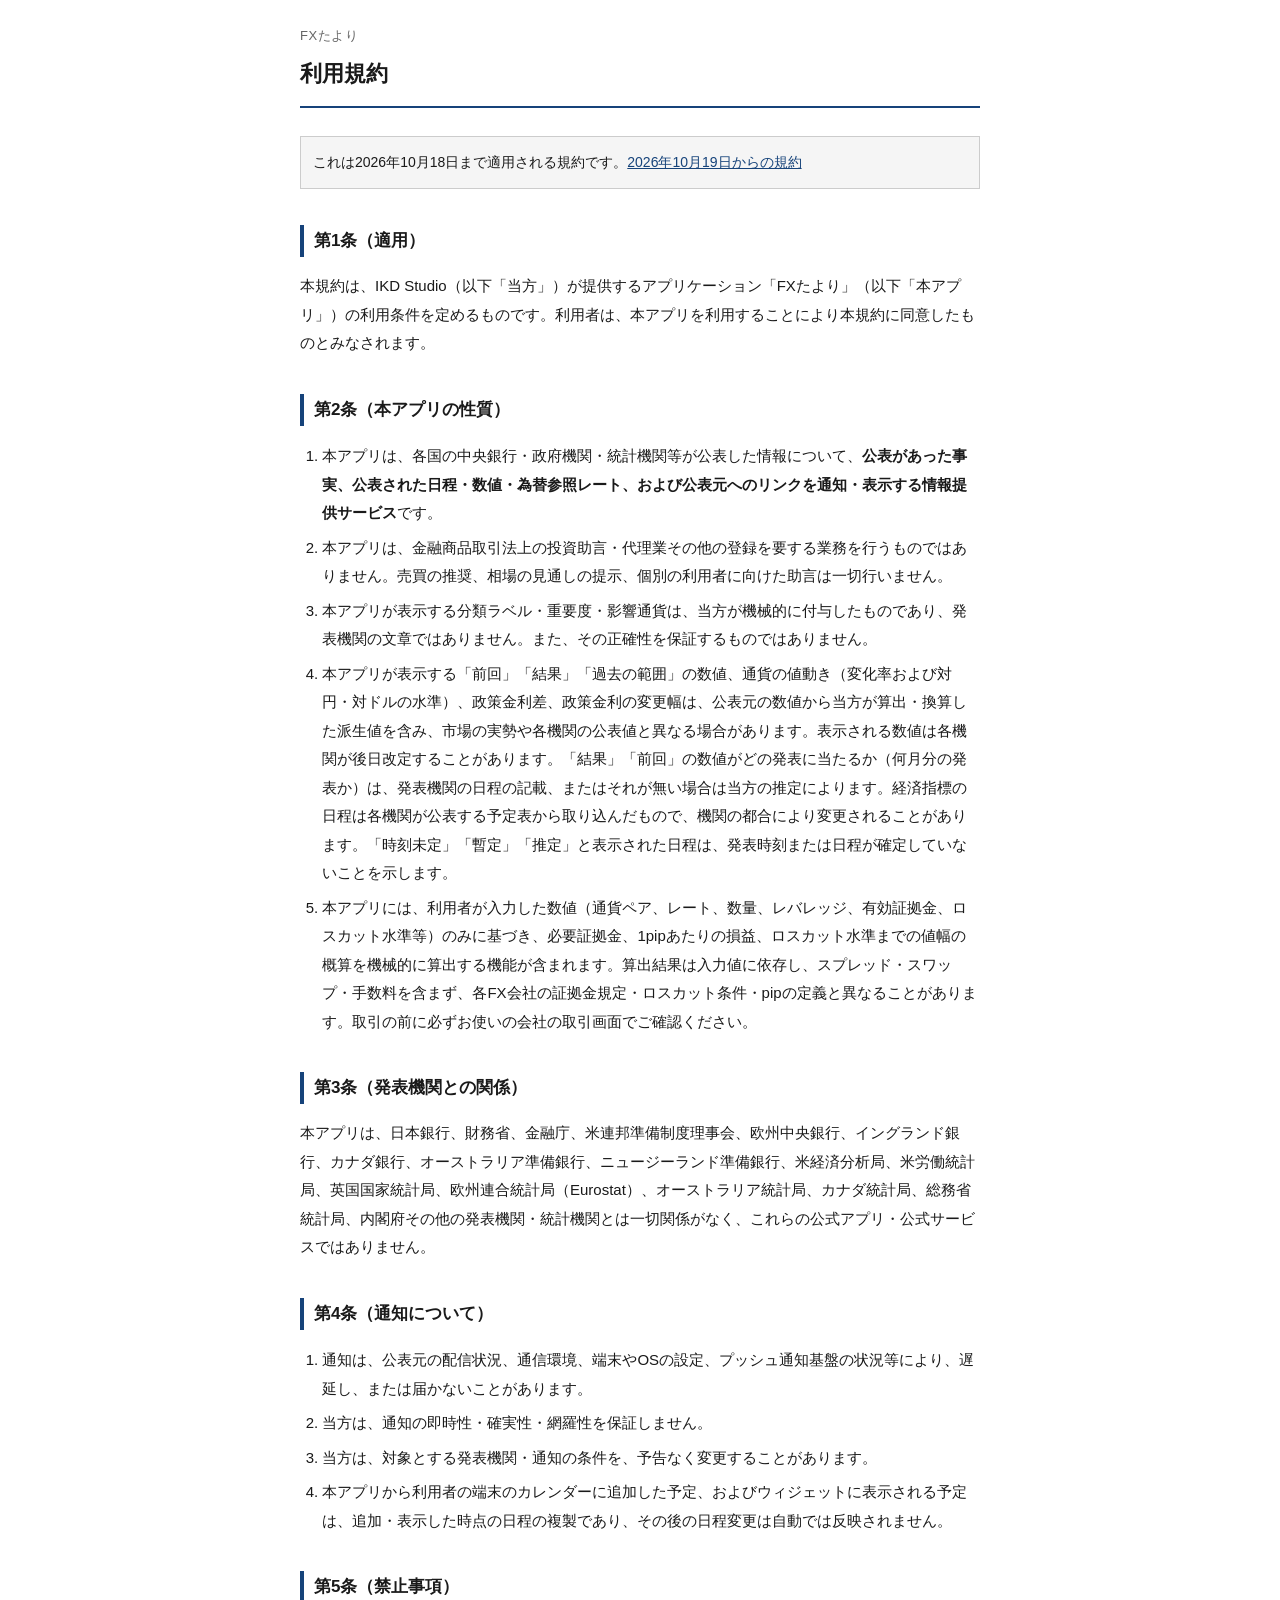
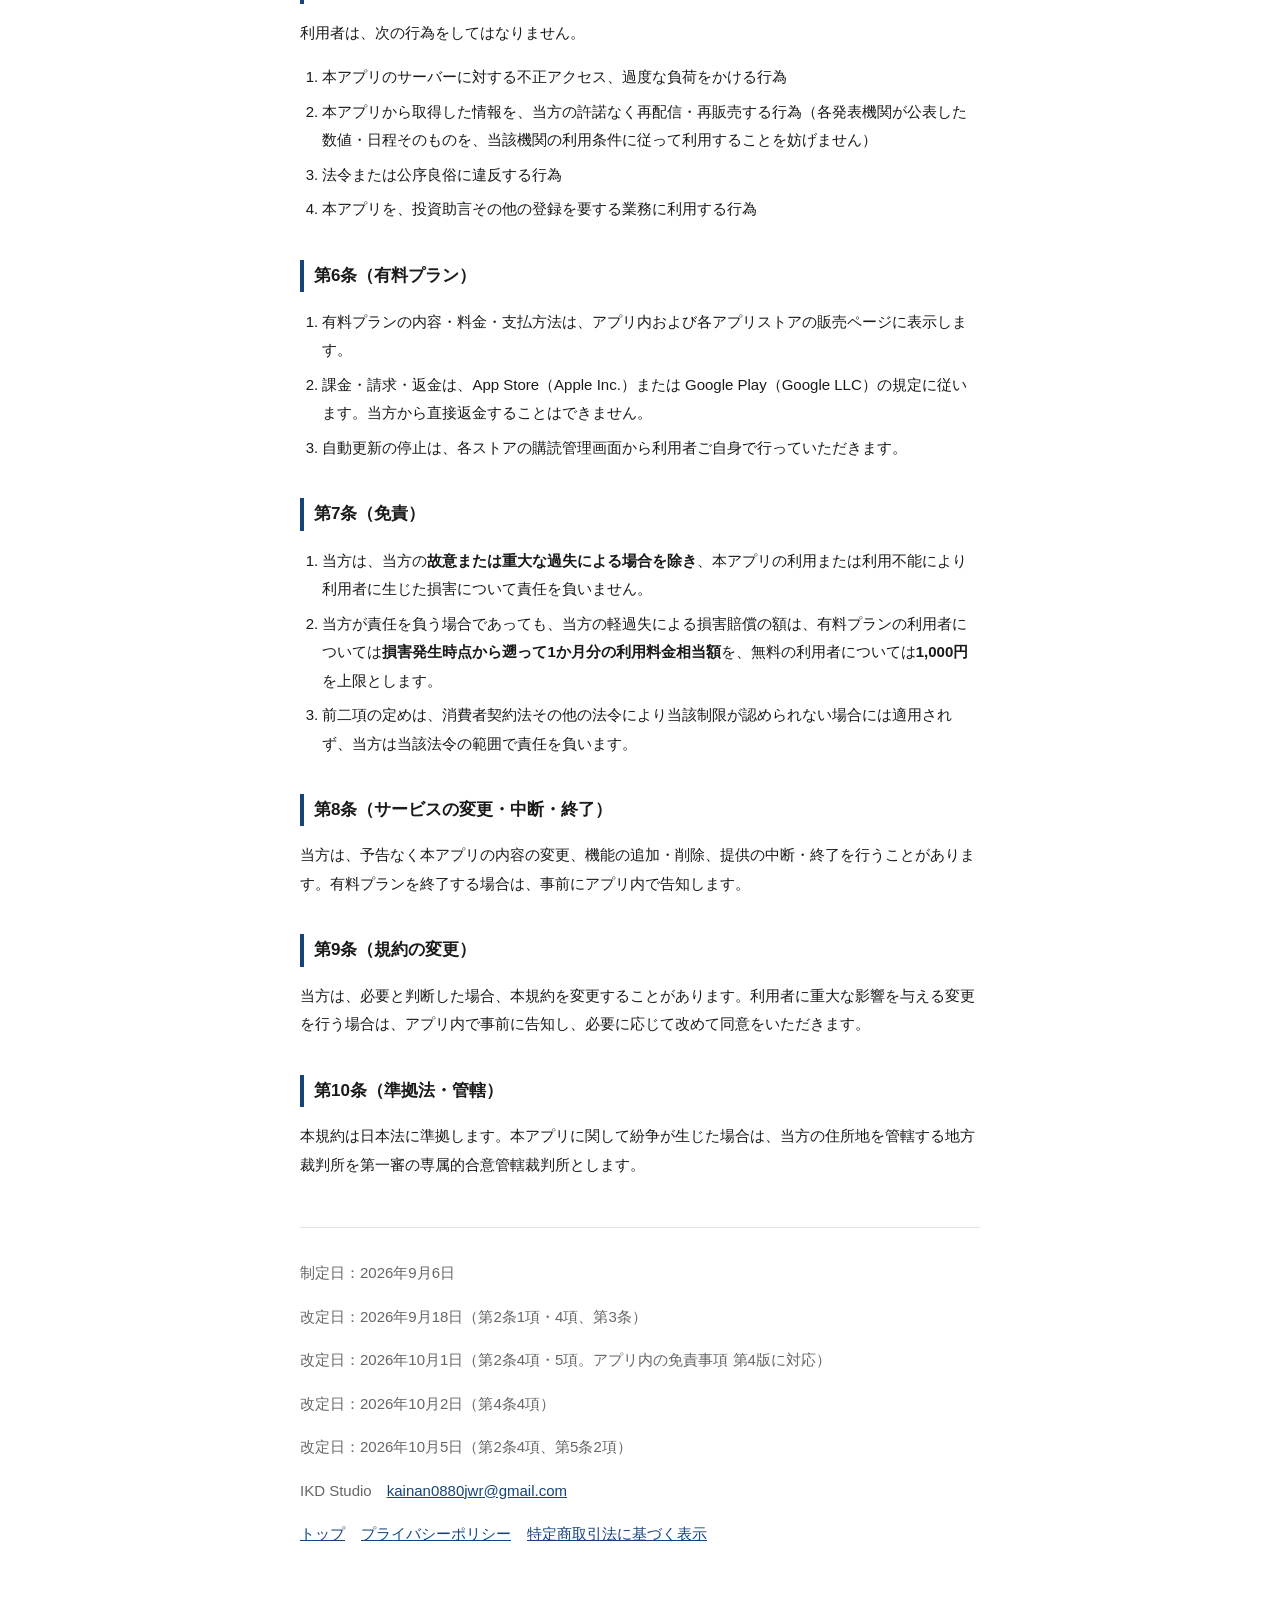
<file: terms_20261005.html>
<!DOCTYPE html>
<html lang="ja">
<head>
<meta charset="UTF-8">
<meta name="viewport" content="width=device-width, initial-scale=1">
<meta http-equiv="Content-Security-Policy" content="default-src 'none'; img-src 'self' data:; style-src 'self' 'unsafe-inline'; base-uri 'none'; form-action 'none'">
<meta name="referrer" content="strict-origin-when-cross-origin">
<title>利用規約 — FXたより</title>
<meta name="robots" content="noindex">
<link rel="stylesheet" href="style.css">
</head>
<body>
<header>
  <div class="app">FXたより</div>
  <h1>利用規約</h1>
</header>

<div class="note" style="border:1px solid #ccc;padding:12px;margin:12px 0">これは2026年10月18日まで適用される規約です。<a href="terms.html">2026年10月19日からの規約</a></div>

<h2>第1条（適用）</h2>
<p>本規約は、IKD Studio（以下「当方」）が提供するアプリケーション「FXたより」（以下「本アプリ」）の利用条件を定めるものです。利用者は、本アプリを利用することにより本規約に同意したものとみなされます。</p>

<h2>第2条（本アプリの性質）</h2>
<ol>
  <li>本アプリは、各国の中央銀行・政府機関・統計機関等が公表した情報について、<strong>公表があった事実、公表された日程・数値・為替参照レート、および公表元へのリンクを通知・表示する情報提供サービス</strong>です。</li>
  <li>本アプリは、金融商品取引法上の投資助言・代理業その他の登録を要する業務を行うものではありません。売買の推奨、相場の見通しの提示、個別の利用者に向けた助言は一切行いません。</li>
  <li>本アプリが表示する分類ラベル・重要度・影響通貨は、当方が機械的に付与したものであり、発表機関の文章ではありません。また、その正確性を保証するものではありません。</li>
  <li>本アプリが表示する「前回」「結果」「過去の範囲」の数値、通貨の値動き（変化率および対円・対ドルの水準）、政策金利差、政策金利の変更幅は、公表元の数値から当方が算出・換算した派生値を含み、市場の実勢や各機関の公表値と異なる場合があります。表示される数値は各機関が後日改定することがあります。「結果」「前回」の数値がどの発表に当たるか（何月分の発表か）は、発表機関の日程の記載、またはそれが無い場合は当方の推定によります。経済指標の日程は各機関が公表する予定表から取り込んだもので、機関の都合により変更されることがあります。「時刻未定」「暫定」「推定」と表示された日程は、発表時刻または日程が確定していないことを示します。</li>
  <li>本アプリには、利用者が入力した数値（通貨ペア、レート、数量、レバレッジ、有効証拠金、ロスカット水準等）のみに基づき、必要証拠金、1pipあたりの損益、ロスカット水準までの値幅の概算を機械的に算出する機能が含まれます。算出結果は入力値に依存し、スプレッド・スワップ・手数料を含まず、各FX会社の証拠金規定・ロスカット条件・pipの定義と異なることがあります。取引の前に必ずお使いの会社の取引画面でご確認ください。</li>
</ol>

<h2>第3条（発表機関との関係）</h2>
<p>本アプリは、日本銀行、財務省、金融庁、米連邦準備制度理事会、欧州中央銀行、イングランド銀行、カナダ銀行、オーストラリア準備銀行、ニュージーランド準備銀行、米経済分析局、米労働統計局、英国国家統計局、欧州連合統計局（Eurostat）、オーストラリア統計局、カナダ統計局、総務省統計局、内閣府その他の発表機関・統計機関とは一切関係がなく、これらの公式アプリ・公式サービスではありません。</p>

<h2>第4条（通知について）</h2>
<ol>
  <li>通知は、公表元の配信状況、通信環境、端末やOSの設定、プッシュ通知基盤の状況等により、遅延し、または届かないことがあります。</li>
  <li>当方は、通知の即時性・確実性・網羅性を保証しません。</li>
  <li>当方は、対象とする発表機関・通知の条件を、予告なく変更することがあります。</li>
  <li>本アプリから利用者の端末のカレンダーに追加した予定、およびウィジェットに表示される予定は、追加・表示した時点の日程の複製であり、その後の日程変更は自動では反映されません。</li>
</ol>

<h2>第5条（禁止事項）</h2>
<p>利用者は、次の行為をしてはなりません。</p>
<ol>
  <li>本アプリのサーバーに対する不正アクセス、過度な負荷をかける行為</li>
  <li>本アプリから取得した情報を、当方の許諾なく再配信・再販売する行為（各発表機関が公表した数値・日程そのものを、当該機関の利用条件に従って利用することを妨げません）</li>
  <li>法令または公序良俗に違反する行為</li>
  <li>本アプリを、投資助言その他の登録を要する業務に利用する行為</li>
</ol>

<h2>第6条（有料プラン）</h2>
<ol>
  <li>有料プランの内容・料金・支払方法は、アプリ内および各アプリストアの販売ページに表示します。</li>
  <li>課金・請求・返金は、App Store（Apple Inc.）または Google Play（Google LLC）の規定に従います。当方から直接返金することはできません。</li>
  <li>自動更新の停止は、各ストアの購読管理画面から利用者ご自身で行っていただきます。</li>
</ol>

<h2>第7条（免責）</h2>
<ol>
  <li>当方は、当方の<strong>故意または重大な過失による場合を除き</strong>、本アプリの利用または利用不能により利用者に生じた損害について責任を負いません。</li>
  <li>当方が責任を負う場合であっても、当方の軽過失による損害賠償の額は、有料プランの利用者については<strong>損害発生時点から遡って1か月分の利用料金相当額</strong>を、無料の利用者については<strong>1,000円</strong>を上限とします。</li>
  <li>前二項の定めは、消費者契約法その他の法令により当該制限が認められない場合には適用されず、当方は当該法令の範囲で責任を負います。</li>
</ol>

<h2>第8条（サービスの変更・中断・終了）</h2>
<p>当方は、予告なく本アプリの内容の変更、機能の追加・削除、提供の中断・終了を行うことがあります。有料プランを終了する場合は、事前にアプリ内で告知します。</p>

<h2>第9条（規約の変更）</h2>
<p>当方は、必要と判断した場合、本規約を変更することがあります。利用者に重大な影響を与える変更を行う場合は、アプリ内で事前に告知し、必要に応じて改めて同意をいただきます。</p>

<h2>第10条（準拠法・管轄）</h2>
<p>本規約は日本法に準拠します。本アプリに関して紛争が生じた場合は、当方の住所地を管轄する地方裁判所を第一審の専属的合意管轄裁判所とします。</p>

<footer>
  <p>制定日：2026年9月6日</p>
  <p>改定日：2026年9月18日（第2条1項・4項、第3条）</p>
  <p>改定日：2026年10月1日（第2条4項・5項。アプリ内の免責事項 第4版に対応）</p>
  <p>改定日：2026年10月2日（第4条4項）</p>
  <p>改定日：2026年10月5日（第2条4項、第5条2項）</p>
  <p>IKD Studio　<a href="mailto:kainan0880jwr@gmail.com">kainan0880jwr@gmail.com</a></p>
  <p><a href="./">トップ</a><a href="privacy.html">プライバシーポリシー</a><a href="tokushoho.html">特定商取引法に基づく表示</a></p>
</footer>
</body>
</html>
</file>
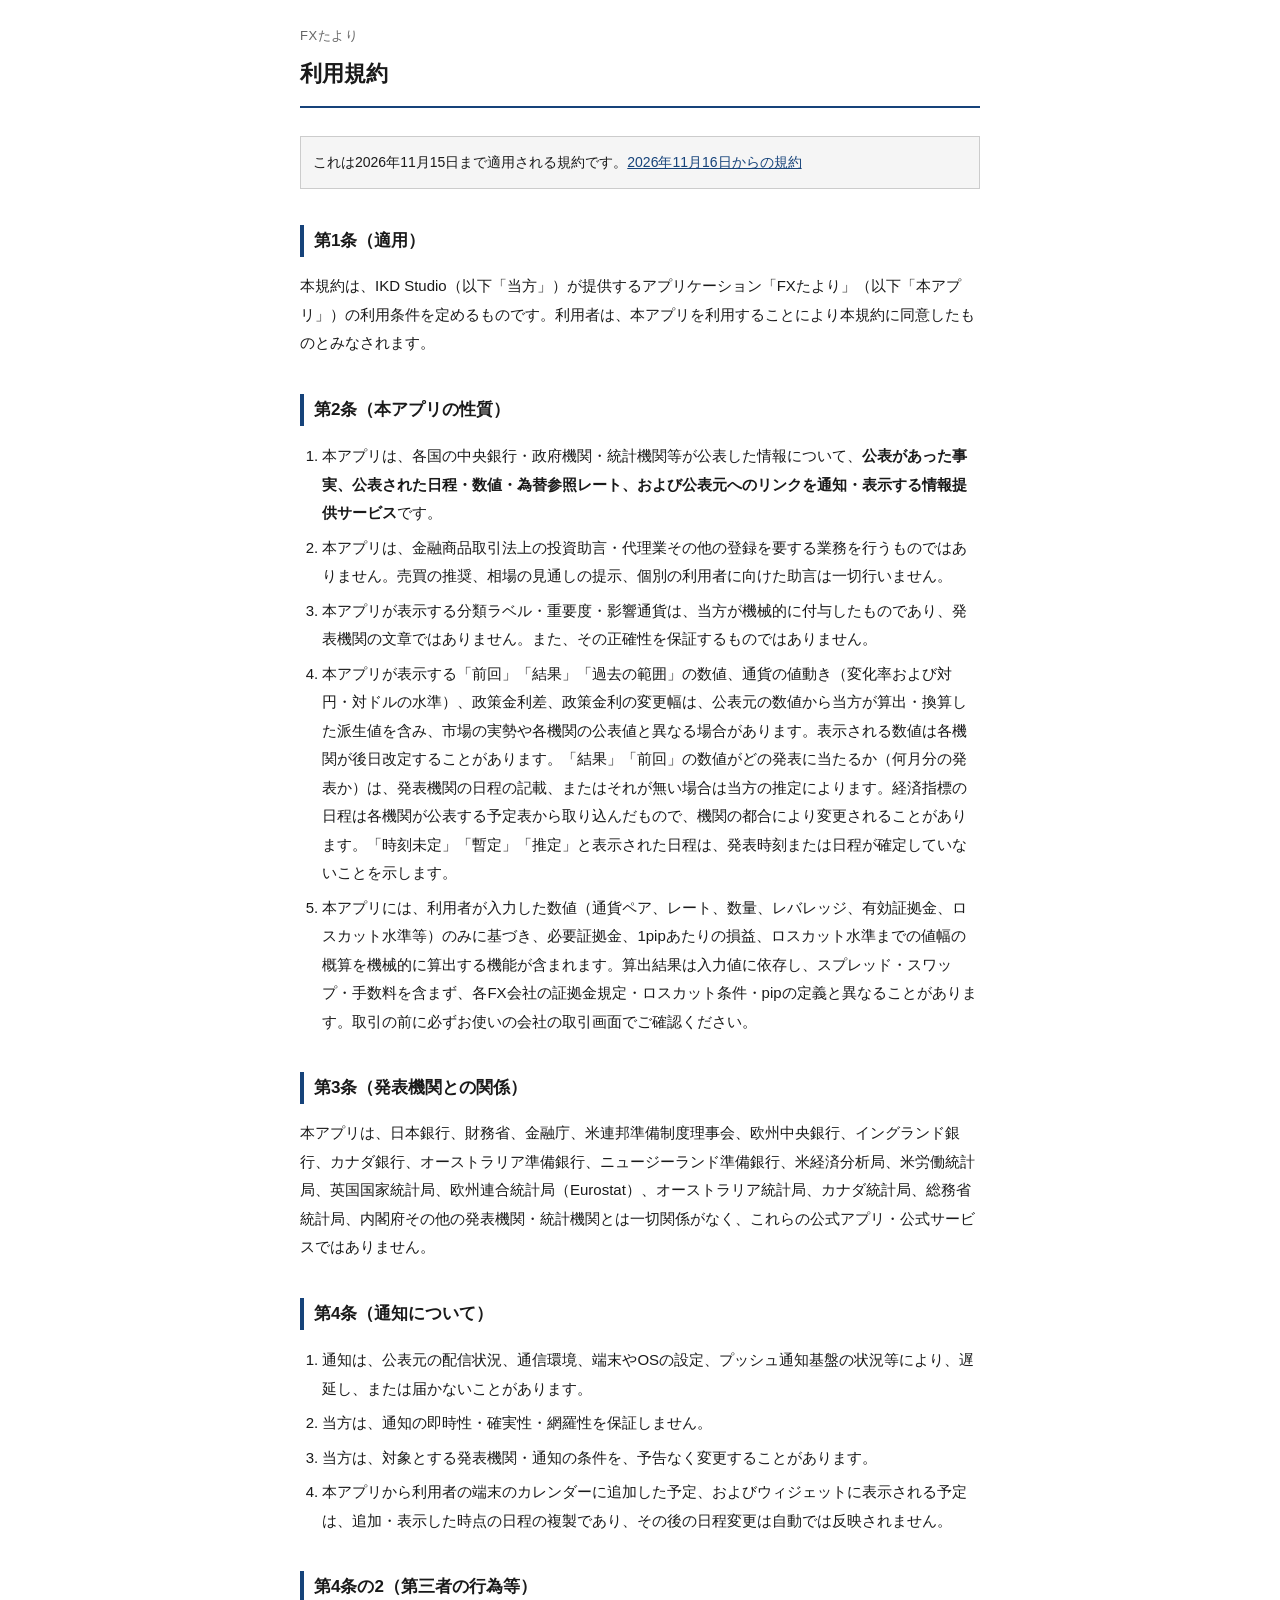
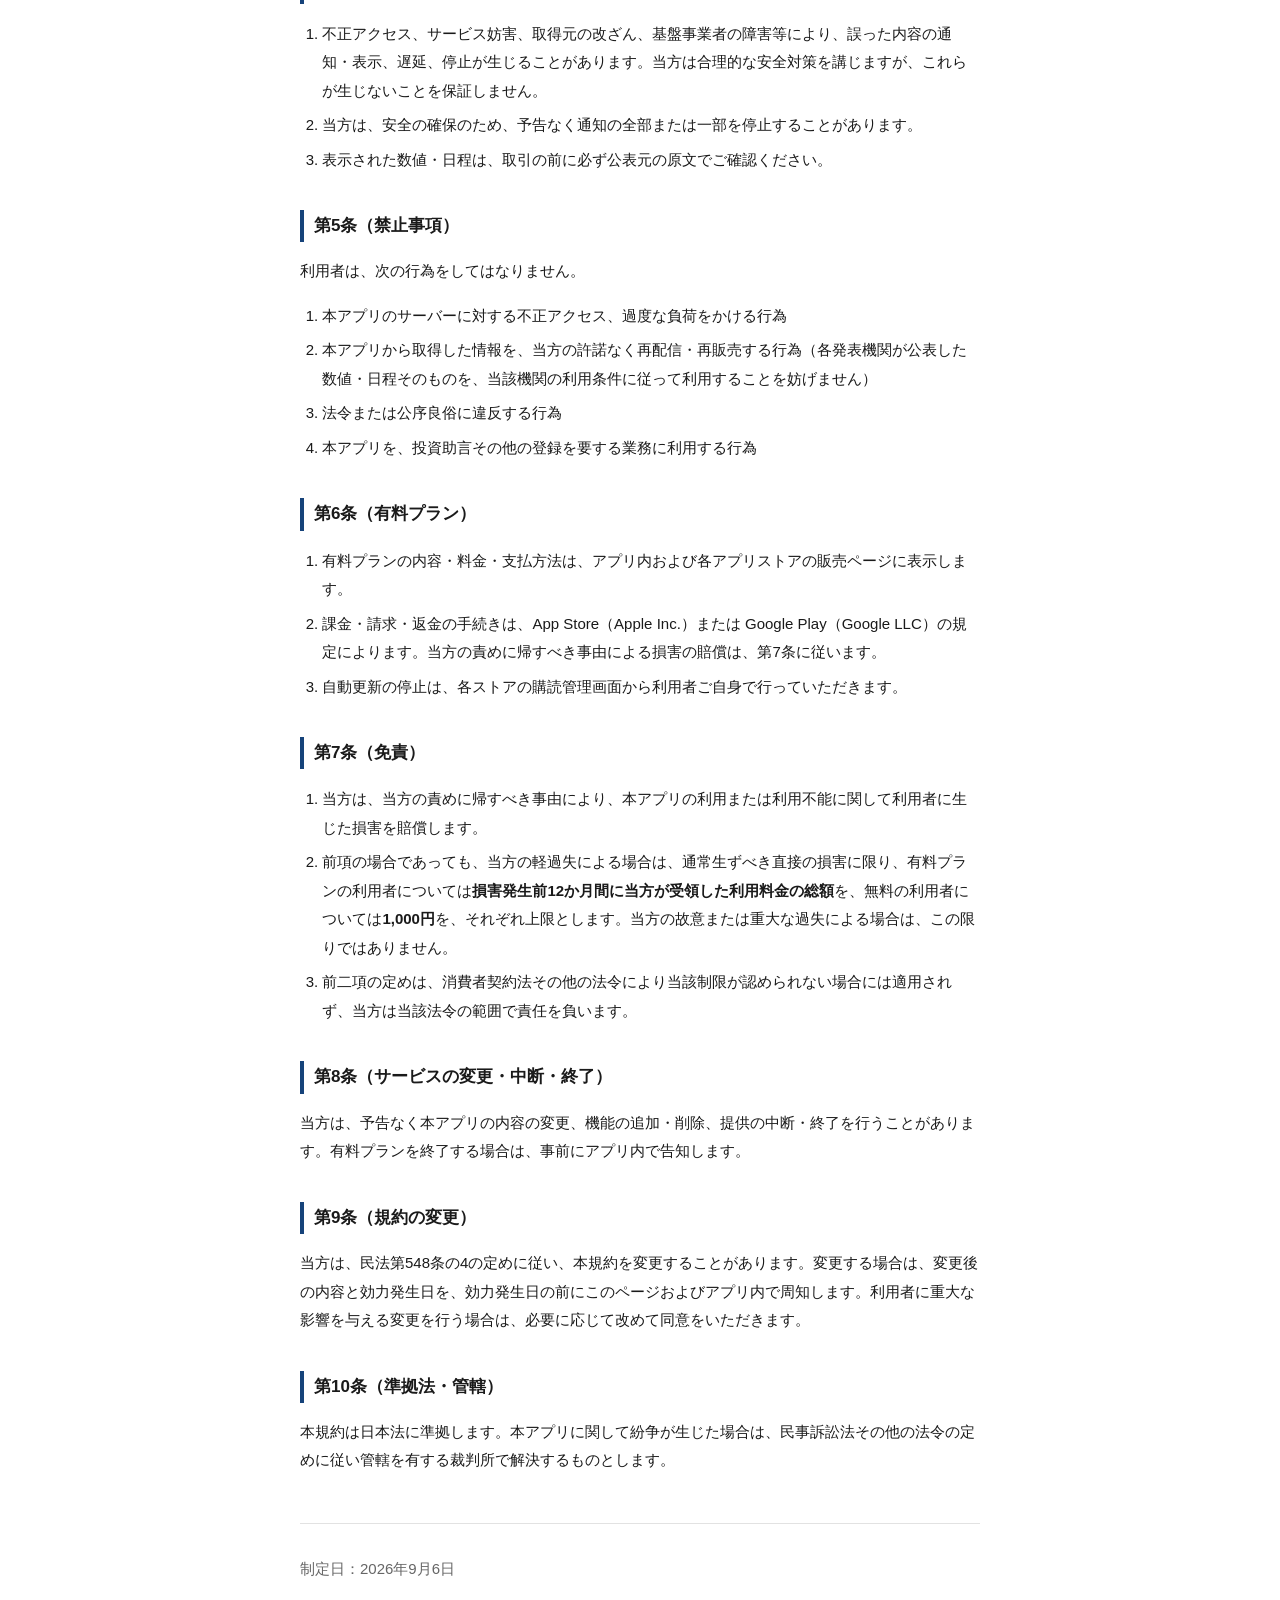
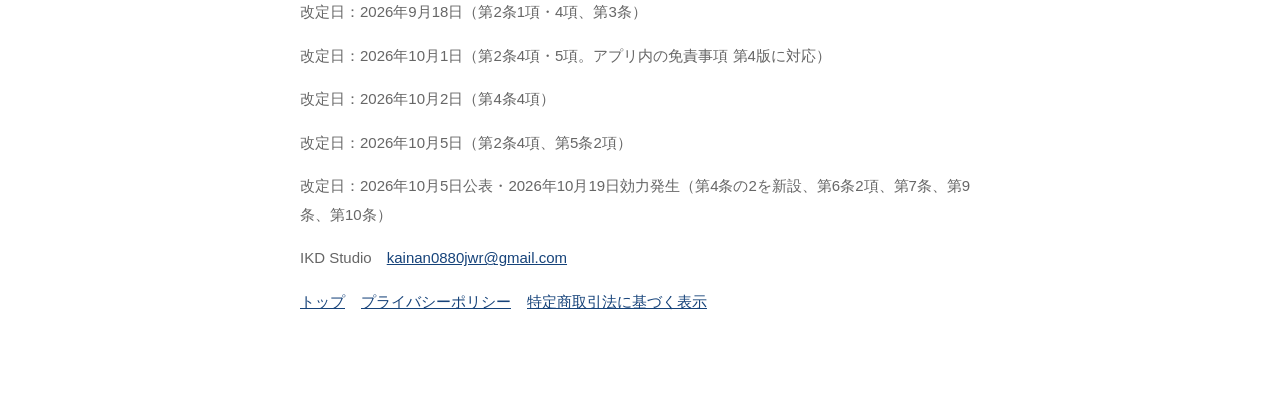
<file: terms_20261102.html>
<!DOCTYPE html>
<html lang="ja">
<head>
<meta charset="UTF-8">
<meta name="viewport" content="width=device-width, initial-scale=1">
<meta http-equiv="Content-Security-Policy" content="default-src 'none'; img-src 'self' data:; style-src 'self' 'unsafe-inline'; base-uri 'none'; form-action 'none'">
<meta name="referrer" content="strict-origin-when-cross-origin">
<title>利用規約 — FXたより</title>
<meta name="robots" content="noindex">
<link rel="stylesheet" href="style.css">
</head>
<body>
<header>
  <div class="app">FXたより</div>
  <h1>利用規約</h1>
</header>

<div class="note" style="border:1px solid #ccc;padding:12px;margin:12px 0">これは2026年11月15日まで適用される規約です。<a href="terms.html">2026年11月16日からの規約</a></div>

<h2>第1条（適用）</h2>
<p>本規約は、IKD Studio（以下「当方」）が提供するアプリケーション「FXたより」（以下「本アプリ」）の利用条件を定めるものです。利用者は、本アプリを利用することにより本規約に同意したものとみなされます。</p>

<h2>第2条（本アプリの性質）</h2>
<ol>
  <li>本アプリは、各国の中央銀行・政府機関・統計機関等が公表した情報について、<strong>公表があった事実、公表された日程・数値・為替参照レート、および公表元へのリンクを通知・表示する情報提供サービス</strong>です。</li>
  <li>本アプリは、金融商品取引法上の投資助言・代理業その他の登録を要する業務を行うものではありません。売買の推奨、相場の見通しの提示、個別の利用者に向けた助言は一切行いません。</li>
  <li>本アプリが表示する分類ラベル・重要度・影響通貨は、当方が機械的に付与したものであり、発表機関の文章ではありません。また、その正確性を保証するものではありません。</li>
  <li>本アプリが表示する「前回」「結果」「過去の範囲」の数値、通貨の値動き（変化率および対円・対ドルの水準）、政策金利差、政策金利の変更幅は、公表元の数値から当方が算出・換算した派生値を含み、市場の実勢や各機関の公表値と異なる場合があります。表示される数値は各機関が後日改定することがあります。「結果」「前回」の数値がどの発表に当たるか（何月分の発表か）は、発表機関の日程の記載、またはそれが無い場合は当方の推定によります。経済指標の日程は各機関が公表する予定表から取り込んだもので、機関の都合により変更されることがあります。「時刻未定」「暫定」「推定」と表示された日程は、発表時刻または日程が確定していないことを示します。</li>
  <li>本アプリには、利用者が入力した数値（通貨ペア、レート、数量、レバレッジ、有効証拠金、ロスカット水準等）のみに基づき、必要証拠金、1pipあたりの損益、ロスカット水準までの値幅の概算を機械的に算出する機能が含まれます。算出結果は入力値に依存し、スプレッド・スワップ・手数料を含まず、各FX会社の証拠金規定・ロスカット条件・pipの定義と異なることがあります。取引の前に必ずお使いの会社の取引画面でご確認ください。</li>
</ol>

<h2>第3条（発表機関との関係）</h2>
<p>本アプリは、日本銀行、財務省、金融庁、米連邦準備制度理事会、欧州中央銀行、イングランド銀行、カナダ銀行、オーストラリア準備銀行、ニュージーランド準備銀行、米経済分析局、米労働統計局、英国国家統計局、欧州連合統計局（Eurostat）、オーストラリア統計局、カナダ統計局、総務省統計局、内閣府その他の発表機関・統計機関とは一切関係がなく、これらの公式アプリ・公式サービスではありません。</p>

<h2>第4条（通知について）</h2>
<ol>
  <li>通知は、公表元の配信状況、通信環境、端末やOSの設定、プッシュ通知基盤の状況等により、遅延し、または届かないことがあります。</li>
  <li>当方は、通知の即時性・確実性・網羅性を保証しません。</li>
  <li>当方は、対象とする発表機関・通知の条件を、予告なく変更することがあります。</li>
  <li>本アプリから利用者の端末のカレンダーに追加した予定、およびウィジェットに表示される予定は、追加・表示した時点の日程の複製であり、その後の日程変更は自動では反映されません。</li>
</ol>

<h2>第4条の2（第三者の行為等）</h2>
<ol>
  <li>不正アクセス、サービス妨害、取得元の改ざん、基盤事業者の障害等により、誤った内容の通知・表示、遅延、停止が生じることがあります。当方は合理的な安全対策を講じますが、これらが生じないことを保証しません。</li>
  <li>当方は、安全の確保のため、予告なく通知の全部または一部を停止することがあります。</li>
  <li>表示された数値・日程は、取引の前に必ず公表元の原文でご確認ください。</li>
</ol>

<h2>第5条（禁止事項）</h2>
<p>利用者は、次の行為をしてはなりません。</p>
<ol>
  <li>本アプリのサーバーに対する不正アクセス、過度な負荷をかける行為</li>
  <li>本アプリから取得した情報を、当方の許諾なく再配信・再販売する行為（各発表機関が公表した数値・日程そのものを、当該機関の利用条件に従って利用することを妨げません）</li>
  <li>法令または公序良俗に違反する行為</li>
  <li>本アプリを、投資助言その他の登録を要する業務に利用する行為</li>
</ol>

<h2>第6条（有料プラン）</h2>
<ol>
  <li>有料プランの内容・料金・支払方法は、アプリ内および各アプリストアの販売ページに表示します。</li>
  <li>課金・請求・返金の手続きは、App Store（Apple Inc.）または Google Play（Google LLC）の規定によります。当方の責めに帰すべき事由による損害の賠償は、第7条に従います。</li>
  <li>自動更新の停止は、各ストアの購読管理画面から利用者ご自身で行っていただきます。</li>
</ol>

<h2>第7条（免責）</h2>
<ol>
  <li>当方は、当方の責めに帰すべき事由により、本アプリの利用または利用不能に関して利用者に生じた損害を賠償します。</li>
  <li>前項の場合であっても、当方の軽過失による場合は、通常生ずべき直接の損害に限り、有料プランの利用者については<strong>損害発生前12か月間に当方が受領した利用料金の総額</strong>を、無料の利用者については<strong>1,000円</strong>を、それぞれ上限とします。当方の故意または重大な過失による場合は、この限りではありません。</li>
  <li>前二項の定めは、消費者契約法その他の法令により当該制限が認められない場合には適用されず、当方は当該法令の範囲で責任を負います。</li>
</ol>

<h2>第8条（サービスの変更・中断・終了）</h2>
<p>当方は、予告なく本アプリの内容の変更、機能の追加・削除、提供の中断・終了を行うことがあります。有料プランを終了する場合は、事前にアプリ内で告知します。</p>

<h2>第9条（規約の変更）</h2>
<p>当方は、民法第548条の4の定めに従い、本規約を変更することがあります。変更する場合は、変更後の内容と効力発生日を、効力発生日の前にこのページおよびアプリ内で周知します。利用者に重大な影響を与える変更を行う場合は、必要に応じて改めて同意をいただきます。</p>

<h2>第10条（準拠法・管轄）</h2>
<p>本規約は日本法に準拠します。本アプリに関して紛争が生じた場合は、民事訴訟法その他の法令の定めに従い管轄を有する裁判所で解決するものとします。</p>

<footer>
  <p>制定日：2026年9月6日</p>
  <p>改定日：2026年9月18日（第2条1項・4項、第3条）</p>
  <p>改定日：2026年10月1日（第2条4項・5項。アプリ内の免責事項 第4版に対応）</p>
  <p>改定日：2026年10月2日（第4条4項）</p>
  <p>改定日：2026年10月5日（第2条4項、第5条2項）</p>
  <p>改定日：2026年10月5日公表・2026年10月19日効力発生（第4条の2を新設、第6条2項、第7条、第9条、第10条）</p>
  <p>IKD Studio　<a href="mailto:kainan0880jwr@gmail.com">kainan0880jwr@gmail.com</a></p>
  <p><a href="./">トップ</a><a href="privacy.html">プライバシーポリシー</a><a href="tokushoho.html">特定商取引法に基づく表示</a></p>
</footer>
</body>
</html>
</file>
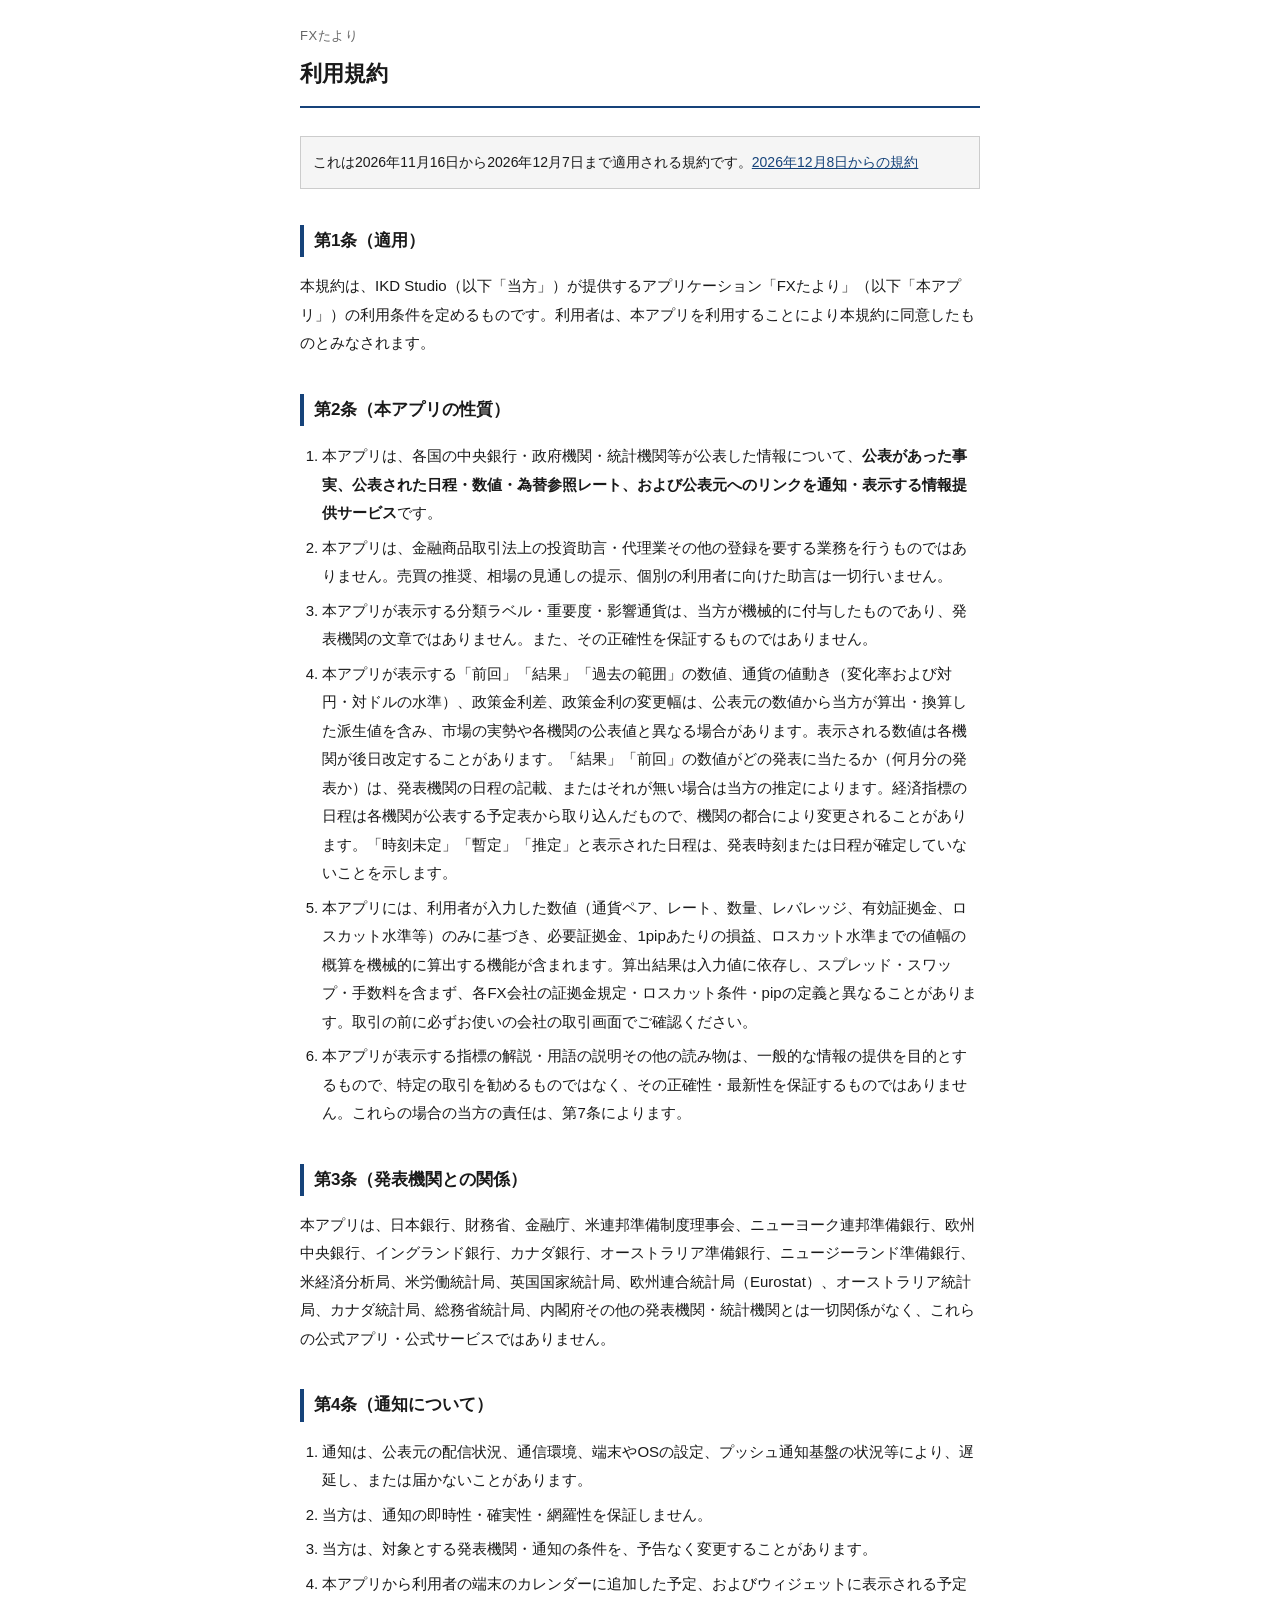
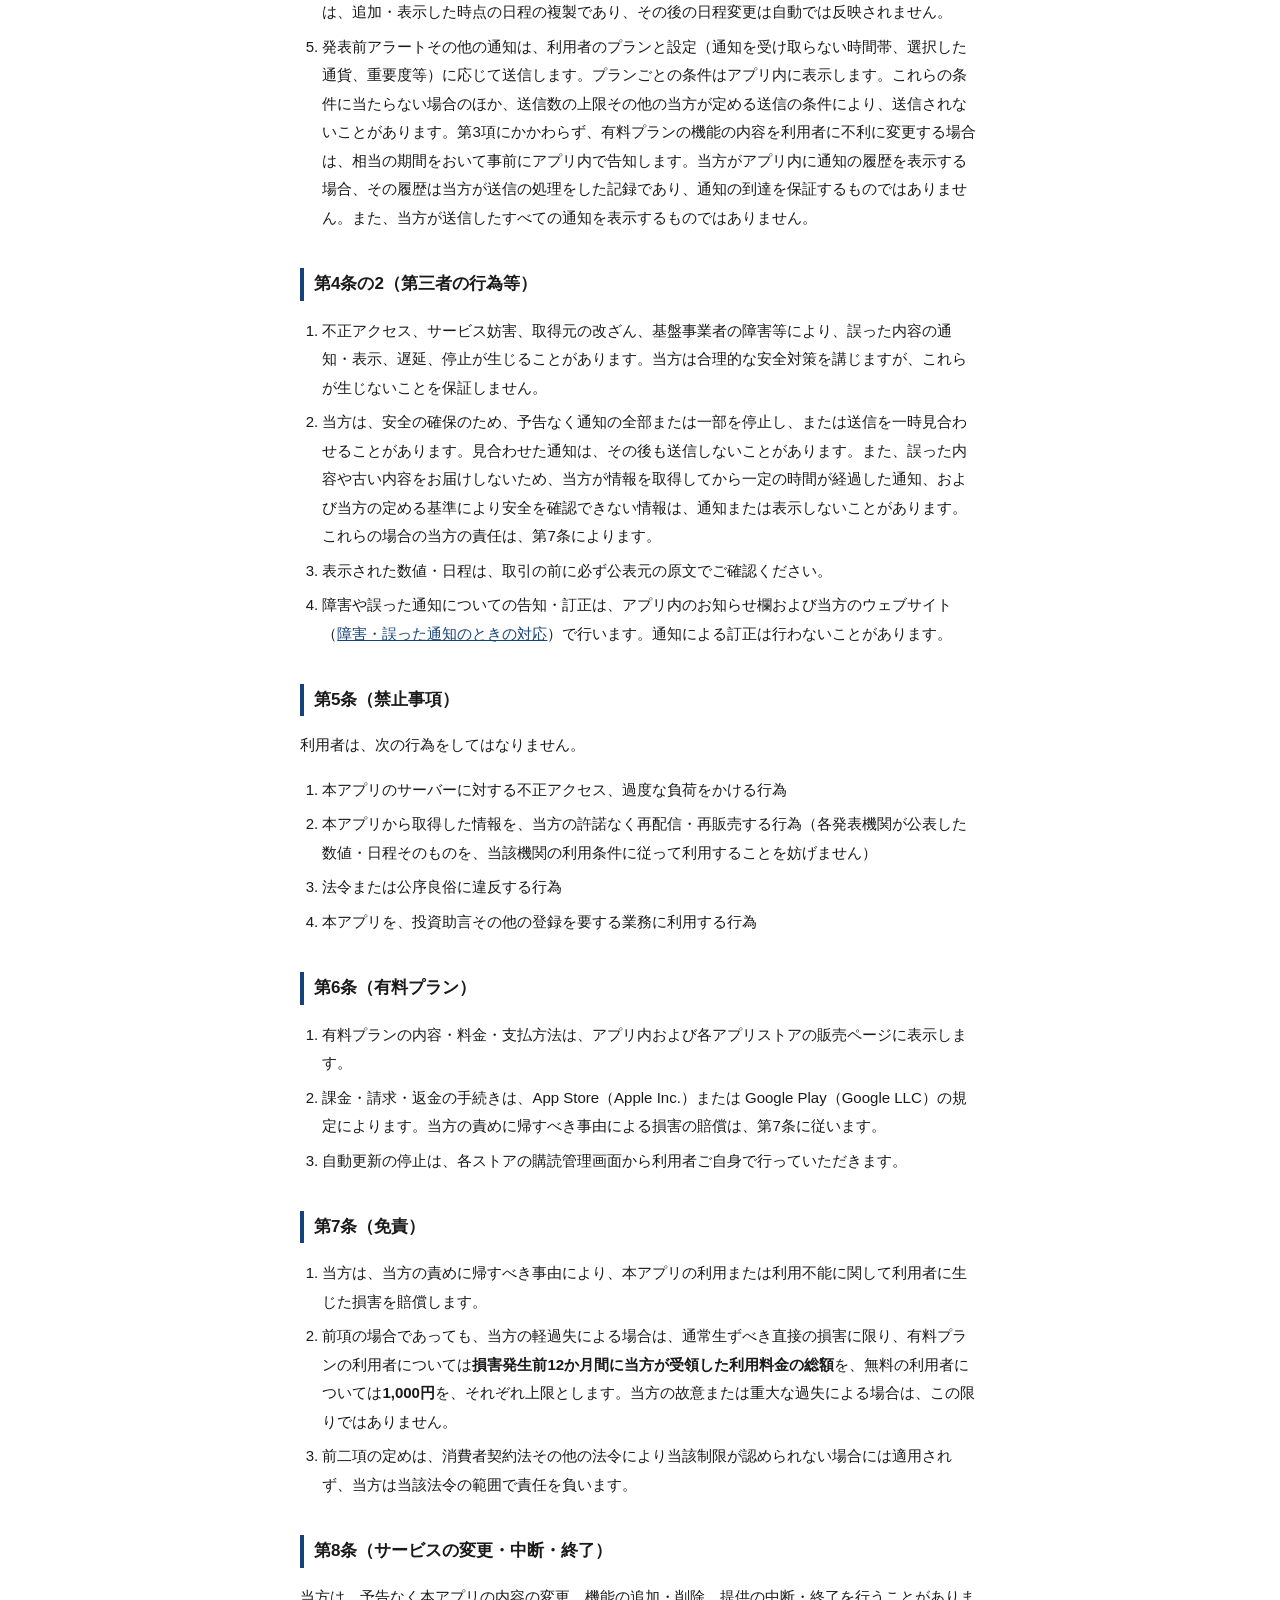
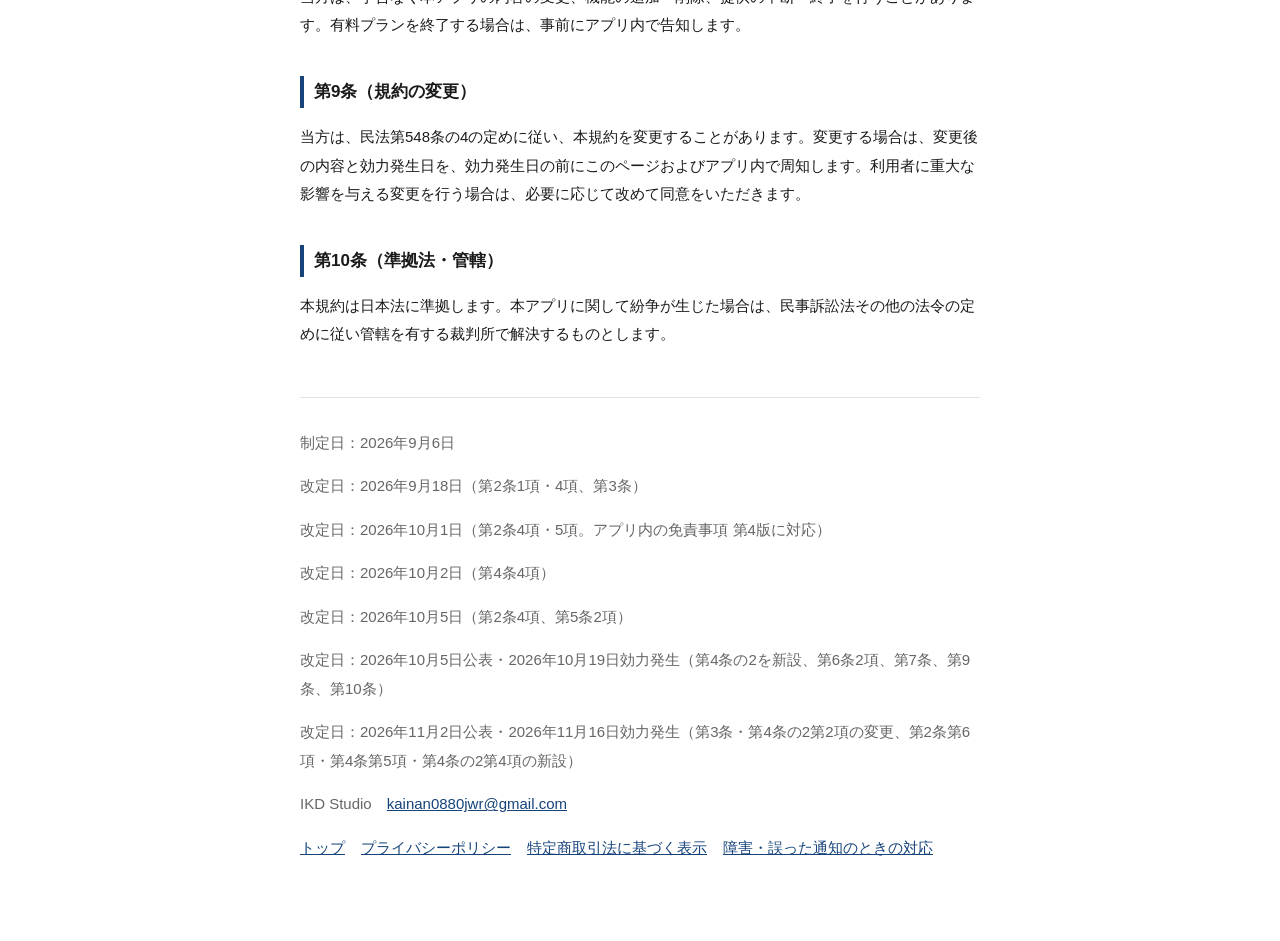
<file: terms_20261116.html>
<!DOCTYPE html>
<html lang="ja">
<head>
<meta charset="UTF-8">
<meta name="robots" content="noindex">
<meta name="viewport" content="width=device-width, initial-scale=1">
<meta http-equiv="Content-Security-Policy" content="default-src 'none'; img-src 'self' data:; style-src 'self' 'unsafe-inline'; base-uri 'none'; form-action 'none'">
<meta name="referrer" content="strict-origin-when-cross-origin">
<title>利用規約 — FXたより</title>
<meta name="description" content="FXたより（為替ニュース通知アプリ）の利用規約。サービスの内容、有料プラン「プラス」、免責事項、禁止事項など。">
<link rel="canonical" href="https://kainan0880jwr.github.io/fxtayori/terms.html">
<link rel="stylesheet" href="style.css">
</head>
<body>
<header>
  <div class="app">FXたより</div>
  <h1>利用規約</h1>
</header>

<div class="note" style="border:1px solid #ccc;padding:12px;margin:12px 0">これは2026年11月16日から2026年12月7日まで適用される規約です。<a href="terms.html">2026年12月8日からの規約</a></div>

<h2>第1条（適用）</h2>
<p>本規約は、IKD Studio（以下「当方」）が提供するアプリケーション「FXたより」（以下「本アプリ」）の利用条件を定めるものです。利用者は、本アプリを利用することにより本規約に同意したものとみなされます。</p>

<h2>第2条（本アプリの性質）</h2>
<ol>
  <li>本アプリは、各国の中央銀行・政府機関・統計機関等が公表した情報について、<strong>公表があった事実、公表された日程・数値・為替参照レート、および公表元へのリンクを通知・表示する情報提供サービス</strong>です。</li>
  <li>本アプリは、金融商品取引法上の投資助言・代理業その他の登録を要する業務を行うものではありません。売買の推奨、相場の見通しの提示、個別の利用者に向けた助言は一切行いません。</li>
  <li>本アプリが表示する分類ラベル・重要度・影響通貨は、当方が機械的に付与したものであり、発表機関の文章ではありません。また、その正確性を保証するものではありません。</li>
  <li>本アプリが表示する「前回」「結果」「過去の範囲」の数値、通貨の値動き（変化率および対円・対ドルの水準）、政策金利差、政策金利の変更幅は、公表元の数値から当方が算出・換算した派生値を含み、市場の実勢や各機関の公表値と異なる場合があります。表示される数値は各機関が後日改定することがあります。「結果」「前回」の数値がどの発表に当たるか（何月分の発表か）は、発表機関の日程の記載、またはそれが無い場合は当方の推定によります。経済指標の日程は各機関が公表する予定表から取り込んだもので、機関の都合により変更されることがあります。「時刻未定」「暫定」「推定」と表示された日程は、発表時刻または日程が確定していないことを示します。</li>
  <li>本アプリには、利用者が入力した数値（通貨ペア、レート、数量、レバレッジ、有効証拠金、ロスカット水準等）のみに基づき、必要証拠金、1pipあたりの損益、ロスカット水準までの値幅の概算を機械的に算出する機能が含まれます。算出結果は入力値に依存し、スプレッド・スワップ・手数料を含まず、各FX会社の証拠金規定・ロスカット条件・pipの定義と異なることがあります。取引の前に必ずお使いの会社の取引画面でご確認ください。</li>
  <li>本アプリが表示する指標の解説・用語の説明その他の読み物は、一般的な情報の提供を目的とするもので、特定の取引を勧めるものではなく、その正確性・最新性を保証するものではありません。これらの場合の当方の責任は、第7条によります。</li>
</ol>

<h2>第3条（発表機関との関係）</h2>
<p>本アプリは、日本銀行、財務省、金融庁、米連邦準備制度理事会、ニューヨーク連邦準備銀行、欧州中央銀行、イングランド銀行、カナダ銀行、オーストラリア準備銀行、ニュージーランド準備銀行、米経済分析局、米労働統計局、英国国家統計局、欧州連合統計局（Eurostat）、オーストラリア統計局、カナダ統計局、総務省統計局、内閣府その他の発表機関・統計機関とは一切関係がなく、これらの公式アプリ・公式サービスではありません。</p>

<h2>第4条（通知について）</h2>
<ol>
  <li>通知は、公表元の配信状況、通信環境、端末やOSの設定、プッシュ通知基盤の状況等により、遅延し、または届かないことがあります。</li>
  <li>当方は、通知の即時性・確実性・網羅性を保証しません。</li>
  <li>当方は、対象とする発表機関・通知の条件を、予告なく変更することがあります。</li>
  <li>本アプリから利用者の端末のカレンダーに追加した予定、およびウィジェットに表示される予定は、追加・表示した時点の日程の複製であり、その後の日程変更は自動では反映されません。</li>
  <li>発表前アラートその他の通知は、利用者のプランと設定（通知を受け取らない時間帯、選択した通貨、重要度等）に応じて送信します。プランごとの条件はアプリ内に表示します。これらの条件に当たらない場合のほか、送信数の上限その他の当方が定める送信の条件により、送信されないことがあります。第3項にかかわらず、有料プランの機能の内容を利用者に不利に変更する場合は、相当の期間をおいて事前にアプリ内で告知します。当方がアプリ内に通知の履歴を表示する場合、その履歴は当方が送信の処理をした記録であり、通知の到達を保証するものではありません。また、当方が送信したすべての通知を表示するものではありません。</li>
</ol>

<h2>第4条の2（第三者の行為等）</h2>
<ol>
  <li>不正アクセス、サービス妨害、取得元の改ざん、基盤事業者の障害等により、誤った内容の通知・表示、遅延、停止が生じることがあります。当方は合理的な安全対策を講じますが、これらが生じないことを保証しません。</li>
  <li>当方は、安全の確保のため、予告なく通知の全部または一部を停止し、または送信を一時見合わせることがあります。見合わせた通知は、その後も送信しないことがあります。また、誤った内容や古い内容をお届けしないため、当方が情報を取得してから一定の時間が経過した通知、および当方の定める基準により安全を確認できない情報は、通知または表示しないことがあります。これらの場合の当方の責任は、第7条によります。</li>
  <li>表示された数値・日程は、取引の前に必ず公表元の原文でご確認ください。</li>
  <li>障害や誤った通知についての告知・訂正は、アプリ内のお知らせ欄および当方のウェブサイト（<a href="incident.html">障害・誤った通知のときの対応</a>）で行います。通知による訂正は行わないことがあります。</li>
</ol>

<h2>第5条（禁止事項）</h2>
<p>利用者は、次の行為をしてはなりません。</p>
<ol>
  <li>本アプリのサーバーに対する不正アクセス、過度な負荷をかける行為</li>
  <li>本アプリから取得した情報を、当方の許諾なく再配信・再販売する行為（各発表機関が公表した数値・日程そのものを、当該機関の利用条件に従って利用することを妨げません）</li>
  <li>法令または公序良俗に違反する行為</li>
  <li>本アプリを、投資助言その他の登録を要する業務に利用する行為</li>
</ol>

<h2>第6条（有料プラン）</h2>
<ol>
  <li>有料プランの内容・料金・支払方法は、アプリ内および各アプリストアの販売ページに表示します。</li>
  <li>課金・請求・返金の手続きは、App Store（Apple Inc.）または Google Play（Google LLC）の規定によります。当方の責めに帰すべき事由による損害の賠償は、第7条に従います。</li>
  <li>自動更新の停止は、各ストアの購読管理画面から利用者ご自身で行っていただきます。</li>
</ol>

<h2>第7条（免責）</h2>
<ol>
  <li>当方は、当方の責めに帰すべき事由により、本アプリの利用または利用不能に関して利用者に生じた損害を賠償します。</li>
  <li>前項の場合であっても、当方の軽過失による場合は、通常生ずべき直接の損害に限り、有料プランの利用者については<strong>損害発生前12か月間に当方が受領した利用料金の総額</strong>を、無料の利用者については<strong>1,000円</strong>を、それぞれ上限とします。当方の故意または重大な過失による場合は、この限りではありません。</li>
  <li>前二項の定めは、消費者契約法その他の法令により当該制限が認められない場合には適用されず、当方は当該法令の範囲で責任を負います。</li>
</ol>

<h2>第8条（サービスの変更・中断・終了）</h2>
<p>当方は、予告なく本アプリの内容の変更、機能の追加・削除、提供の中断・終了を行うことがあります。有料プランを終了する場合は、事前にアプリ内で告知します。</p>

<h2>第9条（規約の変更）</h2>
<p>当方は、民法第548条の4の定めに従い、本規約を変更することがあります。変更する場合は、変更後の内容と効力発生日を、効力発生日の前にこのページおよびアプリ内で周知します。利用者に重大な影響を与える変更を行う場合は、必要に応じて改めて同意をいただきます。</p>

<h2>第10条（準拠法・管轄）</h2>
<p>本規約は日本法に準拠します。本アプリに関して紛争が生じた場合は、民事訴訟法その他の法令の定めに従い管轄を有する裁判所で解決するものとします。</p>

<footer>
  <p>制定日：2026年9月6日</p>
  <p>改定日：2026年9月18日（第2条1項・4項、第3条）</p>
  <p>改定日：2026年10月1日（第2条4項・5項。アプリ内の免責事項 第4版に対応）</p>
  <p>改定日：2026年10月2日（第4条4項）</p>
  <p>改定日：2026年10月5日（第2条4項、第5条2項）</p>
  <p>改定日：2026年10月5日公表・2026年10月19日効力発生（第4条の2を新設、第6条2項、第7条、第9条、第10条）</p>
  <p>改定日：2026年11月2日公表・2026年11月16日効力発生（第3条・第4条の2第2項の変更、第2条第6項・第4条第5項・第4条の2第4項の新設）</p>
  <p>IKD Studio　<a href="mailto:kainan0880jwr@gmail.com">kainan0880jwr@gmail.com</a></p>
  <p><a href="./">トップ</a><a href="privacy.html">プライバシーポリシー</a><a href="tokushoho.html">特定商取引法に基づく表示</a><a href="incident.html">障害・誤った通知のときの対応</a></p>
</footer>
</body>
</html>
</file>
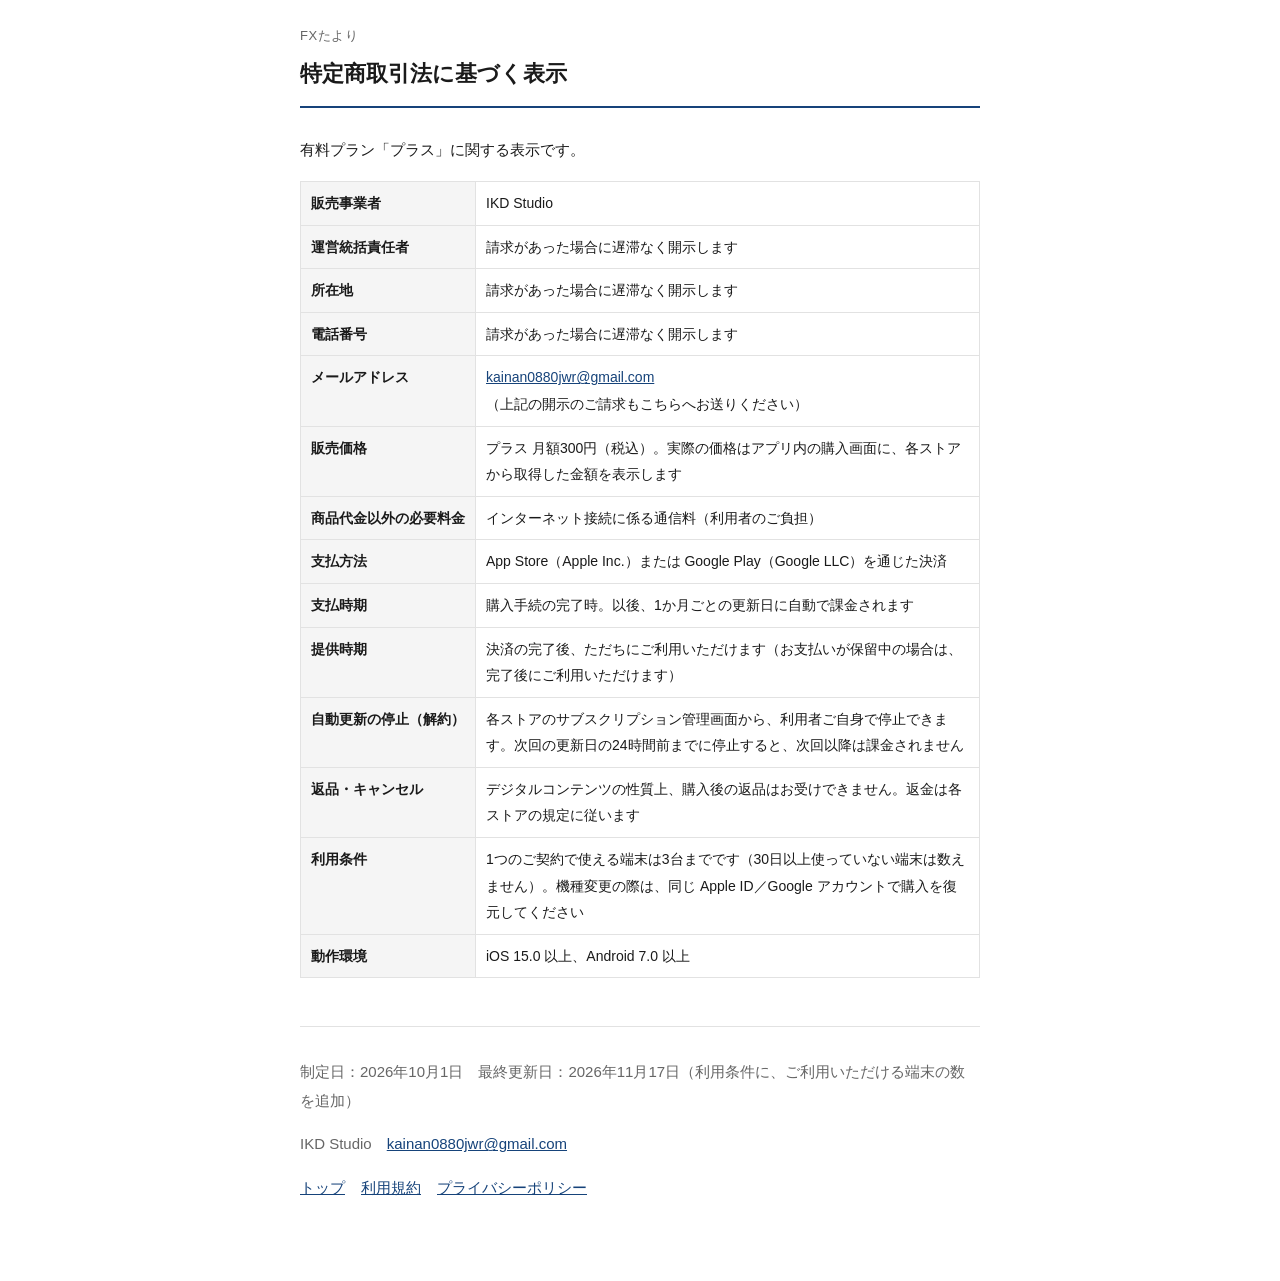
<file: tokushoho.html>
<!DOCTYPE html>
<html lang="ja">
<head>
<meta charset="UTF-8">
<meta name="viewport" content="width=device-width, initial-scale=1">
<meta http-equiv="Content-Security-Policy" content="default-src 'none'; img-src 'self' data:; style-src 'self' 'unsafe-inline'; base-uri 'none'; form-action 'none'">
<meta name="referrer" content="strict-origin-when-cross-origin">
<title>特定商取引法に基づく表示 — FXたより</title>
<meta name="description" content="FXたより プラス（月額300円・税込）の特定商取引法に基づく表示。事業者、価格、支払いの時期と方法、提供の時期、解約について。">
<link rel="canonical" href="https://kainan0880jwr.github.io/fxtayori/tokushoho.html">
<link rel="stylesheet" href="style.css">
</head>
<body>
<header>
  <div class="app">FXたより</div>
  <h1>特定商取引法に基づく表示</h1>
</header>

<p>有料プラン「プラス」に関する表示です。</p>

<table>
  <tr><th>販売事業者</th><td>IKD Studio</td></tr>
  <tr><th>運営統括責任者</th><td>請求があった場合に遅滞なく開示します</td></tr>
  <tr><th>所在地</th><td>請求があった場合に遅滞なく開示します</td></tr>
  <tr><th>電話番号</th><td>請求があった場合に遅滞なく開示します</td></tr>
  <tr><th>メールアドレス</th><td><a href="mailto:kainan0880jwr@gmail.com">kainan0880jwr@gmail.com</a><br>（上記の開示のご請求もこちらへお送りください）</td></tr>
  <tr><th>販売価格</th><td>プラス 月額300円（税込）。実際の価格はアプリ内の購入画面に、各ストアから取得した金額を表示します</td></tr>
  <tr><th>商品代金以外の必要料金</th><td>インターネット接続に係る通信料（利用者のご負担）</td></tr>
  <tr><th>支払方法</th><td>App Store（Apple Inc.）または Google Play（Google LLC）を通じた決済</td></tr>
  <tr><th>支払時期</th><td>購入手続の完了時。以後、1か月ごとの更新日に自動で課金されます</td></tr>
  <tr><th>提供時期</th><td>決済の完了後、ただちにご利用いただけます（お支払いが保留中の場合は、完了後にご利用いただけます）</td></tr>
  <tr><th>自動更新の停止（解約）</th><td>各ストアのサブスクリプション管理画面から、利用者ご自身で停止できます。次回の更新日の24時間前までに停止すると、次回以降は課金されません</td></tr>
  <tr><th>返品・キャンセル</th><td>デジタルコンテンツの性質上、購入後の返品はお受けできません。返金は各ストアの規定に従います</td></tr>
  <tr><th>利用条件</th><td>1つのご契約で使える端末は3台までです（30日以上使っていない端末は数えません）。機種変更の際は、同じ Apple ID／Google アカウントで購入を復元してください</td></tr>
  <tr><th>動作環境</th><td>iOS 15.0 以上、Android 7.0 以上</td></tr>
</table>

<footer>
  <p>制定日：2026年10月1日　最終更新日：2026年11月17日（利用条件に、ご利用いただける端末の数を追加）</p>
  <p>IKD Studio　<a href="mailto:kainan0880jwr@gmail.com">kainan0880jwr@gmail.com</a></p>
  <p><a href="./">トップ</a><a href="terms.html">利用規約</a><a href="privacy.html">プライバシーポリシー</a></p>
</footer>
</body>
</html>
</file>
<file: style.css>
/* FXたより 法務ページ 共通スタイル
   ★アプリ内のリンクから開かれるため、スマートフォンでの可読性を最優先にする。
   外部のCSSやフォントを読み込まない（表示が遅れる／読み込めない環境があるため）。*/
:root {
  --text: #1a1a1a;
  --muted: #666;
  --line: #e2e2e2;
  --accent: #16437a;
  --bg: #ffffff;
}
@media (prefers-color-scheme: dark) {
  :root {
    --text: #e8e8e8;
    --muted: #a0a0a0;
    --line: #333;
    --accent: #7fb0e8;
    --bg: #141414;
  }
}
* { box-sizing: border-box; }
body {
  margin: 0;
  padding: 24px 20px 64px;
  max-width: 720px;
  margin-inline: auto;
  background: var(--bg);
  color: var(--text);
  font-family: -apple-system, BlinkMacSystemFont, "Hiragino Sans", "Noto Sans JP", sans-serif;
  line-height: 1.9;
  font-size: 16px;
  -webkit-text-size-adjust: 100%;
}
header { border-bottom: 2px solid var(--accent); padding-bottom: 12px; margin-bottom: 28px; }
header .app { font-size: 13px; color: var(--muted); letter-spacing: .04em; }
h1 { font-size: 22px; margin: 4px 0 0; }
h2 {
  font-size: 17px;
  margin: 36px 0 12px;
  padding-left: 10px;
  border-left: 4px solid var(--accent);
}
h3 { font-size: 15px; margin: 24px 0 8px; }
p, li { font-size: 15px; }
ol, ul { padding-left: 1.4em; }
li { margin-bottom: 6px; }
table {
  width: 100%;
  border-collapse: collapse;
  margin: 16px 0;
  font-size: 14px;
  display: block;
  overflow-x: auto;
}
th, td { border: 1px solid var(--line); padding: 8px 10px; text-align: left; vertical-align: top; }
th { background: rgba(127,127,127,.08); font-weight: 600; white-space: nowrap; }
a { color: var(--accent); }
.note {
  background: rgba(127,127,127,.08);
  border-left: 3px solid var(--muted);
  padding: 12px 14px;
  margin: 16px 0;
  font-size: 14px;
}
footer {
  margin-top: 48px;
  padding-top: 16px;
  border-top: 1px solid var(--line);
  color: var(--muted);
  font-size: 13px;
}
footer a { margin-right: 16px; }
dl.terms { margin: 12px 0 24px; }
dl.terms dt { font-weight: 700; margin-top: 20px; scroll-margin-top: 16px; }
dl.terms dd { margin: 4px 0 0; font-size: 15px; }
.reading { font-weight: 400; font-size: 13px; color: var(--muted); margin-left: 4px; }
.aka { display: inline-block; margin-top: 4px; font-size: 13px; color: var(--muted); }
.checked { font-size: 13px; color: var(--muted); }
h2[id] { scroll-margin-top: 16px; }
header .app a { color: inherit; text-decoration: none; }
header .app a.back { display: inline-block; min-height: 44px; line-height: 44px; font-size: 14px; color: var(--accent); }
.app-line { font-size: 14px; }
.app-line a { display: inline-block; margin-right: 12px; }
</file>
